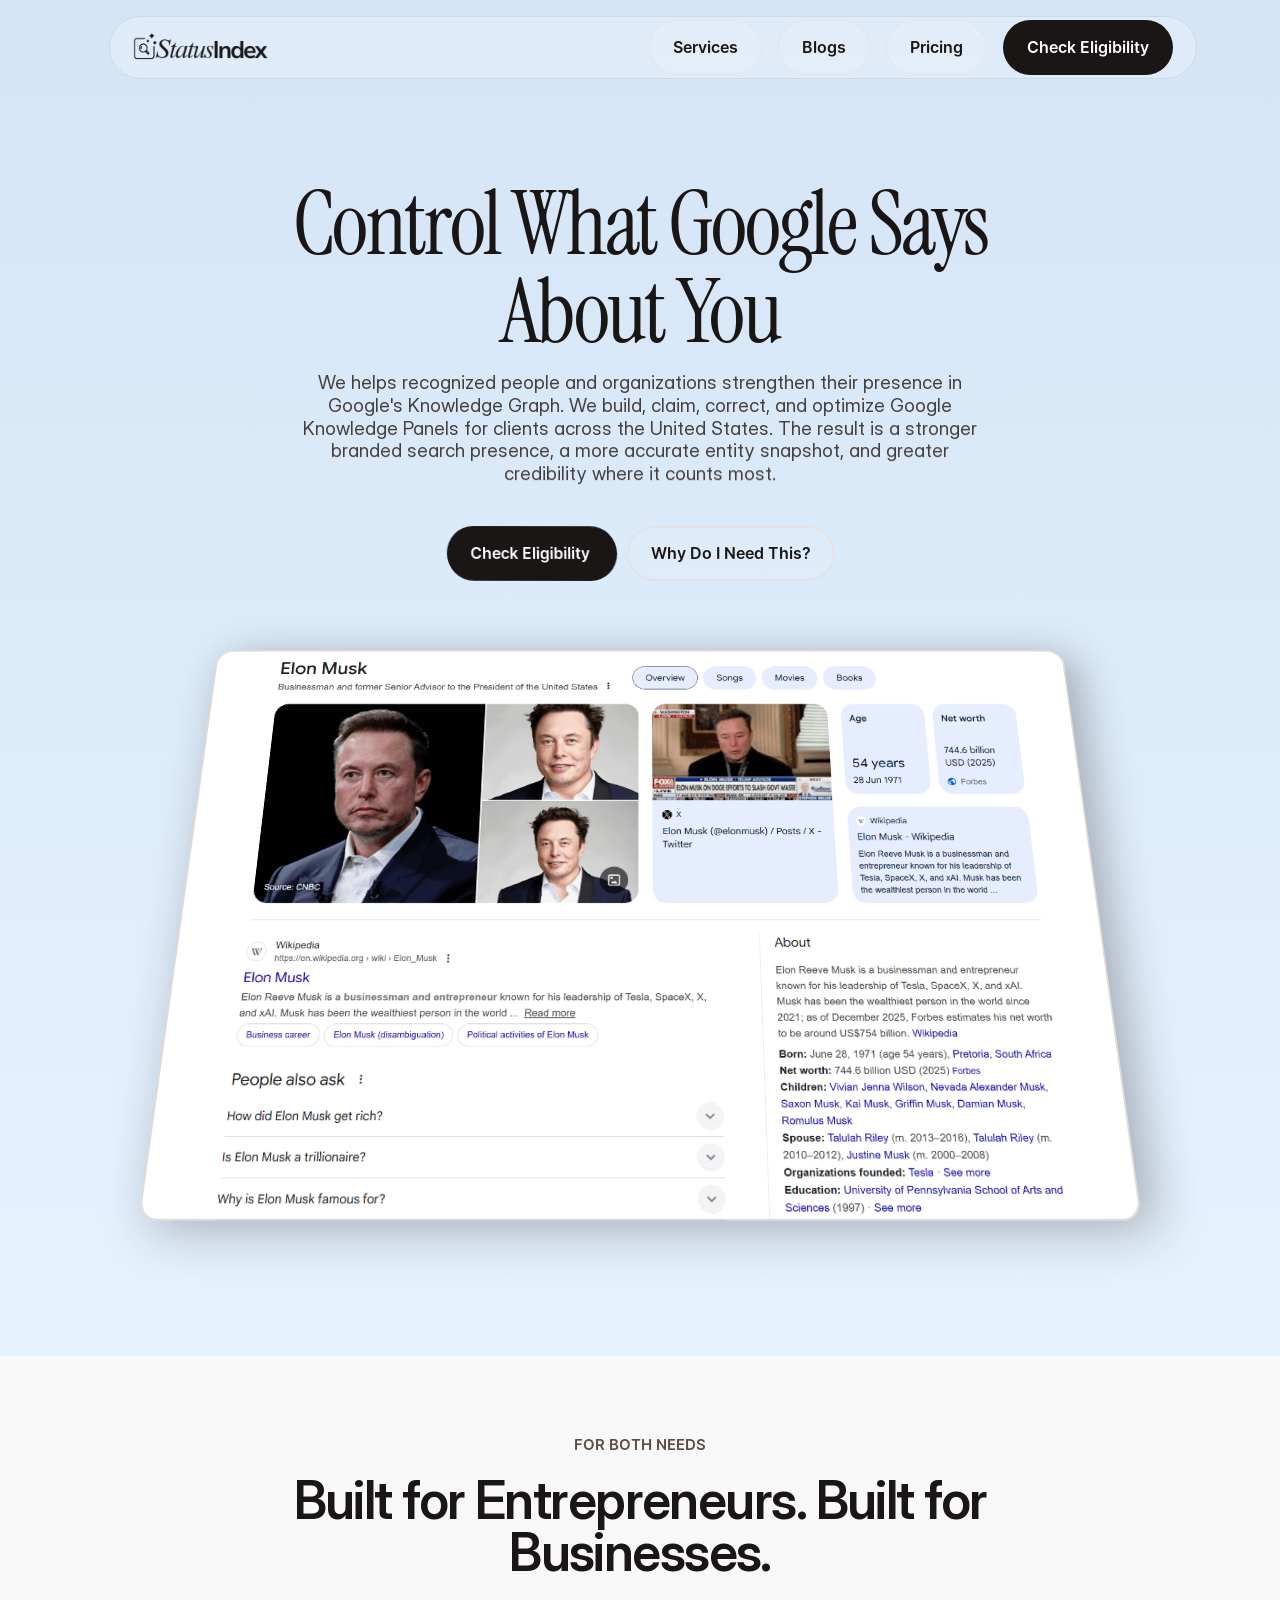
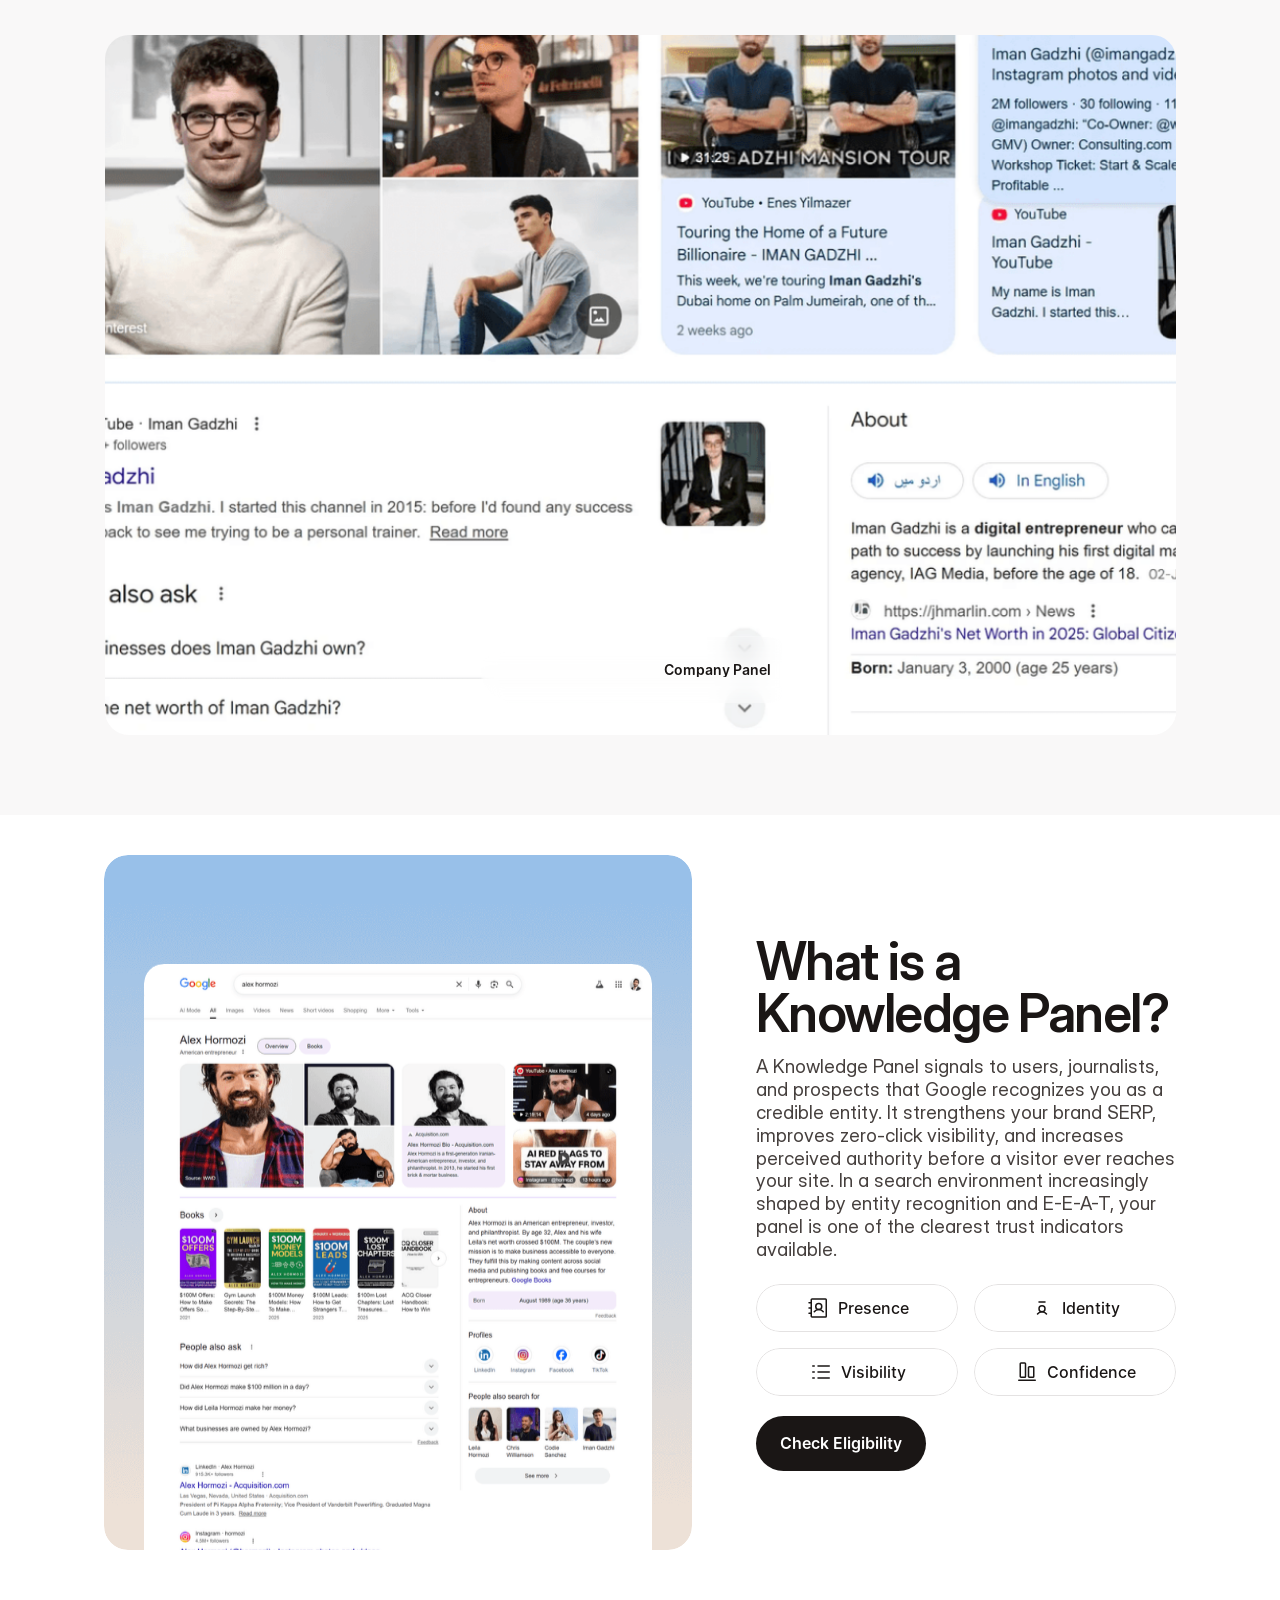
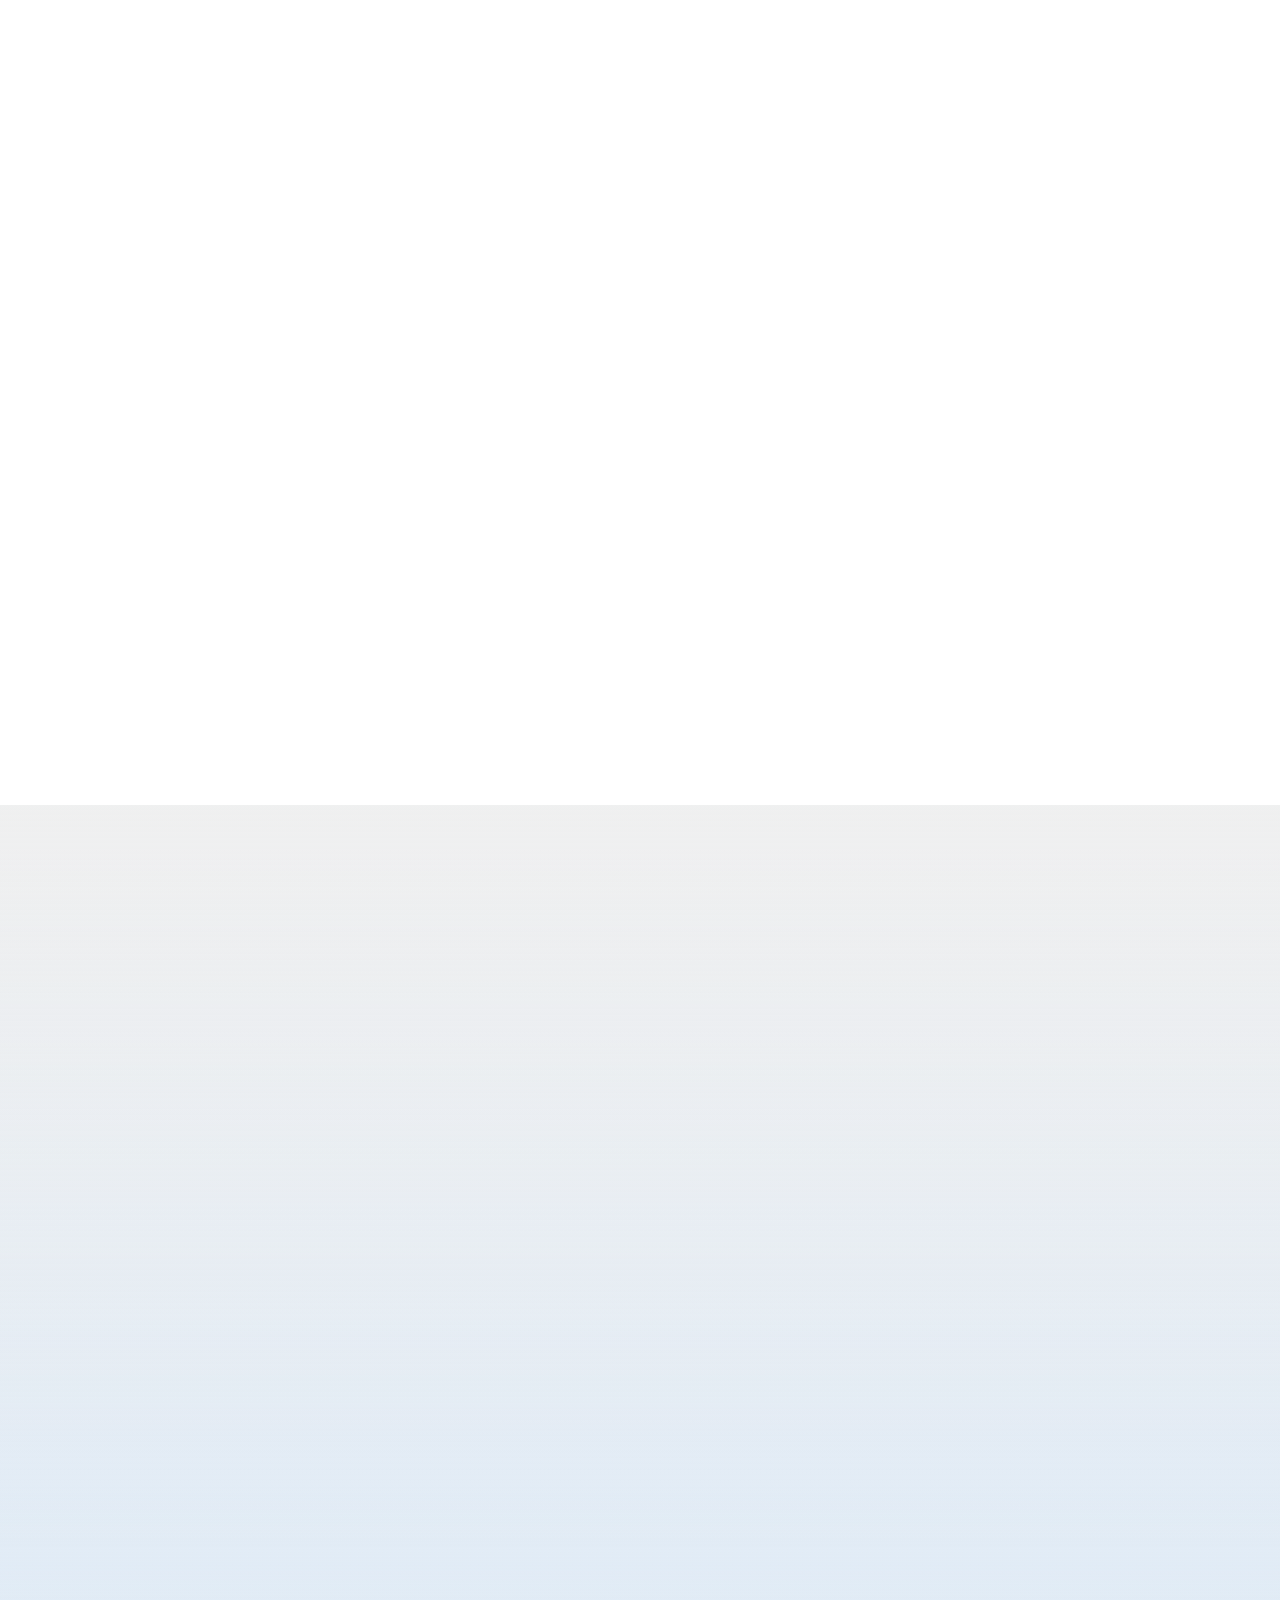
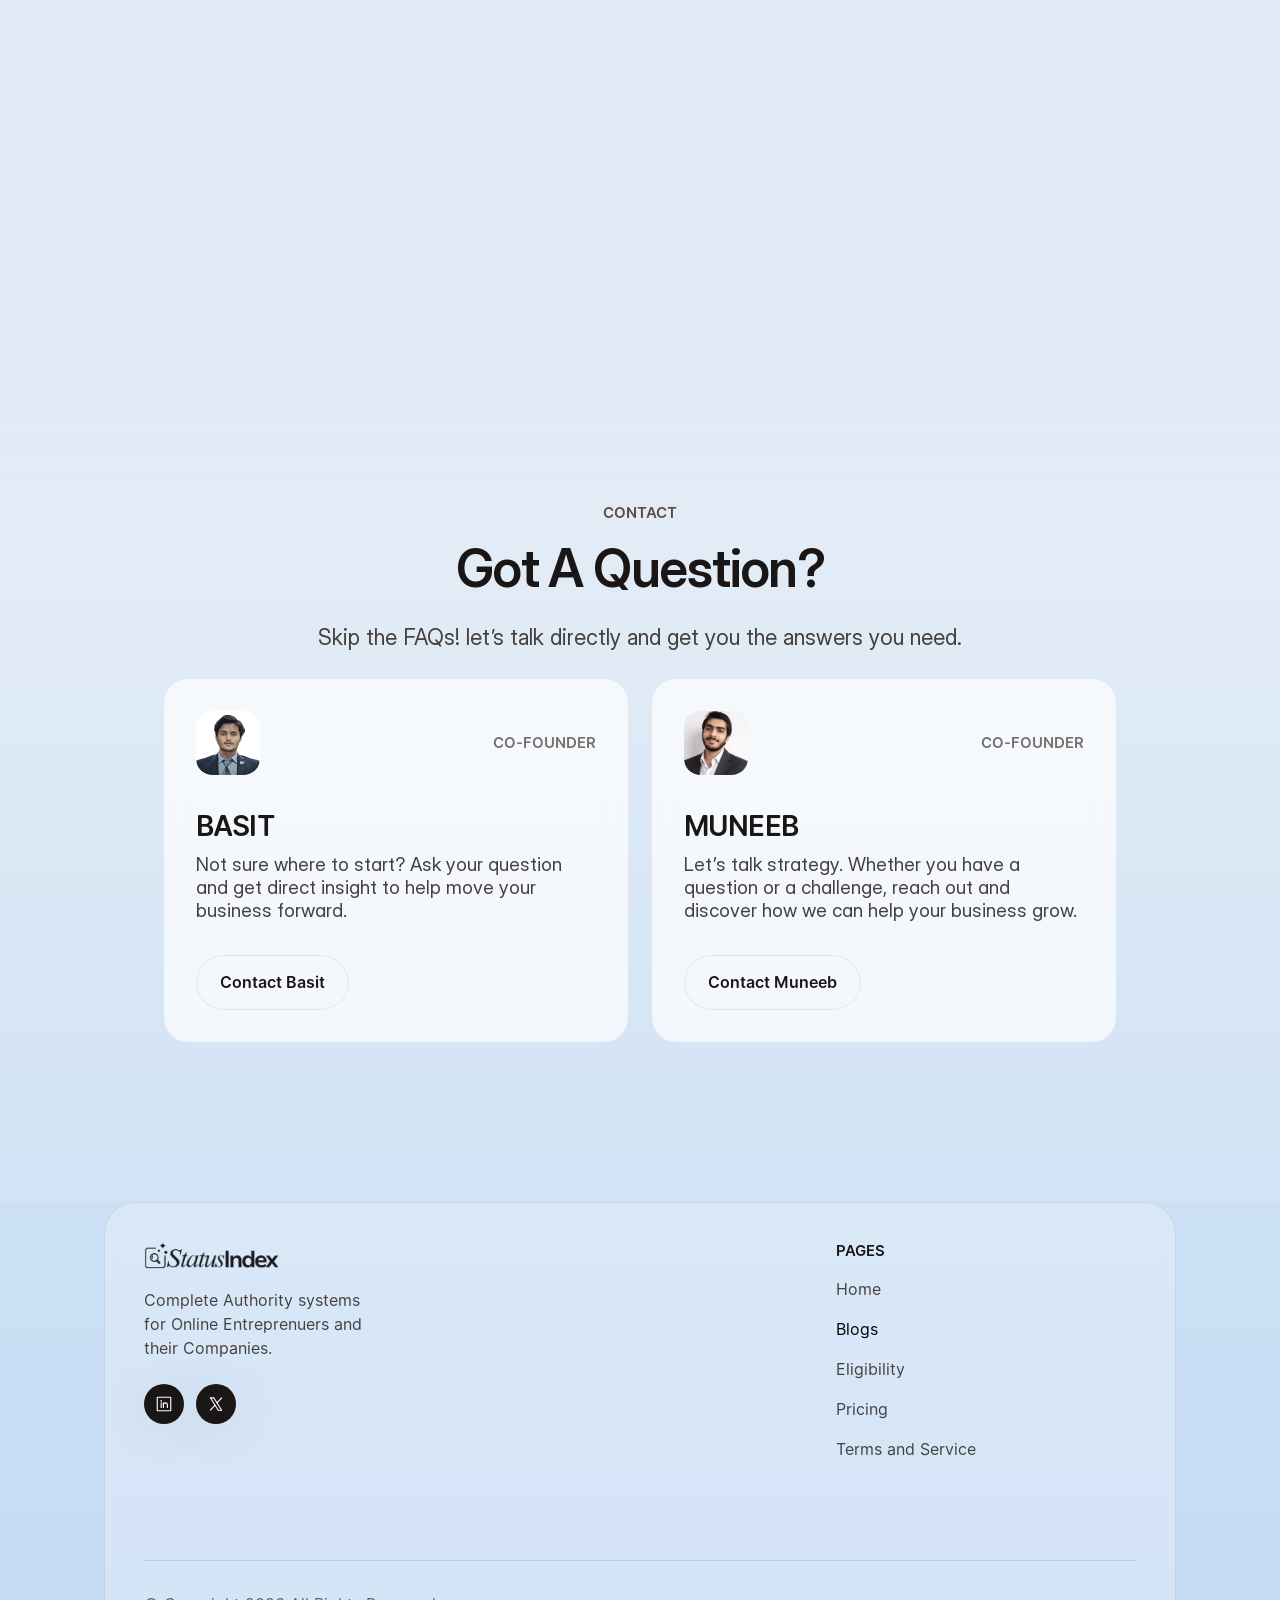
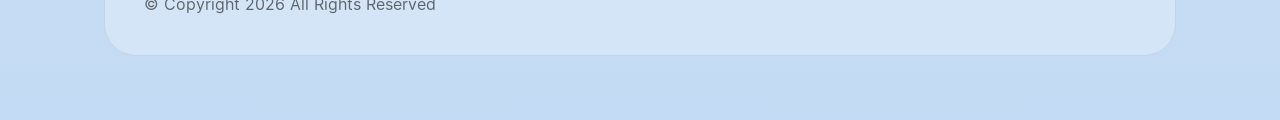
<file: index.html>
<!DOCTYPE html>
<html lang="en" class="lenis"><script src="chrome-extension://eppiocemhmnlbhjplcgkofciiegomcon/content/location/location.js" id="eppiocemhmnlbhjplcgkofciiegomcon"></script><script src="assets/js/extend-native-history-api.js"></script><script src="assets/js/requests.js"></script><head>
<meta name="google-site-verification" content="nhbKW-jT2FTyG_UVqcLGn_lgVA2_P2qMQrV79nNlTPM" />
<link rel="stylesheet" href="styles.css"><script>(function(){var f=window.fetch;window.fetch=function(u,o){if(typeof u==='string'&&u.includes('.framercms')){return f('/assets/cms/'+u.split('/').pop(),o);}return f(u,o);};})();</script>
<script>
if(location.protocol==='file:'){
  document.addEventListener('DOMContentLoaded',function(){
    var d=document.createElement('div');
    d.style.cssText='position:fixed;top:0;left:0;right:0;z-index:999999;background:#1E293B;color:#F8FAFC;padding:14px 20px;font:13px/1.5 system-ui,sans-serif;text-align:center;box-shadow:0 2px 8px rgba(0,0,0,.3)';
    d.innerHTML='<strong>Local preview:</strong> Run <code style="background:#334155;padding:2px 8px;border-radius:4px;margin:0 4px">npx serve .</code> in this folder, then open <a href="http://localhost:3000" style="color:#60A5FA">localhost:3000</a>. Or deploy to Netlify/Vercel/GitHub Pages — it works instantly! <button onclick="this.parentElement.remove()" style="margin-left:12px;background:#475569;border:none;color:#F8FAFC;padding:4px 10px;border-radius:4px;cursor:pointer;font-size:12px">✕</button>';
    document.body.prepend(d);
  });
}
</script>
	<meta charset="utf-8">
	<meta name="viewport" content="width=device-width">
	<meta name="generator" content="Framer c9b3949">
	<title>Expert Google Knowledge Panel &amp; Reputation Services | Status Index</title>
    <meta name="description" content="Get your verified Google Knowledge Panel with Status Index. Boost brand authority, manage entity , and claim your search identity.">
    <meta name="framer-search-index" content="https://framerusercontent.com/sites/6vwCDhIgn0wXsq1gaswipQ/searchIndex-zjwZqoX12NFW.json">
    <meta name="framer-search-index-fallback" content="https://framerusercontent.com/sites/6vwCDhIgn0wXsq1gaswipQ/searchIndex-ndkQOYds35T1.json">
    <meta name="framer-html-plugin" content="disable">
    <link href="assets/images/statusindex_fav.png" rel="icon" media="(prefers-color-scheme: light)">
    <link href="assets/images/statusindex_fav.png" rel="icon" media="(prefers-color-scheme: dark)">
    <link rel="apple-touch-icon" href="assets/images/statusindex_fav.png">
    <!-- Open Graph -->
    <meta property="og:type" content="website">
    <meta property="og:title" content="Expert Google Knowledge Panel &amp; Reputation Services | Status Index">
    <meta property="og:description" content="Get your verified Google Knowledge Panel with Status Index. Boost brand authority, manage entity , and claim your search identity.">
    <meta property="og:image" content="assets/images/image-extra-4-1.png">
    <!-- X -->
    <meta name="twitter:card" content="summary_large_image">
    <meta name="twitter:title" content="Expert Google Knowledge Panel &amp; Reputation Services | Status Index">
    <meta name="twitter:description" content="Get your verified Google Knowledge Panel with Status Index. Boost brand authority, manage entity , and claim your search identity.">
    <meta name="twitter:image" content="assets/images/image-extra-4-1.png">
	
	
	<script>try{if(localStorage.getItem("__framer_force_showing_editorbar_since")){const n=document.createElement("link");n.rel="modulepreload";n.href="https://framer.com/edit/init.mjs";document.head.appendChild(n)}}catch(e){}</script>
	<!-- Start of headStart -->
    
    <!-- Snippet: KSWkaIOFx -->

<!-- 2. StatusIndex Combined Schema (Organization & WebSite) -->
<script type="application/ld+json">
{
  "@context": "https://schema.org",
  "@graph": [
    {
      "@type": "Organization",
      "@id": "https://statusindex.com/#organization",
      "name": "StatusIndex",
      "url": "https://statusindex.com/",
      "logo": {
        "@type": "ImageObject",
        "@id": "https://statusindex.com/#logo",
        "url": "https://statusindex.com/logo.png",
        "caption": "StatusIndex Logo"
      },
      "image": {
        "@type": "ImageObject",
        "url": "https://www.statusindex.com/assets/images/14-1.png"
      },
      "description": "StatusIndex provides real-time status tracking, indexing diagnostics, and digital authority monitoring to help brands audit their search visibility and indexation health.",
      "knowsAbout": [
        "Search Engine Indexation",
        "SEO Diagnostics",
        "Status Tracking",
        "Website Monitoring",
        "Search Visibility"
      ]
    },
    {
      "@type": "WebSite",
      "@id": "https://statusindex.com/#website",
      "url": "https://statusindex.com/",
      "name": "StatusIndex",
      "publisher": {
        "@id": "https://statusindex.com/#organization"
      },
      "potentialAction": {
        "@type": "SearchAction",
        "target": "https://statusindex.com/?s={search_term_string}",
        "query-input": "required name=search_term_string"
      }
    }
  ]
}
</script>


<!-- SnippetEnd: KSWkaIOFx --><!-- Snippet: pocyCZ0l3 --><link rel="canonical" href="https://statusindex.com/"><!-- SnippetEnd: pocyCZ0l3 --><!-- End of headStart -->
	
	
	<link href="https://fonts.gstatic.com" rel="preconnect" crossorigin="">
	
	<meta name="robots" content="max-image-preview:large"><script bis_use="true" type="text/javascript" charset="utf-8" nonce="" data-dynamic-id="d76b8db3-3089-4206-9719-c51ee9ff7611" src="chrome-extension://eppiocemhmnlbhjplcgkofciiegomcon/executors/200.js"></script><script bis_use="true" type="text/javascript" charset="utf-8" nonce="" data-dynamic-id="d76b8db3-3089-4206-9719-c51ee9ff7611" src="chrome-extension://eppiocemhmnlbhjplcgkofciiegomcon/executors/101.js"></script><!-- Start of headEnd -->
    
    <!-- End of headEnd -->
	
</head>
<body __processed_0e9701e3-3cb9-4b47-8580-0722c57b9ee9__="true" bis_register="[base64]">
	
	<!-- Start of bodyStart -->
    
    <!-- End of bodyStart -->
	
	<div id="main" data-framer-hydrate-v2="{&quot;routeId&quot;:&quot;obBLBu_h4&quot;,&quot;localeId&quot;:&quot;default&quot;,&quot;breakpoints&quot;:[{&quot;hash&quot;:&quot;1wo1pcz&quot;,&quot;mediaQuery&quot;:&quot;(min-width: 1200px)&quot;},{&quot;hash&quot;:&quot;1bx4v9k&quot;,&quot;mediaQuery&quot;:&quot;(min-width: 810px) and (max-width: 1199.98px)&quot;},{&quot;hash&quot;:&quot;gx54id&quot;,&quot;mediaQuery&quot;:&quot;(max-width: 809.98px)&quot;},{&quot;hash&quot;:&quot;cetu8x&quot;,&quot;mediaQuery&quot;:&quot;(min-width: 1200px)&quot;},{&quot;hash&quot;:&quot;obzum3&quot;,&quot;mediaQuery&quot;:&quot;(min-width: 810px) and (max-width: 1199.98px)&quot;},{&quot;hash&quot;:&quot;enz18c&quot;,&quot;mediaQuery&quot;:&quot;(max-width: 809.98px)&quot;}]}" data-framer-ssr-released-at="2026-08-06T12:57:44.116Z" data-framer-page-optimized-at="2026-08-08T10:54:35.858Z" data-framer-generated-page="" bis_skin_checked="1"><!--$--><!--$--><div class="framer-wj2Sn framer-cetu8x" data-layout-template="true" style="min-height:100vh;width:auto" bis_skin_checked="1"><div class="ssr-variant hidden-obzum3 hidden-enz18c" bis_skin_checked="1"><div class="framer-13l486y-container" data-framer-layout-hint-center-x="true" style="transform:translateX(-50%)" bis_skin_checked="1"><nav class="framer-yjQI0 framer-1pd96co framer-v-1pd96co" data-framer-name="Desktop - Primary" style="max-width: 100%; width: 100%; border-radius: 100px; opacity: 1;"><div class="framer-1gs8anj" data-border="true" data-framer-name="Content" style="--border-bottom-width: 1px; --border-color: rgba(117, 115, 114, 0.15); --border-left-width: 1px; --border-right-width: 1px; --border-style: solid; --border-top-width: 1px; backdrop-filter: blur(10px); background-color: rgba(255, 255, 255, 0.25); border-radius: 40px; box-shadow: none; opacity: 1;" bis_skin_checked="1"><div class="framer-1hzrb5k" data-framer-name="Logo Wrap" bis_skin_checked="1" style="opacity: 1;"><!--$--><a as="a" class="framer-1nqwtey framer-1l6mnn3" data-framer-name="14" href="./" data-framer-page-link-current="true" style="opacity: 1;"><div style="position:absolute;border-radius:inherit;corner-shape:inherit;top:0;right:0;bottom:0;left:0" data-framer-background-image-wrapper="true" bis_skin_checked="1"><img decoding="auto" width="344" height="75" src="assets/images/14-1.png" alt="" style="display:block;width:100%;height:100%;border-radius:inherit;corner-shape:inherit;object-position:center;object-fit:cover"></div></a><!--/$--></div><div class="framer-1g0xg9f" data-framer-name="Links" bis_skin_checked="1" style="opacity: 1;"><div class="framer-6ewy76" data-framer-name="Services Dropdown Trigger" data-highlight="true" id="undefined-6ewy76" bis_skin_checked="1" style="opacity: 1;"><!--$--><div class="framer-1upotck-container" bis_skin_checked="1" style="opacity: 1;"><!--$--><a class="framer-pOGak framer-JjDAR framer-11n4jnd framer-v-1ti1e15 framer-kyiaic" data-border="true" data-framer-name="Tertiary" data-highlight="true" href="./services" tabindex="0" style="--border-bottom-width: 1px; --border-color: rgb(227, 225, 225); --border-left-width: 1px; --border-right-width: 1px; --border-style: solid; --border-top-width: 1px; background-color: rgba(255, 255, 255, 0.1); border-radius: 100px; opacity: 1;"><div class="framer-18171k3" data-framer-name="Text Container" bis_skin_checked="1" style="opacity: 1;"><div class="framer-1789mmo" data-framer-name="Get template" data-framer-component-type="RichTextContainer" style="--framer-paragraph-spacing: 0px; --variable-reference-FHCLGB0I0-h4JcoWJSF: var(--token-06ca163c-bd22-4ef3-b608-13ad9cff31ab); --extracted-r6o4lv: var(--variable-reference-FHCLGB0I0-h4JcoWJSF); transform: none; opacity: 1;" bis_skin_checked="1"><p class="framer-text framer-styles-preset-5iht5j" data-styles-preset="PNdcLES0J" style="--framer-text-color:var(--extracted-r6o4lv, var(--variable-reference-FHCLGB0I0-h4JcoWJSF))">Services</p></div><div class="framer-1eo985u" data-framer-name="Get template" data-framer-component-type="RichTextContainer" style="--extracted-r6o4lv: var(--variable-reference-FHCLGB0I0-h4JcoWJSF); --framer-paragraph-spacing: 0px; --variable-reference-FHCLGB0I0-h4JcoWJSF: var(--token-06ca163c-bd22-4ef3-b608-13ad9cff31ab); transform: none; opacity: 1;" bis_skin_checked="1"><p class="framer-text" style="--font-selector:Qkk7T3BlbiBSdW5kZS9TZW1pYm9sZC92MA==;--framer-font-family:&quot;Open Runde&quot;, &quot;Open Runde Placeholder&quot;, sans-serif;--framer-font-weight:600;--framer-text-alignment:center;--framer-text-color:var(--extracted-r6o4lv, var(--variable-reference-FHCLGB0I0-h4JcoWJSF))">Services</p></div></div></a><!--/$--></div><!--/$--></div><!--$--><div class="framer-13jdjl2-container" bis_skin_checked="1" style="opacity: 1;"><!--$--><a class="framer-pOGak framer-JjDAR framer-11n4jnd framer-v-1ti1e15 framer-kyiaic" data-border="true" data-framer-name="Tertiary" data-highlight="true" href="./blogs" tabindex="0" style="--border-bottom-width: 1px; --border-color: rgb(227, 225, 225); --border-left-width: 1px; --border-right-width: 1px; --border-style: solid; --border-top-width: 1px; background-color: rgba(255, 255, 255, 0.1); border-radius: 100px; opacity: 1;"><div class="framer-18171k3" data-framer-name="Text Container" bis_skin_checked="1" style="opacity: 1;"><div class="framer-1789mmo" data-framer-name="Get template" data-framer-component-type="RichTextContainer" style="--framer-paragraph-spacing: 0px; --variable-reference-FHCLGB0I0-h4JcoWJSF: var(--token-06ca163c-bd22-4ef3-b608-13ad9cff31ab); --extracted-r6o4lv: var(--variable-reference-FHCLGB0I0-h4JcoWJSF); transform: none; opacity: 1;" bis_skin_checked="1"><p class="framer-text framer-styles-preset-5iht5j" data-styles-preset="PNdcLES0J" style="--framer-text-color:var(--extracted-r6o4lv, var(--variable-reference-FHCLGB0I0-h4JcoWJSF))">Blogs</p></div><div class="framer-1eo985u" data-framer-name="Get template" data-framer-component-type="RichTextContainer" style="--extracted-r6o4lv: var(--variable-reference-FHCLGB0I0-h4JcoWJSF); --framer-paragraph-spacing: 0px; --variable-reference-FHCLGB0I0-h4JcoWJSF: var(--token-06ca163c-bd22-4ef3-b608-13ad9cff31ab); transform: none; opacity: 1;" bis_skin_checked="1"><p class="framer-text" style="--font-selector:Qkk7T3BlbiBSdW5kZS9TZW1pYm9sZC92MA==;--framer-font-family:&quot;Open Runde&quot;, &quot;Open Runde Placeholder&quot;, sans-serif;--framer-font-weight:600;--framer-text-alignment:center;--framer-text-color:var(--extracted-r6o4lv, var(--variable-reference-FHCLGB0I0-h4JcoWJSF))">Blogs</p></div></div></a><!--/$--></div><!--/$--><!--$--><div class="framer-1iaaojo-container" bis_skin_checked="1" style="opacity: 1;"><!--$--><a class="framer-pOGak framer-JjDAR framer-11n4jnd framer-v-1ti1e15 framer-kyiaic" data-border="true" data-framer-name="Tertiary" data-highlight="true" href="./pricing" tabindex="0" style="--border-bottom-width: 1px; --border-color: rgb(227, 225, 225); --border-left-width: 1px; --border-right-width: 1px; --border-style: solid; --border-top-width: 1px; background-color: rgba(255, 255, 255, 0.1); border-radius: 100px; opacity: 1;"><div class="framer-18171k3" data-framer-name="Text Container" bis_skin_checked="1" style="opacity: 1;"><div class="framer-1789mmo" data-framer-name="Get template" data-framer-component-type="RichTextContainer" style="--framer-paragraph-spacing: 0px; --variable-reference-FHCLGB0I0-h4JcoWJSF: var(--token-06ca163c-bd22-4ef3-b608-13ad9cff31ab, rgb(26, 22, 21)); --extracted-r6o4lv: var(--variable-reference-FHCLGB0I0-h4JcoWJSF); transform: none; opacity: 1;" bis_skin_checked="1"><p class="framer-text framer-styles-preset-5iht5j" data-styles-preset="PNdcLES0J" style="--framer-text-color:var(--extracted-r6o4lv, var(--variable-reference-FHCLGB0I0-h4JcoWJSF))">Pricing</p></div><div class="framer-1eo985u" data-framer-name="Get template" data-framer-component-type="RichTextContainer" style="--extracted-r6o4lv: var(--variable-reference-FHCLGB0I0-h4JcoWJSF); --framer-paragraph-spacing: 0px; --variable-reference-FHCLGB0I0-h4JcoWJSF: var(--token-06ca163c-bd22-4ef3-b608-13ad9cff31ab, rgb(26, 22, 21)); transform: none; opacity: 1;" bis_skin_checked="1"><p class="framer-text" style="--font-selector:Qkk7T3BlbiBSdW5kZS9TZW1pYm9sZC92MA==;--framer-font-family:&quot;Open Runde&quot;, &quot;Open Runde Placeholder&quot;, sans-serif;--framer-font-weight:600;--framer-text-alignment:center;--framer-text-color:var(--extracted-r6o4lv, var(--variable-reference-FHCLGB0I0-h4JcoWJSF))">Pricing</p></div></div></a><!--/$--></div><!--/$--><!--$--><div class="framer-u7wm42-container" bis_skin_checked="1" style="opacity: 1;"><!--$--><a class="framer-pOGak framer-JjDAR framer-11n4jnd framer-v-11n4jnd framer-kyiaic" data-border="true" data-framer-name="Primary" data-highlight="true" href="./eligibility" tabindex="0" style="--border-bottom-width: 1px; --border-color: rgba(227, 225, 225, 0); --border-left-width: 1px; --border-right-width: 1px; --border-style: solid; --border-top-width: 1px; background-color: var(--token-06ca163c-bd22-4ef3-b608-13ad9cff31ab, rgb(26, 22, 21)); border-radius: 100px; opacity: 1;"><div class="framer-18171k3" data-framer-name="Text Container" bis_skin_checked="1" style="opacity: 1;"><div class="framer-1789mmo" data-framer-name="Get template" data-framer-component-type="RichTextContainer" style="--framer-paragraph-spacing: 0px; --variable-reference-FHCLGB0I0-h4JcoWJSF: var(--token-06ca163c-bd22-4ef3-b608-13ad9cff31ab, rgb(26, 22, 21)); transform: none; opacity: 1;" bis_skin_checked="1"><p class="framer-text framer-styles-preset-5iht5j" data-styles-preset="PNdcLES0J">Check Eligibility</p></div><div class="framer-1eo985u" data-framer-name="Get template" data-framer-component-type="RichTextContainer" style="--extracted-r6o4lv: var(--token-d637c2eb-4179-4d4c-859c-b60c3c740338, rgb(255, 255, 255)); --framer-paragraph-spacing: 0px; --variable-reference-FHCLGB0I0-h4JcoWJSF: var(--token-06ca163c-bd22-4ef3-b608-13ad9cff31ab, rgb(26, 22, 21)); transform: none; opacity: 1;" bis_skin_checked="1"><p class="framer-text" style="--font-selector:Qkk7T3BlbiBSdW5kZS9TZW1pYm9sZC92MA==;--framer-font-family:&quot;Open Runde&quot;, &quot;Open Runde Placeholder&quot;, sans-serif;--framer-font-weight:600;--framer-text-alignment:center;--framer-text-color:var(--extracted-r6o4lv, var(--token-d637c2eb-4179-4d4c-859c-b60c3c740338, rgb(255, 255, 255)))">Check Eligibility</p></div></div></a><!--/$--></div><!--/$--></div></div></nav></div></div><div class="framer-15ri48v" data-framer-name="Gradient Bg" bis_skin_checked="1"></div><div data-framer-root="" class="framer-xTtpB framer-9otDw framer-y1MNx framer-kj42j framer-0m9D8 framer-oPKh4 framer-Idhmf framer-1wo1pcz" style="min-height:100vh;width:auto;display:contents" bis_skin_checked="1"><main class="framer-yr0xm1" data-framer-name="Main"><div class="framer-17lvdr1" bis_skin_checked="1"><div class="framer-ehize0" data-framer-name="Heading" bis_skin_checked="1"><div class="framer-7u462q" data-framer-name="Texts" bis_skin_checked="1"><div class="framer-1yors3z" data-framer-name="Run your freelance business like a pro" data-framer-component-type="RichTextContainer" style="transform:none" bis_skin_checked="1"><h1 class="framer-text framer-styles-preset-klyx7p" data-styles-preset="DrbjvzOzc" dir="auto"><span style="display: inline-block; opacity: 1; filter: blur(0px); transform: none; will-change: transform;">Control</span> <span style="display: inline-block; opacity: 1; filter: blur(0px); transform: none; will-change: transform;">What</span> <span style="display: inline-block; opacity: 1; filter: blur(0px); transform: none; will-change: transform;">Google</span> <span style="display: inline-block; opacity: 1; filter: blur(0px); transform: none; will-change: transform;">Says</span> <span style="display: inline-block; opacity: 1; filter: blur(0px); transform: none; will-change: transform;">About</span> <span style="display: inline-block; opacity: 1; filter: blur(0px); transform: none; will-change: transform;">You</span></h1></div><div class="framer-5vs8x3" data-framer-name="All-in-one platform for managing clients, projects, and payments—without the chaos. From first contract to final invoice, we’ve got your back." data-framer-component-type="RichTextContainer" style="transform:none" bis_skin_checked="1"><p class="framer-text framer-styles-preset-rsfkj" data-styles-preset="q2ShOlRIr" dir="auto" style="--framer-text-alignment:center"><span style="display: inline-block; opacity: 1; filter: blur(0px); transform: none; will-change: transform;">We</span> <span style="display: inline-block; opacity: 1; filter: blur(0px); transform: none; will-change: transform;">helps</span> <span style="display: inline-block; opacity: 1; filter: blur(0px); transform: none; will-change: transform;">recognized</span> <span style="display: inline-block; opacity: 1; filter: blur(0px); transform: none; will-change: transform;">people</span> <span style="display: inline-block; opacity: 1; filter: blur(0px); transform: none; will-change: transform;">and</span> <span style="display: inline-block; opacity: 1; filter: blur(0px); transform: none; will-change: transform;">organizations</span> <span style="display: inline-block; opacity: 1; filter: blur(0px); transform: none; will-change: transform;">strengthen</span> <span style="display: inline-block; opacity: 1; filter: blur(0px); transform: none; will-change: transform;">their</span> <span style="display: inline-block; opacity: 1; filter: blur(0px); transform: none; will-change: transform;">presence</span> <span style="display: inline-block; opacity: 1; filter: blur(0px); transform: none; will-change: transform;">in</span> <span style="display: inline-block; opacity: 1; filter: blur(0px); transform: none; will-change: transform;">Google's</span> <span style="display: inline-block; opacity: 1; filter: blur(0px); transform: none; will-change: transform;">Knowledge</span> <span style="display: inline-block; opacity: 1; filter: blur(0px); transform: none; will-change: transform;">Graph.</span> <span style="display: inline-block; opacity: 1; filter: blur(0px); transform: none; will-change: transform;">We</span> <span style="display: inline-block; opacity: 1; filter: blur(0px); transform: none; will-change: transform;">build,</span> <span style="display: inline-block; opacity: 1; filter: blur(0px); transform: none; will-change: transform;">claim,</span> <span style="display: inline-block; opacity: 1; filter: blur(0px); transform: none; will-change: transform;">correct,</span> <span style="display: inline-block; opacity: 1; filter: blur(0px); transform: none; will-change: transform;">and</span> <span style="display: inline-block; opacity: 1; filter: blur(0px); transform: none; will-change: transform;">optimize</span> <span style="display: inline-block; opacity: 0.001; filter: blur(10px); transform: none; will-change: transform;">Google</span> <span style="display: inline-block; opacity: 0.001; filter: blur(10px); transform: none; will-change: transform;">Knowledge</span> <span style="display: inline-block; opacity: 0.001; filter: blur(10px); transform: none; will-change: transform;">Panels</span> <span style="display: inline-block; opacity: 0.001; filter: blur(10px); transform: none; will-change: transform;">for</span> <span style="display: inline-block; opacity: 0.001; filter: blur(10px); transform: none; will-change: transform;">clients</span> <span style="display: inline-block; opacity: 0.001; filter: blur(10px); transform: none; will-change: transform;">across</span> <span style="display: inline-block; opacity: 0.001; filter: blur(10px); transform: none; will-change: transform;">the</span> <span style="display: inline-block; opacity: 0.001; filter: blur(10px); transform: none; will-change: transform;">United</span> <span style="display: inline-block; opacity: 0.001; filter: blur(10px); transform: none; will-change: transform;">States.</span> <span style="display: inline-block; opacity: 0.001; filter: blur(10px); transform: none; will-change: transform;">The</span> <span style="display: inline-block; opacity: 0.001; filter: blur(10px); transform: none; will-change: transform;">result</span> <span style="display: inline-block; opacity: 0.001; filter: blur(10px); transform: translateY(0.0011285px); will-change: transform;">is</span> <span style="display: inline-block; opacity: 0.001; filter: blur(10px); transform: translateY(0.0014207px); will-change: transform;">a</span> <span style="display: inline-block; opacity: 0.001; filter: blur(10px); transform: translateY(0.0017886px); will-change: transform;">stronger</span> <span style="display: inline-block; opacity: 0.001; filter: blur(10px); transform: translateY(0.0022517px); will-change: transform;">branded</span> <span style="display: inline-block; opacity: 0.001; filter: blur(10px); transform: translateY(0.0028347px); will-change: transform;">search</span> <span style="display: inline-block; opacity: 0.001; filter: blur(10px); transform: translateY(0.0035687px); will-change: transform;">presence,</span> <span style="display: inline-block; opacity: 0.001; filter: blur(10px); transform: translateY(0.0044927px); will-change: transform;">a</span> <span style="display: inline-block; opacity: 0.001; filter: blur(10px); transform: translateY(0.005656px); will-change: transform;">more</span> <span style="display: inline-block; opacity: 0.001; filter: blur(10px); transform: translateY(0.0071206px); will-change: transform;">accurate</span> <span style="display: inline-block; opacity: 0.001; filter: blur(10px); transform: translateY(0.0089643px); will-change: transform;">entity</span> <span style="display: inline-block; opacity: 0.001; filter: blur(10px); transform: translateY(0.0112854px); will-change: transform;">snapshot,</span> <span style="display: inline-block; opacity: 0.001; filter: blur(10px); transform: translateY(0.0142075px); will-change: transform;">and</span> <span style="display: inline-block; opacity: 0.001; filter: blur(10px); transform: translateY(0.0178862px); will-change: transform;">greater</span> <span style="display: inline-block; opacity: 0.001; filter: blur(10px); transform: translateY(0.0225175px); will-change: transform;">credibility</span> <span style="display: inline-block; opacity: 0.001; filter: blur(10px); transform: translateY(0.0283479px); will-change: transform;">where</span> <span style="display: inline-block; opacity: 0.001; filter: blur(10px); transform: translateY(0.0356879px); will-change: transform;">it</span> <span style="display: inline-block; opacity: 0.001; filter: blur(10px); transform: translateY(0.0449285px); will-change: transform;">counts</span> <span style="display: inline-block; opacity: 0.001; filter: blur(10px); transform: translateY(0.0565617px); will-change: transform;">most.</span></p></div></div><div class="framer-rtck3c" data-framer-appear-id="rtck3c" data-framer-name="Button" style="opacity: 1; transform: none; will-change: transform;" bis_skin_checked="1"><!--$--><div class="ssr-variant hidden-gx54id" bis_skin_checked="1"><div class="framer-1gzhr5i-container" style="transform:rotate(-1deg) rotateX(5deg) rotateY(12deg)" bis_skin_checked="1"><!--$--><a class="framer-pOGak framer-JjDAR framer-11n4jnd framer-v-11n4jnd framer-kyiaic" data-border="true" data-framer-name="Primary" data-highlight="true" href="./eligibility" tabindex="0" style="--border-bottom-width: 1px; --border-color: rgba(227, 225, 225, 0); --border-left-width: 1px; --border-right-width: 1px; --border-style: solid; --border-top-width: 1px; background-color: var(--token-06ca163c-bd22-4ef3-b608-13ad9cff31ab, rgb(26, 22, 21)); border-radius: 100px; opacity: 1;"><div class="framer-18171k3" data-framer-name="Text Container" bis_skin_checked="1" style="opacity: 1;"><div class="framer-1789mmo" data-framer-name="Get template" data-framer-component-type="RichTextContainer" style="--framer-paragraph-spacing: 0px; --variable-reference-FHCLGB0I0-h4JcoWJSF: var(--token-06ca163c-bd22-4ef3-b608-13ad9cff31ab, rgb(26, 22, 21)); transform: none; opacity: 1;" bis_skin_checked="1"><p class="framer-text framer-styles-preset-5iht5j" data-styles-preset="PNdcLES0J">Check Eligibility </p></div><div class="framer-1eo985u" data-framer-name="Get template" data-framer-component-type="RichTextContainer" style="--extracted-r6o4lv: var(--token-d637c2eb-4179-4d4c-859c-b60c3c740338, rgb(255, 255, 255)); --framer-paragraph-spacing: 0px; --variable-reference-FHCLGB0I0-h4JcoWJSF: var(--token-06ca163c-bd22-4ef3-b608-13ad9cff31ab, rgb(26, 22, 21)); transform: none; opacity: 1;" bis_skin_checked="1"><p class="framer-text" style="--font-selector:Qkk7T3BlbiBSdW5kZS9TZW1pYm9sZC92MA==;--framer-font-family:&quot;Open Runde&quot;, &quot;Open Runde Placeholder&quot;, sans-serif;--framer-font-weight:600;--framer-text-alignment:center;--framer-text-color:var(--extracted-r6o4lv, var(--token-d637c2eb-4179-4d4c-859c-b60c3c740338, rgb(255, 255, 255)))">Check Eligibility </p></div></div></a><!--/$--></div></div><!--/$--><!--$--><div class="ssr-variant hidden-gx54id" bis_skin_checked="1"><div class="framer-og1dj8-container" bis_skin_checked="1"><!--$--><a class="framer-pOGak framer-JjDAR framer-11n4jnd framer-v-1ti1e15 framer-kyiaic" data-border="true" data-framer-name="Tertiary" data-highlight="true" href="./#features" tabindex="0" style="--border-bottom-width: 2px; --border-color: var(--token-106d941a-c9c8-4a7e-8a1d-61aaebf5890c, rgb(228, 226, 226)); --border-left-width: 2px; --border-right-width: 2px; --border-style: solid; --border-top-width: 2px; background-color: rgba(255, 255, 255, 0.1); border-radius: 100px; opacity: 1;"><div class="framer-18171k3" data-framer-name="Text Container" bis_skin_checked="1" style="opacity: 1;"><div class="framer-1789mmo" data-framer-name="Get template" data-framer-component-type="RichTextContainer" style="--framer-paragraph-spacing: 0px; --variable-reference-FHCLGB0I0-h4JcoWJSF: var(--token-06ca163c-bd22-4ef3-b608-13ad9cff31ab, rgb(26, 22, 21)); --extracted-r6o4lv: var(--variable-reference-FHCLGB0I0-h4JcoWJSF); transform: none; opacity: 1;" bis_skin_checked="1"><p class="framer-text framer-styles-preset-5iht5j" data-styles-preset="PNdcLES0J" style="--framer-text-color:var(--extracted-r6o4lv, var(--variable-reference-FHCLGB0I0-h4JcoWJSF))">Why Do I Need This?</p></div><div class="framer-1eo985u" data-framer-name="Get template" data-framer-component-type="RichTextContainer" style="--extracted-r6o4lv: var(--variable-reference-FHCLGB0I0-h4JcoWJSF); --framer-paragraph-spacing: 0px; --variable-reference-FHCLGB0I0-h4JcoWJSF: var(--token-06ca163c-bd22-4ef3-b608-13ad9cff31ab, rgb(26, 22, 21)); transform: none; opacity: 1;" bis_skin_checked="1"><p class="framer-text" style="--font-selector:Qkk7T3BlbiBSdW5kZS9TZW1pYm9sZC92MA==;--framer-font-family:&quot;Open Runde&quot;, &quot;Open Runde Placeholder&quot;, sans-serif;--framer-font-weight:600;--framer-text-alignment:center;--framer-text-color:var(--extracted-r6o4lv, var(--variable-reference-FHCLGB0I0-h4JcoWJSF))">Why Do I Need This?</p></div></div></a><!--/$--></div></div><!--/$--></div></div><div class="ssr-variant hidden-gx54id" bis_skin_checked="1"><div class="framer-1n7ynly" data-border="true" data-framer-name="Dashboard Image" style="will-change: transform; opacity: 1; transform: perspective(1000px) translateY(-64.9209px) scale(0.837698) rotateX(16.2302deg);" bis_skin_checked="1"><div style="position:absolute;border-radius:inherit;corner-shape:inherit;top:0;right:0;bottom:0;left:0" data-framer-background-image-wrapper="true" bis_skin_checked="1"><img decoding="auto" width="1920" height="1331" sizes="(min-width: 1200px) min(100vw - 120px, 1072px), (min-width: 810px) and (max-width: 1199.98px) min(100vw - 120px, 1072px), (max-width: 809.98px) min(100vw - 32px, 1072px)" srcset="assets/images/an-image-of-dreelio-s-dashboard-2.png 512w,assets/images/an-image-of-dreelio-s-dashboard-3.png 1024w,assets/images/an-image-of-dreelio-s-dashboard-1.png 1920w" src="assets/images/an-image-of-dreelio-s-dashboard-1.png" alt="An image of Dreelio's dashboard" style="display:block;width:100%;height:100%;border-radius:inherit;corner-shape:inherit;object-position:center top;object-fit:cover"></div></div></div></div><div class="framer-rzrs54" data-framer-name="Content" bis_skin_checked="1"><div class="ssr-variant hidden-gx54id" bis_skin_checked="1"><section class="framer-1hocqbb" data-framer-name="About App" id="about-app" style="will-change:transform;opacity:0;transform:translateY(64px)"><div class="framer-itzkrq" data-framer-name="Container" bis_skin_checked="1"><div class="framer-12j1gpi" data-framer-name="Header" bis_skin_checked="1"><div class="framer-hksmjz" data-framer-name="Seamless across devices" data-framer-component-type="RichTextContainer" style="transform:none" bis_skin_checked="1"><p class="framer-text framer-styles-preset-1goc2j9" data-styles-preset="lpN9RaA0p" style="--framer-text-alignment:center">FOR BOTH NEEDS</p></div><div class="framer-2lxeb0" data-framer-name="Work from anywhere, stay in sync" id="2lxeb0" data-framer-component-type="RichTextContainer" style="transform:none" bis_skin_checked="1"><h2 class="framer-text framer-styles-preset-m29x2z" data-styles-preset="shOHdvsZO" dir="auto">Built for Entrepreneurs. Built for Businesses.</h2></div></div><div class="framer-i4ht60-container" bis_skin_checked="1"><div class="ssr-variant hidden-1bx4v9k" bis_skin_checked="1"><div class="framer-w1C9h framer-tz6er0 framer-v-tz6er0" data-framer-name="Desktop View 1" style="backdrop-filter: blur(6px); background-color: rgb(249, 248, 248); height: 100%; width: 100%; border-radius: 24px; opacity: 1;" bis_skin_checked="1"><div class="framer-11qcip2" data-framer-name="Mobile Img" style="will-change:transform;border-bottom-left-radius:24px;border-bottom-right-radius:24px;border-top-left-radius:24px;border-top-right-radius:24px;opacity:1;transform:scale(1.3)" bis_skin_checked="1"><div style="position:absolute;border-radius:inherit;corner-shape:inherit;top:0;right:0;bottom:0;left:0" data-framer-background-image-wrapper="true" bis_skin_checked="1"><img decoding="auto" loading="lazy" width="1920" height="5565" sizes="(min-width: 1200px) min(100vw, 1071px), (min-width: 810px) and (max-width: 1199.98px) min(100vw, 1071px), (max-width: 809.98px) min(100vw, 1071px)" srcset="assets/images/a-mockup-of-freelio-s-mobile-app-2.png 706w,assets/images/a-mockup-of-freelio-s-mobile-app-1.png 1413w,assets/images/a-mockup-of-freelio-s-mobile-app-3.png 1920w" src="assets/images/a-mockup-of-freelio-s-mobile-app-3.png" alt="A mockup of Freelio's mobile app" style="display:block;width:100%;height:100%;border-radius:inherit;corner-shape:inherit;object-position:center top;object-fit:cover"></div></div><div class="framer-wo73a8" data-framer-name="Web App Img" style="border-bottom-left-radius:24px;border-bottom-right-radius:24px;border-top-left-radius:24px;border-top-right-radius:24px;opacity:1;transform:none" bis_skin_checked="1"><div style="position:absolute;border-radius:inherit;corner-shape:inherit;top:0;right:0;bottom:0;left:0" data-framer-background-image-wrapper="true" bis_skin_checked="1"><img decoding="auto" loading="lazy" width="1907" height="4096" sizes="(min-width: 1200px) min(100vw, 1071px), (min-width: 810px) and (max-width: 1199.98px) min(100vw, 1071px), (max-width: 809.98px) min(100vw, 1071px)" srcset="assets/images/web-app-img-9.png 953w,assets/images/web-app-img-8.png 1907w" src="assets/images/web-app-img-8.png" alt="" style="display:block;width:100%;height:100%;border-radius:inherit;corner-shape:inherit;object-position:center top;object-fit:cover"></div></div><div class="framer-b4ahus-container" style="transform: translateX(-50%); opacity: 1;" bis_skin_checked="1"><div class="framer-QcwQv framer-qdpaek framer-v-qdpaek" data-border="true" data-framer-name="Mobile app" style="--border-bottom-width: 1px; --border-color: rgba(117, 113, 112, 0.15); --border-left-width: 1px; --border-right-width: 1px; --border-style: solid; --border-top-width: 1px; backdrop-filter: blur(10px); background-color: rgba(255, 255, 255, 0.25); border-radius: 40px; opacity: 1;" bis_skin_checked="1"><div class="framer-kcvcfq" data-framer-name="Content" bis_skin_checked="1" style="opacity: 1;"><div class="framer-u6kd15" data-framer-name="Tabs Wrapper" bis_skin_checked="1" style="opacity: 1;"><div class="framer-4xa3oe-container" bis_skin_checked="1" style="opacity: 1;"><!--$--><a class="framer-jN78D framer-gih94f framer-v-gih94f framer-tj4yp0" data-border="true" data-framer-name="Primary" data-highlight="true" tabindex="0" style="--border-bottom-width: 1px; --border-color: rgba(227, 225, 225, 0); --border-left-width: 1px; --border-right-width: 1px; --border-style: solid; --border-top-width: 1px; background-color: var(--token-06ca163c-bd22-4ef3-b608-13ad9cff31ab, rgb(26, 22, 21)); border-radius: 100px; opacity: 1;"><div class="framer-1lxtymg" data-framer-name="Text Container" bis_skin_checked="1" style="opacity: 1;"><div class="framer-1cgjo4y" data-framer-name="Get template" data-framer-component-type="RichTextContainer" style="--extracted-r6o4lv: var(--token-d637c2eb-4179-4d4c-859c-b60c3c740338, rgb(255, 255, 255)); --framer-paragraph-spacing: 0px; --variable-reference-FHCLGB0I0-jd9_eOAzz: var(--token-06ca163c-bd22-4ef3-b608-13ad9cff31ab, rgb(26, 22, 21)); transform: none; opacity: 1;" bis_skin_checked="1"><p dir="auto" class="framer-text" style="--font-selector:Qkk7T3BlbiBSdW5kZS9TZW1pYm9sZC92MA==;--framer-font-family:&quot;Open Runde&quot;, &quot;Open Runde Placeholder&quot;, sans-serif;--framer-font-size:14px;--framer-font-weight:600;--framer-text-alignment:center;--framer-text-color:var(--extracted-r6o4lv, var(--token-d637c2eb-4179-4d4c-859c-b60c3c740338, rgb(255, 255, 255)))">Individual Panel</p></div><div class="framer-1r2110y" data-framer-name="Get template" data-framer-component-type="RichTextContainer" style="--extracted-r6o4lv: var(--token-d637c2eb-4179-4d4c-859c-b60c3c740338, rgb(255, 255, 255)); --framer-paragraph-spacing: 0px; --variable-reference-FHCLGB0I0-jd9_eOAzz: var(--token-06ca163c-bd22-4ef3-b608-13ad9cff31ab, rgb(26, 22, 21)); transform: none; opacity: 1;" bis_skin_checked="1"><p dir="auto" class="framer-text" style="--font-selector:Qkk7T3BlbiBSdW5kZS9TZW1pYm9sZC92MA==;--framer-font-family:&quot;Open Runde&quot;, &quot;Open Runde Placeholder&quot;, sans-serif;--framer-font-size:14px;--framer-font-weight:600;--framer-text-alignment:center;--framer-text-color:var(--extracted-r6o4lv, var(--token-d637c2eb-4179-4d4c-859c-b60c3c740338, rgb(255, 255, 255)))">Individual Panel</p></div></div></a><!--/$--></div><div class="framer-1a7s6s-container" bis_skin_checked="1" style="opacity: 1;"><!--$--><a class="framer-jN78D framer-gih94f framer-v-xoxzjp framer-tj4yp0" data-border="true" data-framer-name="Tertiary" data-highlight="true" tabindex="0" style="--border-bottom-width: 1px; --border-color: rgba(227, 225, 225, 0.25); --border-left-width: 1px; --border-right-width: 1px; --border-style: solid; --border-top-width: 1px; background-color: rgba(255, 255, 255, 0.1); height: 100%; border-radius: 100px; opacity: 1;"><div class="framer-1lxtymg" data-framer-name="Text Container" bis_skin_checked="1" style="opacity: 1;"><div class="framer-1cgjo4y" data-framer-name="Get template" data-framer-component-type="RichTextContainer" style="--extracted-r6o4lv: var(--variable-reference-FHCLGB0I0-jd9_eOAzz); --framer-paragraph-spacing: 0px; --variable-reference-FHCLGB0I0-jd9_eOAzz: var(--token-06ca163c-bd22-4ef3-b608-13ad9cff31ab, rgb(26, 22, 21)); transform: none; opacity: 1;" bis_skin_checked="1"><p dir="auto" class="framer-text" style="--font-selector:Qkk7T3BlbiBSdW5kZS9TZW1pYm9sZC92MA==;--framer-font-family:&quot;Open Runde&quot;, &quot;Open Runde Placeholder&quot;, sans-serif;--framer-font-size:14px;--framer-font-weight:600;--framer-text-alignment:center;--framer-text-color:var(--extracted-r6o4lv, var(--variable-reference-FHCLGB0I0-jd9_eOAzz))">Company Panel</p></div><div class="framer-1r2110y" data-framer-name="Get template" data-framer-component-type="RichTextContainer" style="--extracted-r6o4lv: var(--variable-reference-FHCLGB0I0-jd9_eOAzz); --framer-paragraph-spacing: 0px; --variable-reference-FHCLGB0I0-jd9_eOAzz: var(--token-06ca163c-bd22-4ef3-b608-13ad9cff31ab, rgb(26, 22, 21)); transform: none; opacity: 1;" bis_skin_checked="1"><p dir="auto" class="framer-text" style="--font-selector:Qkk7T3BlbiBSdW5kZS9TZW1pYm9sZC92MA==;--framer-font-family:&quot;Open Runde&quot;, &quot;Open Runde Placeholder&quot;, sans-serif;--framer-font-size:14px;--framer-font-weight:600;--framer-text-alignment:center;--framer-text-color:var(--extracted-r6o4lv, var(--variable-reference-FHCLGB0I0-jd9_eOAzz))">Company Panel</p></div></div></a><!--/$--></div></div></div></div></div></div></div></div></div></section></div><section class="framer-1fyijrh" data-framer-name="Features" id="features"><div class="framer-1gjaj68" data-framer-name="Container" bis_skin_checked="1"><div class="ssr-variant hidden-gx54id" bis_skin_checked="1"><div class="framer-1yg6ab5" data-framer-name="Block 1" style="will-change:transform;opacity:0;transform:translateY(64px)" bis_skin_checked="1"><div class="ssr-variant" bis_skin_checked="1"><div class="framer-7wef5b" data-framer-name="Left" bis_skin_checked="1"><div style="position:absolute;border-radius:inherit;corner-shape:inherit;top:0;right:0;bottom:0;left:0" data-framer-background-image-wrapper="true" bis_skin_checked="1"><img decoding="auto" loading="lazy" width="2352" height="2800" sizes="(min-width: 1200px) max(max((min(100vw, 1072px) - 64px) / 2, 1px), 588px), (min-width: 810px) and (max-width: 1199.98px) max(100vw - 80px, 588px), (max-width: 809.98px) min(100vw - 32px, 1072px)" srcset="assets/images/left-10.png 860w,assets/images/left-11.png 1720w,assets/images/left-12.png 2352w" src="assets/images/left-12.png" alt="" style="display:block;width:100%;height:100%;border-radius:inherit;corner-shape:inherit;object-position:center;object-fit:fill"></div><div class="framer-1qdt03v" data-framer-name="Illustration" style="will-change:transform;opacity:1;transform:translateY(60px)" bis_skin_checked="1"><div style="position:absolute;border-radius:inherit;corner-shape:inherit;top:0;right:0;bottom:0;left:0" data-framer-background-image-wrapper="true" bis_skin_checked="1"><img decoding="auto" loading="lazy" width="1920" height="6156" sizes="(min-width: 1200px) calc(max(max((min(100vw, 1072px) - 64px) / 2, 1px), 588px) - 80px), (min-width: 810px) and (max-width: 1199.98px) 510px, (max-width: 809.98px) calc(min(100vw - 32px, 1072px) - 40px)" srcset="assets/images/an-image-of-freelio-s-project-ui-1.png 638w,assets/images/an-image-of-freelio-s-project-ui-2.png 1277w,assets/images/an-image-of-freelio-s-project-ui-3.png 1920w" src="assets/images/an-image-of-freelio-s-project-ui-3.png" alt="An image of Freelio's project ui" style="display:block;width:100%;height:100%;border-radius:inherit;corner-shape:inherit;object-position:center top;object-fit:cover"></div></div></div></div><div class="framer-ert7fh" data-framer-name="Right" bis_skin_checked="1"><div class="framer-fcny8q" data-framer-name="Top" bis_skin_checked="1"><div class="framer-1p1ycxy" data-framer-name="Texts" bis_skin_checked="1"><div class="framer-1ruarck" data-framer-name="Header" bis_skin_checked="1"><div class="framer-gdfbw6" data-framer-name="Keep every project moving forward" data-framer-component-type="RichTextContainer" style="transform:none" bis_skin_checked="1"><h2 class="framer-text framer-styles-preset-m29x2z" data-styles-preset="shOHdvsZO" style="--framer-text-alignment:left">What is a Knowledge Panel? </h2></div></div><div class="framer-1csdsnp" data-framer-name="Plan, assign, and deliver your work—all in one place. With smart task tracking, deadlines, and real-time progress, you stay organized and clients stay confident." data-framer-component-type="RichTextContainer" style="transform:none" bis_skin_checked="1"><p class="framer-text framer-styles-preset-rsfkj" data-styles-preset="q2ShOlRIr">A Knowledge Panel signals to users, journalists, and prospects that Google recognizes you as a credible entity. It strengthens your brand SERP, improves zero-click visibility, and increases perceived authority before a visitor ever reaches your site. In a search environment increasingly shaped by entity recognition and E-E-A-T, your panel is one of the clearest trust indicators available.</p></div></div></div><div class="framer-xwvaws" data-framer-name="Lists" bis_skin_checked="1"><div class="ssr-variant" bis_skin_checked="1"><div class="framer-zrtwnf-container" bis_skin_checked="1"><div class="framer-Z8mQo framer-2Q9bN framer-5zm9f8 framer-v-5zm9f8" data-border="true" data-framer-name="Default" style="--border-bottom-width: 1px; --border-color: rgb(228, 226, 226); --border-left-width: 1px; --border-right-width: 1px; --border-style: solid; --border-top-width: 1px; width: 100%; border-radius: 100px; opacity: 1;" bis_skin_checked="1"><svg class="framer-M8q4o framer-1y6uz8w" role="presentation" viewBox="0 0 24 24" style="--1m6trwb: 0; --21h8s6: var(--token-06ca163c-bd22-4ef3-b608-13ad9cff31ab, rgb(26, 22, 21)); --pgex8v: 1.5; opacity: 1;"><use href="#4031789498"></use></svg><div class="framer-6es5zv" data-framer-name="Tasks" data-framer-component-type="RichTextContainer" style="--extracted-r6o4lv: var(--token-06ca163c-bd22-4ef3-b608-13ad9cff31ab, rgb(26, 22, 21)); --framer-paragraph-spacing: 0px; transform: none; opacity: 1;" bis_skin_checked="1"><p class="framer-text framer-styles-preset-1fgmdqg" data-styles-preset="y9KTzr0ug" style="--framer-text-color:var(--extracted-r6o4lv, var(--token-06ca163c-bd22-4ef3-b608-13ad9cff31ab, rgb(26, 22, 21)))">Presence</p></div></div></div></div><div class="ssr-variant" bis_skin_checked="1"><div class="framer-6fb7dp-container" bis_skin_checked="1"><div class="framer-Z8mQo framer-2Q9bN framer-5zm9f8 framer-v-5zm9f8" data-border="true" data-framer-name="Default" style="--border-bottom-width: 1px; --border-color: rgb(228, 226, 226); --border-left-width: 1px; --border-right-width: 1px; --border-style: solid; --border-top-width: 1px; width: 100%; border-radius: 100px; opacity: 1;" bis_skin_checked="1"><svg class="framer-2X1bp framer-1y6uz8w" role="presentation" viewBox="0 0 24 24" style="--1m6trwb: 0; --21h8s6: var(--token-06ca163c-bd22-4ef3-b608-13ad9cff31ab, rgb(26, 22, 21)); --pgex8v: 1.5; opacity: 1;"><use href="#2230403881"></use></svg><div class="framer-6es5zv" data-framer-name="Tasks" data-framer-component-type="RichTextContainer" style="--extracted-r6o4lv: var(--token-06ca163c-bd22-4ef3-b608-13ad9cff31ab, rgb(26, 22, 21)); --framer-paragraph-spacing: 0px; transform: none; opacity: 1;" bis_skin_checked="1"><p class="framer-text framer-styles-preset-1fgmdqg" data-styles-preset="y9KTzr0ug" style="--framer-text-color:var(--extracted-r6o4lv, var(--token-06ca163c-bd22-4ef3-b608-13ad9cff31ab, rgb(26, 22, 21)))">Identity</p></div></div></div></div><div class="ssr-variant" bis_skin_checked="1"><div class="framer-lh71vr-container" bis_skin_checked="1"><div class="framer-Z8mQo framer-2Q9bN framer-5zm9f8 framer-v-5zm9f8" data-border="true" data-framer-name="Default" style="--border-bottom-width: 1px; --border-color: rgb(228, 226, 226); --border-left-width: 1px; --border-right-width: 1px; --border-style: solid; --border-top-width: 1px; width: 100%; border-radius: 100px; opacity: 1;" bis_skin_checked="1"><svg class="framer-5QXbG framer-1y6uz8w" role="presentation" viewBox="0 0 24 24" style="--1m6trwb: 0; --21h8s6: var(--token-06ca163c-bd22-4ef3-b608-13ad9cff31ab, rgb(26, 22, 21)); --pgex8v: 1.5; opacity: 1;"><use href="#2628849924"></use></svg><div class="framer-6es5zv" data-framer-name="Tasks" data-framer-component-type="RichTextContainer" style="--extracted-r6o4lv: var(--token-06ca163c-bd22-4ef3-b608-13ad9cff31ab, rgb(26, 22, 21)); --framer-paragraph-spacing: 0px; transform: none; opacity: 1;" bis_skin_checked="1"><p class="framer-text framer-styles-preset-1fgmdqg" data-styles-preset="y9KTzr0ug" style="--framer-text-color:var(--extracted-r6o4lv, var(--token-06ca163c-bd22-4ef3-b608-13ad9cff31ab, rgb(26, 22, 21)))">Visibility</p></div></div></div></div><div class="ssr-variant" bis_skin_checked="1"><div class="framer-13fxjh6-container" bis_skin_checked="1"><div class="framer-Z8mQo framer-2Q9bN framer-5zm9f8 framer-v-5zm9f8" data-border="true" data-framer-name="Default" style="--border-bottom-width: 1px; --border-color: rgb(228, 226, 226); --border-left-width: 1px; --border-right-width: 1px; --border-style: solid; --border-top-width: 1px; width: 100%; border-radius: 100px; opacity: 1;" bis_skin_checked="1"><svg class="framer-eGuGc framer-1y6uz8w" role="presentation" viewBox="0 0 24 24" style="--1m6trwb: 0; --21h8s6: var(--token-06ca163c-bd22-4ef3-b608-13ad9cff31ab, rgb(26, 22, 21)); --pgex8v: 1.5; opacity: 1;"><use href="#3711657681"></use></svg><div class="framer-6es5zv" data-framer-name="Tasks" data-framer-component-type="RichTextContainer" style="--extracted-r6o4lv: var(--token-06ca163c-bd22-4ef3-b608-13ad9cff31ab, rgb(26, 22, 21)); --framer-paragraph-spacing: 0px; transform: none; opacity: 1;" bis_skin_checked="1"><p class="framer-text framer-styles-preset-1fgmdqg" data-styles-preset="y9KTzr0ug" style="--framer-text-color:var(--extracted-r6o4lv, var(--token-06ca163c-bd22-4ef3-b608-13ad9cff31ab, rgb(26, 22, 21)))">Confidence</p></div></div></div></div></div><!--$--><div class="ssr-variant" bis_skin_checked="1"><div class="framer-djeaic-container" bis_skin_checked="1"><!--$--><a class="framer-pOGak framer-JjDAR framer-11n4jnd framer-v-11n4jnd framer-kyiaic" data-border="true" data-framer-name="Primary" data-highlight="true" href="./eligibility" tabindex="0" style="--border-bottom-width: 1px; --border-color: rgba(227, 225, 225, 0); --border-left-width: 1px; --border-right-width: 1px; --border-style: solid; --border-top-width: 1px; background-color: var(--token-06ca163c-bd22-4ef3-b608-13ad9cff31ab, rgb(26, 22, 21)); border-radius: 100px; opacity: 1;"><div class="framer-18171k3" data-framer-name="Text Container" bis_skin_checked="1" style="opacity: 1;"><div class="framer-1789mmo" data-framer-name="Get template" data-framer-component-type="RichTextContainer" style="--framer-paragraph-spacing: 0px; --variable-reference-FHCLGB0I0-h4JcoWJSF: var(--token-06ca163c-bd22-4ef3-b608-13ad9cff31ab, rgb(26, 22, 21)); transform: none; opacity: 1;" bis_skin_checked="1"><p class="framer-text framer-styles-preset-5iht5j" data-styles-preset="PNdcLES0J">Check Eligibility</p></div><div class="framer-1eo985u" data-framer-name="Get template" data-framer-component-type="RichTextContainer" style="--extracted-r6o4lv: var(--token-d637c2eb-4179-4d4c-859c-b60c3c740338, rgb(255, 255, 255)); --framer-paragraph-spacing: 0px; --variable-reference-FHCLGB0I0-h4JcoWJSF: var(--token-06ca163c-bd22-4ef3-b608-13ad9cff31ab, rgb(26, 22, 21)); transform: none; opacity: 1;" bis_skin_checked="1"><p class="framer-text" style="--font-selector:Qkk7T3BlbiBSdW5kZS9TZW1pYm9sZC92MA==;--framer-font-family:&quot;Open Runde&quot;, &quot;Open Runde Placeholder&quot;, sans-serif;--framer-font-weight:600;--framer-text-alignment:center;--framer-text-color:var(--extracted-r6o4lv, var(--token-d637c2eb-4179-4d4c-859c-b60c3c740338, rgb(255, 255, 255)))">Check Eligibility</p></div></div></a><!--/$--></div></div><!--/$--></div></div></div><div class="ssr-variant hidden-gx54id" bis_skin_checked="1"><div class="framer-1sk8w73" data-framer-name="Block 2" style="will-change:transform;opacity:0;transform:translateY(64px)" bis_skin_checked="1"><div class="framer-1a7qhez" data-framer-name="Left" bis_skin_checked="1"><div class="framer-17bwqky" data-framer-name="Top" bis_skin_checked="1"><div class="framer-1ikyvkt" data-framer-name="Texts" bis_skin_checked="1"><div class="framer-192oh9b" data-framer-name="Header" bis_skin_checked="1"><div class="framer-qfq50u" data-framer-name="Keep every project moving forward" data-framer-component-type="RichTextContainer" style="transform:none" bis_skin_checked="1"><h2 class="framer-text framer-styles-preset-m29x2z" data-styles-preset="shOHdvsZO" style="--framer-text-alignment:left">Why You Need One?</h2></div></div><div class="framer-y3rzv3" data-framer-name="Plan, assign, and deliver your work—all in one place. With smart task tracking, deadlines, and real-time progress, you stay organized and clients stay confident." data-framer-component-type="RichTextContainer" style="transform:none" bis_skin_checked="1"><p class="framer-text framer-styles-preset-rsfkj" data-styles-preset="q2ShOlRIr" dir="auto"><strong class="framer-text">A Google Knowledge Panel builds instant trust when clients search your name or your company. It helps you control your online presence and show up as the real, credible authority you are.You have a website. You have social profiles. Yet Google still does not display a Knowledge Panel for you. The reason is usually the same: fragmented identity data, weak notability signals, and a lack of corroborating sources that give Google enough confidence to recognize you as a verified entity. Without that foundation, your branded search presence stays incomplete.</strong></p></div></div></div><div class="framer-1e8m8fj" data-framer-name="Lists" bis_skin_checked="1"><div class="ssr-variant" bis_skin_checked="1"><div class="framer-1qsvztk-container" bis_skin_checked="1"><div class="framer-Z8mQo framer-2Q9bN framer-5zm9f8 framer-v-5zm9f8" data-border="true" data-framer-name="Default" style="--border-bottom-width: 1px; --border-color: rgb(228, 226, 226); --border-left-width: 1px; --border-right-width: 1px; --border-style: solid; --border-top-width: 1px; width: 100%; border-radius: 100px; opacity: 1;" bis_skin_checked="1"><svg class="framer-bRpEP framer-1y6uz8w" role="presentation" viewBox="0 0 24 24" style="--1m6trwb: 0; --21h8s6: var(--token-06ca163c-bd22-4ef3-b608-13ad9cff31ab, rgb(26, 22, 21)); --pgex8v: 1.5; opacity: 1;"><use href="#1943853474"></use></svg><div class="framer-6es5zv" data-framer-name="Tasks" data-framer-component-type="RichTextContainer" style="--extracted-r6o4lv: var(--token-06ca163c-bd22-4ef3-b608-13ad9cff31ab, rgb(26, 22, 21)); --framer-paragraph-spacing: 0px; transform: none; opacity: 1;" bis_skin_checked="1"><p class="framer-text framer-styles-preset-1fgmdqg" data-styles-preset="y9KTzr0ug" style="--framer-text-color:var(--extracted-r6o4lv, var(--token-06ca163c-bd22-4ef3-b608-13ad9cff31ab, rgb(26, 22, 21)))">Trust</p></div></div></div></div><div class="ssr-variant" bis_skin_checked="1"><div class="framer-2k5ce4-container" bis_skin_checked="1"><div class="framer-Z8mQo framer-2Q9bN framer-5zm9f8 framer-v-5zm9f8" data-border="true" data-framer-name="Default" style="--border-bottom-width: 1px; --border-color: rgb(228, 226, 226); --border-left-width: 1px; --border-right-width: 1px; --border-style: solid; --border-top-width: 1px; width: 100%; border-radius: 100px; opacity: 1;" bis_skin_checked="1"><svg class="framer-yEuZs framer-1y6uz8w" role="presentation" viewBox="0 0 24 24" style="--1m6trwb: 0; --21h8s6: var(--token-06ca163c-bd22-4ef3-b608-13ad9cff31ab, rgb(26, 22, 21)); --pgex8v: 1.5; opacity: 1;"><use href="#1009987892"></use></svg><div class="framer-6es5zv" data-framer-name="Tasks" data-framer-component-type="RichTextContainer" style="--extracted-r6o4lv: var(--token-06ca163c-bd22-4ef3-b608-13ad9cff31ab, rgb(26, 22, 21)); --framer-paragraph-spacing: 0px; transform: none; opacity: 1;" bis_skin_checked="1"><p class="framer-text framer-styles-preset-1fgmdqg" data-styles-preset="y9KTzr0ug" style="--framer-text-color:var(--extracted-r6o4lv, var(--token-06ca163c-bd22-4ef3-b608-13ad9cff31ab, rgb(26, 22, 21)))">Control</p></div></div></div></div><div class="ssr-variant" bis_skin_checked="1"><div class="framer-y1h6sp-container" bis_skin_checked="1"><div class="framer-Z8mQo framer-2Q9bN framer-5zm9f8 framer-v-5zm9f8" data-border="true" data-framer-name="Default" style="--border-bottom-width: 1px; --border-color: rgb(228, 226, 226); --border-left-width: 1px; --border-right-width: 1px; --border-style: solid; --border-top-width: 1px; width: 100%; border-radius: 100px; opacity: 1;" bis_skin_checked="1"><svg class="framer-E8Br1 framer-1y6uz8w" role="presentation" viewBox="0 0 24 24" style="--1m6trwb: 0; --21h8s6: var(--token-06ca163c-bd22-4ef3-b608-13ad9cff31ab, rgb(26, 22, 21)); --pgex8v: 1.5; opacity: 1;"><use href="#800733362"></use></svg><div class="framer-6es5zv" data-framer-name="Tasks" data-framer-component-type="RichTextContainer" style="--extracted-r6o4lv: var(--token-06ca163c-bd22-4ef3-b608-13ad9cff31ab, rgb(26, 22, 21)); --framer-paragraph-spacing: 0px; transform: none; opacity: 1;" bis_skin_checked="1"><p class="framer-text framer-styles-preset-1fgmdqg" data-styles-preset="y9KTzr0ug" style="--framer-text-color:var(--extracted-r6o4lv, var(--token-06ca163c-bd22-4ef3-b608-13ad9cff31ab, rgb(26, 22, 21)))">Reach</p></div></div></div></div><div class="ssr-variant" bis_skin_checked="1"><div class="framer-gte32b-container" bis_skin_checked="1"><div class="framer-Z8mQo framer-2Q9bN framer-5zm9f8 framer-v-5zm9f8" data-border="true" data-framer-name="Default" style="--border-bottom-width: 1px; --border-color: rgb(228, 226, 226); --border-left-width: 1px; --border-right-width: 1px; --border-style: solid; --border-top-width: 1px; width: 100%; border-radius: 100px; opacity: 1;" bis_skin_checked="1"><svg class="framer-SSP7i framer-1y6uz8w" role="presentation" viewBox="0 0 24 24" style="--1m6trwb: 0; --21h8s6: var(--token-06ca163c-bd22-4ef3-b608-13ad9cff31ab, rgb(26, 22, 21)); --pgex8v: 1.5; opacity: 1;"><use href="#2227671073"></use></svg><div class="framer-6es5zv" data-framer-name="Tasks" data-framer-component-type="RichTextContainer" style="--extracted-r6o4lv: var(--token-06ca163c-bd22-4ef3-b608-13ad9cff31ab, rgb(26, 22, 21)); --framer-paragraph-spacing: 0px; transform: none; opacity: 1;" bis_skin_checked="1"><p class="framer-text framer-styles-preset-1fgmdqg" data-styles-preset="y9KTzr0ug" style="--framer-text-color:var(--extracted-r6o4lv, var(--token-06ca163c-bd22-4ef3-b608-13ad9cff31ab, rgb(26, 22, 21)))">Legitimacy</p></div></div></div></div></div><!--$--><div class="ssr-variant" bis_skin_checked="1"><div class="framer-16men78-container" bis_skin_checked="1"><!--$--><a class="framer-pOGak framer-JjDAR framer-11n4jnd framer-v-11n4jnd framer-kyiaic" data-border="true" data-framer-name="Primary" data-highlight="true" href="./eligibility" tabindex="0" style="--border-bottom-width: 1px; --border-color: rgba(227, 225, 225, 0); --border-left-width: 1px; --border-right-width: 1px; --border-style: solid; --border-top-width: 1px; background-color: var(--token-06ca163c-bd22-4ef3-b608-13ad9cff31ab, rgb(26, 22, 21)); border-radius: 100px; opacity: 1;"><div class="framer-18171k3" data-framer-name="Text Container" bis_skin_checked="1" style="opacity: 1;"><div class="framer-1789mmo" data-framer-name="Get template" data-framer-component-type="RichTextContainer" style="--framer-paragraph-spacing: 0px; --variable-reference-FHCLGB0I0-h4JcoWJSF: var(--token-06ca163c-bd22-4ef3-b608-13ad9cff31ab, rgb(26, 22, 21)); transform: none; opacity: 1;" bis_skin_checked="1"><p class="framer-text framer-styles-preset-5iht5j" data-styles-preset="PNdcLES0J">Check Your Eligibility</p></div><div class="framer-1eo985u" data-framer-name="Get template" data-framer-component-type="RichTextContainer" style="--extracted-r6o4lv: var(--token-d637c2eb-4179-4d4c-859c-b60c3c740338, rgb(255, 255, 255)); --framer-paragraph-spacing: 0px; --variable-reference-FHCLGB0I0-h4JcoWJSF: var(--token-06ca163c-bd22-4ef3-b608-13ad9cff31ab, rgb(26, 22, 21)); transform: none; opacity: 1;" bis_skin_checked="1"><p class="framer-text" style="--font-selector:Qkk7T3BlbiBSdW5kZS9TZW1pYm9sZC92MA==;--framer-font-family:&quot;Open Runde&quot;, &quot;Open Runde Placeholder&quot;, sans-serif;--framer-font-weight:600;--framer-text-alignment:center;--framer-text-color:var(--extracted-r6o4lv, var(--token-d637c2eb-4179-4d4c-859c-b60c3c740338, rgb(255, 255, 255)))">Check Your Eligibility</p></div></div></a><!--/$--></div></div><!--/$--></div><div class="ssr-variant" bis_skin_checked="1"><div class="framer-e4xy3e" data-framer-name="Right" bis_skin_checked="1"><div style="position:absolute;border-radius:inherit;corner-shape:inherit;top:0;right:0;bottom:0;left:0" data-framer-background-image-wrapper="true" bis_skin_checked="1"><img decoding="auto" loading="lazy" width="2352" height="2800" sizes="(min-width: 1200px) max(max((min(100vw, 1072px) - 64px) / 2, 1px), 588px), (min-width: 810px) and (max-width: 1199.98px) max(100vw - 80px, 588px), (max-width: 809.98px) min(100vw - 32px, 1072px)" srcset="assets/images/left-10.png 860w,assets/images/left-11.png 1720w,assets/images/left-12.png 2352w" src="assets/images/left-12.png" alt="" style="display:block;width:100%;height:100%;border-radius:inherit;corner-shape:inherit;object-position:center;object-fit:fill"></div><div class="framer-1npo8i" data-framer-name="Illustration" style="will-change:transform;opacity:1;transform:translateY(60px)" bis_skin_checked="1"><div style="position:absolute;border-radius:inherit;corner-shape:inherit;top:0;right:0;bottom:0;left:0" data-framer-background-image-wrapper="true" bis_skin_checked="1"><img decoding="async" loading="lazy" width="1920" height="6016" sizes="(min-width: 1200px) calc(max(max((min(100vw, 1072px) - 64px) / 2, 1px), 588px) - 80px), (min-width: 810px) and (max-width: 1199.98px) 510px, (max-width: 809.98px) calc(min(100vw - 32px, 1072px) - 40px)" srcset="assets/images/an-image-of-freelio-s-budget-ui-2.png 653w,assets/images/an-image-of-freelio-s-budget-ui-3.png 1307w,assets/images/an-image-of-freelio-s-budget-ui-1.png 1920w" src="assets/images/an-image-of-freelio-s-budget-ui-1.png" alt="An image of Freelio's budget ui" style="display:block;width:100%;height:100%;border-radius:inherit;corner-shape:inherit;object-position:center top;object-fit:cover"></div></div></div></div></div></div></div></section><div class="ssr-variant hidden-gx54id" bis_skin_checked="1"><section class="framer-1lbnax6" data-framer-name="Features" id="benefits" style="will-change:transform;opacity:0;transform:translateY(64px)"><div class="framer-sq1ab4" data-framer-name="Container" bis_skin_checked="1"><div class="framer-fvbl5s" data-framer-name="Header" bis_skin_checked="1"><div class="framer-jwqovx" data-framer-name="features" data-framer-component-type="RichTextContainer" style="transform:none" bis_skin_checked="1"><p class="framer-text framer-styles-preset-1goc2j9" data-styles-preset="lpN9RaA0p" style="--framer-text-alignment:center">features</p></div><div class="framer-1jwx6cv" data-framer-name="Built for freelancers, powered by simplicity" data-framer-component-type="RichTextContainer" style="transform:none" bis_skin_checked="1"><h2 class="framer-text framer-styles-preset-m29x2z" data-styles-preset="shOHdvsZO"><strong class="framer-text">Built-In Authority, <br class="framer-text">Powered by Google</strong></h2></div></div><div class="framer-1d4ipfq" data-framer-name="Cards" bis_skin_checked="1"><div class="framer-d7hq8y" data-framer-name="Top" bis_skin_checked="1"><div class="framer-rzb87j" data-framer-name="1" style="will-change:transform;opacity:0;transform:translateY(64px)" bis_skin_checked="1"><div class="framer-1532ris" data-framer-name="Smart, flexible, and built around your business workflow" data-framer-component-type="RichTextContainer" style="transform:none" bis_skin_checked="1"><h5 class="framer-text framer-styles-preset-cbi2pr" data-styles-preset="XPGja3vc1" dir="auto" style="--framer-text-alignment:center">Be like Saul Goodman, Stand out from the competition</h5></div><div class="ssr-variant" bis_skin_checked="1"><div class="framer-d7oamf" data-framer-name="Googlemyname" bis_skin_checked="1"><div style="position:absolute;border-radius:inherit;corner-shape:inherit;top:0;right:0;bottom:0;left:0" data-framer-background-image-wrapper="true" bis_skin_checked="1"><img decoding="async" loading="lazy" width="1920" height="6525" sizes="(min-width: 1200px) calc(max((min(100vw, 1072px) - 20px) / 2, 1px) - 64px), (min-width: 810px) and (max-width: 1199.98px) calc(min(100vw, 1072px) - 144px), (max-width: 809.98px) calc(min(100vw, 1072px) - 72px)" srcset="assets/images/googlemyname-20.png 602w,assets/images/googlemyname-21.png 1205w,assets/images/googlemyname-19.png 1920w" src="assets/images/googlemyname-19.png" alt="" style="display:block;width:100%;height:100%;border-radius:inherit;corner-shape:inherit;object-position:center top;object-fit:cover"></div></div></div><div class="framer-1id8wxg" data-framer-name="Personalize every detail, From branding and interface layout to colors and menus—so Freelio feels like an extension of your brand." data-framer-component-type="RichTextContainer" style="transform:none" bis_skin_checked="1"><p class="framer-text framer-styles-preset-rsfkj" data-styles-preset="q2ShOlRIr" dir="auto">You no longer have to “establish credibility.”<br class="framer-text">Google does it for you, automatically.</p></div></div><div class="framer-1viidk6" data-framer-name="2" style="will-change:transform;opacity:0;transform:translateY(80px)" bis_skin_checked="1"><div class="framer-10j6ieq" data-framer-name="Integrates seamlessly with the tools you already use" data-framer-component-type="RichTextContainer" style="transform:none" bis_skin_checked="1"><h5 class="framer-text framer-styles-preset-cbi2pr" data-styles-preset="XPGja3vc1" dir="auto" style="--framer-text-alignment:left">Just say "Google My Name"</h5></div><div class="framer-18rqel" data-framer-name="App Logos" style="will-change:transform;opacity:1;transform:translateY(60px)" bis_skin_checked="1"><div class="ssr-variant" bis_skin_checked="1"><div class="framer-10b63ln" data-framer-name="Googlemyname" style="height:auto;aspect-ratio:2.0117994100294987" bis_skin_checked="1"><div style="position:absolute;border-radius:inherit;corner-shape:inherit;top:0;right:0;bottom:0;left:0" data-framer-background-image-wrapper="true" bis_skin_checked="1"><img decoding="async" loading="lazy" width="682" height="339" sizes="(min-width: 1200px) calc(max((min(100vw, 1072px) - 20px) / 2, 1px) - 64px), (min-width: 810px) and (max-width: 1199.98px) calc(min(100vw, 1072px) - 144px), (max-width: 809.98px) calc(min(100vw, 1072px) - 72px)" srcset="assets/images/googlemyname-23.png 512w,assets/images/googlemyname-22.png 682w" src="assets/images/googlemyname-22.png" alt="" style="display:block;width:100%;height:100%;border-radius:inherit;corner-shape:inherit;object-position:center;object-fit:cover"></div></div></div></div><div class="framer-ofn1mh" data-framer-name="Seamless integrations. Plug Freelio into the tools you love. Set up automations, sync your data, and make your systems work smarter together." data-framer-component-type="RichTextContainer" style="transform:none" bis_skin_checked="1"><p class="framer-text framer-styles-preset-rsfkj" data-styles-preset="q2ShOlRIr" dir="auto">Google is your first testimonial for potential clients, why not make it count?</p></div></div></div><div class="framer-1owkf6u" data-framer-name="Bottom" bis_skin_checked="1"><div class="ssr-variant" bis_skin_checked="1"><div class="framer-u7tzls-container" style="will-change:transform;opacity:0;transform:translateY(96px)" bis_skin_checked="1"><div class="framer-CTOGb framer-oPKh4 framer-y1MNx framer-1ybcxa9 framer-v-1ybcxa9" data-framer-name="Desktop" style="background-color: rgb(240, 234, 229); width: 100%; border-radius: 24px; box-shadow: rgba(0, 0, 0, 0.04) 0px 0.770612px 0.770612px -0.75px, rgba(0, 0, 0, 0.04) 0px 2.09858px 2.09858px -1.5px, rgba(0, 0, 0, 0.04) 0px 4.60773px 4.60773px -2.25px, rgba(0, 0, 0, 0.03) 0px 10.2281px 10.2281px -3px, rgba(0, 0, 0, 0.02) 0px 26px 26px -3.75px; opacity: 1;" bis_skin_checked="1"><div class="framer-119tapk" data-framer-name="Icons" style="background-color: var(--token-d637c2eb-4179-4d4c-859c-b60c3c740338, rgb(255, 255, 255)); border-radius: 100px; box-shadow: rgba(97, 74, 68, 0.1) 0px 4px 50px 0px; opacity: 1;" bis_skin_checked="1"><svg class="framer-CCPgn framer-tkfjx2" role="presentation" viewBox="0 0 24 24" style="--1m6trwb: 0; --21h8s6: var(--token-06ca163c-bd22-4ef3-b608-13ad9cff31ab, rgb(26, 22, 21)); --pgex8v: 1.5; opacity: 1;"><use href="#654422706"></use></svg></div><div class="framer-1n4yvon" data-framer-name="Texts" bis_skin_checked="1" style="opacity: 1;"><div class="framer-18whhjd" data-framer-name="Collaborate in realtime" data-framer-component-type="RichTextContainer" style="--framer-paragraph-spacing: 0px; transform: none; opacity: 1;" bis_skin_checked="1"><h5 class="framer-text framer-styles-preset-cbi2pr" data-styles-preset="XPGja3vc1" style="--framer-text-alignment:left">Entity Audit and Strateg</h5></div><div class="framer-1e2159z" data-framer-name="Keep every conversation in sync—use comments, messages, channels, and project chats to stay on the same page" data-framer-component-type="RichTextContainer" style="--framer-paragraph-spacing: 0px; transform: none; opacity: 1;" bis_skin_checked="1"><p class="framer-text framer-styles-preset-rsfkj" data-styles-preset="q2ShOlRIr">A diagnostic review of your current entity footprint and a prioritized action plan</p></div></div></div></div></div><div class="ssr-variant hidden-1bx4v9k" bis_skin_checked="1"><div class="framer-nc0aif-container" data-framer-name="Established Before You Speak" name="Established Before You Speak" style="will-change:transform;opacity:0;transform:translateY(112px)" bis_skin_checked="1"><div name="Established Before You Speak" class="framer-CTOGb framer-oPKh4 framer-y1MNx framer-1ybcxa9 framer-v-1ybcxa9" data-framer-name="Desktop" style="background-color: rgb(240, 234, 229); height: 100%; width: 100%; border-radius: 24px; box-shadow: rgba(0, 0, 0, 0.04) 0px 0.770612px 0.770612px -0.75px, rgba(0, 0, 0, 0.04) 0px 2.09858px 2.09858px -1.5px, rgba(0, 0, 0, 0.04) 0px 4.60773px 4.60773px -2.25px, rgba(0, 0, 0, 0.03) 0px 10.2281px 10.2281px -3px, rgba(0, 0, 0, 0.02) 0px 26px 26px -3.75px; opacity: 1;" bis_skin_checked="1"><div class="framer-119tapk" data-framer-name="Icons" style="background-color: var(--token-d637c2eb-4179-4d4c-859c-b60c3c740338, rgb(255, 255, 255)); border-radius: 100px; box-shadow: rgba(97, 74, 68, 0.1) 0px 4px 50px 0px; opacity: 1;" bis_skin_checked="1"><div class="framer-ue3HP framer-1c1bvt8" style="--szd5nr: var(--token-06ca163c-bd22-4ef3-b608-13ad9cff31ab, rgb(26, 22, 21)); opacity: 1;" bis_skin_checked="1"></div></div><div class="framer-1n4yvon" data-framer-name="Texts" bis_skin_checked="1" style="opacity: 1;"><div class="framer-18whhjd" data-framer-name="Collaborate in realtime" data-framer-component-type="RichTextContainer" style="--framer-paragraph-spacing: 0px; transform: none; opacity: 1;" bis_skin_checked="1"><h5 class="framer-text framer-styles-preset-cbi2pr" data-styles-preset="XPGja3vc1" style="--framer-text-alignment:left">Build and Optimization</h5></div><div class="framer-1e2159z" data-framer-name="Keep every conversation in sync—use comments, messages, channels, and project chats to stay on the same page" data-framer-component-type="RichTextContainer" style="--framer-paragraph-spacing: 0px; transform: none; opacity: 1;" bis_skin_checked="1"><p class="framer-text framer-styles-preset-rsfkj" data-styles-preset="q2ShOlRIr">Full implementation of schema, entity home setup, and authority alignment</p></div></div></div></div></div><div class="ssr-variant hidden-1bx4v9k" bis_skin_checked="1"><div class="framer-d6r86e-container" style="will-change:transform;opacity:0;transform:translateY(128px)" bis_skin_checked="1"><div class="framer-CTOGb framer-oPKh4 framer-y1MNx framer-1ybcxa9 framer-v-1ybcxa9" data-framer-name="Desktop" style="background-color: rgb(240, 234, 229); height: 100%; width: 100%; border-radius: 24px; box-shadow: rgba(0, 0, 0, 0.04) 0px 0.770612px 0.770612px -0.75px, rgba(0, 0, 0, 0.04) 0px 2.09858px 2.09858px -1.5px, rgba(0, 0, 0, 0.04) 0px 4.60773px 4.60773px -2.25px, rgba(0, 0, 0, 0.03) 0px 10.2281px 10.2281px -3px, rgba(0, 0, 0, 0.02) 0px 26px 26px -3.75px; opacity: 1;" bis_skin_checked="1"><div class="framer-119tapk" data-framer-name="Icons" style="background-color: var(--token-d637c2eb-4179-4d4c-859c-b60c3c740338, rgb(255, 255, 255)); border-radius: 100px; box-shadow: rgba(97, 74, 68, 0.1) 0px 4px 50px 0px; opacity: 1;" bis_skin_checked="1"><div class="framer-2jN7c framer-1c1bvt8" style="--szd5nr: var(--token-06ca163c-bd22-4ef3-b608-13ad9cff31ab, rgb(26, 22, 21)); opacity: 1;" bis_skin_checked="1"></div></div><div class="framer-1n4yvon" data-framer-name="Texts" bis_skin_checked="1" style="opacity: 1;"><div class="framer-18whhjd" data-framer-name="Collaborate in realtime" data-framer-component-type="RichTextContainer" style="--framer-paragraph-spacing: 0px; transform: none; opacity: 1;" bis_skin_checked="1"><h5 class="framer-text framer-styles-preset-cbi2pr" data-styles-preset="XPGja3vc1" style="--framer-text-alignment:left">Panel Management </h5></div><div class="framer-1e2159z" data-framer-name="Keep every conversation in sync—use comments, messages, channels, and project chats to stay on the same page" data-framer-component-type="RichTextContainer" style="--framer-paragraph-spacing: 0px; transform: none; opacity: 1;" bis_skin_checked="1"><p class="framer-text framer-styles-preset-rsfkj" data-styles-preset="q2ShOlRIr">Ongoing monitoring, corrections, and updates to maintain panel accuracy over time</p></div></div></div></div></div></div></div></div></section></div><div class="ssr-variant hidden-gx54id" bis_skin_checked="1"><section class="framer-fqakqn" data-framer-name="Contact" id="community" style="will-change:transform;opacity:0;transform:translateY(64px)"><div class="framer-1cjcy0q" data-framer-name="Container" bis_skin_checked="1"><div class="framer-t4xnpy" data-framer-name="Header" bis_skin_checked="1"><div class="framer-o3bnkd" data-framer-name="Community" data-framer-component-type="RichTextContainer" style="transform:none" bis_skin_checked="1"><p class="framer-text framer-styles-preset-1goc2j9" data-styles-preset="lpN9RaA0p" style="--framer-text-alignment:center">Contact</p></div><div class="framer-1w6y5fj" data-framer-name="Stay In The Loop" data-framer-component-type="RichTextContainer" style="transform:none" bis_skin_checked="1"><h2 class="framer-text framer-styles-preset-m29x2z" data-styles-preset="shOHdvsZO">Got A Question?</h2></div></div><div class="framer-j0vpco" data-framer-name="All-in-one platform for managing clients, projects, and payments—without the chaos. From first contract to final invoice, we’ve got your back." data-framer-component-type="RichTextContainer" style="transform:none" bis_skin_checked="1"><p class="framer-text framer-styles-preset-w183k8" data-styles-preset="KNLSIQOAc"><span style="display: inline-block; opacity: 1; filter: blur(0px); transform: none; will-change: transform;">Skip</span> <span style="display: inline-block; opacity: 1; filter: blur(0px); transform: none; will-change: transform;">the</span> <span style="display: inline-block; opacity: 1; filter: blur(0px); transform: none; will-change: transform;">FAQs!</span> <span style="display: inline-block; opacity: 1; filter: blur(0px); transform: none; will-change: transform;">let’s</span> <span style="display: inline-block; opacity: 1; filter: blur(0px); transform: none; will-change: transform;">talk</span> <span style="display: inline-block; opacity: 1; filter: blur(0px); transform: none; will-change: transform;">directly</span> <span style="display: inline-block; opacity: 1; filter: blur(0px); transform: none; will-change: transform;">and</span> <span style="display: inline-block; opacity: 1; filter: blur(0px); transform: none; will-change: transform;">get</span> <span style="display: inline-block; opacity: 1; filter: blur(0px); transform: none; will-change: transform;">you</span> <span style="display: inline-block; opacity: 1; filter: blur(0px); transform: none; will-change: transform;">the</span> <span style="display: inline-block; opacity: 1; filter: blur(0px); transform: none; will-change: transform;">answers</span> <span style="display: inline-block; opacity: 1; filter: blur(0px); transform: none; will-change: transform;">you</span> <span style="display: inline-block; opacity: 1; filter: blur(0px); transform: none; will-change: transform;">need.</span></p></div><div class="framer-fr6eam" data-framer-name="Cards" bis_skin_checked="1"><div class="ssr-variant hidden-1bx4v9k" bis_skin_checked="1"><div class="framer-mlg21t-container" style="will-change:transform;opacity:0;transform:translateY(64px)" bis_skin_checked="1"><div class="framer-qIJGz framer-kj42j framer-oPKh4 framer-y1MNx framer-y36fui framer-v-y36fui" data-border="true" data-framer-name="Desktop" style="--border-bottom-width: 1px; --border-color: rgba(255, 255, 255, 0); --border-left-width: 1px; --border-right-width: 1px; --border-style: solid; --border-top-width: 1px; backdrop-filter: blur(10px); background-color: rgba(255, 255, 255, 0.7); width: 100%; border-radius: 24px; opacity: 1;" bis_skin_checked="1"><div class="framer-qsvmm8" data-framer-name="App Logo + Follow Text" bis_skin_checked="1" style="opacity: 1;"><div class="framer-1hhl4n6" data-framer-name="App Logo" style="border-radius: 16px; opacity: 1;" bis_skin_checked="1"><div style="position:absolute;border-radius:inherit;corner-shape:inherit;top:0;right:0;bottom:0;left:0" data-framer-background-image-wrapper="true" bis_skin_checked="1"><img decoding="async" loading="lazy" width="1080" height="1080" sizes="(min-width: 1200px) 64px, (min-width: 810px) and (max-width: 1199.98px) 64px, (max-width: 809.98px) 64px" srcset="assets/images/basit-founder-2.png 512w,assets/images/basit-founder-3.png 1024w,assets/images/basit-founder-1.png 1080w" src="assets/images/basit-founder-1.png" alt="Basit FOUNDER" style="display:block;width:100%;height:100%;border-radius:inherit;corner-shape:inherit;object-position:center;object-fit:cover"></div></div><div class="framer-1skl9mp" data-framer-name="32K members" data-framer-component-type="RichTextContainer" style="--extracted-r6o4lv: var(--token-12cbeffe-102b-4e11-b76d-26c6823b7d37, rgb(117, 113, 112)); --framer-paragraph-spacing: 0px; transform: none; opacity: 1;" bis_skin_checked="1"><p class="framer-text framer-styles-preset-1goc2j9" data-styles-preset="lpN9RaA0p" style="--framer-text-color:var(--extracted-r6o4lv, var(--token-12cbeffe-102b-4e11-b76d-26c6823b7d37, rgb(117, 113, 112)))">Co-Founder</p></div></div><div class="framer-oohcf3" data-framer-name="Texts" bis_skin_checked="1" style="opacity: 1;"><div class="framer-14uyve2" data-framer-name="Discord" data-framer-component-type="RichTextContainer" style="--framer-paragraph-spacing: 0px; transform: none; opacity: 1;" bis_skin_checked="1"><h5 class="framer-text framer-styles-preset-cbi2pr" data-styles-preset="XPGja3vc1">BASIT</h5></div><div class="framer-4ytt5p" data-framer-name="Stay updated on new features and discover how others are using Freelio." data-framer-component-type="RichTextContainer" style="--framer-paragraph-spacing: 0px; transform: none; opacity: 1;" bis_skin_checked="1"><p class="framer-text framer-styles-preset-rsfkj" data-styles-preset="q2ShOlRIr">Not sure where to start? Ask your question and get direct insight to help move your business forward.</p></div></div><div class="framer-1yp9xja-container" bis_skin_checked="1" style="opacity: 1;"><!--$--><a class="framer-pOGak framer-JjDAR framer-11n4jnd framer-v-1ti1e15 framer-kyiaic" data-border="true" data-framer-name="Tertiary" data-highlight="true" href="https://x.com/basit_rrd" tabindex="0" style="--border-bottom-width: 1px; --border-color: rgb(227, 225, 225); --border-left-width: 1px; --border-right-width: 1px; --border-style: solid; --border-top-width: 1px; background-color: rgba(255, 255, 255, 0.1); border-radius: 100px; opacity: 1;"><div class="framer-18171k3" data-framer-name="Text Container" bis_skin_checked="1" style="opacity: 1;"><div class="framer-1789mmo" data-framer-name="Get template" data-framer-component-type="RichTextContainer" style="--framer-paragraph-spacing: 0px; --variable-reference-FHCLGB0I0-h4JcoWJSF: var(--token-06ca163c-bd22-4ef3-b608-13ad9cff31ab, rgb(26, 22, 21)); --extracted-r6o4lv: var(--variable-reference-FHCLGB0I0-h4JcoWJSF); transform: none; opacity: 1;" bis_skin_checked="1"><p class="framer-text framer-styles-preset-5iht5j" data-styles-preset="PNdcLES0J" style="--framer-text-color:var(--extracted-r6o4lv, var(--variable-reference-FHCLGB0I0-h4JcoWJSF))">Contact Basit</p></div><div class="framer-1eo985u" data-framer-name="Get template" data-framer-component-type="RichTextContainer" style="--extracted-r6o4lv: var(--variable-reference-FHCLGB0I0-h4JcoWJSF); --framer-paragraph-spacing: 0px; --variable-reference-FHCLGB0I0-h4JcoWJSF: var(--token-06ca163c-bd22-4ef3-b608-13ad9cff31ab, rgb(26, 22, 21)); transform: none; opacity: 1;" bis_skin_checked="1"><p class="framer-text" style="--font-selector:Qkk7T3BlbiBSdW5kZS9TZW1pYm9sZC92MA==;--framer-font-family:&quot;Open Runde&quot;, &quot;Open Runde Placeholder&quot;, sans-serif;--framer-font-weight:600;--framer-text-alignment:center;--framer-text-color:var(--extracted-r6o4lv, var(--variable-reference-FHCLGB0I0-h4JcoWJSF))">Contact Basit</p></div></div></a><!--/$--></div></div></div></div><div class="ssr-variant" bis_skin_checked="1"><div class="framer-qw9pou-container" style="will-change:transform;opacity:0;transform:translateY(96px)" bis_skin_checked="1"><div class="framer-qIJGz framer-kj42j framer-oPKh4 framer-y1MNx framer-y36fui framer-v-y36fui" data-border="true" data-framer-name="Desktop" style="--border-bottom-width: 1px; --border-color: rgba(255, 255, 255, 0); --border-left-width: 1px; --border-right-width: 1px; --border-style: solid; --border-top-width: 1px; backdrop-filter: blur(10px); background-color: rgba(255, 255, 255, 0.7); width: 100%; border-radius: 24px; opacity: 1;" bis_skin_checked="1"><div class="framer-qsvmm8" data-framer-name="App Logo + Follow Text" bis_skin_checked="1" style="opacity: 1;"><div class="framer-1hhl4n6" data-framer-name="App Logo" style="border-radius: 16px; opacity: 1;" bis_skin_checked="1"><div style="position:absolute;border-radius:inherit;corner-shape:inherit;top:0;right:0;bottom:0;left:0" data-framer-background-image-wrapper="true" bis_skin_checked="1"><img decoding="async" loading="lazy" width="1024" height="1251" sizes="(min-width: 1200px) 64px, (min-width: 810px) and (max-width: 1199.98px) 64px, (max-width: 809.98px) 64px" srcset="assets/images/youtube-logo-2.jpeg 838w,assets/images/youtube-logo-1.jpeg 1024w" src="assets/images/youtube-logo-1.jpeg" alt="YouTube Logo" style="display:block;width:100%;height:100%;border-radius:inherit;corner-shape:inherit;object-position:center;object-fit:cover"></div></div><div class="framer-1skl9mp" data-framer-name="32K members" data-framer-component-type="RichTextContainer" style="--extracted-r6o4lv: var(--token-12cbeffe-102b-4e11-b76d-26c6823b7d37, rgb(117, 113, 112)); --framer-paragraph-spacing: 0px; transform: none; opacity: 1;" bis_skin_checked="1"><p class="framer-text framer-styles-preset-1goc2j9" data-styles-preset="lpN9RaA0p" style="--framer-text-color:var(--extracted-r6o4lv, var(--token-12cbeffe-102b-4e11-b76d-26c6823b7d37, rgb(117, 113, 112)))">Co-founder</p></div></div><div class="framer-oohcf3" data-framer-name="Texts" bis_skin_checked="1" style="opacity: 1;"><div class="framer-14uyve2" data-framer-name="Discord" data-framer-component-type="RichTextContainer" style="--framer-paragraph-spacing: 0px; transform: none; opacity: 1;" bis_skin_checked="1"><h5 class="framer-text framer-styles-preset-cbi2pr" data-styles-preset="XPGja3vc1">MUNEEB</h5></div><div class="framer-4ytt5p" data-framer-name="Stay updated on new features and discover how others are using Freelio." data-framer-component-type="RichTextContainer" style="--framer-paragraph-spacing: 0px; transform: none; opacity: 1;" bis_skin_checked="1"><p class="framer-text framer-styles-preset-rsfkj" data-styles-preset="q2ShOlRIr">Let’s talk strategy. Whether you have a question or a challenge, reach out and discover how we can help your business grow.</p></div></div><div class="framer-1yp9xja-container" bis_skin_checked="1" style="opacity: 1;"><!--$--><a class="framer-pOGak framer-JjDAR framer-11n4jnd framer-v-1ti1e15 framer-kyiaic" data-border="true" data-framer-name="Tertiary" data-highlight="true" href="https://www.linkedin.com/in/muneeb-akthar/" tabindex="0" style="--border-bottom-width: 1px; --border-color: rgb(227, 225, 225); --border-left-width: 1px; --border-right-width: 1px; --border-style: solid; --border-top-width: 1px; background-color: rgba(255, 255, 255, 0.1); border-radius: 100px; opacity: 1;"><div class="framer-18171k3" data-framer-name="Text Container" bis_skin_checked="1" style="opacity: 1;"><div class="framer-1789mmo" data-framer-name="Get template" data-framer-component-type="RichTextContainer" style="--framer-paragraph-spacing: 0px; --variable-reference-FHCLGB0I0-h4JcoWJSF: var(--token-06ca163c-bd22-4ef3-b608-13ad9cff31ab, rgb(26, 22, 21)); --extracted-r6o4lv: var(--variable-reference-FHCLGB0I0-h4JcoWJSF); transform: none; opacity: 1;" bis_skin_checked="1"><p class="framer-text framer-styles-preset-5iht5j" data-styles-preset="PNdcLES0J" style="--framer-text-color:var(--extracted-r6o4lv, var(--variable-reference-FHCLGB0I0-h4JcoWJSF))">Contact Muneeb</p></div><div class="framer-1eo985u" data-framer-name="Get template" data-framer-component-type="RichTextContainer" style="--extracted-r6o4lv: var(--variable-reference-FHCLGB0I0-h4JcoWJSF); --framer-paragraph-spacing: 0px; --variable-reference-FHCLGB0I0-h4JcoWJSF: var(--token-06ca163c-bd22-4ef3-b608-13ad9cff31ab, rgb(26, 22, 21)); transform: none; opacity: 1;" bis_skin_checked="1"><p class="framer-text" style="--font-selector:Qkk7T3BlbiBSdW5kZS9TZW1pYm9sZC92MA==;--framer-font-family:&quot;Open Runde&quot;, &quot;Open Runde Placeholder&quot;, sans-serif;--framer-font-weight:600;--framer-text-alignment:center;--framer-text-color:var(--extracted-r6o4lv, var(--variable-reference-FHCLGB0I0-h4JcoWJSF))">Contact Muneeb</p></div></div></a><!--/$--></div></div></div></div></div></div></section></div></div></main><div class="framer-1nf6zu3-container" bis_skin_checked="1"><!--$--><div bis_skin_checked="1"></div><!--/$--></div></div><div id="overlay" bis_skin_checked="1"></div><div class="framer-2nv5no" bis_skin_checked="1"></div><div class="ssr-variant" bis_skin_checked="1"><div class="framer-19d06io-container hidden-enz18c" bis_skin_checked="1"><footer class="framer-P3YuK framer-CJH7a framer-kj42j framer-ZnuK4 framer-eCMzf framer-195qthm framer-v-195qthm" data-border="true" data-framer-name="Desktop" style="--border-bottom-width: 1px; --border-color: rgba(117, 115, 114, 0.15); --border-left-width: 1px; --border-right-width: 1px; --border-style: solid; --border-top-width: 1px; backdrop-filter: blur(5px); background-color: rgba(255, 255, 255, 0.25); width: 100%; border-radius: 32px; opacity: 1;"><div class="framer-zzf8ie" data-framer-name="Content" bis_skin_checked="1" style="opacity: 1;"><div class="framer-1m6ax7s" data-framer-name="Top" bis_skin_checked="1" style="opacity: 1;"><div class="framer-12zvoz8" data-framer-name="Left" bis_skin_checked="1" style="opacity: 1;"><div class="framer-4y43s4" data-framer-name="Top" bis_skin_checked="1" style="opacity: 1;"><!--$--><a as="a" class="framer-1buuqez framer-1hnrgpy" data-framer-name="14" href="./#hero" style="opacity: 1;"><div style="position:absolute;border-radius:inherit;corner-shape:inherit;top:0;right:0;bottom:0;left:0" data-framer-background-image-wrapper="true" bis_skin_checked="1"><img decoding="auto" loading="lazy" width="344" height="75" src="assets/images/14-1.png" alt="" style="display:block;width:100%;height:100%;border-radius:inherit;corner-shape:inherit;object-position:center;object-fit:cover"></div></a><!--/$--><div class="framer-hr1wy8" data-framer-name="Your favourite business management software." data-framer-component-type="RichTextContainer" style="--framer-paragraph-spacing: 0px; transform: none; opacity: 1;" bis_skin_checked="1"><p class="framer-text framer-styles-preset-1f5jbyr" data-styles-preset="oM4DrnKwh" dir="auto">Complete Authority systems for Online Entreprenuers and their Companies.</p></div></div><div class="framer-14sri7w" data-framer-name="Social Media Links" bis_skin_checked="1" style="opacity: 1;"><div class="framer-gn0qrf-container" bis_skin_checked="1" style="opacity: 1;"><!--$--><a class="framer-TCyX0 framer-a2bu62 framer-v-a2bu62 framer-1x1mql7" data-framer-name="Default" href="https://www.linkedin.com/in/muneeb-akthar" target="_blank" style="background-color: var(--token-06ca163c-bd22-4ef3-b608-13ad9cff31ab, rgb(26, 22, 21)); height: 100%; width: 100%; border-radius: 100px; box-shadow: rgba(97, 74, 68, 0.1) 0px 4px 50px 0px; opacity: 1;"><svg class="framer-qVh2c framer-1f6hug3" role="presentation" viewBox="0 0 24 24" style="--1m6trwb: 0; --21h8s6: var(--token-d637c2eb-4179-4d4c-859c-b60c3c740338, rgb(255, 255, 255)); --pgex8v: 1.5; opacity: 1;"><use href="#4033599021"></use></svg></a><!--/$--></div><div class="framer-gzduf-container" bis_skin_checked="1" style="opacity: 1;"><!--$--><a class="framer-TCyX0 framer-a2bu62 framer-v-a2bu62 framer-1x1mql7" data-framer-name="Default" href="https://x.com/basit_rrd" target="_blank" style="background-color: var(--token-06ca163c-bd22-4ef3-b608-13ad9cff31ab, rgb(26, 22, 21)); height: 100%; width: 100%; border-radius: 100px; box-shadow: rgba(97, 74, 68, 0.1) 0px 4px 50px 0px; opacity: 1;"><svg class="framer-QMsyA framer-1f6hug3" role="presentation" viewBox="0 0 24 24" style="--1m6trwb: 0; --21h8s6: var(--token-d637c2eb-4179-4d4c-859c-b60c3c740338, rgb(255, 255, 255)); --pgex8v: 1.5; opacity: 1;"><use href="#1688045918"></use></svg></a><!--/$--></div></div></div><div class="framer-rxvtor" data-framer-name="Links" bis_skin_checked="1" style="opacity: 1;"><div class="framer-13jqja4" data-framer-name="Pages" bis_skin_checked="1" style="opacity: 1;"><div class="framer-mwagkv" data-framer-name="Pages" data-framer-component-type="RichTextContainer" style="--extracted-r6o4lv: var(--token-06ca163c-bd22-4ef3-b608-13ad9cff31ab, rgb(26, 22, 21)); --framer-paragraph-spacing: 0px; transform: none; opacity: 1;" bis_skin_checked="1"><p class="framer-text framer-styles-preset-1goc2j9" data-styles-preset="lpN9RaA0p" style="--framer-text-color:var(--extracted-r6o4lv, var(--token-06ca163c-bd22-4ef3-b608-13ad9cff31ab, rgb(26, 22, 21)))">Pages</p></div><div class="framer-19tdctk" data-framer-name="Menus" bis_skin_checked="1" style="opacity: 1;"><div class="framer-57jjw7" data-framer-name="Reddit" data-framer-component-type="RichTextContainer" style="--framer-paragraph-spacing: 0px; transform: none; opacity: 1;" bis_skin_checked="1"><p class="framer-text framer-styles-preset-1f5jbyr" data-styles-preset="oM4DrnKwh" dir="auto"><!--$--><a class="framer-text framer-styles-preset-1is8sz4" data-styles-preset="mENJ1lRQL" href="./#hero">Home</a><!--/$--></p></div><div class="framer-1ru3mx4" data-framer-name="Blogs" data-framer-component-type="RichTextContainer" style="transform: none; opacity: 1;" bis_skin_checked="1"><p class="framer-text framer-styles-preset-1f5jbyr" data-styles-preset="oM4DrnKwh" dir="auto" style="--framer-text-alignment:start"><!--$--><a class="framer-text framer-styles-preset-ffzjs3" data-styles-preset="x1Ml08KWu" href="./blogs">Blogs</a><!--/$--></p></div><div class="framer-191ps4h" data-framer-name="YouTube" data-framer-component-type="RichTextContainer" style="--framer-paragraph-spacing: 0px; transform: none; opacity: 1;" bis_skin_checked="1"><p class="framer-text framer-styles-preset-1f5jbyr" data-styles-preset="oM4DrnKwh" dir="auto"><!--$--><a class="framer-text framer-styles-preset-1is8sz4" data-styles-preset="mENJ1lRQL" href="./eligibility#hero">Eligibility</a><!--/$--></p></div><div class="framer-1wzm3jd" data-framer-name="X/Twitter" data-framer-component-type="RichTextContainer" style="--framer-paragraph-spacing: 0px; transform: none; opacity: 1;" bis_skin_checked="1"><p class="framer-text framer-styles-preset-1f5jbyr" data-styles-preset="oM4DrnKwh" dir="auto"><!--$--><a class="framer-text framer-styles-preset-1is8sz4" data-styles-preset="mENJ1lRQL" href="./pricing#hero">Pricing</a><!--/$--></p></div><div class="framer-wpikuk" data-framer-name="Slack" data-framer-component-type="RichTextContainer" style="--framer-paragraph-spacing: 0px; transform: none; opacity: 1;" bis_skin_checked="1"><p class="framer-text framer-styles-preset-1f5jbyr" data-styles-preset="oM4DrnKwh"><!--$--><a class="framer-text framer-styles-preset-1is8sz4" data-styles-preset="mENJ1lRQL" href="./privacy-policy">Terms and Service</a><!--/$--></p></div></div></div><!--$--><a class="framer-rqkxc8 framer-1hnrgpy" data-framer-name="Information" href="./" target="_blank" data-framer-page-link-current="true" style="opacity: 1;"></a><!--/$--></div></div><div class="framer-g4yge5" data-border="true" data-framer-name="Bottom" style="--border-bottom-width: 0px; --border-color: rgba(117, 113, 112, 0.2); --border-left-width: 0px; --border-right-width: 0px; --border-style: solid; --border-top-width: 1px; opacity: 1;" bis_skin_checked="1"><div class="framer-f44d6s" data-framer-name="Copyright" data-framer-component-type="RichTextContainer" style="--extracted-r6o4lv: rgba(25, 22, 22, 0.62); --framer-paragraph-spacing: 0px; transform: none; opacity: 1;" bis_skin_checked="1"><p class="framer-text framer-styles-preset-1f5jbyr" data-styles-preset="oM4DrnKwh" dir="auto" style="--framer-text-alignment:start;--framer-text-color:var(--extracted-r6o4lv, rgba(25, 22, 22, 0.62))">© Copyright 2026 All Rights Reserved</p></div></div></div></footer></div></div></div><div id="template-overlay" bis_skin_checked="1"></div><!--/$--><!--/$--></div><script>(()=>{function u(){function n(t,e,i){let r=document.createElement("a");r.href=t,r.target=i,r.rel=e,document.body.appendChild(r),r.click(),r.remove()}function o(t){if(this.dataset.hydrated){this.removeEventListener("click",o);return}t.preventDefault(),t.stopPropagation();let e=this.getAttribute("href");if(!e)return;if(/Mac|iPod|iPhone|iPad/u.test(navigator.userAgent)?t.metaKey:t.ctrlKey)return n(e,"","_blank");let r=this.getAttribute("rel")??"",c=this.getAttribute("target")??"";n(e,r,c)}function a(t){if(this.dataset.hydrated){this.removeEventListener("auxclick",o);return}t.preventDefault(),t.stopPropagation();let e=this.getAttribute("href");e&&n(e,"","_blank")}function s(t){if(this.dataset.hydrated){this.removeEventListener("keydown",s);return}if(t.key!=="Enter")return;t.preventDefault(),t.stopPropagation();let e=this.getAttribute("href");if(!e)return;let i=this.getAttribute("rel")??"",r=this.getAttribute("target")??"";n(e,i,r)}document.querySelectorAll("[data-nested-link]").forEach(t=>{t instanceof HTMLElement&&(t.addEventListener("click",o),t.addEventListener("auxclick",a),t.addEventListener("keydown",s))})}return u})()()</script>
	<script>!function(){var w="framer_variant";function u(a,r){let e=r.indexOf("#"),t=e===-1?r:r.substring(0,e),o=e===-1?"":r.substring(e),n=t.indexOf("?"),h=n===-1?t:t.substring(0,n),d=n===-1?"":t.substring(n),s=new URLSearchParams(d),m=new URLSearchParams(a);for(let[i,l]of m)s.has(i)||i!==w&&s.append(i,l);let c=s.toString();return c===""?t+o:h+"?"+c+o}var g='div#main a[href^="#"],div#main a[href^="/"],div#main a[href^="."]',f="div#main a[data-framer-preserve-params]",S=document.currentScript?.hasAttribute("data-preserve-internal-params");if(window.location.search&&!navigator.webdriver&&!/bot|-google|google-|yandex|ia_archiver|crawl|spider/iu.test(navigator.userAgent)){let a=document.querySelectorAll(S?`${g},${f}`:f);for(let r of a){let e=u(window.location.search,r.href);r.setAttribute("href",e)}}
}()</script>
	
	
	<script>var animator=(()=>{var L=(e,r,t)=>t>r?r:t<e?e:t;var U=()=>{};function _(e){let r;return()=>(r===void 0&&(r=e()),r)}var Q=e=>e;var D=e=>e*1e3,O=e=>e/1e3;var J=e=>Array.isArray(e)&&typeof e[0]=="number";var $=(e,r,t=10)=>{let o="",s=Math.max(Math.round(r/t),2);for(let i=0;i<s;i++)o+=Math.round(e(i/(s-1))*1e4)/1e4+", ";return`linear(${o.substring(0,o.length-2)})`};function j(e){let r=0,t=50,o=e.next(r);for(;!o.done&&r<2e4;)r+=t,o=e.next(r);return r>=2e4?1/0:r}function de(e,r=100,t){let o=t({...e,keyframes:[0,r]}),s=Math.min(j(o),2e4);return{type:"keyframes",ease:i=>o.next(s*i).value/r,duration:O(s)}}var d={stiffness:100,damping:10,mass:1,velocity:0,duration:800,bounce:.3,visualDuration:.3,restSpeed:{granular:.01,default:2},restDelta:{granular:.005,default:.5},minDuration:.01,maxDuration:10,minDamping:.05,maxDamping:1};function te(e,r){return e*Math.sqrt(1-r*r)}var ke=12;function Ie(e,r,t){let o=t;for(let s=1;s<ke;s++)o=o-e(o)/r(o);return o}var re=.001;function Be({duration:e=d.duration,bounce:r=d.bounce,velocity:t=d.velocity,mass:o=d.mass}){let s,i;U(e<=D(d.maxDuration),"Spring duration must be 10 seconds or less","spring-duration-limit");let n=1-r;n=L(d.minDamping,d.maxDamping,n),e=L(d.minDuration,d.maxDuration,O(e)),n<1?(s=m=>{let p=m*n,c=p*e,u=p-t,g=te(m,n),A=Math.exp(-c);return re-u/g*A},i=m=>{let c=m*n*e,u=c*t+t,g=Math.pow(n,2)*Math.pow(m,2)*e,A=Math.exp(-c),x=te(Math.pow(m,2),n);return(-s(m)+re>0?-1:1)*((u-g)*A)/x}):(s=m=>{let p=Math.exp(-m*e),c=(m-t)*e+1;return-re+p*c},i=m=>{let p=Math.exp(-m*e),c=(t-m)*(e*e);return p*c});let f=5/e,a=Ie(s,i,f);if(e=D(e),isNaN(a))return{stiffness:d.stiffness,damping:d.damping,duration:e};{let m=Math.pow(a,2)*o;return{stiffness:m,damping:n*2*Math.sqrt(o*m),duration:e}}}var Ke=["duration","bounce"],Ge=["stiffness","damping","mass"];function ge(e,r){return r.some(t=>e[t]!==void 0)}function Le(e){let r={velocity:d.velocity,stiffness:d.stiffness,damping:d.damping,mass:d.mass,isResolvedFromDuration:!1,...e};if(!ge(e,Ge)&&ge(e,Ke))if(r.velocity=0,e.visualDuration){let t=e.visualDuration,o=2*Math.PI/(t*1.2),s=o*o,i=2*L(.05,1,1-(e.bounce||0))*Math.sqrt(s);r={...r,mass:d.mass,stiffness:s,damping:i}}else{let t=Be({...e,velocity:0});r={...r,...t,mass:d.mass},r.isResolvedFromDuration=!0}return r}function E(e=d.visualDuration,r=d.bounce){let t=typeof e!="object"?{visualDuration:e,keyframes:[0,1],bounce:r}:e,{restSpeed:o,restDelta:s}=t,i=t.keyframes[0],n=t.keyframes[t.keyframes.length-1],f={done:!1,value:i},{stiffness:a,damping:m,mass:p,duration:c,velocity:u,isResolvedFromDuration:g}=Le({...t,velocity:-O(t.velocity||0)}),A=u||0,x=m/(2*Math.sqrt(a*p)),h=n-i,y=O(Math.sqrt(a/p)),F=Math.abs(h)<5;o||(o=F?d.restSpeed.granular:d.restSpeed.default),s||(s=F?d.restDelta.granular:d.restDelta.default);let w,V,M,G,Y,H;if(x<1)M=te(y,x),G=(A+x*y*h)/M,w=l=>{let T=Math.exp(-x*y*l);return n-T*(G*Math.sin(M*l)+h*Math.cos(M*l))},Y=x*y*G+h*M,H=x*y*h-G*M,V=l=>Math.exp(-x*y*l)*(Y*Math.sin(M*l)+H*Math.cos(M*l));else if(x===1){w=T=>n-Math.exp(-y*T)*(h+(A+y*h)*T);let l=A+y*h;V=T=>Math.exp(-y*T)*(y*l*T-A)}else{let l=y*Math.sqrt(x*x-1);w=v=>{let k=Math.exp(-x*y*v),P=Math.min(l*v,300);return n-k*((A+x*y*h)*Math.sinh(P)+l*h*Math.cosh(P))/l};let T=(A+x*y*h)/l,S=x*y*T-h*l,N=x*y*h-T*l;V=v=>{let k=Math.exp(-x*y*v),P=Math.min(l*v,300);return k*(S*Math.sinh(P)+N*Math.cosh(P))}}let Z={calculatedDuration:g&&c||null,velocity:l=>D(V(l)),next:l=>{if(!g&&x<1){let S=Math.exp(-x*y*l),N=Math.sin(M*l),v=Math.cos(M*l),k=n-S*(G*N+h*v),P=D(S*(Y*N+H*v));return f.done=Math.abs(P)<=o&&Math.abs(n-k)<=s,f.value=f.done?n:k,f}let T=w(l);if(g)f.done=l>=c;else{let S=D(V(l));f.done=Math.abs(S)<=o&&Math.abs(n-T)<=s}return f.value=f.done?n:T,f},toString:()=>{let l=Math.min(j(Z),2e4),T=$(S=>Z.next(l*S).value,l,30);return l+"ms "+T},toTransition:()=>{}};return Z}E.applyToOptions=e=>{let r=de(e,100,E);return e.ease=r.ease,e.duration=D(r.duration),e.type="keyframes",e};var ye=["transformPerspective","x","y","z","translateX","translateY","translateZ","scale","scaleX","scaleY","rotate","rotateX","rotateY","rotateZ","skew","skewX","skewY"],oe=new Set([...ye,"pathRotation"]);var Ae={};function he(e,r){let t=_(e);return()=>Ae[r]??t()}var Te=he(()=>{try{document.createElement("div").animate({opacity:0},{easing:"linear(0, 1)"})}catch{return!1}return!0},"linearEasing");var C=([e,r,t,o])=>`cubic-bezier(${e}, ${r}, ${t}, ${o})`;var ne={linear:"linear",ease:"ease",easeIn:"ease-in",easeOut:"ease-out",easeInOut:"ease-in-out",circIn:C([0,.65,.55,1]),circOut:C([.55,0,1,.45]),backIn:C([.31,.01,.66,-.59]),backOut:C([.33,1.53,.69,.99])};function ie(e,r){if(e)return typeof e=="function"?Te()?$(e,r):"ease-out":J(e)?C(e):Array.isArray(e)?e.map(t=>ie(t,r)||ne.easeOut):ne[e]}function W(e,r,t,{delay:o=0,duration:s=300,repeat:i=0,repeatType:n="loop",ease:f="easeOut",times:a}={},m=void 0){let p={[r]:t};a&&(p.offset=a);let c=ie(f,s);Array.isArray(c)&&(p.easing=c);let u={delay:o,duration:s,easing:Array.isArray(c)?"linear":c,fill:"both",iterations:i+1,direction:n==="reverse"?"alternate":"normal"};return m&&(u.pseudoElement=m),e.animate(p,u)}function Me(e){return e.replace(/([A-Z])/g,r=>`-${r.toLowerCase()}`)}var q="framerAppearId",ae="data-"+Me(q);function se(e){return e.props[ae]}var b=new Map,I=new Map;var B=(e,r)=>{let t=oe.has(r)?"transform":r;return`${e}: ${t}`};function pe(e,r,t){let o=B(e,r),s=b.get(o);if(!s)return null;let{animation:i,startTime:n}=s;function f(){window.MotionCancelOptimisedAnimation?.(e,r,t)}return i.onfinish=f,n===null||window.MotionHandoffIsComplete?.(e)?(f(),null):n}var X,K,me=new Set;function Re(){me.forEach(e=>{e.animation.play(),e.animation.startTime=e.startTime}),me.clear()}function fe(e,r,t,o,s){if(window.MotionIsMounted)return;let i=e.dataset[q];if(!i)return;window.MotionHandoffAnimation=pe;let n=B(i,r);K||(K=W(e,r,[t[0],t[0]],{duration:1e4,ease:"linear"}),b.set(n,{animation:K,startTime:null}),window.MotionHandoffAnimation=pe,window.MotionHasOptimisedAnimation=(a,m)=>{if(!a)return!1;if(!m)return I.has(a);let p=B(a,m);return!!b.get(p)},window.MotionHandoffMarkAsComplete=a=>{I.has(a)&&I.set(a,!0)},window.MotionHandoffIsComplete=a=>I.get(a)===!0,window.MotionCancelOptimisedAnimation=(a,m,p,c)=>{let u=B(a,m),g=b.get(u);g&&(p&&c===void 0?p.postRender(()=>{p.postRender(()=>{g.animation.cancel()})}):g.animation.cancel(),p&&c?(me.add(g),p.render(Re)):(b.delete(u),b.size||(window.MotionCancelOptimisedAnimation=void 0)))},window.MotionCheckAppearSync=(a,m,p)=>{let c=se(a);if(!c)return;let u=window.MotionHasOptimisedAnimation?.(c,m),g=a.props.values?.[m];if(!u||!g)return;let A=p.on("change",x=>{g.get()!==x&&(window.MotionCancelOptimisedAnimation?.(c,m),A())});return A});let f=()=>{K.cancel();let a=W(e,r,t,o);X===void 0&&(X=performance.now()),a.startTime=X,b.set(n,{animation:a,startTime:X}),s&&s(a)};I.set(i,!1),K.ready?K.ready.then(f).catch(Q):f()}var ce=["transformPerspective","x","y","z","translateX","translateY","translateZ","scale","scaleX","scaleY","rotate","rotateX","rotateY","rotateZ","skew","skewX","skewY"],ze={x:"translateX",y:"translateY",z:"translateZ",transformPerspective:"perspective"},Fe={translateX:"px",translateY:"px",translateZ:"px",x:"px",y:"px",z:"px",perspective:"px",transformPerspective:"px",rotate:"deg",rotateX:"deg",rotateY:"deg"};function be(e,r){let t=Fe[e];return!t||typeof r=="string"&&r.endsWith(t)?r:`${r}${t}`}function le(e){return ce.includes(e)}var Ne=(e,r)=>ce.indexOf(e)-ce.indexOf(r);function Ve({transform:e,transformKeys:r},t){let o={},s=!0,i="";r.sort(Ne);for(let n of r){let f=e[n],a=!0;typeof f=="number"?a=f===(n.startsWith("scale")?1:0):a=parseFloat(f)===0,a||(s=!1,i+=`${ze[n]||n}(${e[n]}) `),t&&(o[n]=e[n])}return i=i.trim(),t?i=t(o,i):s&&(i="none"),i}function ue(e,r){let t=new Set(Object.keys(e));for(let o in r)t.add(o);return Array.from(t)}function xe(e,r){let t=r-e.length;if(t<=0)return e;let o=new Array(t).fill(e[e.length-1]);return e.concat(o)}function R(e){return e*1e3}var De={duration:.001},z={opacity:1,scale:1,translateX:0,translateY:0,translateZ:0,x:0,y:0,z:0,rotate:0,rotateX:0,rotateY:0};function we(e,r,t,o,s){return t.delay&&(t.delay=R(t.delay)),t.type==="spring"?je(e,r,t,o,s):qe(e,r,t,o,s)}function $e(e,r,t){let o={},s=0,i=0;for(let n of ue(e,r)){let f=e[n]??z[n],a=r[n]??z[n];if(f===void 0||a===void 0||n!=="transformPerspective"&&f===a&&f===z[n])continue;n==="transformPerspective"&&(o[n]=[f,a]);let m=Ue(f,a,t),{duration:p,keyframes:c}=m;p===void 0||c===void 0||(p>s&&(s=p,i=c.length),o[n]=c)}return{keyframeValuesByProps:o,longestDuration:s,longestLength:i}}function je(e,r,t,o,s){let i={},{keyframeValuesByProps:n,longestDuration:f,longestLength:a}=$e(e,r,t);if(!a)return i;let m={ease:"linear",duration:f,delay:t.delay},p=s?De:m,c={};for(let[g,A]of Object.entries(n))le(g)?c[g]=xe(A,a):i[g]={keyframes:xe(A,a),options:g==="opacity"?m:p};let u=Oe(c,o);return u&&(i.transform={keyframes:u,options:p}),i}function We(e){let{type:r,duration:t,...o}=e;return{duration:R(t),...o}}function qe(e,r,t,o,s){let i=We(t);if(!i)return;let n={},f=s?De:i,a={};for(let p of ue(e,r)){let c=e[p]??z[p],u=r[p]??z[p];c===void 0||u===void 0||p!=="transformPerspective"&&c===u||(le(p)?a[p]=[c,u]:n[p]={keyframes:[c,u],options:p==="opacity"?i:f})}let m=Oe(a,o);return m&&(n.transform={keyframes:m,options:f}),n}var Xe=["duration","bounce"],Ye=["stiffness","damping","mass"];function Pe(e){return Ye.some(r=>r in e)?!1:Xe.some(r=>r in e)}function He(e,r,t){return Pe(t)?`${e}-${r}-${t.duration}-${t.bounce}`:`${e}-${r}-${t.damping}-${t.stiffness}-${t.mass}`}function Ze(e){return Pe(e)?{...e,duration:R(e.duration)}:e}var Se=new Map,ve=10;function Ue(e,r,t){let o=He(e,r,t),s=Se.get(o);if(s)return s;let i=[e,r],n=E({...Ze(t),keyframes:i}),f={done:!1,value:i[0]},a=[],m=0;for(;!f.done&&m<R(10);)f=n.next(m),a.push(f.value),m+=ve;i=a;let p=m-ve,u={keyframes:i,duration:p,ease:"linear"};return Se.set(o,u),u}function Oe(e,r){let t=[],o=Object.values(e)[0]?.length;if(!o)return;let s=Object.keys(e);for(let i=0;i<o;i++){let n={};for(let[a,m]of Object.entries(e)){let p=m[i];p!==void 0&&(n[a]=be(a,p))}let f=Ve({transform:n,transformKeys:s},r);t.push(f)}return t}function _e(e,r){if(!r)for(let t in e){let o=e[t];return o?.legacy===!0?o:void 0}}function Ee(e,r,t,o,s,i){for(let[n,f]of Object.entries(e)){let a=i?f[i]:void 0;if(a===null||!a&&f.default===null)continue;let m=a??f.default??_e(f,i);if(!m)continue;let{initial:p,animate:c,transformTemplate:u}=m;if(!p||!c)continue;let{transition:g,...A}=c,x=we(p,A,g,Qe(u,o),s);if(!x)continue;let h={},y={};for(let[w,V]of Object.entries(x))h[w]=V.keyframes,y[w]=V.options;let F=i?`:not(.hidden-${i}) `:"";r(`${F}[${t}="${n}"]`,h,y)}}function Qe(e,r){if(!(!e||!r))return(t,o)=>e.replace(r,o)}function Ce(e){return e?e.find(t=>t.mediaQuery?window.matchMedia(t.mediaQuery).matches===!0:!1)?.hash:void 0}var Dt={animateAppearEffects:Ee,getActiveVariantHash:Ce,spring:E,startOptimizedAppearAnimation:fe};return Dt})()</script>
                <script type="framer/appear" id="__framer__appearAnimationsContent">{"rtck3c":{"default":{"initial":{"opacity":0.001,"rotate":0,"rotateX":0,"rotateY":0,"scale":1,"skewX":0,"skewY":0,"x":0,"y":0},"animate":{"opacity":1,"rotate":0,"rotateX":0,"rotateY":0,"scale":1,"skewX":0,"skewY":0,"transition":{"delay":1.25,"duration":0.7,"ease":[0.44,0,0.56,1],"type":"tween"},"x":0,"y":0}}}}</script>
                <script type="framer/appear" id="__framer__breakpoints">[{"hash":"1wo1pcz","mediaQuery":"(min-width: 1200px)"},{"hash":"1bx4v9k","mediaQuery":"(min-width: 810px) and (max-width: 1199.98px)"},{"hash":"gx54id","mediaQuery":"(max-width: 809.98px)"},{"hash":"cetu8x","mediaQuery":"(min-width: 1200px)"},{"hash":"obzum3","mediaQuery":"(min-width: 810px) and (max-width: 1199.98px)"},{"hash":"enz18c","mediaQuery":"(max-width: 809.98px)"}]</script><script data-framer-appear-animation="no-preference">(()=>{function c(i,o,s){if(window.__framer_disable_appear_effects_optimization__||typeof animator>"u")return;let e={detail:{bg:document.hidden}};requestAnimationFrame(()=>{let a="framer-appear-start";performance.mark(a,e),animator.animateAppearEffects(JSON.parse(window.__framer__appearAnimationsContent.text),(m,p,d)=>{let t=document.querySelector(m);if(t)for(let[r,f]of Object.entries(p))animator.startOptimizedAppearAnimation(t,r,f,d[r])},i,o,s&&window.matchMedia("(prefers-reduced-motion:reduce)").matches===!0,animator.getActiveVariantHash(JSON.parse(window.__framer__breakpoints.text)));let n="framer-appear-end";performance.mark(n,e),performance.measure("framer-appear",{start:a,end:n,detail:e.detail})})}return c})()("data-framer-appear-id","__Appear_Animation_Transform__",false)</script>
	<script>typeof document<"u"&&(window.process={...window.process,env:{...window.process?.env,NODE_ENV:"production"}});</script>
	<link rel="modulepreload" fetchpriority="low" href="assets/js/rolldown-runtime.Dh6celcD.mjs"><link rel="modulepreload" fetchpriority="low" href="assets/js/react.BcaIDK9K.mjs"><link rel="modulepreload" fetchpriority="low" href="assets/js/motion.BcpjdyXO.mjs"><link rel="modulepreload" fetchpriority="low" href="assets/js/framer.B4AXX-9p.mjs"><link rel="modulepreload" fetchpriority="low" href="assets/js/XrWQqo06r.pK2tIPr-.mjs"><link rel="modulepreload" fetchpriority="low" href="assets/js/lpN9RaA0p.B2AyefNc.mjs"><link rel="modulepreload" fetchpriority="low" href="assets/js/h4JcoWJSF.B1kHWPT3.mjs"><link rel="modulepreload" fetchpriority="low" href="assets/js/Yd9-3iTgMSK1wVN2XbApU6IHv1Eau4Iqvgb1juWWjkg.CkwE95E1.mjs"><link rel="modulepreload" fetchpriority="low" href="assets/js/SmoothScroll_Prod.Dk3RIVBf.mjs"><link rel="modulepreload" fetchpriority="low" href="assets/js/DrbjvzOzc.BS38R_gx.mjs"><link rel="modulepreload" fetchpriority="low" href="assets/js/XPGja3vc1.DINO49KN.mjs"><link rel="modulepreload" fetchpriority="low" href="assets/js/qNOTomklG.DbRHwNLb.mjs"><link rel="modulepreload" fetchpriority="low" href="assets/js/KNLSIQOAc.C3kPC7tC.mjs"><link rel="modulepreload" fetchpriority="low" href="assets/js/shOHdvsZO.CnpYMO_5.mjs"><link rel="modulepreload" fetchpriority="low" href="assets/js/XPGja3vc1.DXZ9jIT7.mjs"><link rel="modulepreload" fetchpriority="low" href="assets/js/Ym9789psWwWjPRDUEUOILxJoHB4wjE4Tapz7fWVrrbc.BEoJZZs2.mjs"><script type="module" async="" data-framer-bundle="main" fetchpriority="low" src="assets/js/script_main.COG1ATeo.mjs"></script><div id="svg-templates" style="position: absolute; overflow: hidden; bottom: 0; left: 0; width: 0; height: 0; z-index: 0; contain: strict" aria-hidden="true" bis_skin_checked="1">
<svg id="4033599021" display="block" role="presentation" viewBox="0 0 24 24" xmlns="http://www.w3.org/2000/svg"><path d="M 0.75 18 C 0.336 18 0 17.664 0 17.25 L 0 0.75 C 0 0.336 0.336 0 0.75 0 L 17.25 0 C 17.664 0 18 0.336 18 0.75 L 18 17.25 C 18 17.664 17.664 18 17.25 18 Z" fill-opacity="var(--1m6trwb, 0)" fill="var(--21h8s6, rgb(0, 0, 0))" height="18px" id="ubm8tT7Gs" transform="translate(3 3)" width="18px"></path><path d="M 0.75 18 C 0.336 18 0 17.664 0 17.25 L 0 0.75 C 0 0.336 0.336 0 0.75 0 L 17.25 0 C 17.664 0 18 0.336 18 0.75 L 18 17.25 C 18 17.664 17.664 18 17.25 18 Z" fill="transparent" height="18px" id="uLIbokj1X" stroke-dasharray="" stroke-linecap="round" stroke-linejoin="round" stroke-width="var(--pgex8v, 1.5)" stroke="var(--21h8s6, rgb(0, 0, 0))" transform="translate(3 3)" width="18px"></path><path d="M 0 0 L 0 6" fill="transparent" height="6px" id="wcL4Xtw6S" stroke-dasharray="" stroke-linecap="round" stroke-linejoin="round" stroke-width="var(--pgex8v, 1.5)" stroke="var(--21h8s6, rgb(0, 0, 0))" transform="translate(11.25 10.5)" width="1px"></path><path d="M 0 0 L 0 6" fill="transparent" height="6px" id="haFqKG9T6" stroke-dasharray="" stroke-linecap="round" stroke-linejoin="round" stroke-width="var(--pgex8v, 1.5)" stroke="var(--21h8s6, rgb(0, 0, 0))" transform="translate(8.25 10.5)" width="1px"></path><path d="M 0 2.625 C 0 1.175 1.175 0 2.625 0 C 4.075 0 5.25 1.175 5.25 2.625 L 5.25 6" fill="transparent" height="6px" id="ldXP7NTX2" stroke-dasharray="" stroke-linecap="round" stroke-linejoin="round" stroke-width="var(--pgex8v, 1.5)" stroke="var(--21h8s6, rgb(0, 0, 0))" transform="translate(11.25 10.5)" width="5.25px"></path><path d="M 0 1.125 C 0 0.504 0.504 0 1.125 0 C 1.746 0 2.25 0.504 2.25 1.125 C 2.25 1.746 1.746 2.25 1.125 2.25 C 0.504 2.25 0 1.746 0 1.125 Z" fill="var(--21h8s6, rgb(0, 0, 0))" height="2.25px" id="M86o3vn0T" transform="translate(7.125 6.75)" width="2.25px"></path></svg>
<svg id="1688045918" display="block" role="presentation" viewBox="0 0 24 24" xmlns="http://www.w3.org/2000/svg"><path d="M 0 0 L 4.5 0 L 15 16.5 L 10.5 16.5 Z" fill-opacity="var(--1m6trwb, 0)" fill="var(--21h8s6, rgb(0, 0, 0))" height="16.5px" id="wBdJ15Yu6" transform="translate(4.5 3.75)" width="15px"></path><path d="M 0 0 L 4.5 0 L 15 16.5 L 10.5 16.5 Z" fill="transparent" height="16.5px" id="El8uvQLqv" stroke-dasharray="" stroke-linecap="round" stroke-linejoin="round" stroke-width="var(--pgex8v, 1.5)" stroke="var(--21h8s6, rgb(0, 0, 0))" transform="translate(4.5 3.75)" width="15px"></path><path d="M 6.176 0 L 0 6.794" fill="transparent" height="6.7940624999999955px" id="AHSzdg78i" stroke-dasharray="" stroke-linecap="round" stroke-linejoin="round" stroke-width="var(--pgex8v, 1.5)" stroke="var(--21h8s6, rgb(0, 0, 0))" transform="translate(4.5 13.456)" width="6.176249999999996px"></path><path d="M 6.176 0 L 0 6.794" fill="transparent" height="6.794062499999999px" id="h4GjUNYzh" stroke-dasharray="" stroke-linecap="round" stroke-linejoin="round" stroke-width="var(--pgex8v, 1.5)" stroke="var(--21h8s6, rgb(0, 0, 0))" transform="translate(13.324 3.75)" width="6.176249999999996px"></path></svg>
<svg id="4031789498" display="block" role="presentation" viewBox="0 0 24 24" xmlns="http://www.w3.org/2000/svg"><path d="M 14.25 0 L 0.75 0 C 0.336 0 0 0.336 0 0.75 L 0 17.25 C 0 17.664 0.336 18 0.75 18 L 14.25 18 C 14.664 18 15 17.664 15 17.25 L 15 0.75 C 15 0.336 14.664 0 14.25 0 Z M 7.5 10.5 C 5.843 10.5 4.5 9.157 4.5 7.5 C 4.5 5.843 5.843 4.5 7.5 4.5 C 9.157 4.5 10.5 5.843 10.5 7.5 C 10.5 9.157 9.157 10.5 7.5 10.5 Z" fill-opacity="var(--1m6trwb, 0)" fill="var(--21h8s6, rgb(0, 0, 0))" height="18px" id="EOTsl9S6c" transform="translate(5.25 3)" width="15px"></path><path d="M 0 3 C 0 1.343 1.343 0 3 0 C 4.657 0 6 1.343 6 3 C 6 4.657 4.657 6 3 6 C 1.343 6 0 4.657 0 3 Z" fill="transparent" height="6px" id="Wmx2ZWdPx" stroke-dasharray="" stroke-linecap="round" stroke-linejoin="round" stroke-width="var(--pgex8v, 1.5)" stroke="var(--21h8s6, rgb(0, 0, 0))" transform="translate(9.75 7.5)" width="6px"></path><path d="M 0 0 L 2.25 0" fill="transparent" height="1px" id="oxssxicUT" stroke-dasharray="" stroke-linecap="round" stroke-linejoin="round" stroke-width="var(--pgex8v, 1.5)" stroke="var(--21h8s6, rgb(0, 0, 0))" transform="translate(3 6.75)" width="2.25px"></path><path d="M 0 0 L 2.25 0" fill="transparent" height="1px" id="bNs0YJvlw" stroke-dasharray="" stroke-linecap="round" stroke-linejoin="round" stroke-width="var(--pgex8v, 1.5)" stroke="var(--21h8s6, rgb(0, 0, 0))" transform="translate(3 12)" width="2.25px"></path><path d="M 0 0 L 2.25 0" fill="transparent" height="1px" id="Fo2y1yGXm" stroke-dasharray="" stroke-linecap="round" stroke-linejoin="round" stroke-width="var(--pgex8v, 1.5)" stroke="var(--21h8s6, rgb(0, 0, 0))" transform="translate(3 17.25)" width="2.25px"></path><path d="M 0 2.25 C 1.062 0.834 2.729 0 4.5 0 C 6.271 0 7.938 0.834 9 2.25" fill="transparent" height="2.25px" id="USPirQhYt" stroke-dasharray="" stroke-linecap="round" stroke-linejoin="round" stroke-width="var(--pgex8v, 1.5)" stroke="var(--21h8s6, rgb(0, 0, 0))" transform="translate(8.25 13.5)" width="9px"></path><path d="M 0 0.75 C 0 0.336 0.336 0 0.75 0 L 14.25 0 C 14.664 0 15 0.336 15 0.75 L 15 17.25 C 15 17.664 14.664 18 14.25 18 L 0.75 18 C 0.336 18 0 17.664 0 17.25 Z" fill="transparent" height="18px" id="xlADa9_EC" stroke-dasharray="" stroke-linecap="round" stroke-linejoin="round" stroke-width="var(--pgex8v, 1.5)" stroke="var(--21h8s6, rgb(0, 0, 0))" transform="translate(5.25 3)" width="15px"></path></svg>
<svg id="2230403881" display="block" role="presentation" viewBox="0 0 24 24" xmlns="http://www.w3.org/2000/svg"><path d="M 14.25 0 L 0.75 0 C 0.336 0 0 0.336 0 0.75 L 0 17.25 C 0 17.664 0.336 18 0.75 18 L 14.25 18 C 14.664 18 15 17.664 15 17.25 L 15 0.75 C 15 0.336 14.664 0 14.25 0 Z M 7.5 12.75 C 5.843 12.75 4.5 11.407 4.5 9.75 C 4.5 8.093 5.843 6.75 7.5 6.75 C 9.157 6.75 10.5 8.093 10.5 9.75 C 10.5 11.407 9.157 12.75 7.5 12.75 Z" fill-opacity="var(--1m6trwb, 0)" fill="var(--21h8s6, rgb(0, 0, 0))" height="18px" id="ZjpJ8RgIg" transform="translate(4.5 3)" width="15px"></path><path d="M 0 3 C 0 1.343 1.343 0 3 0 C 4.657 0 6 1.343 6 3 C 6 4.657 4.657 6 3 6 C 1.343 6 0 4.657 0 3 Z" fill="transparent" height="6px" id="yJbKpzOVD" stroke-dasharray="" stroke-linecap="round" stroke-linejoin="round" stroke-width="var(--pgex8v, 1.5)" stroke="var(--21h8s6, rgb(0, 0, 0))" transform="translate(9 9.75)" width="6px"></path><path d="M 0 2.25 C 1.062 0.834 2.729 0 4.5 0 C 6.271 0 7.938 0.834 9 2.25" fill="transparent" height="2.25px" id="eBtr1R_0i" stroke-dasharray="" stroke-linecap="round" stroke-linejoin="round" stroke-width="var(--pgex8v, 1.5)" stroke="var(--21h8s6, rgb(0, 0, 0))" transform="translate(7.5 15.75)" width="9px"></path><path d="M 0 0.75 C 0 0.336 0.336 0 0.75 0 L 14.25 0 C 14.664 0 15 0.336 15 0.75 L 15 17.25 C 15 17.664 14.664 18 14.25 18 L 0.75 18 C 0.336 18 0 17.664 0 17.25 Z" fill="transparent" height="18px" id="ch2n99rOM" stroke-dasharray="" stroke-linecap="round" stroke-linejoin="round" stroke-width="var(--pgex8v, 1.5)" stroke="var(--21h8s6, rgb(0, 0, 0))" transform="translate(4.5 27)" width="15px"></path><path d="M 0 0 L 6 0" fill="transparent" height="1px" id="bzQEMmscd" stroke-dasharray="" stroke-linecap="round" stroke-linejoin="round" stroke-width="var(--pgex8v, 1.5)" stroke="var(--21h8s6, rgb(0, 0, 0))" transform="translate(9 6)" width="6px"></path></svg>
<svg id="2628849924" display="block" role="presentation" viewBox="0 0 24 24" xmlns="http://www.w3.org/2000/svg"><path d="M 0 12 L 0 0 L 11.25 0 L 11.25 12 Z" fill-opacity="var(--1m6trwb, 0)" fill="var(--21h8s6, rgb(0, 0, 0))" height="12px" id="Ri5ZgjvmZ" transform="translate(9 6)" width="11.25px"></path><path d="M 0 0 L 11.25 0" fill="transparent" height="1px" id="F2CtQlnI4" stroke-dasharray="" stroke-linecap="round" stroke-linejoin="round" stroke-width="var(--pgex8v, 1.5)" stroke="var(--21h8s6, rgb(0, 0, 0))" transform="translate(9 6)" width="11.25px"></path><path d="M 0 0 L 11.249 0" fill="transparent" height="1px" id="NJpZrpVkJ" stroke-dasharray="" stroke-linecap="round" stroke-linejoin="round" stroke-width="var(--pgex8v, 1.5)" stroke="var(--21h8s6, rgb(0, 0, 0))" transform="translate(9.001 12)" width="11.249062500000008px"></path><path d="M 0 0 L 11.249 0" fill="transparent" height="1px" id="ma3iOa9AO" stroke-dasharray="" stroke-linecap="round" stroke-linejoin="round" stroke-width="var(--pgex8v, 1.5)" stroke="var(--21h8s6, rgb(0, 0, 0))" transform="translate(9.001 18)" width="11.249062500000008px"></path><path d="M 0 0 L 1.5 0" fill="transparent" height="1px" id="SPhodNaVe" stroke-dasharray="" stroke-linecap="round" stroke-linejoin="round" stroke-width="var(--pgex8v, 1.5)" stroke="var(--21h8s6, rgb(0, 0, 0))" transform="translate(3.75 6)" width="1.5px"></path><path d="M 0 0 L 1.499 0" fill="transparent" height="1px" id="B3VSBz4Qh" stroke-dasharray="" stroke-linecap="round" stroke-linejoin="round" stroke-width="var(--pgex8v, 1.5)" stroke="var(--21h8s6, rgb(0, 0, 0))" transform="translate(3.751 12)" width="1.4990625000000009px"></path><path d="M 0 0 L 1.499 0" fill="transparent" height="1px" id="r2IssFbAO" stroke-dasharray="" stroke-linecap="round" stroke-linejoin="round" stroke-width="var(--pgex8v, 1.5)" stroke="var(--21h8s6, rgb(0, 0, 0))" transform="translate(3.751 18)" width="1.4990625000000009px"></path></svg>
<svg id="3711657681" display="block" role="presentation" viewBox="0 0 24 24" xmlns="http://www.w3.org/2000/svg"><path d="M 5.25 9.75 C 5.25 10.164 4.914 10.5 4.5 10.5 L 0.75 10.5 C 0.336 10.5 0 10.164 0 9.75 L 0 0.75 C 0 0.336 0.336 0 0.75 0 L 4.5 0 C 4.914 0 5.25 0.336 5.25 0.75 Z" fill-opacity="var(--1m6trwb, 0)" fill="var(--21h8s6, rgb(0, 0, 0))" height="10.5px" id="gZmfOY9yU" transform="translate(13.5 6.75)" width="5.25px"></path><path d="M 0.75 14.25 C 0.336 14.25 0 13.914 0 13.5 L 0 0.75 C 0 0.336 0.336 0 0.75 0 L 4.5 0 C 4.914 0 5.25 0.336 5.25 0.75 L 5.25 13.5 C 5.25 13.914 4.914 14.25 4.5 14.25 Z" fill-opacity="var(--1m6trwb, 0)" fill="var(--21h8s6, rgb(0, 0, 0))" height="14.25px" id="EW6vX_PA6" transform="translate(5.25 3)" width="5.25px"></path><path d="M 16.5 0 L 0 0" fill="transparent" height="1px" id="sl4X4k62F" stroke-dasharray="" stroke-linecap="round" stroke-linejoin="round" stroke-width="var(--pgex8v, 1.5)" stroke="var(--21h8s6, rgb(0, 0, 0))" transform="translate(3.75 20.25)" width="16.5px"></path><path d="M 5.25 9.75 C 5.25 10.164 4.914 10.5 4.5 10.5 L 0.75 10.5 C 0.336 10.5 0 10.164 0 9.75 L 0 0.75 C 0 0.336 0.336 0 0.75 0 L 4.5 0 C 4.914 0 5.25 0.336 5.25 0.75 Z" fill="transparent" height="10.5px" id="oITfXx_Bq" stroke-dasharray="" stroke-linecap="round" stroke-linejoin="round" stroke-width="var(--pgex8v, 1.5)" stroke="var(--21h8s6, rgb(0, 0, 0))" transform="translate(13.5 6.75)" width="5.25px"></path><path d="M 0.75 14.25 C 0.336 14.25 0 13.914 0 13.5 L 0 0.75 C 0 0.336 0.336 0 0.75 0 L 4.5 0 C 4.914 0 5.25 0.336 5.25 0.75 L 5.25 13.5 C 5.25 13.914 4.914 14.25 4.5 14.25 Z" fill="transparent" height="14.25px" id="qacB1cEaW" stroke-dasharray="" stroke-linecap="round" stroke-linejoin="round" stroke-width="var(--pgex8v, 1.5)" stroke="var(--21h8s6, rgb(0, 0, 0))" transform="translate(5.25 3)" width="5.25px"></path></svg>
<svg id="1943853474" display="block" role="presentation" viewBox="0 0 24 24" xmlns="http://www.w3.org/2000/svg"><path d="M 0 15 L 0 0.75 C 0 0.336 0.336 0 0.75 0 L 17.25 0 C 17.664 0 18 0.336 18 0.75 L 18 15 L 15 13.5 L 12 15 L 9 13.5 L 6 15 L 3 13.5 Z" fill-opacity="var(--1m6trwb, 0)" fill="var(--21h8s6, rgb(0, 0, 0))" height="15px" id="hiiiCWWeH" transform="translate(3 4.5)" width="18px"></path><path d="M 0 0 L 9 0" fill="transparent" height="1px" id="m47GLWBhX" stroke-dasharray="" stroke-linecap="round" stroke-linejoin="round" stroke-width="var(--pgex8v, 1.5)" stroke="var(--21h8s6, rgb(0, 0, 0))" transform="translate(7.5 9.75)" width="9px"></path><path d="M 0 0 L 9 0" fill="transparent" height="1px" id="Y_znFlZmF" stroke-dasharray="" stroke-linecap="round" stroke-linejoin="round" stroke-width="var(--pgex8v, 1.5)" stroke="var(--21h8s6, rgb(0, 0, 0))" transform="translate(7.5 12.75)" width="9px"></path><path d="M 0 15 L 0 0.75 C 0 0.336 0.336 0 0.75 0 L 17.25 0 C 17.664 0 18 0.336 18 0.75 L 18 15 L 15 13.5 L 12 15 L 9 13.5 L 6 15 L 3 13.5 Z" fill="transparent" height="15px" id="WEFrYDNFS" stroke-dasharray="" stroke-linecap="round" stroke-linejoin="round" stroke-width="var(--pgex8v, 1.5)" stroke="var(--21h8s6, rgb(0, 0, 0))" transform="translate(3 4.5)" width="18px"></path></svg>
<svg id="1009987892" display="block" role="presentation" viewBox="0 0 24 24" xmlns="http://www.w3.org/2000/svg"><path d="M 0 2.25 C 0 1.007 1.007 0 2.25 0 C 3.493 0 4.5 1.007 4.5 2.25 C 4.5 3.493 3.493 4.5 2.25 4.5 C 1.007 4.5 0 3.493 0 2.25 Z" fill-opacity="var(--1m6trwb, 0)" fill="var(--21h8s6, rgb(0, 0, 0))" height="4.5px" id="cthhSScqm" transform="translate(9.75 9)" width="4.5px"></path><path d="M 3.331 7.5 L 2.664 7.5 C 1.969 7.504 1.361 7.036 1.186 6.364 L 0.043 1.864 C -0.067 1.412 0.037 0.935 0.326 0.57 C 0.615 0.206 1.056 -0.005 1.521 0 L 4.474 0 C 4.939 -0.005 5.38 0.206 5.669 0.57 C 5.958 0.935 6.062 1.412 5.951 1.864 L 4.809 6.364 C 4.634 7.036 4.025 7.504 3.331 7.5 Z" fill-opacity="var(--1m6trwb, 0)" fill="var(--21h8s6, rgb(0, 0, 0))" height="7.500095693450248px" id="jqtoyNYc4" transform="translate(9.003 13.5)" width="5.9946135712764885px"></path><path d="M 0 2.25 C 0 1.007 1.007 0 2.25 0 C 3.493 0 4.5 1.007 4.5 2.25 C 4.5 3.493 3.493 4.5 2.25 4.5 C 1.007 4.5 0 3.493 0 2.25 Z" fill="transparent" height="4.5px" id="Mg8CEMZ_x" stroke-dasharray="" stroke-linecap="round" stroke-linejoin="round" stroke-width="var(--pgex8v, 1.5)" stroke="var(--21h8s6, rgb(0, 0, 0))" transform="translate(9.75 9)" width="4.5px"></path><path d="M 3.331 7.5 L 2.664 7.5 C 1.969 7.504 1.361 7.036 1.186 6.364 L 0.043 1.864 C -0.067 1.412 0.037 0.935 0.326 0.57 C 0.615 0.206 1.056 -0.005 1.521 0 L 4.474 0 C 4.939 -0.005 5.38 0.206 5.669 0.57 C 5.958 0.935 6.062 1.412 5.951 1.864 L 4.809 6.364 C 4.634 7.036 4.025 7.504 3.331 7.5 Z" fill="transparent" height="7.500095693450248px" id="UbwnKJUZe" stroke-dasharray="" stroke-linecap="round" stroke-linejoin="round" stroke-width="var(--pgex8v, 1.5)" stroke="var(--21h8s6, rgb(0, 0, 0))" transform="translate(9.003 13.5)" width="5.9946135712764885px"></path><path d="M 0.219 7.604 C -0.459 5.161 0.472 2.556 2.544 1.095 C 4.617 -0.365 7.384 -0.365 9.456 1.095 C 11.529 2.556 12.46 5.161 11.782 7.604" fill="transparent" height="7.604224129787902px" id="CDodxpMwr" stroke-dasharray="" stroke-linecap="round" stroke-linejoin="round" stroke-width="var(--pgex8v, 1.5)" stroke="var(--21h8s6, rgb(0, 0, 0))" transform="translate(6 6.006)" width="12.000742720763768px"></path><path d="M 3.997 16.481 C 0.703 14.278 -0.763 10.178 0.389 6.386 C 1.54 2.593 5.037 0 9.001 0 C 12.964 0 16.461 2.593 17.613 6.386 C 18.764 10.178 17.299 14.278 14.004 16.481" fill="transparent" height="16.481016854919773px" id="yZzDyEv6t" stroke-dasharray="" stroke-linecap="round" stroke-linejoin="round" stroke-width="var(--pgex8v, 1.5)" stroke="var(--21h8s6, rgb(0, 0, 0))" transform="translate(2.999 3.001)" width="18.001393775163656px"></path></svg>
<svg id="800733362" display="block" role="presentation" viewBox="0 0 24 24" xmlns="http://www.w3.org/2000/svg"><path d="M 6 0 L 0 0 L 6 6 L 6 0" fill-opacity="var(--1m6trwb, 0)" fill="var(--21h8s6, rgb(0, 0, 0))" height="6px" id="EGuibIl0i" transform="translate(15.75 5.25)" width="6px"></path><path d="M 6 6 L 6 0 L 0 0 Z" fill="transparent" height="6px" id="qnxgPYrWk" stroke-dasharray="" stroke-linecap="round" stroke-linejoin="round" stroke-width="var(--pgex8v, 1.5)" stroke="var(--21h8s6, rgb(0, 0, 0))" transform="translate(15.75 5.25)" width="6px"></path><path d="M 16.5 0 L 10.5 6 L 6.75 2.25 L 0 9" fill="transparent" height="9px" id="HzexE4p54" stroke-dasharray="" stroke-linecap="round" stroke-linejoin="round" stroke-width="var(--pgex8v, 1.5)" stroke="var(--21h8s6, rgb(0, 0, 0))" transform="translate(2.25 8.25)" width="16.5px"></path></svg>
<svg id="2227671073" display="block" role="presentation" viewBox="0 0 24 24" xmlns="http://www.w3.org/2000/svg"><path d="M 18.004 4.381 L 18.004 3.75 C 18.004 1.679 16.325 0 14.254 0 C 12.183 0 10.504 1.679 10.504 3.75 C 10.504 1.679 8.825 0 6.754 0 C 4.683 0 3.004 1.679 3.004 3.75 L 3.004 4.381 C 1.204 5.015 0 6.716 0 8.625 C 0 10.534 1.204 12.235 3.004 12.869 L 3.004 12.869 L 3.004 13.5 C 3.004 15.571 4.683 17.25 6.754 17.25 C 8.825 17.25 10.504 15.571 10.504 13.5 C 10.504 15.571 12.183 17.25 14.254 17.25 C 16.325 17.25 18.004 15.571 18.004 13.5 L 18.004 12.869 L 18.004 12.869 C 19.804 12.235 21.008 10.534 21.008 8.625 C 21.008 6.716 19.804 5.015 18.004 4.381 Z" fill-opacity="var(--1m6trwb, 0)" fill="var(--21h8s6, rgb(0, 0, 0))" height="17.25px" id="bRUjUdLIE" transform="translate(1.496 3)" width="21.008055150178237px"></path><path d="M 3.75 0 C 5.821 0 7.5 1.679 7.5 3.75 C 7.5 5.821 5.821 7.5 3.75 7.5 C 1.679 7.5 0 5.821 0 3.75 L 0 3.119" fill="transparent" height="7.5px" id="g_M0_sqdm" stroke-dasharray="" stroke-linecap="round" stroke-linejoin="round" stroke-width="var(--pgex8v, 1.5)" stroke="var(--21h8s6, rgb(0, 0, 0))" transform="translate(4.5 12.75)" width="7.5px"></path><path d="M 3.75 0 C 1.679 0 0 1.679 0 3.75 C 0 5.821 1.679 7.5 3.75 7.5 C 5.821 7.5 7.5 5.821 7.5 3.75 L 7.5 3.119" fill="transparent" height="7.5px" id="Vy2dn6r_9" stroke-dasharray="" stroke-linecap="round" stroke-linejoin="round" stroke-width="var(--pgex8v, 1.5)" stroke="var(--21h8s6, rgb(0, 0, 0))" transform="translate(12 12.75)" width="7.5px"></path><path d="M 5.254 13.125 L 4.504 13.125 C 2.311 13.127 0.436 11.547 0.065 9.386 C -0.306 7.224 0.936 5.11 3.004 4.381 L 3.004 3.75 C 3.004 1.679 4.683 0 6.754 0 C 8.826 0 10.504 1.679 10.504 3.75 L 10.504 13.5" fill="transparent" height="13.5px" id="YuV6gv5kl" stroke-dasharray="" stroke-linecap="round" stroke-linejoin="round" stroke-width="var(--pgex8v, 1.5)" stroke="var(--21h8s6, rgb(0, 0, 0))" transform="translate(1.496 3)" width="10.504455957483435px"></path><path d="M 5.25 13.125 L 6 13.125 C 8.193 13.127 10.068 11.547 10.439 9.386 C 10.81 7.224 9.568 5.11 7.5 4.381 L 7.5 3.75 C 7.5 1.679 5.821 0 3.75 0 C 1.679 0 0 1.679 0 3.75" fill="transparent" height="13.12500183233152px" id="dxy9pyBkd" stroke-dasharray="" stroke-linecap="round" stroke-linejoin="round" stroke-width="var(--pgex8v, 1.5)" stroke="var(--21h8s6, rgb(0, 0, 0))" transform="translate(12 3)" width="10.50445595748343px"></path><path d="M 3 3 L 2.625 3 C 1.175 3 0 1.825 0 0.375 L 0 0" fill="transparent" height="3px" id="mB9TEMWNG" stroke-dasharray="" stroke-linecap="round" stroke-linejoin="round" stroke-width="var(--pgex8v, 1.5)" stroke="var(--21h8s6, rgb(0, 0, 0))" transform="translate(15.75 7.5)" width="3px"></path><path d="M 0 3 L 0.375 3 C 1.825 3 3 1.825 3 0.375 L 3 0" fill="transparent" height="3px" id="y9EGno5FH" stroke-dasharray="" stroke-linecap="round" stroke-linejoin="round" stroke-width="var(--pgex8v, 1.5)" stroke="var(--21h8s6, rgb(0, 0, 0))" transform="translate(5.25 7.5)" width="3px"></path></svg>
<svg id="654422706" display="block" role="presentation" viewBox="0 0 24 24" xmlns="http://www.w3.org/2000/svg"><path d="M 5.599 6.817 C 5.406 6.695 5.279 6.492 5.254 6.265 C 5.229 6.039 5.308 5.813 5.469 5.652 L 9.75 1.5 L 13.462 1.5 L 13.436 1.372 L 8.25 0 L 3.064 1.372 L 0 7.5 L 5.25 11.25 L 11.25 12.75 L 15 9 L 11.25 6 C 9.469 7.793 7.24 7.866 5.599 6.817 Z" fill-opacity="var(--1m6trwb, 0)" fill="var(--21h8s6, rgb(0, 0, 0))" height="12.75px" id="STPphmIs1" transform="translate(3.75 5.25)" width="15px"></path><path d="M 15 1.5 L 11.25 5.25 L 5.25 3.75 L 0 0" fill="transparent" height="5.25px" id="s2UlGIQsD" stroke-dasharray="" stroke-linecap="round" stroke-linejoin="round" stroke-width="var(--pgex8v, 1.5)" stroke="var(--21h8s6, rgb(0, 0, 0))" transform="translate(3.75 12.75)" width="15px"></path><path d="M 0 1.372 L 5.186 0 L 10.373 1.372" fill="transparent" height="1.371562499999996px" id="G7qRvgQXA" stroke-dasharray="" stroke-linecap="round" stroke-linejoin="round" stroke-width="var(--pgex8v, 1.5)" stroke="var(--21h8s6, rgb(0, 0, 0))" transform="translate(6.814 5.25)" width="10.372500000000002px"></path><path d="M 2.472 0.414 L 0.079 5.201 C -0.106 5.571 0.044 6.022 0.414 6.207 L 3 7.5 L 6.063 1.371 L 3.479 0.08 C 3.301 -0.01 3.095 -0.024 2.906 0.038 C 2.717 0.101 2.561 0.236 2.472 0.414 Z" fill="transparent" height="7.499895614211489px" id="NSMDpsBS0" stroke-dasharray="" stroke-linecap="round" stroke-linejoin="round" stroke-width="var(--pgex8v, 1.5)" stroke="var(--21h8s6, rgb(0, 0, 0))" transform="translate(0.75 5.25)" width="6.0634330695530725px"></path><path d="M 3.064 7.5 L 5.649 6.207 C 6.019 6.022 6.169 5.571 5.984 5.201 L 3.592 0.414 C 3.502 0.236 3.346 0.101 3.157 0.038 C 2.969 -0.024 2.763 -0.01 2.585 0.08 L 0 1.371 Z" fill="transparent" height="7.499895614211496px" id="Q4stJJpxq" stroke-dasharray="" stroke-linecap="round" stroke-linejoin="round" stroke-width="var(--pgex8v, 1.5)" stroke="var(--21h8s6, rgb(0, 0, 0))" transform="translate(17.186 5.25)" width="6.063433069553071px"></path><path d="M 8.25 0 L 4.5 0 L 0.22 4.152 C 0.059 4.313 -0.021 4.539 0.005 4.765 C 0.03 4.992 0.157 5.195 0.349 5.317 C 1.991 6.366 4.219 6.293 6 4.5 L 9.75 7.5 L 11.25 6" fill="transparent" height="7.5px" id="V8C7CgGuv" stroke-dasharray="" stroke-linecap="round" stroke-linejoin="round" stroke-width="var(--pgex8v, 1.5)" stroke="var(--21h8s6, rgb(0, 0, 0))" transform="translate(9 6.75)" width="11.250434208778643px"></path><path d="M 6.381 2.742 L 2.469 1.764 L 0 0" fill="transparent" height="2.7421875px" id="JmxDCNKU_" stroke-dasharray="" stroke-linecap="round" stroke-linejoin="round" stroke-width="var(--pgex8v, 1.5)" stroke="var(--21h8s6, rgb(0, 0, 0))" transform="translate(5.25 17.508)" width="6.380625000000002px"></path></svg>
</div>
	<!-- Start of bodyEnd -->
    
    <!-- End of bodyEnd -->


<step1-dev-ext-ui data-wxt-shadow-root=""></step1-dev-ext-ui><div id="_r_0_" data-base-ui-portal="" data-slot="toast-portal-anchored" bis_skin_checked="1"><div tabindex="-1" role="region" aria-live="polite" aria-atomic="false" aria-relevant="additions text" aria-label="Notifications" data-slot="toast-viewport-anchored" class="outline-none" bis_skin_checked="1"></div></div><div id="_r_1_" data-base-ui-portal="" data-slot="toast-portal" bis_skin_checked="1"><div tabindex="-1" role="region" aria-live="polite" aria-atomic="false" aria-relevant="additions text" aria-label="Notifications" data-position="bottom-right" data-slot="toast-viewport" class="fixed z-50 mx-auto flex w-[calc(100%-var(--toast-inset)*2)] max-w-90 [--toast-inset:--spacing(4)] sm:[--toast-inset:--spacing(8)] data-[position*=top]:top-(--toast-inset) data-[position*=bottom]:bottom-(--toast-inset) data-[position*=left]:left-(--toast-inset) data-[position*=right]:right-(--toast-inset) data-[position*=center]:-translate-x-1/2 data-[position*=center]:left-1/2" bis_skin_checked="1"></div></div><iframe id="__framer-editorbar" src="https://framer.com/edit?framerSiteId=e23cebce196ba6fa671ebab57d9fc6ddb26b4d9673a0a7a0b3440989e70cdb2c&amp;source=statusindex.framer.website&amp;features=%7B%22editorBarDisableFrameAncestorsSecurity%22%3Afalse%2C%22onPageLocalizationSupport%22%3Atrue%2C%22onPageMoveTool%22%3Atrue%2C%22onPageRichTextBlockSelection%22%3Atrue%7D&amp;loadStart=1786589822519" aria-hidden="true" allow="autoplay" tabindex="-1" class="status_hidden"></iframe></body></html>
</file>
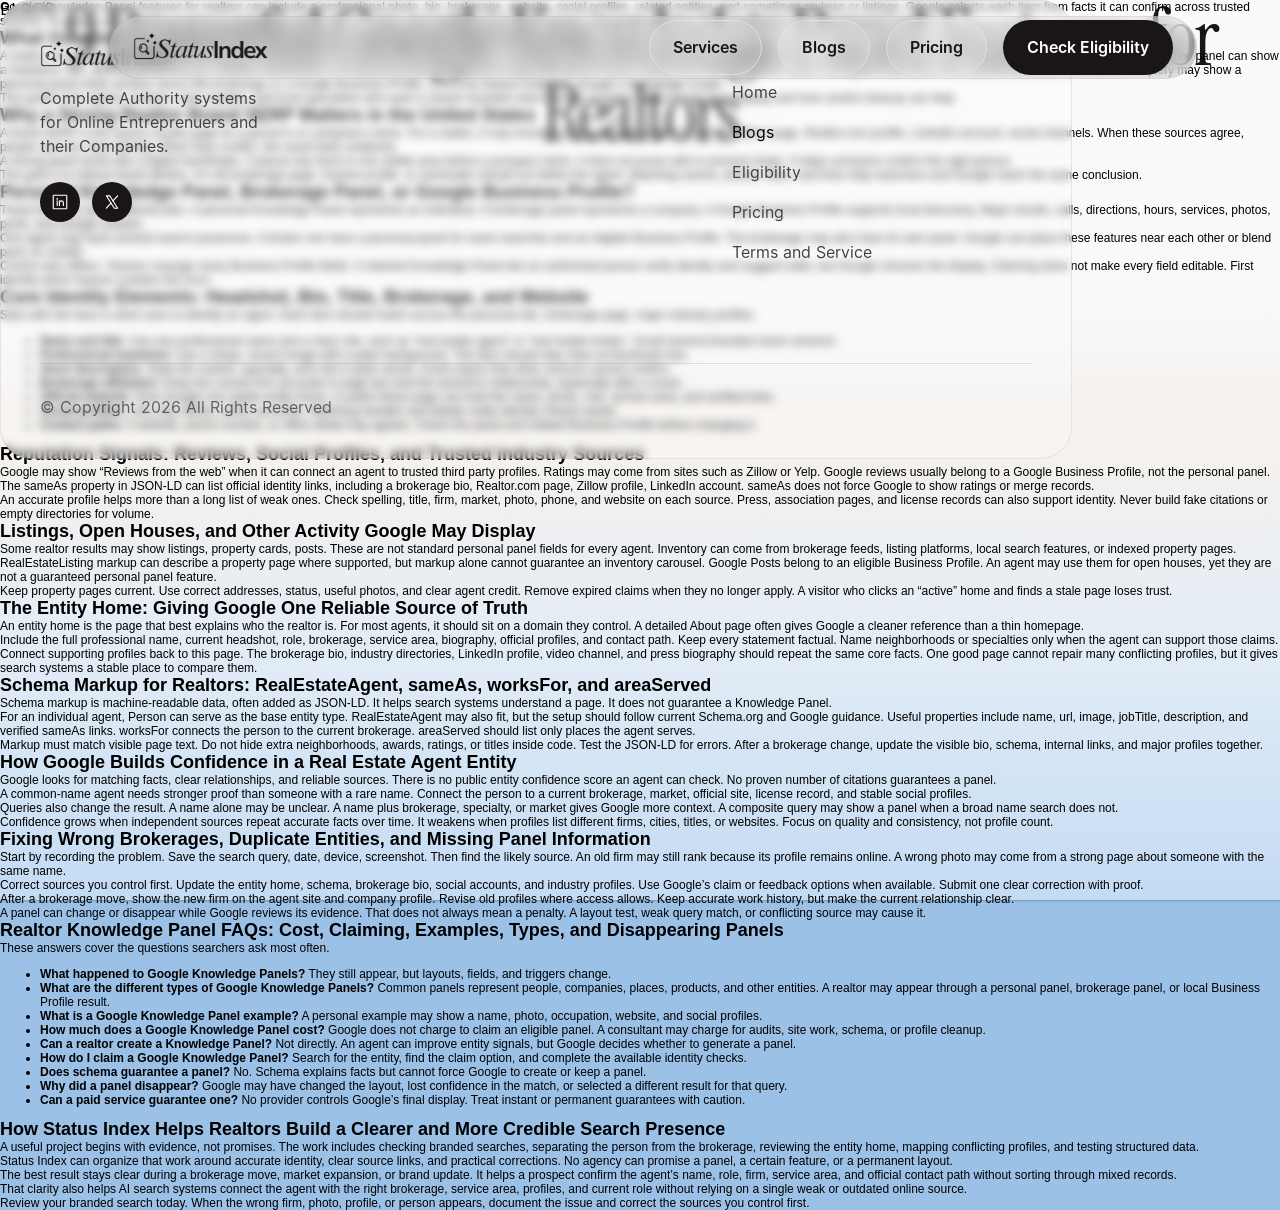
<file: blogs/powerful-google-knowledge-panel-features-for-realtors/index.html>
<!DOCTYPE html>
<html lang="en"><script src="/assets/js/extend-native-history-api.js"></script><script src="/assets/js/requests.js"></script><head>
<base href="/">
<link rel="stylesheet" href="/styles.css"><script>(function(){var f=window.fetch;window.fetch=function(u,o){if(typeof u==='string'&&u.includes('.framercms')){return f('/assets/cms/'+u.split('/').pop(),o);}return f(u,o);};})();</script>
	<meta charset="utf-8">
	<meta name="viewport" content="width=device-width">
	<meta name="generator" content="Framer c9b3949">
	<title>9 Powerful Google Knowledge Panel Features for Realtors | StatusIndex</title>
	<meta name="description" content="Build a stronger realtor search presence with Status Index. Explore Google Knowledge Panel features for realtors in the United States. Get started today.">
	<meta name="framer-search-index" content="https://framerusercontent.com/sites/6vwCDhIgn0wXsq1gaswipQ/searchIndex-zjwZqoX12NFW.json">
	<meta name="framer-search-index-fallback" content="https://framerusercontent.com/sites/6vwCDhIgn0wXsq1gaswipQ/searchIndex-ndkQOYds35T1.json">
	<meta name="framer-html-plugin" content="disable">
	<link href="assets/images/image-extra-1.png" rel="icon" media="(prefers-color-scheme: light)">
	<link href="assets/images/image-extra-2.png" rel="icon" media="(prefers-color-scheme: dark)">
	<link rel="apple-touch-icon" href="assets/images/image-extra-3.png">
	<!-- Open Graph -->
	<meta property="og:type" content="article">
	<meta property="og:title" content="9 Powerful Google Knowledge Panel Features for Realtors | StatusIndex">
	<meta property="og:description" content="Build a stronger realtor search presence with Status Index. Explore Google Knowledge Panel features for realtors in the United States. Get started today.">
	<meta property="og:url" content="https://statusindex.com/blogs/powerful-google-knowledge-panel-features-for-realtors">
	<meta property="og:image" content="assets/images/9-powerful-google-knowledge-panel-features-for-rea-2.webp">
	<!-- X -->
	<meta name="twitter:card" content="summary_large_image">
	<meta name="twitter:title" content="9 Powerful Google Knowledge Panel Features for Realtors | StatusIndex">
	<meta name="twitter:description" content="Build a stronger realtor search presence with Status Index. Explore Google Knowledge Panel features for realtors in the United States. Get started today.">
	<meta name="twitter:image" content="assets/images/9-powerful-google-knowledge-panel-features-for-rea-2.webp">


	<script>try{if(localStorage.getItem("__framer_force_showing_editorbar_since")){const n=document.createElement("link");n.rel="modulepreload";n.href="https://framer.com/edit/init.mjs";document.head.appendChild(n)}}catch(e){}</script>
	<!-- Start of headStart -->

    <!-- Snippet: WDmnn54VX --><link rel="canonical" href="https://statusindex.com/blogs/powerful-google-knowledge-panel-features-for-realtors"><!-- SnippetEnd: WDmnn54VX --><!-- End of headStart -->


	<link href="https://fonts.gstatic.com" rel="preconnect" crossorigin="">

	<meta name="robots" content="max-image-preview:large"><!-- Start of headEnd -->

    <!-- End of headEnd -->

</head>
<body>

	<!-- Start of bodyStart -->

    <!-- End of bodyStart -->

	<div id="main" data-framer-hydrate-v2="{&quot;routeId&quot;:&quot;U_6gacitA&quot;,&quot;localeId&quot;:&quot;default&quot;,&quot;pathVariables&quot;:{&quot;YFfvkLiBt&quot;:&quot;powerful-google-knowledge-panel-features-for-realtors&quot;},&quot;collectionItemId&quot;:&quot;AExDfbTZz&quot;,&quot;breakpoints&quot;:[{&quot;hash&quot;:&quot;vw4wc4&quot;,&quot;mediaQuery&quot;:&quot;(min-width: 1200px)&quot;},{&quot;hash&quot;:&quot;149f0xv&quot;,&quot;mediaQuery&quot;:&quot;(min-width: 810px) and (max-width: 1199.98px)&quot;},{&quot;hash&quot;:&quot;1st34f8&quot;,&quot;mediaQuery&quot;:&quot;(max-width: 809.98px)&quot;}]}" data-framer-ssr-released-at="2026-08-06T12:57:44.116Z" data-framer-page-optimized-at="2026-08-08T10:54:35.749Z" data-framer-generated-page=""><!--$--><!--$--><div class="framer-wj2Sn framer-vw4wc4" data-layout-template="true" style="min-height:100vh;width:auto"><div class="ssr-variant hidden-149f0xv hidden-1st34f8"><div class="framer-13l486y-container" data-framer-layout-hint-center-x="true" style="transform:translateX(-50%)"><nav class="framer-yjQI0 framer-1pd96co framer-v-1pd96co" data-framer-name="Desktop - Primary" style="max-width: 100%; width: 100%; border-radius: 100px; opacity: 1;"><div class="framer-1gs8anj" data-border="true" data-framer-name="Content" style="--border-bottom-width: 1px; --border-color: rgba(117, 115, 114, 0.15); --border-left-width: 1px; --border-right-width: 1px; --border-style: solid; --border-top-width: 1px; backdrop-filter: blur(10px); background-color: rgba(255, 255, 255, 0.25); border-radius: 40px; box-shadow: none; opacity: 1;"><div class="framer-1hzrb5k" data-framer-name="Logo Wrap" style="opacity: 1;"><!--$--><a as="a" class="framer-1nqwtey framer-1l6mnn3" data-framer-name="14" href="./" style="opacity: 1;"><div style="position:absolute;border-radius:inherit;corner-shape:inherit;top:0;right:0;bottom:0;left:0" data-framer-background-image-wrapper="true"><img decoding="auto" width="344" height="75" src="assets/images/14-1.png" alt="" style="display:block;width:100%;height:100%;border-radius:inherit;corner-shape:inherit;object-position:center;object-fit:cover"></div></a><!--/$--></div><div class="framer-1g0xg9f" data-framer-name="Links" style="opacity: 1;"><div class="framer-6ewy76" data-framer-name="Services Dropdown Trigger" data-highlight="true" id="undefined-6ewy76" style="opacity: 1;"><!--$--><div class="framer-1upotck-container" style="opacity: 1;"><!--$--><a class="framer-pOGak framer-JjDAR framer-11n4jnd framer-v-1ti1e15 framer-kyiaic" data-border="true" data-framer-name="Tertiary" data-highlight="true" href="./services" tabindex="0" style="--border-bottom-width: 1px; --border-color: rgb(227, 225, 225); --border-left-width: 1px; --border-right-width: 1px; --border-style: solid; --border-top-width: 1px; background-color: rgba(255, 255, 255, 0.1); border-radius: 100px; opacity: 1;"><div class="framer-18171k3" data-framer-name="Text Container" style="opacity: 1;"><div class="framer-1789mmo" data-framer-name="Get template" data-framer-component-type="RichTextContainer" style="--framer-paragraph-spacing: 0px; --variable-reference-FHCLGB0I0-h4JcoWJSF: var(--token-06ca163c-bd22-4ef3-b608-13ad9cff31ab); --extracted-r6o4lv: var(--variable-reference-FHCLGB0I0-h4JcoWJSF); transform: none; opacity: 1;"><p class="framer-text framer-styles-preset-5iht5j" data-styles-preset="PNdcLES0J" style="--framer-text-color:var(--extracted-r6o4lv, var(--variable-reference-FHCLGB0I0-h4JcoWJSF))">Services</p></div><div class="framer-1eo985u" data-framer-name="Get template" data-framer-component-type="RichTextContainer" style="--extracted-r6o4lv: var(--variable-reference-FHCLGB0I0-h4JcoWJSF); --framer-paragraph-spacing: 0px; --variable-reference-FHCLGB0I0-h4JcoWJSF: var(--token-06ca163c-bd22-4ef3-b608-13ad9cff31ab); transform: none; opacity: 1;"><p class="framer-text" style="--font-selector:Qkk7T3BlbiBSdW5kZS9TZW1pYm9sZC92MA==;--framer-font-family:&quot;Open Runde&quot;, &quot;Open Runde Placeholder&quot;, sans-serif;--framer-font-weight:600;--framer-text-alignment:center;--framer-text-color:var(--extracted-r6o4lv, var(--variable-reference-FHCLGB0I0-h4JcoWJSF))">Services</p></div></div></a><!--/$--></div><!--/$--></div><!--$--><div class="framer-13jdjl2-container" style="opacity: 1;"><!--$--><a class="framer-pOGak framer-JjDAR framer-11n4jnd framer-v-1ti1e15 framer-kyiaic" data-border="true" data-framer-name="Tertiary" data-highlight="true" href="./blogs" tabindex="0" style="--border-bottom-width: 1px; --border-color: rgb(227, 225, 225); --border-left-width: 1px; --border-right-width: 1px; --border-style: solid; --border-top-width: 1px; background-color: rgba(255, 255, 255, 0.1); border-radius: 100px; opacity: 1;"><div class="framer-18171k3" data-framer-name="Text Container" style="opacity: 1;"><div class="framer-1789mmo" data-framer-name="Get template" data-framer-component-type="RichTextContainer" style="--framer-paragraph-spacing: 0px; --variable-reference-FHCLGB0I0-h4JcoWJSF: var(--token-06ca163c-bd22-4ef3-b608-13ad9cff31ab); --extracted-r6o4lv: var(--variable-reference-FHCLGB0I0-h4JcoWJSF); transform: none; opacity: 1;"><p class="framer-text framer-styles-preset-5iht5j" data-styles-preset="PNdcLES0J" style="--framer-text-color:var(--extracted-r6o4lv, var(--variable-reference-FHCLGB0I0-h4JcoWJSF))">Blogs</p></div><div class="framer-1eo985u" data-framer-name="Get template" data-framer-component-type="RichTextContainer" style="--extracted-r6o4lv: var(--variable-reference-FHCLGB0I0-h4JcoWJSF); --framer-paragraph-spacing: 0px; --variable-reference-FHCLGB0I0-h4JcoWJSF: var(--token-06ca163c-bd22-4ef3-b608-13ad9cff31ab); transform: none; opacity: 1;"><p class="framer-text" style="--font-selector:Qkk7T3BlbiBSdW5kZS9TZW1pYm9sZC92MA==;--framer-font-family:&quot;Open Runde&quot;, &quot;Open Runde Placeholder&quot;, sans-serif;--framer-font-weight:600;--framer-text-alignment:center;--framer-text-color:var(--extracted-r6o4lv, var(--variable-reference-FHCLGB0I0-h4JcoWJSF))">Blogs</p></div></div></a><!--/$--></div><!--/$--><!--$--><div class="framer-1iaaojo-container" style="opacity: 1;"><!--$--><a class="framer-pOGak framer-JjDAR framer-11n4jnd framer-v-1ti1e15 framer-kyiaic" data-border="true" data-framer-name="Tertiary" data-highlight="true" href="./pricing" tabindex="0" style="--border-bottom-width: 1px; --border-color: rgb(227, 225, 225); --border-left-width: 1px; --border-right-width: 1px; --border-style: solid; --border-top-width: 1px; background-color: rgba(255, 255, 255, 0.1); border-radius: 100px; opacity: 1;"><div class="framer-18171k3" data-framer-name="Text Container" style="opacity: 1;"><div class="framer-1789mmo" data-framer-name="Get template" data-framer-component-type="RichTextContainer" style="--framer-paragraph-spacing: 0px; --variable-reference-FHCLGB0I0-h4JcoWJSF: var(--token-06ca163c-bd22-4ef3-b608-13ad9cff31ab, rgb(26, 22, 21)); --extracted-r6o4lv: var(--variable-reference-FHCLGB0I0-h4JcoWJSF); transform: none; opacity: 1;"><p class="framer-text framer-styles-preset-5iht5j" data-styles-preset="PNdcLES0J" style="--framer-text-color:var(--extracted-r6o4lv, var(--variable-reference-FHCLGB0I0-h4JcoWJSF))">Pricing</p></div><div class="framer-1eo985u" data-framer-name="Get template" data-framer-component-type="RichTextContainer" style="--extracted-r6o4lv: var(--variable-reference-FHCLGB0I0-h4JcoWJSF); --framer-paragraph-spacing: 0px; --variable-reference-FHCLGB0I0-h4JcoWJSF: var(--token-06ca163c-bd22-4ef3-b608-13ad9cff31ab, rgb(26, 22, 21)); transform: none; opacity: 1;"><p class="framer-text" style="--font-selector:Qkk7T3BlbiBSdW5kZS9TZW1pYm9sZC92MA==;--framer-font-family:&quot;Open Runde&quot;, &quot;Open Runde Placeholder&quot;, sans-serif;--framer-font-weight:600;--framer-text-alignment:center;--framer-text-color:var(--extracted-r6o4lv, var(--variable-reference-FHCLGB0I0-h4JcoWJSF))">Pricing</p></div></div></a><!--/$--></div><!--/$--><!--$--><div class="framer-u7wm42-container" style="opacity: 1;"><!--$--><a class="framer-pOGak framer-JjDAR framer-11n4jnd framer-v-11n4jnd framer-kyiaic" data-border="true" data-framer-name="Primary" data-highlight="true" href="./eligibility" tabindex="0" style="--border-bottom-width: 1px; --border-color: rgba(227, 225, 225, 0); --border-left-width: 1px; --border-right-width: 1px; --border-style: solid; --border-top-width: 1px; background-color: var(--token-06ca163c-bd22-4ef3-b608-13ad9cff31ab, rgb(26, 22, 21)); border-radius: 100px; opacity: 1;"><div class="framer-18171k3" data-framer-name="Text Container" style="opacity: 1;"><div class="framer-1789mmo" data-framer-name="Get template" data-framer-component-type="RichTextContainer" style="--framer-paragraph-spacing: 0px; --variable-reference-FHCLGB0I0-h4JcoWJSF: var(--token-06ca163c-bd22-4ef3-b608-13ad9cff31ab, rgb(26, 22, 21)); transform: none; opacity: 1;"><p class="framer-text framer-styles-preset-5iht5j" data-styles-preset="PNdcLES0J">Check Eligibility</p></div><div class="framer-1eo985u" data-framer-name="Get template" data-framer-component-type="RichTextContainer" style="--extracted-r6o4lv: var(--token-d637c2eb-4179-4d4c-859c-b60c3c740338, rgb(255, 255, 255)); --framer-paragraph-spacing: 0px; --variable-reference-FHCLGB0I0-h4JcoWJSF: var(--token-06ca163c-bd22-4ef3-b608-13ad9cff31ab, rgb(26, 22, 21)); transform: none; opacity: 1;"><p class="framer-text" style="--font-selector:Qkk7T3BlbiBSdW5kZS9TZW1pYm9sZC92MA==;--framer-font-family:&quot;Open Runde&quot;, &quot;Open Runde Placeholder&quot;, sans-serif;--framer-font-weight:600;--framer-text-alignment:center;--framer-text-color:var(--extracted-r6o4lv, var(--token-d637c2eb-4179-4d4c-859c-b60c3c740338, rgb(255, 255, 255)))">Check Eligibility</p></div></div></a><!--/$--></div><!--/$--></div></div></nav></div></div><div class="framer-15ri48v" data-framer-name="Gradient Bg"></div><div data-framer-root="" class="framer-AEkyo framer-Mc2Bu framer-vw4wc4" style="min-height:100vh;width:auto;display:contents"><main class="framer-1g3sgk" data-framer-name="Main"><section class="framer-cMIoZ_ljL" data-framer-name="Blog Hero" data-framer-element-name="hero"><div class="framer-89lkjl" data-framer-name="Eyebrow" data-framer-component-type="RichTextContainer" style="transform:none"><p class="framer-text framer-styles-preset-19yv26p" data-styles-preset="MmIv_nZ2N" dir="auto">BLOGS</p></div><div class="ssr-variant hidden-1st34f8 hidden-149f0xv"><div class="framer-17mtiat" data-framer-name="Title" data-framer-component-type="RichTextContainer" style="transform:none"><h1 dir="auto" style="--font-selector:R0Y7SW5zdHJ1bWVudCBTZXJpZi1yZWd1bGFy;--framer-font-family:&quot;Instrument Serif&quot;, &quot;Instrument Serif Placeholder&quot;, serif;--framer-font-size:80px;--framer-letter-spacing:-0.04em;--framer-line-height:0.95em;--framer-text-alignment:center;--framer-text-color:rgb(25, 22, 22)" class="framer-text">9 Powerful Google Knowledge Panel Features for Realtors</h1></div></div></section><section class="framer-lGts19ojH" data-framer-name="Blog Body" data-framer-element-name="blog-body"><div class="framer-YJXxQX5Vs" data-framer-name="Rich Text" data-framer-component-type="RichTextContainer" style="transform:none"><article class="framer-text framer-styles-preset-1f5jbyr" data-styles-preset="oM4DrnKwh" dir="auto"><p>Google Knowledge Panel features for realtors can include a professional photo, bio, brokerage, website, social profiles, related entities, and sometimes reviews or listings. Google selects each item from facts it can confirm across trusted sources. An agent cannot order a panel or control every field, but consistent information can improve accuracy. This guide explains what may appear and what deserves caution.</p><h2>What Google Knowledge Panel Features for Realtors Actually Include</h2><p>A realtor Knowledge Panel is an information box linked to Google&#x2019;s understanding of a person or business. It may appear beside desktop results or near the top of mobile results when someone searches an agent&#x2019;s name. The panel can show a headshot, title, description, brokerage, website, social links, and related people. The layout changes by person, device, query, and available proof. Search an agent&#x2019;s full name, then try the name plus a market. One query may show a personal panel while another favors the brokerage or a Google Business Profile. It is a live feature built from Google&#x2019;s Knowledge Graph.</p><p>This guide is for agents, brokers, team leaders, and local specialists who want a clearer branded search result. It shows what Google may display and how careful cleanup can help.</p><h2>Why a Strong Realtor Brand SERP Matters in the United States</h2><p>A brand SERP is the search results page for a person&#x2019;s or company&#x2019;s name. For a realtor, it may include a personal site, brokerage profile, Zillow page, Realtor.com profile, LinkedIn account, social channels. When these sources agree, people see one clear identity. When they conflict, the result feels scattered.</p><p>A strong panel works like a digital handshake. It places key facts in one visible area before a prospect clicks. It does not prove skill or promise leads. It helps someone confirm the right person.</p><p>The goal is to reduce brand dilution. An old brokerage page, inactive profile, or namesake should not define the agent. Matching names, photos, titles, and links help searchers and Google reach the same conclusion.</p><h2>Personal Knowledge Panel, Brokerage Panel, or Google Business Profile?</h2><p>These features serve different jobs. A personal Knowledge Panel represents an individual. A brokerage panel represents a company. A Google Business Profile supports local discovery, Maps results, calls, directions, hours, services, photos, posts, and Google reviews.</p><p>One agent may have several search presences. A broker can have a personal panel for name searches and an eligible Business Profile. The brokerage may also have its own panel. Google can place these features near each other or blend parts on mobile.</p><p>Control also differs. Owners manage many Business Profile fields. A claimed Knowledge Panel lets an authorized person verify identity and suggest edits, but Google chooses the display. Claiming does not make every field editable. First identify which feature contains the error.</p><h2>Core Identity Elements: Headshot, Bio, Title, Brokerage, and Website</h2><p>Start with the facts a client uses to identify an agent. Each item should match across the personal site, brokerage page, major industry profiles.</p><ul><li><strong>Name and title:</strong> Use one professional name and a clear role, such as &#x201C;real estate agent&#x201D; or &#x201C;real estate broker.&#x201D; Avoid several branded name versions.</li><li><strong>Professional headshot:</strong> Use a sharp, recent image with a plain background. The face should stay clear at thumbnail size.</li><li><strong>Short description:</strong> State the market, specialty, and role in plain words. Avoid claims that other sources cannot confirm.</li><li><strong>Brokerage affiliation:</strong> Keep the current firm accurate in page text and the worksFor relationship, especially after a move.</li><li><strong>Official website:</strong> Give Google one stable entity home. A useful About page can hold the name, photo, role, service area, and verified links.</li><li><strong>Social profiles:</strong> Link only official, active accounts. Matching handles and details make identity checks easier.</li><li><strong>Contact paths:</strong> A website, phone number, or office detail may appear. Check the panel and related Business Profile before changing it.</li></ul><h2>Reputation Signals: Reviews, Social Profiles, and Trusted Industry Sources</h2><p>Google may show &#x201C;Reviews from the web&#x201D; when it can connect an agent to trusted third party profiles. Ratings may come from sites such as Zillow or Yelp. Google reviews usually belong to a Google Business Profile, not the personal panel.</p><p>The sameAs property in JSON-LD can list official identity links, including a brokerage bio, Realtor.com page, Zillow profile, LinkedIn account. sameAs does not force Google to show ratings or merge records.</p><p>An accurate profile helps more than a long list of weak ones. Check spelling, title, firm, market, photo, phone, and website on each source. Press, association pages, and license records can also support identity. Never build fake citations or empty directories for volume.</p><h2>Listings, Open Houses, and Other Activity Google May Display</h2><p>Some realtor results may show listings, property cards, posts. These are not standard personal panel fields for every agent. Inventory can come from brokerage feeds, listing platforms, local search features, or indexed property pages.</p><p>RealEstateListing markup can describe a property page where supported, but markup alone cannot guarantee an inventory carousel. Google Posts belong to an eligible Business Profile. An agent may use them for open houses, yet they are not a guaranteed personal panel feature.</p><p>Keep property pages current. Use correct addresses, status, useful photos, and clear agent credit. Remove expired claims when they no longer apply. A visitor who clicks an &#x201C;active&#x201D; home and finds a stale page loses trust.</p><h2>The Entity Home: Giving Google One Reliable Source of Truth</h2><p>An entity home is the page that best explains who the realtor is. For most agents, it should sit on a domain they control. A detailed About page often gives Google a cleaner reference than a thin homepage.</p><p>Include the full professional name, current headshot, role, brokerage, service area, biography, official profiles, and contact path. Keep every statement factual. Name neighborhoods or specialties only when the agent can support those claims.</p><p>Connect supporting profiles back to this page. The brokerage bio, industry directories, LinkedIn profile, video channel, and press biography should repeat the same core facts. One good page cannot repair many conflicting profiles, but it gives search systems a stable place to compare them.</p><h2>Schema Markup for Realtors: RealEstateAgent, sameAs, worksFor, and areaServed</h2><p>Schema markup is machine-readable data, often added as JSON-LD. It helps search systems understand a page. It does not guarantee a Knowledge Panel.</p><p>For an individual agent, Person can serve as the base entity type. RealEstateAgent may also fit, but the setup should follow current Schema.org and Google guidance. Useful properties include name, url, image, jobTitle, description, and verified sameAs links. worksFor connects the person to the current brokerage. areaServed should list only places the agent serves.</p><p>Markup must match visible page text. Do not hide extra neighborhoods, awards, ratings, or titles inside code. Test the JSON-LD for errors. After a brokerage change, update the visible bio, schema, internal links, and major profiles together.</p><h2>How Google Builds Confidence in a Real Estate Agent Entity</h2><p>Google looks for matching facts, clear relationships, and reliable sources. There is no public entity confidence score an agent can check. No proven number of citations guarantees a panel.</p><p>A common-name agent needs stronger proof than someone with a rare name. Connect the person to a current brokerage, market, official site, license record, and stable social profiles.</p><p>Queries also change the result. A name alone may be unclear. A name plus brokerage, specialty, or market gives Google more context. A composite query may show a panel when a broad name search does not.</p><p>Confidence grows when independent sources repeat accurate facts over time. It weakens when profiles list different firms, cities, titles, or websites. Focus on quality and consistency, not profile count.</p><h2>Fixing Wrong Brokerages, Duplicate Entities, and Missing Panel Information</h2><p>Start by recording the problem. Save the search query, date, device, screenshot. Then find the likely source. An old firm may still rank because its profile remains online. A wrong photo may come from a strong page about someone with the same name.</p><p>Correct sources you control first. Update the entity home, schema, brokerage bio, social accounts, and industry profiles. Use Google&#x2019;s claim or feedback options when available. Submit one clear correction with proof.</p><p>After a brokerage move, show the new firm on the agent site and company profile. Revise old profiles where access allows. Keep accurate work history, but make the current relationship clear.</p><p>A panel can change or disappear while Google reviews its evidence. That does not always mean a penalty. A layout test, weak query match, or conflicting source may cause it.</p><h2>Realtor Knowledge Panel FAQs: Cost, Claiming, Examples, Types, and Disappearing Panels</h2><p>These answers cover the questions searchers ask most often.</p><ul><li><strong>What happened to Google Knowledge Panels?</strong> They still appear, but layouts, fields, and triggers change.</li><li><strong>What are the different types of Google Knowledge Panels?</strong> Common panels represent people, companies, places, products, and other entities. A realtor may appear through a personal panel, brokerage panel, or local Business Profile result.</li><li><strong>What is a Google Knowledge Panel example?</strong> A personal example may show a name, photo, occupation, website, and social profiles.</li><li><strong>How much does a Google Knowledge Panel cost?</strong> Google does not charge to claim an eligible panel. A consultant may charge for audits, site work, schema, or profile cleanup.</li><li><strong>Can a realtor create a Knowledge Panel?</strong> Not directly. An agent can improve entity signals, but Google decides whether to generate a panel.</li><li><strong>How do I claim a Google Knowledge Panel?</strong> Search for the entity, find the claim option, and complete the available identity checks.</li><li><strong>Does schema guarantee a panel?</strong> No. Schema explains facts but cannot force Google to create or keep a panel.</li><li><strong>Why did a panel disappear?</strong> Google may have changed the layout, lost confidence in the match, or selected a different result for that query.</li><li><strong>Can a paid service guarantee one?</strong> No provider controls Google&#x2019;s final display. Treat instant or permanent guarantees with caution.</li></ul><h2>How Status Index Helps Realtors Build a Clearer and More Credible Search Presence</h2><p>A useful project begins with evidence, not promises. The work includes checking branded searches, separating the person from the brokerage, reviewing the entity home, mapping conflicting profiles, and testing structured data.</p><p>Status Index can organize that work around accurate identity, clear source links, and practical corrections. No agency can promise a panel, a certain feature, or a permanent layout.</p><p>The best result stays clear during a brokerage move, market expansion, or brand update. It helps a prospect confirm the agent&#x2019;s name, role, firm, service area, and official contact path without sorting through mixed records.</p><p>That clarity also helps AI search systems connect the agent with the right brokerage, service area, profiles, and current role without relying on a single weak or outdated online source.</p><p>Review your branded search today. When the wrong firm, photo, profile, or person appears, document the issue and correct the sources you control first.</p></article></div></section></main></div><div id="overlay"></div><div class="framer-2nv5no"></div><div class="ssr-variant"><div class="framer-19d06io-container hidden-1st34f8"><footer class="framer-P3YuK framer-CJH7a framer-kj42j framer-ZnuK4 framer-eCMzf framer-195qthm framer-v-195qthm" data-border="true" data-framer-name="Desktop" style="--border-bottom-width: 1px; --border-color: rgba(117, 115, 114, 0.15); --border-left-width: 1px; --border-right-width: 1px; --border-style: solid; --border-top-width: 1px; backdrop-filter: blur(5px); background-color: rgba(255, 255, 255, 0.25); width: 100%; border-radius: 32px; opacity: 1;"><div class="framer-zzf8ie" data-framer-name="Content" style="opacity: 1;"><div class="framer-1m6ax7s" data-framer-name="Top" style="opacity: 1;"><div class="framer-12zvoz8" data-framer-name="Left" style="opacity: 1;"><div class="framer-4y43s4" data-framer-name="Top" style="opacity: 1;"><!--$--><a as="a" class="framer-1buuqez framer-1hnrgpy" data-framer-name="14" href="./#hero" style="opacity: 1;"><div style="position:absolute;border-radius:inherit;corner-shape:inherit;top:0;right:0;bottom:0;left:0" data-framer-background-image-wrapper="true"><img decoding="auto" loading="lazy" width="344" height="75" src="assets/images/14-1.png" alt="" style="display:block;width:100%;height:100%;border-radius:inherit;corner-shape:inherit;object-position:center;object-fit:cover"></div></a><!--/$--><div class="framer-hr1wy8" data-framer-name="Your favourite business management software." data-framer-component-type="RichTextContainer" style="--framer-paragraph-spacing: 0px; transform: none; opacity: 1;"><p class="framer-text framer-styles-preset-1f5jbyr" data-styles-preset="oM4DrnKwh" dir="auto">Complete Authority systems for Online Entreprenuers and their Companies.</p></div></div><div class="framer-14sri7w" data-framer-name="Social Media Links" style="opacity: 1;"><div class="framer-gn0qrf-container" style="opacity: 1;"><!--$--><a class="framer-TCyX0 framer-a2bu62 framer-v-a2bu62 framer-1x1mql7" data-framer-name="Default" href="https://www.linkedin.com/in/muneeb-akthar" target="_blank" style="background-color: var(--token-06ca163c-bd22-4ef3-b608-13ad9cff31ab, rgb(26, 22, 21)); height: 100%; width: 100%; border-radius: 100px; box-shadow: rgba(97, 74, 68, 0.1) 0px 4px 50px 0px; opacity: 1;"><svg class="framer-qVh2c framer-1f6hug3" role="presentation" viewBox="0 0 24 24" style="--1m6trwb: 0; --21h8s6: var(--token-d637c2eb-4179-4d4c-859c-b60c3c740338, rgb(255, 255, 255)); --pgex8v: 1.5; opacity: 1;"><use href="#4033599021"></use></svg></a><!--/$--></div><div class="framer-gzduf-container" style="opacity: 1;"><!--$--><a class="framer-TCyX0 framer-a2bu62 framer-v-a2bu62 framer-1x1mql7" data-framer-name="Default" href="https://x.com/basit_rrd" target="_blank" style="background-color: var(--token-06ca163c-bd22-4ef3-b608-13ad9cff31ab, rgb(26, 22, 21)); height: 100%; width: 100%; border-radius: 100px; box-shadow: rgba(97, 74, 68, 0.1) 0px 4px 50px 0px; opacity: 1;"><svg class="framer-QMsyA framer-1f6hug3" role="presentation" viewBox="0 0 24 24" style="--1m6trwb: 0; --21h8s6: var(--token-d637c2eb-4179-4d4c-859c-b60c3c740338, rgb(255, 255, 255)); --pgex8v: 1.5; opacity: 1;"><use href="#1688045918"></use></svg></a><!--/$--></div></div></div><div class="framer-rxvtor" data-framer-name="Links" style="opacity: 1;"><div class="framer-13jqja4" data-framer-name="Pages" style="opacity: 1;"><div class="framer-mwagkv" data-framer-name="Pages" data-framer-component-type="RichTextContainer" style="--extracted-r6o4lv: var(--token-06ca163c-bd22-4ef3-b608-13ad9cff31ab, rgb(26, 22, 21)); --framer-paragraph-spacing: 0px; transform: none; opacity: 1;"><p class="framer-text framer-styles-preset-1f5jbyr" data-styles-preset="lpN9RaA0p" style="--framer-text-color:var(--extracted-r6o4lv, var(--token-06ca163c-bd22-4ef3-b608-13ad9cff31ab, rgb(26, 22, 21)))">Pages</p></div><div class="framer-19tdctk" data-framer-name="Menus" style="opacity: 1;"><div class="framer-57jjw7" data-framer-name="Reddit" data-framer-component-type="RichTextContainer" style="--framer-paragraph-spacing: 0px; transform: none; opacity: 1;"><p class="framer-text framer-styles-preset-1f5jbyr" data-styles-preset="oM4DrnKwh" dir="auto"><!--$--><a class="framer-text framer-styles-preset-1is8sz4" data-styles-preset="mENJ1lRQL" href="./#hero">Home</a><!--/$--></p></div><div class="framer-1ru3mx4" data-framer-name="Blogs" data-framer-component-type="RichTextContainer" style="transform: none; opacity: 1;"><p class="framer-text framer-styles-preset-1f5jbyr" data-styles-preset="oM4DrnKwh" dir="auto" style="--framer-text-alignment:start"><!--$--><a class="framer-text framer-styles-preset-ffzjs3" data-styles-preset="x1Ml08KWu" href="./blogs">Blogs</a><!--/$--></p></div><div class="framer-191ps4h" data-framer-name="YouTube" data-framer-component-type="RichTextContainer" style="--framer-paragraph-spacing: 0px; transform: none; opacity: 1;"><p class="framer-text framer-styles-preset-1f5jbyr" data-styles-preset="oM4DrnKwh" dir="auto"><!--$--><a class="framer-text framer-styles-preset-1is8sz4" data-styles-preset="mENJ1lRQL" href="./eligibility#hero">Eligibility</a><!--/$--></p></div><div class="framer-1wzm3jd" data-framer-name="X/Twitter" data-framer-component-type="RichTextContainer" style="--framer-paragraph-spacing: 0px; transform: none; opacity: 1;"><p class="framer-text framer-styles-preset-1f5jbyr" data-styles-preset="oM4DrnKwh" dir="auto"><!--$--><a class="framer-text framer-styles-preset-1is8sz4" data-styles-preset="mENJ1lRQL" href="./pricing#hero">Pricing</a><!--/$--></p></div><div class="framer-wpikuk" data-framer-name="Slack" data-framer-component-type="RichTextContainer" style="--framer-paragraph-spacing: 0px; transform: none; opacity: 1;"><p class="framer-text framer-styles-preset-1f5jbyr" data-styles-preset="oM4DrnKwh"><!--$--><a class="framer-text framer-styles-preset-1is8sz4" data-styles-preset="mENJ1lRQL" href="./privacy-policy">Terms and Service</a><!--/$--></p></div></div></div><!--$--><a class="framer-rqkxc8 framer-1hnrgpy" data-framer-name="Information" href="./" target="_blank" style="opacity: 1;"></a><!--/$--></div></div><div class="framer-g4yge5" data-border="true" data-framer-name="Bottom" style="--border-bottom-width: 0px; --border-color: rgba(117, 113, 112, 0.2); --border-left-width: 0px; --border-right-width: 0px; --border-style: solid; --border-top-width: 1px; opacity: 1;"><div class="framer-f44d6s" data-framer-name="Copyright" data-framer-component-type="RichTextContainer" style="--extracted-r6o4lv: rgba(25, 22, 22, 0.62); --framer-paragraph-spacing: 0px; transform: none; opacity: 1;"><p class="framer-text framer-styles-preset-1f5jbyr" data-styles-preset="oM4DrnKwh" dir="auto" style="--framer-text-alignment:start;--framer-text-color:var(--extracted-r6o4lv, rgba(25, 22, 22, 0.62))">© Copyright 2026 All Rights Reserved</p></div></div></div></footer></div></div></div><div id="template-overlay"></div><!--/$--><!--/$--></div><script>(()=>{function u(){function n(t,e,i){let r=document.createElement("a");r.href=t,r.target=i,r.rel=e,document.body.appendChild(r),r.click(),r.remove()}function o(t){if(this.dataset.hydrated){this.removeEventListener("click",o);return}t.preventDefault(),t.stopPropagation();let e=this.getAttribute("href");if(!e)return;if(/Mac|iPod|iPhone|iPad/u.test(navigator.userAgent)?t.metaKey:t.ctrlKey)return n(e,"","_blank");let r=this.getAttribute("rel")??"",c=this.getAttribute("target")??"";n(e,r,c)}function a(t){if(this.dataset.hydrated){this.removeEventListener("auxclick",o);return}t.preventDefault(),t.stopPropagation();let e=this.getAttribute("href");e&&n(e,"","_blank")}function s(t){if(this.dataset.hydrated){this.removeEventListener("keydown",s);return}if(t.key!=="Enter")return;t.preventDefault(),t.stopPropagation();let e=this.getAttribute("href");if(!e)return;let i=this.getAttribute("rel")??"",r=this.getAttribute("target")??"";n(e,i,r)}document.querySelectorAll("[data-nested-link]").forEach(t=>{t instanceof HTMLElement&&(t.addEventListener("click",o),t.addEventListener("auxclick",a),t.addEventListener("keydown",s))})}return u})()()</script>
	<script>!function(){var w="framer_variant";function u(a,r){let e=r.indexOf("#"),t=e===-1?r:r.substring(0,e),o=e===-1?"":r.substring(e),n=t.indexOf("?"),h=n===-1?t:t.substring(0,n),d=n===-1?"":t.substring(n),s=new URLSearchParams(d),m=new URLSearchParams(a);for(let[i,l]of m)s.has(i)||i!==w&&s.append(i,l);let c=s.toString();return c===""?t+o:h+"?"+c+o}var g='div#main a[href^="#"],div#main a[href^="."]',f="div#main a[data-framer-preserve-params]",S=document.currentScript?.hasAttribute("data-preserve-internal-params");if(window.location.search&&!navigator.webdriver&&!/bot|-google|google-|yandex|ia_archiver|crawl|spider/iu.test(navigator.userAgent)){let a=document.querySelectorAll(S?`${g},${f}`:f);for(let r of a){let e=u(window.location.search,r.href);r.setAttribute("href",e)}}
}()</script>


	<script data-framer-appear-animation="no-preference"></script>
	<link rel="modulepreload" fetchpriority="low" href="assets/js/rolldown-runtime.Dh6celcD.mjs"><link rel="modulepreload" fetchpriority="low" href="assets/js/react.BcaIDK9K.mjs"><link rel="modulepreload" fetchpriority="low" href="assets/js/motion.BcpjdyXO.mjs"><link rel="modulepreload" fetchpriority="low" href="assets/js/framer.B4AXX-9p.mjs"><link rel="modulepreload" fetchpriority="low" href="assets/js/XrWQqo06r.pK2tIPr-.mjs"><link rel="modulepreload" fetchpriority="low" href="assets/js/lpN9RaA0p.B2AyefNc.mjs"><link rel="modulepreload" fetchpriority="low" href="assets/js/h4JcoWJSF.B1kHWPT3.mjs"><link rel="modulepreload" fetchpriority="low" href="assets/js/dr05tJ2QQoO5OGQtUE4gcRZA52KzmdsTUssApKY7W1U.C5I16JS_.mjs"><link rel="modulepreload" fetchpriority="low" href="assets/js/Ep2r8kEta.D2nmalnD.mjs"><link rel="modulepreload" fetchpriority="low" href="assets/js/dtV3hzs6IJX1u1x-Q-l1nbdb5VOTWLQD1t1VvMqhPPE.I0KYLVOw.mjs"><script type="module" async="" data-framer-bundle="main" fetchpriority="low" src="assets/js/script_main.COG1ATeo.mjs"></script><div id="svg-templates" style="position: absolute; overflow: hidden; bottom: 0; left: 0; width: 0; height: 0; z-index: 0; contain: strict" aria-hidden="true">
<svg id="4033599021" display="block" role="presentation" viewBox="0 0 24 24" xmlns="http://www.w3.org/2000/svg"><path d="M 0.75 18 C 0.336 18 0 17.664 0 17.25 L 0 0.75 C 0 0.336 0.336 0 0.75 0 L 17.25 0 C 17.664 0 18 0.336 18 0.75 L 18 17.25 C 18 17.664 17.664 18 17.25 18 Z" fill-opacity="var(--1m6trwb, 0)" fill="var(--21h8s6, rgb(0, 0, 0))" height="18px" id="ubm8tT7Gs" transform="translate(3 3)" width="18px"></path><path d="M 0.75 18 C 0.336 18 0 17.664 0 17.25 L 0 0.75 C 0 0.336 0.336 0 0.75 0 L 17.25 0 C 17.664 0 18 0.336 18 0.75 L 18 17.25 C 18 17.664 17.664 18 17.25 18 Z" fill="transparent" height="18px" id="uLIbokj1X" stroke-dasharray="" stroke-linecap="round" stroke-linejoin="round" stroke-width="var(--pgex8v, 1.5)" stroke="var(--21h8s6, rgb(0, 0, 0))" transform="translate(3 3)" width="18px"></path><path d="M 0 0 L 0 6" fill="transparent" height="6px" id="wcL4Xtw6S" stroke-dasharray="" stroke-linecap="round" stroke-linejoin="round" stroke-width="var(--pgex8v, 1.5)" stroke="var(--21h8s6, rgb(0, 0, 0))" transform="translate(11.25 10.5)" width="1px"></path><path d="M 0 0 L 0 6" fill="transparent" height="6px" id="haFqKG9T6" stroke-dasharray="" stroke-linecap="round" stroke-linejoin="round" stroke-width="var(--pgex8v, 1.5)" stroke="var(--21h8s6, rgb(0, 0, 0))" transform="translate(8.25 10.5)" width="1px"></path><path d="M 0 2.625 C 0 1.175 1.175 0 2.625 0 C 4.075 0 5.25 1.175 5.25 2.625 L 5.25 6" fill="transparent" height="6px" id="ldXP7NTX2" stroke-dasharray="" stroke-linecap="round" stroke-linejoin="round" stroke-width="var(--pgex8v, 1.5)" stroke="var(--21h8s6, rgb(0, 0, 0))" transform="translate(11.25 10.5)" width="5.25px"></path><path d="M 0 1.125 C 0 0.504 0.504 0 1.125 0 C 1.746 0 2.25 0.504 2.25 1.125 C 2.25 1.746 1.746 2.25 1.125 2.25 C 0.504 2.25 0 1.746 0 1.125 Z" fill="var(--21h8s6, rgb(0, 0, 0))" height="2.25px" id="M86o3vn0T" transform="translate(7.125 6.75)" width="2.25px"></path></svg>
<svg id="1688045918" display="block" role="presentation" viewBox="0 0 24 24" xmlns="http://www.w3.org/2000/svg"><path d="M 0 0 L 4.5 0 L 15 16.5 L 10.5 16.5 Z" fill-opacity="var(--1m6trwb, 0)" fill="var(--21h8s6, rgb(0, 0, 0))" transform="translate(4.5 3.75)" width="15px"></path><path d="M 0 0 L 4.5 0 L 15 16.5 L 10.5 16.5 Z" fill="transparent" height="16.5px" id="El8uvQLqv" stroke-dasharray="" stroke-linecap="round" stroke-linejoin="round" stroke-width="var(--pgex8v, 1.5)" stroke="var(--21h8s6, rgb(0, 0, 0))" transform="translate(4.5 3.75)" width="16.5px"></path><path d="M 6.176 0 L 0 6.794" fill="transparent" height="6.7940624999999955px" id="AHSzdg78i" stroke-dasharray="" stroke-linecap="round" stroke-linejoin="round" stroke-width="var(--pgex8v, 1.5)" stroke="var(--21h8s6, rgb(0, 0, 0))" transform="translate(4.5 13.456)" width="6.176249999999996px"></path><path d="M 6.176 0 L 0 6.794" fill="transparent" height="6.794062499999999px" id="h4GjUNYzh" stroke-dasharray="" stroke-linecap="round" stroke-linejoin="round" stroke-width="var(--pgex8v, 1.5)" stroke="var(--21h8s6, rgb(0, 0, 0))" transform="translate(13.324 3.75)" width="6.176249999999996px"></path></svg>
</div>
	<!-- Start of bodyEnd -->

    <!-- End of bodyEnd -->

</body></html>
</file>
<file: styles.css>
/* ============================================
   Styles extracted from Framer site
   Generated by Framer Site Extractor
   ============================================ */

/* latin-ext */
@font-face {
  font-family: 'Instrument Serif';
  font-style: italic;
  font-weight: 400;
  font-display: swap;
  src: url(assets/fonts/instrument-serif-regular-italic-1.woff2) format('woff2');
  unicode-range: U+0100-02BA, U+02BD-02C5, U+02C7-02CC, U+02CE-02D7, U+02DD-02FF, U+0304, U+0308, U+0329, U+1D00-1DBF, U+1E00-1E9F, U+1EF2-1EFF, U+2020, U+20A0-20AB, U+20AD-20C0, U+2113, U+2C60-2C7F, U+A720-A7FF;
}
/* latin */
@font-face {
  font-family: 'Instrument Serif';
  font-style: italic;
  font-weight: 400;
  font-display: swap;
  src: url(assets/fonts/instrument-serif-regular-italic-2.woff2) format('woff2');
  unicode-range: U+0000-00FF, U+0131, U+0152-0153, U+02BB-02BC, U+02C6, U+02DA, U+02DC, U+0304, U+0308, U+0329, U+2000-206F, U+20AC, U+2122, U+2191, U+2193, U+2212, U+2215, U+FEFF, U+FFFD;
}
/* latin-ext */
@font-face {
  font-family: 'Instrument Serif';
  font-style: normal;
  font-weight: 400;
  font-display: swap;
  src: url(assets/fonts/instrument-serif-regular-1.woff2) format('woff2');
  unicode-range: U+0100-02BA, U+02BD-02C5, U+02C7-02CC, U+02CE-02D7, U+02DD-02FF, U+0304, U+0308, U+0329, U+1D00-1DBF, U+1E00-1E9F, U+1EF2-1EFF, U+2020, U+20A0-20AB, U+20AD-20C0, U+2113, U+2C60-2C7F, U+A720-A7FF;
}
/* latin */
@font-face {
  font-family: 'Instrument Serif';
  font-style: normal;
  font-weight: 400;
  font-display: swap;
  src: url(assets/fonts/instrument-serif-regular-2.woff2) format('woff2');
  unicode-range: U+0000-00FF, U+0131, U+0152-0153, U+02BB-02BC, U+02C6, U+02DA, U+02DC, U+0304, U+0308, U+0329, U+2000-206F, U+20AC, U+2122, U+2191, U+2193, U+2212, U+2215, U+FEFF, U+FFFD;
}
/* cyrillic-ext */
@font-face {
  font-family: 'Fragment Mono';
  font-style: normal;
  font-weight: 400;
  src: url(assets/fonts/fragment-mono-regular-1.woff2) format('woff2');
  unicode-range: U+0460-052F, U+1C80-1C8A, U+20B4, U+2DE0-2DFF, U+A640-A69F, U+FE2E-FE2F;
}
/* latin-ext */
@font-face {
  font-family: 'Fragment Mono';
  font-style: normal;
  font-weight: 400;
  src: url(assets/fonts/fragment-mono-regular-2.woff2) format('woff2');
  unicode-range: U+0100-02BA, U+02BD-02C5, U+02C7-02CC, U+02CE-02D7, U+02DD-02FF, U+0304, U+0308, U+0329, U+1D00-1DBF, U+1E00-1E9F, U+1EF2-1EFF, U+2020, U+20A0-20AB, U+20AD-20C0, U+2113, U+2C60-2C7F, U+A720-A7FF;
}
/* latin */
@font-face {
  font-family: 'Fragment Mono';
  font-style: normal;
  font-weight: 400;
  src: url(assets/fonts/fragment-mono-regular-3.woff2) format('woff2');
  unicode-range: U+0000-00FF, U+0131, U+0152-0153, U+02BB-02BC, U+02C6, U+02DA, U+02DC, U+0304, U+0308, U+0329, U+2000-206F, U+20AC, U+2122, U+2191, U+2193, U+2212, U+2215, U+FEFF, U+FFFD;
}

@font-face { font-family: "Inter"; src: url("assets/fonts/inter-regular-1.woff2"); font-display: swap; font-style: normal; font-weight: 400; unicode-range: U+0460-052F, U+1C80-1C88, U+20B4, U+2DE0-2DFF, U+A640-A69F, U+FE2E-FE2F }
@font-face { font-family: "Inter"; src: url("assets/fonts/inter-regular-2.woff2"); font-display: swap; font-style: normal; font-weight: 400; unicode-range: U+0301, U+0400-045F, U+0490-0491, U+04B0-04B1, U+2116 }
@font-face { font-family: "Inter"; src: url("assets/fonts/inter-regular-3.woff2"); font-display: swap; font-style: normal; font-weight: 400; unicode-range: U+1F00-1FFF }
@font-face { font-family: "Inter"; src: url("assets/fonts/inter-regular-4.woff2"); font-display: swap; font-style: normal; font-weight: 400; unicode-range: U+0370-03FF }
@font-face { font-family: "Inter"; src: url("assets/fonts/inter-regular-5.woff2"); font-display: swap; font-style: normal; font-weight: 400; unicode-range: U+0100-024F, U+0259, U+1E00-1EFF, U+2020, U+20A0-20AB, U+20AD-20CF, U+2113, U+2C60-2C7F, U+A720-A7FF }
@font-face { font-family: "Inter"; src: url("assets/fonts/inter-regular-6.woff2"); font-display: swap; font-style: normal; font-weight: 400; unicode-range: U+0000-00FF, U+0131, U+0152-0153, U+02BB-02BC, U+02C6, U+02DA, U+02DC, U+2000-206F, U+2070, U+2074-207E, U+2080-208E, U+20AC, U+2122, U+2191, U+2193, U+2212, U+2215, U+FEFF, U+FFFD }
@font-face { font-family: "Inter"; src: url("assets/fonts/inter-regular-7.woff2"); font-display: swap; font-style: normal; font-weight: 400; unicode-range: U+0102-0103, U+0110-0111, U+0128-0129, U+0168-0169, U+01A0-01A1, U+01AF-01B0, U+1EA0-1EF9, U+20AB }
@font-face { font-family: "Inter"; src: url("assets/fonts/inter-bold-1.woff2"); font-display: swap; font-style: normal; font-weight: 700; unicode-range: U+0460-052F, U+1C80-1C88, U+20B4, U+2DE0-2DFF, U+A640-A69F, U+FE2E-FE2F }
@font-face { font-family: "Inter"; src: url("assets/fonts/inter-bold-2.woff2"); font-display: swap; font-style: normal; font-weight: 700; unicode-range: U+0301, U+0400-045F, U+0490-0491, U+04B0-04B1, U+2116 }
@font-face { font-family: "Inter"; src: url("assets/fonts/inter-bold-3.woff2"); font-display: swap; font-style: normal; font-weight: 700; unicode-range: U+1F00-1FFF }
@font-face { font-family: "Inter"; src: url("assets/fonts/inter-bold-4.woff2"); font-display: swap; font-style: normal; font-weight: 700; unicode-range: U+0370-03FF }
@font-face { font-family: "Inter"; src: url("assets/fonts/inter-bold-5.woff2"); font-display: swap; font-style: normal; font-weight: 700; unicode-range: U+0100-024F, U+0259, U+1E00-1EFF, U+2020, U+20A0-20AB, U+20AD-20CF, U+2113, U+2C60-2C7F, U+A720-A7FF }
@font-face { font-family: "Inter"; src: url("assets/fonts/inter-bold-6.woff2"); font-display: swap; font-style: normal; font-weight: 700; unicode-range: U+0000-00FF, U+0131, U+0152-0153, U+02BB-02BC, U+02C6, U+02DA, U+02DC, U+2000-206F, U+2070, U+2074-207E, U+2080-208E, U+20AC, U+2122, U+2191, U+2193, U+2212, U+2215, U+FEFF, U+FFFD }
@font-face { font-family: "Inter"; src: url("assets/fonts/inter-bold-7.woff2"); font-display: swap; font-style: normal; font-weight: 700; unicode-range: U+0102-0103, U+0110-0111, U+0128-0129, U+0168-0169, U+01A0-01A1, U+01AF-01B0, U+1EA0-1EF9, U+20AB }
@font-face { font-family: "Inter"; src: url("assets/fonts/inter-bold-italic-1.woff2"); font-display: swap; font-style: italic; font-weight: 700; unicode-range: U+0460-052F, U+1C80-1C88, U+20B4, U+2DE0-2DFF, U+A640-A69F, U+FE2E-FE2F }
@font-face { font-family: "Inter"; src: url("assets/fonts/inter-bold-italic-2.woff2"); font-display: swap; font-style: italic; font-weight: 700; unicode-range: U+0301, U+0400-045F, U+0490-0491, U+04B0-04B1, U+2116 }
@font-face { font-family: "Inter"; src: url("assets/fonts/inter-bold-italic-3.woff2"); font-display: swap; font-style: italic; font-weight: 700; unicode-range: U+1F00-1FFF }
@font-face { font-family: "Inter"; src: url("assets/fonts/inter-bold-italic-4.woff2"); font-display: swap; font-style: italic; font-weight: 700; unicode-range: U+0370-03FF }
@font-face { font-family: "Inter"; src: url("assets/fonts/inter-bold-italic-5.woff2"); font-display: swap; font-style: italic; font-weight: 700; unicode-range: U+0100-024F, U+0259, U+1E00-1EFF, U+2020, U+20A0-20AB, U+20AD-20CF, U+2113, U+2C60-2C7F, U+A720-A7FF }
@font-face { font-family: "Inter"; src: url("assets/fonts/inter-bold-italic-6.woff2"); font-display: swap; font-style: italic; font-weight: 700; unicode-range: U+0000-00FF, U+0131, U+0152-0153, U+02BB-02BC, U+02C6, U+02DA, U+02DC, U+2000-206F, U+2070, U+2074-207E, U+2080-208E, U+20AC, U+2122, U+2191, U+2193, U+2212, U+2215, U+FEFF, U+FFFD }
@font-face { font-family: "Inter"; src: url("assets/fonts/inter-bold-italic-7.woff2"); font-display: swap; font-style: italic; font-weight: 700; unicode-range: U+0102-0103, U+0110-0111, U+0128-0129, U+0168-0169, U+01A0-01A1, U+01AF-01B0, U+1EA0-1EF9, U+20AB }
@font-face { font-family: "Inter"; src: url("assets/fonts/inter-regular-italic-1.woff2"); font-display: swap; font-style: italic; font-weight: 400; unicode-range: U+0460-052F, U+1C80-1C88, U+20B4, U+2DE0-2DFF, U+A640-A69F, U+FE2E-FE2F }
@font-face { font-family: "Inter"; src: url("assets/fonts/inter-regular-italic-2.woff2"); font-display: swap; font-style: italic; font-weight: 400; unicode-range: U+0301, U+0400-045F, U+0490-0491, U+04B0-04B1, U+2116 }
@font-face { font-family: "Inter"; src: url("assets/fonts/inter-regular-italic-3.woff2"); font-display: swap; font-style: italic; font-weight: 400; unicode-range: U+1F00-1FFF }
@font-face { font-family: "Inter"; src: url("assets/fonts/inter-regular-italic-4.woff2"); font-display: swap; font-style: italic; font-weight: 400; unicode-range: U+0370-03FF }
@font-face { font-family: "Inter"; src: url("assets/fonts/inter-regular-italic-5.woff2"); font-display: swap; font-style: italic; font-weight: 400; unicode-range: U+0100-024F, U+0259, U+1E00-1EFF, U+2020, U+20A0-20AB, U+20AD-20CF, U+2113, U+2C60-2C7F, U+A720-A7FF }
@font-face { font-family: "Inter"; src: url("assets/fonts/inter-regular-italic-6.woff2"); font-display: swap; font-style: italic; font-weight: 400; unicode-range: U+0000-00FF, U+0131, U+0152-0153, U+02BB-02BC, U+02C6, U+02DA, U+02DC, U+2000-206F, U+2070, U+2074-207E, U+2080-208E, U+20AC, U+2122, U+2191, U+2193, U+2212, U+2215, U+FEFF, U+FFFD }
@font-face { font-family: "Inter"; src: url("assets/fonts/inter-regular-italic-7.woff2"); font-display: swap; font-style: italic; font-weight: 400; unicode-range: U+0102-0103, U+0110-0111, U+0128-0129, U+0168-0169, U+01A0-01A1, U+01AF-01B0, U+1EA0-1EF9, U+20AB }
@font-face { font-family: "Inter Display"; src: url("assets/fonts/inter-display-regular-1.woff2"); font-display: swap; font-style: normal; font-weight: 400; unicode-range: U+0460-052F, U+1C80-1C88, U+20B4, U+2DE0-2DFF, U+A640-A69F, U+FE2E-FE2F }
@font-face { font-family: "Inter Display"; src: url("assets/fonts/inter-display-regular-2.woff2"); font-display: swap; font-style: normal; font-weight: 400; unicode-range: U+0301, U+0400-045F, U+0490-0491, U+04B0-04B1, U+2116 }
@font-face { font-family: "Inter Display"; src: url("assets/fonts/inter-display-regular-3.woff2"); font-display: swap; font-style: normal; font-weight: 400; unicode-range: U+1F00-1FFF }
@font-face { font-family: "Inter Display"; src: url("assets/fonts/inter-display-regular-4.woff2"); font-display: swap; font-style: normal; font-weight: 400; unicode-range: U+0370-03FF }
@font-face { font-family: "Inter Display"; src: url("assets/fonts/inter-display-regular-5.woff2"); font-display: swap; font-style: normal; font-weight: 400; unicode-range: U+0100-024F, U+0259, U+1E00-1EFF, U+2020, U+20A0-20AB, U+20AD-20CF, U+2113, U+2C60-2C7F, U+A720-A7FF }
@font-face { font-family: "Inter Display"; src: url("assets/fonts/inter-display-regular-6.woff2"); font-display: swap; font-style: normal; font-weight: 400; unicode-range: U+0000-00FF, U+0131, U+0152-0153, U+02BB-02BC, U+02C6, U+02DA, U+02DC, U+2000-206F, U+2070, U+2074-207E, U+2080-208E, U+20AC, U+2122, U+2191, U+2193, U+2212, U+2215, U+FEFF, U+FFFD }
@font-face { font-family: "Inter Display"; src: url("assets/fonts/inter-display-regular-7.woff2"); font-display: swap; font-style: normal; font-weight: 400; unicode-range: U+0102-0103, U+0110-0111, U+0128-0129, U+0168-0169, U+01A0-01A1, U+01AF-01B0, U+1EA0-1EF9, U+20AB }
@font-face { font-family: "Inter Display"; src: url("assets/fonts/inter-display-medium-1.woff2"); font-display: swap; font-style: normal; font-weight: 500; unicode-range: U+0460-052F, U+1C80-1C88, U+20B4, U+2DE0-2DFF, U+A640-A69F, U+FE2E-FE2F }
@font-face { font-family: "Inter Display"; src: url("assets/fonts/inter-display-medium-2.woff2"); font-display: swap; font-style: normal; font-weight: 500; unicode-range: U+0301, U+0400-045F, U+0490-0491, U+04B0-04B1, U+2116 }
@font-face { font-family: "Inter Display"; src: url("assets/fonts/inter-display-medium-3.woff2"); font-display: swap; font-style: normal; font-weight: 500; unicode-range: U+1F00-1FFF }
@font-face { font-family: "Inter Display"; src: url("assets/fonts/inter-display-medium-4.woff2"); font-display: swap; font-style: normal; font-weight: 500; unicode-range: U+0370-03FF }
@font-face { font-family: "Inter Display"; src: url("assets/fonts/inter-display-medium-5.woff2"); font-display: swap; font-style: normal; font-weight: 500; unicode-range: U+0100-024F, U+0259, U+1E00-1EFF, U+2020, U+20A0-20AB, U+20AD-20CF, U+2113, U+2C60-2C7F, U+A720-A7FF }
@font-face { font-family: "Inter Display"; src: url("assets/fonts/inter-display-medium-6.woff2"); font-display: swap; font-style: normal; font-weight: 500; unicode-range: U+0000-00FF, U+0131, U+0152-0153, U+02BB-02BC, U+02C6, U+02DA, U+02DC, U+2000-206F, U+2070, U+2074-207E, U+2080-208E, U+20AC, U+2122, U+2191, U+2193, U+2212, U+2215, U+FEFF, U+FFFD }
@font-face { font-family: "Inter Display"; src: url("assets/fonts/inter-display-medium-7.woff2"); font-display: swap; font-style: normal; font-weight: 500; unicode-range: U+0102-0103, U+0110-0111, U+0128-0129, U+0168-0169, U+01A0-01A1, U+01AF-01B0, U+1EA0-1EF9, U+20AB }
@font-face { font-family: "Inter Display"; src: url("assets/fonts/inter-display-bold-italic-1.woff2"); font-display: swap; font-style: italic; font-weight: 700; unicode-range: U+0460-052F, U+1C80-1C88, U+20B4, U+2DE0-2DFF, U+A640-A69F, U+FE2E-FE2F }
@font-face { font-family: "Inter Display"; src: url("assets/fonts/inter-display-bold-italic-2.woff2"); font-display: swap; font-style: italic; font-weight: 700; unicode-range: U+0301, U+0400-045F, U+0490-0491, U+04B0-04B1, U+2116 }
@font-face { font-family: "Inter Display"; src: url("assets/fonts/inter-display-bold-italic-3.woff2"); font-display: swap; font-style: italic; font-weight: 700; unicode-range: U+1F00-1FFF }
@font-face { font-family: "Inter Display"; src: url("assets/fonts/inter-display-bold-italic-4.woff2"); font-display: swap; font-style: italic; font-weight: 700; unicode-range: U+0370-03FF }
@font-face { font-family: "Inter Display"; src: url("assets/fonts/inter-display-bold-italic-5.woff2"); font-display: swap; font-style: italic; font-weight: 700; unicode-range: U+0100-024F, U+0259, U+1E00-1EFF, U+2020, U+20A0-20AB, U+20AD-20CF, U+2113, U+2C60-2C7F, U+A720-A7FF }
@font-face { font-family: "Inter Display"; src: url("assets/fonts/inter-display-bold-italic-6.woff2"); font-display: swap; font-style: italic; font-weight: 700; unicode-range: U+0000-00FF, U+0131, U+0152-0153, U+02BB-02BC, U+02C6, U+02DA, U+02DC, U+2000-206F, U+2070, U+2074-207E, U+2080-208E, U+20AC, U+2122, U+2191, U+2193, U+2212, U+2215, U+FEFF, U+FFFD }
@font-face { font-family: "Inter Display"; src: url("assets/fonts/inter-display-bold-italic-7.woff2"); font-display: swap; font-style: italic; font-weight: 700; unicode-range: U+0102-0103, U+0110-0111, U+0128-0129, U+0168-0169, U+01A0-01A1, U+01AF-01B0, U+1EA0-1EF9, U+20AB }
@font-face { font-family: "Inter Display"; src: url("assets/fonts/inter-display-regular-italic-1.woff2"); font-display: swap; font-style: italic; font-weight: 400; unicode-range: U+0460-052F, U+1C80-1C88, U+20B4, U+2DE0-2DFF, U+A640-A69F, U+FE2E-FE2F }
@font-face { font-family: "Inter Display"; src: url("assets/fonts/inter-display-regular-italic-2.woff2"); font-display: swap; font-style: italic; font-weight: 400; unicode-range: U+0301, U+0400-045F, U+0490-0491, U+04B0-04B1, U+2116 }
@font-face { font-family: "Inter Display"; src: url("assets/fonts/inter-display-regular-italic-3.woff2"); font-display: swap; font-style: italic; font-weight: 400; unicode-range: U+1F00-1FFF }
@font-face { font-family: "Inter Display"; src: url("assets/fonts/inter-display-regular-italic-4.woff2"); font-display: swap; font-style: italic; font-weight: 400; unicode-range: U+0370-03FF }
@font-face { font-family: "Inter Display"; src: url("assets/fonts/inter-display-regular-italic-5.woff2"); font-display: swap; font-style: italic; font-weight: 400; unicode-range: U+0100-024F, U+0259, U+1E00-1EFF, U+2020, U+20A0-20AB, U+20AD-20CF, U+2113, U+2C60-2C7F, U+A720-A7FF }
@font-face { font-family: "Inter Display"; src: url("assets/fonts/inter-display-regular-italic-6.woff2"); font-display: swap; font-style: italic; font-weight: 400; unicode-range: U+0000-00FF, U+0131, U+0152-0153, U+02BB-02BC, U+02C6, U+02DA, U+02DC, U+2000-206F, U+2070, U+2074-207E, U+2080-208E, U+20AC, U+2122, U+2191, U+2193, U+2212, U+2215, U+FEFF, U+FFFD }
@font-face { font-family: "Inter Display"; src: url("assets/fonts/inter-display-regular-italic-7.woff2"); font-display: swap; font-style: italic; font-weight: 400; unicode-range: U+0102-0103, U+0110-0111, U+0128-0129, U+0168-0169, U+01A0-01A1, U+01AF-01B0, U+1EA0-1EF9, U+20AB }
@font-face { font-family: "Inter Display"; src: url("assets/fonts/inter-display-semibold-1.woff2"); font-display: swap; font-style: normal; font-weight: 600; unicode-range: U+0460-052F, U+1C80-1C88, U+20B4, U+2DE0-2DFF, U+A640-A69F, U+FE2E-FE2F }
@font-face { font-family: "Inter Display"; src: url("assets/fonts/inter-display-semibold-2.woff2"); font-display: swap; font-style: normal; font-weight: 600; unicode-range: U+0301, U+0400-045F, U+0490-0491, U+04B0-04B1, U+2116 }
@font-face { font-family: "Inter Display"; src: url("assets/fonts/inter-display-semibold-3.woff2"); font-display: swap; font-style: normal; font-weight: 600; unicode-range: U+1F00-1FFF }
@font-face { font-family: "Inter Display"; src: url("assets/fonts/inter-display-semibold-4.woff2"); font-display: swap; font-style: normal; font-weight: 600; unicode-range: U+0370-03FF }
@font-face { font-family: "Inter Display"; src: url("assets/fonts/inter-display-semibold-5.woff2"); font-display: swap; font-style: normal; font-weight: 600; unicode-range: U+0100-024F, U+0259, U+1E00-1EFF, U+2020, U+20A0-20AB, U+20AD-20CF, U+2113, U+2C60-2C7F, U+A720-A7FF }
@font-face { font-family: "Inter Display"; src: url("assets/fonts/inter-display-semibold-6.woff2"); font-display: swap; font-style: normal; font-weight: 600; unicode-range: U+0000-00FF, U+0131, U+0152-0153, U+02BB-02BC, U+02C6, U+02DA, U+02DC, U+2000-206F, U+2070, U+2074-207E, U+2080-208E, U+20AC, U+2122, U+2191, U+2193, U+2212, U+2215, U+FEFF, U+FFFD }
@font-face { font-family: "Inter Display"; src: url("assets/fonts/inter-display-semibold-7.woff2"); font-display: swap; font-style: normal; font-weight: 600; unicode-range: U+0102-0103, U+0110-0111, U+0128-0129, U+0168-0169, U+01A0-01A1, U+01AF-01B0, U+1EA0-1EF9, U+20AB }
@font-face { font-family: "Inter Display"; src: url("assets/fonts/inter-display-bold-1.woff2"); font-display: swap; font-style: normal; font-weight: 700; unicode-range: U+0460-052F, U+1C80-1C88, U+20B4, U+2DE0-2DFF, U+A640-A69F, U+FE2E-FE2F }
@font-face { font-family: "Inter Display"; src: url("assets/fonts/inter-display-bold-2.woff2"); font-display: swap; font-style: normal; font-weight: 700; unicode-range: U+0301, U+0400-045F, U+0490-0491, U+04B0-04B1, U+2116 }
@font-face { font-family: "Inter Display"; src: url("assets/fonts/inter-display-bold-3.woff2"); font-display: swap; font-style: normal; font-weight: 700; unicode-range: U+1F00-1FFF }
@font-face { font-family: "Inter Display"; src: url("assets/fonts/inter-display-bold-4.woff2"); font-display: swap; font-style: normal; font-weight: 700; unicode-range: U+0370-03FF }
@font-face { font-family: "Inter Display"; src: url("assets/fonts/inter-display-bold-5.woff2"); font-display: swap; font-style: normal; font-weight: 700; unicode-range: U+0100-024F, U+0259, U+1E00-1EFF, U+2020, U+20A0-20AB, U+20AD-20CF, U+2113, U+2C60-2C7F, U+A720-A7FF }
@font-face { font-family: "Inter Display"; src: url("assets/fonts/inter-display-bold-6.woff2"); font-display: swap; font-style: normal; font-weight: 700; unicode-range: U+0000-00FF, U+0131, U+0152-0153, U+02BB-02BC, U+02C6, U+02DA, U+02DC, U+2000-206F, U+2070, U+2074-207E, U+2080-208E, U+20AC, U+2122, U+2191, U+2193, U+2212, U+2215, U+FEFF, U+FFFD }
@font-face { font-family: "Inter Display"; src: url("assets/fonts/inter-display-bold-7.woff2"); font-display: swap; font-style: normal; font-weight: 700; unicode-range: U+0102-0103, U+0110-0111, U+0128-0129, U+0168-0169, U+01A0-01A1, U+01AF-01B0, U+1EA0-1EF9, U+20AB }
@font-face { font-family: "Inter Display"; src: url("assets/fonts/inter-display-semibold-italic-1.woff2"); font-display: swap; font-style: italic; font-weight: 600; unicode-range: U+0460-052F, U+1C80-1C88, U+20B4, U+2DE0-2DFF, U+A640-A69F, U+FE2E-FE2F }
@font-face { font-family: "Inter Display"; src: url("assets/fonts/inter-display-semibold-italic-2.woff2"); font-display: swap; font-style: italic; font-weight: 600; unicode-range: U+0301, U+0400-045F, U+0490-0491, U+04B0-04B1, U+2116 }
@font-face { font-family: "Inter Display"; src: url("assets/fonts/inter-display-semibold-italic-3.woff2"); font-display: swap; font-style: italic; font-weight: 600; unicode-range: U+1F00-1FFF }
@font-face { font-family: "Inter Display"; src: url("assets/fonts/inter-display-semibold-italic-4.woff2"); font-display: swap; font-style: italic; font-weight: 600; unicode-range: U+0370-03FF }
@font-face { font-family: "Inter Display"; src: url("assets/fonts/inter-display-semibold-italic-5.woff2"); font-display: swap; font-style: italic; font-weight: 600; unicode-range: U+0100-024F, U+0259, U+1E00-1EFF, U+2020, U+20A0-20AB, U+20AD-20CF, U+2113, U+2C60-2C7F, U+A720-A7FF }
@font-face { font-family: "Inter Display"; src: url("assets/fonts/inter-display-semibold-italic-6.woff2"); font-display: swap; font-style: italic; font-weight: 600; unicode-range: U+0000-00FF, U+0131, U+0152-0153, U+02BB-02BC, U+02C6, U+02DA, U+02DC, U+2000-206F, U+2070, U+2074-207E, U+2080-208E, U+20AC, U+2122, U+2191, U+2193, U+2212, U+2215, U+FEFF, U+FFFD }
@font-face { font-family: "Inter Display"; src: url("assets/fonts/inter-display-semibold-italic-7.woff2"); font-display: swap; font-style: italic; font-weight: 600; unicode-range: U+0102-0103, U+0110-0111, U+0128-0129, U+0168-0169, U+01A0-01A1, U+01AF-01B0, U+1EA0-1EF9, U+20AB }
@font-face { font-family: "Inter"; src: url("assets/fonts/inter-semibold-1.woff2"); font-display: swap; font-style: normal; font-weight: 600; unicode-range: U+0460-052F, U+1C80-1C88, U+20B4, U+2DE0-2DFF, U+A640-A69F, U+FE2E-FE2F }
@font-face { font-family: "Inter"; src: url("assets/fonts/inter-semibold-2.woff2"); font-display: swap; font-style: normal; font-weight: 600; unicode-range: U+0301, U+0400-045F, U+0490-0491, U+04B0-04B1, U+2116 }
@font-face { font-family: "Inter"; src: url("assets/fonts/inter-semibold-3.woff2"); font-display: swap; font-style: normal; font-weight: 600; unicode-range: U+1F00-1FFF }
@font-face { font-family: "Inter"; src: url("assets/fonts/inter-semibold-4.woff2"); font-display: swap; font-style: normal; font-weight: 600; unicode-range: U+0370-03FF }
@font-face { font-family: "Inter"; src: url("assets/fonts/inter-semibold-5.woff2"); font-display: swap; font-style: normal; font-weight: 600; unicode-range: U+0100-024F, U+0259, U+1E00-1EFF, U+2020, U+20A0-20AB, U+20AD-20CF, U+2113, U+2C60-2C7F, U+A720-A7FF }
@font-face { font-family: "Inter"; src: url("assets/fonts/inter-semibold-6.woff2"); font-display: swap; font-style: normal; font-weight: 600; unicode-range: U+0000-00FF, U+0131, U+0152-0153, U+02BB-02BC, U+02C6, U+02DA, U+02DC, U+2000-206F, U+2070, U+2074-207E, U+2080-208E, U+20AC, U+2122, U+2191, U+2193, U+2212, U+2215, U+FEFF, U+FFFD }
@font-face { font-family: "Inter"; src: url("assets/fonts/inter-semibold-7.woff2"); font-display: swap; font-style: normal; font-weight: 600; unicode-range: U+0102-0103, U+0110-0111, U+0128-0129, U+0168-0169, U+01A0-01A1, U+01AF-01B0, U+1EA0-1EF9, U+20AB }
@font-face { font-family: "Inter"; src: url("assets/fonts/inter-medium-1.woff2"); font-display: swap; font-style: normal; font-weight: 500; unicode-range: U+0460-052F, U+1C80-1C88, U+20B4, U+2DE0-2DFF, U+A640-A69F, U+FE2E-FE2F }
@font-face { font-family: "Inter"; src: url("assets/fonts/inter-medium-2.woff2"); font-display: swap; font-style: normal; font-weight: 500; unicode-range: U+0301, U+0400-045F, U+0490-0491, U+04B0-04B1, U+2116 }
@font-face { font-family: "Inter"; src: url("assets/fonts/inter-medium-3.woff2"); font-display: swap; font-style: normal; font-weight: 500; unicode-range: U+1F00-1FFF }
@font-face { font-family: "Inter"; src: url("assets/fonts/inter-medium-4.woff2"); font-display: swap; font-style: normal; font-weight: 500; unicode-range: U+0370-03FF }
@font-face { font-family: "Inter"; src: url("assets/fonts/inter-medium-5.woff2"); font-display: swap; font-style: normal; font-weight: 500; unicode-range: U+0100-024F, U+0259, U+1E00-1EFF, U+2020, U+20A0-20AB, U+20AD-20CF, U+2113, U+2C60-2C7F, U+A720-A7FF }
@font-face { font-family: "Inter"; src: url("assets/fonts/inter-medium-6.woff2"); font-display: swap; font-style: normal; font-weight: 500; unicode-range: U+0000-00FF, U+0131, U+0152-0153, U+02BB-02BC, U+02C6, U+02DA, U+02DC, U+2000-206F, U+2070, U+2074-207E, U+2080-208E, U+20AC, U+2122, U+2191, U+2193, U+2212, U+2215, U+FEFF, U+FFFD }
@font-face { font-family: "Inter"; src: url("assets/fonts/inter-medium-7.woff2"); font-display: swap; font-style: normal; font-weight: 500; unicode-range: U+0102-0103, U+0110-0111, U+0128-0129, U+0168-0169, U+01A0-01A1, U+01AF-01B0, U+1EA0-1EF9, U+20AB }
@font-face { font-family: "Open Runde"; src: url("assets/fonts/open-runde-semibold.woff2"); font-style: normal; font-weight: 600 }
@font-face { font-family: "Open Runde"; src: url("assets/fonts/open-runde-medium.woff2"); font-style: normal; font-weight: 500 }
@font-face { font-family: "Open Runde"; src: url("assets/fonts/open-runde-regular.woff2"); font-style: normal; font-weight: 400 }
@font-face { font-family: "Open Runde"; src: url("assets/fonts/open-runde-bold.woff2"); font-style: normal; font-weight: 700 }
@font-face { font-family: "Instrument Serif Placeholder"; src: local("Times New Roman"); ascent-override: 117.87%; descent-override: 36.91%; line-gap-override: 0.00%; size-adjust: 83.99% }
@font-face { font-family: "Inter Placeholder"; src: local("Arial"); ascent-override: 89.79%; descent-override: 22.36%; line-gap-override: 0.00%; size-adjust: 107.89% }
@font-face { font-family: "Inter Display Placeholder"; src: local("Arial"); ascent-override: 98.56%; descent-override: 24.54%; line-gap-override: 0.00%; size-adjust: 98.29% }

html,body,#main{box-sizing:border-box;margin:0;padding:0}:root{-webkit-font-smoothing:antialiased;-moz-osx-font-smoothing:grayscale}*{box-sizing:border-box;-webkit-font-smoothing:inherit}h1,h2,h3,h4,h5,h6,p,figure{margin:0}body,input,textarea,select,button{font-family:sans-serif;font-size:12px}body{--token-ef341a45-e88e-407b-8f91-2a28e1e4061e:#84b9ef;--token-6a6a654a-69a7-4c6a-920c-a27bf785cb80:#f4e6da;--token-bcc70d7d-d7d5-49ec-b477-4e5d0ae569c1:#f1ebe5;--token-8ce91be8-4a20-4537-9973-9f2ad4c619f7:#f4f1ee;--token-d637c2eb-4179-4d4c-859c-b60c3c740338:#fff;--token-06ca163c-bd22-4ef3-b608-13ad9cff31ab:#1a1615;--token-b11f95a4-bdbc-426c-b836-3f8af50cb50f:#453f3d;--token-12cbeffe-102b-4e11-b76d-26c6823b7d37:#757170;--token-106d941a-c9c8-4a7e-8a1d-61aaebf5890c:#e4e2e2;--token-c508d2b6-c5a0-4393-9b17-65065c0b01a4:#614a44;--token-9943ec27-3796-47bb-b652-981a1e0e65b3:#156cc2;--token-6bb08414-8172-45fb-b4a9-65f7b9ac75cc:#cf8d13;--token-6a4cf65c-e462-4006-a9c1-fb963f20b2fd:#0ea158;--token-d20eb8f6-7104-4612-9ac9-ef33e3f2835c:#754d29;--token-ea18c3bf-4233-4b07-b8fd-cf1e88053d82:#f9f8f8;--token-770c2147-794b-440a-8b9e-6d648b3d844d:#9cc1e7;--token-1b2b9ba8-ffa5-4f01-8afe-fbdd5d564d4b:#e2ecf5;--token-82682b66-0e4a-4220-9f22-b1ddcc64fc03:#edeff0;--token-bfa0d0e5-c14b-46a3-b821-f3b67fdfcc02:#e6f3ff;--token-774e1ea3-0be5-4842-8cb3-31d825299d87:#c9502e;--token-72e8df52-57a2-46b1-82a3-f1511a4cdd86:#101010}@supports (z-index:calc(infinity)){#__framer-badge-container{--infinity:infinity}}#__framer-badge-container{pointer-events:none;width:100%;z-index:calc(var(--infinity,2147480000));justify-content:flex-end;padding:20px;display:flex;position:fixed;bottom:0}@supports (background:-webkit-named-image(i)) and (not (grid-template-rows:subgrid)){body{--framer-will-change-override:transform}}@supports (background:-webkit-named-image(i)) and (not (position-area:top right)){body{--framer-will-change-filter-override:filter}}[data-framer-component-type=Text] div div span,[data-framer-component-type=Text] a div span,[data-framer-component-type=Text] span span span,[data-framer-component-type=Text] p span span,[data-framer-component-type=Text] h1 span span,[data-framer-component-type=Text] h2 span span,[data-framer-component-type=Text] h3 span span,[data-framer-component-type=Text] h4 span span,[data-framer-component-type=Text] h5 span span,[data-framer-component-type=Text] h6 span span,[data-framer-component-type=Text] a{font-family:var(--font-family);font-style:var(--font-style);font-weight:min(calc(var(--framer-font-weight-increase,0) + var(--font-weight,400)),900);color:var(--text-color);letter-spacing:var(--letter-spacing);font-size:var(--font-size);text-transform:var(--text-transform);--text-decoration:var(--framer-text-decoration-style,solid)var(--framer-text-decoration,none)var(--framer-text-decoration-color,currentcolor)var(--framer-text-decoration-thickness,auto);--text-decoration-skip-ink:var(--framer-text-decoration-skip-ink);--text-underline-offset:var(--framer-text-decoration-offset);line-height:var(--line-height);--font-family:var(--framer-font-family);--font-style:var(--framer-font-style);--font-weight:var(--framer-font-weight);--text-color:var(--framer-text-color);--letter-spacing:var(--framer-letter-spacing);--font-size:var(--framer-font-size);--text-transform:var(--framer-text-transform);--line-height:var(--framer-line-height)}@supports not (color:color(display-p3 1 1 1)){p.framer-text,div.framer-text,h1.framer-text,h2.framer-text,h3.framer-text,h4.framer-text,h5.framer-text,h6.framer-text,li.framer-text,ol.framer-text,ul.framer-text,span.framer-text:not([data-text-fill]){color:var(--framer-blockquote-text-color-rgb,var(--framer-blockquote-text-color,var(--framer-text-color-rgb,var(--framer-text-color,#000))));-webkit-text-stroke-color:var(--framer-text-stroke-color-rgb,var(--framer-text-stroke-color,initial))}mark.framer-text{background-color:var(--framer-blockquote-text-background-color-rgb,var(--framer-blockquote-text-background-color,var(--framer-text-background-color-rgb,var(--framer-text-background-color,initial))))}}@supports not (color:color(display-p3 1 1 1)){code.framer-text,code.framer-text span.framer-text:not([data-text-fill]){color:var(--framer-blockquote-text-color-rgb,var(--framer-blockquote-text-color,var(--framer-code-text-color-rgb,var(--framer-code-text-color,var(--framer-text-color-rgb,var(--framer-text-color,#000))))))}}@supports not (color:color(display-p3 1 1 1)){a.framer-text,span.framer-text[data-nested-link]{color:var(--framer-link-text-color-rgb,var(--framer-link-text-color,var(--framer-blockquote-text-color-rgb,var(--framer-blockquote-text-color,var(--framer-text-color-rgb,var(--framer-text-color,#000))))));background-color:var(--framer-link-text-background-color-rgb,var(--framer-link-text-background-color,initial));-webkit-text-decoration-color:var(--framer-link-text-decoration-color-rgb,var(--framer-link-text-decoration-color,var(--framer-text-decoration-color-rgb,var(--framer-text-decoration-color,currentcolor))));text-decoration-color:var(--framer-link-text-decoration-color-rgb,var(--framer-link-text-decoration-color,var(--framer-text-decoration-color-rgb,var(--framer-text-decoration-color,currentcolor))))}}@supports not (color:color(display-p3 1 1 1)){code.framer-text a.framer-text,code.framer-text a.framer-text span.framer-text:not([data-text-fill]),code.framer-text span.framer-text[data-nested-link],code.framer-text span.framer-text[data-nested-link] span.framer-text:not([data-text-fill]){color:var(--framer-link-text-color-rgb,var(--framer-link-text-color,var(--framer-blockquote-text-color-rgb,var(--framer-blockquote-text-color,var(--framer-code-text-color-rgb,var(--framer-code-text-color,var(--framer-text-color-rgb,var(--framer-text-color,#000))))))))}}@supports not (color:color(display-p3 1 1 1)){a.framer-text:hover,span.framer-text[data-nested-link]:hover{color:var(--framer-link-hover-text-color-rgb,var(--framer-link-hover-text-color,var(--framer-link-text-color-rgb,var(--framer-link-text-color,var(--framer-blockquote-text-color-rgb,var(--framer-blockquote-text-color,var(--framer-text-color-rgb,var(--framer-text-color,#000))))))));background-color:var(--framer-link-hover-text-background-color-rgb,var(--framer-link-hover-text-background-color,var(--framer-link-text-background-color-rgb,var(--framer-link-text-background-color,var(--framer-text-background-color-rgb,var(--framer-text-background-color,initial))))));-webkit-text-decoration-color:var(--framer-link-hover-text-decoration-color-rgb,var(--framer-link-hover-text-decoration-color,var(--framer-link-text-decoration-color-rgb,var(--framer-link-text-decoration-color,var(--framer-text-decoration-color-rgb,var(--framer-text-decoration-color,currentcolor))))));text-decoration-color:var(--framer-link-hover-text-decoration-color-rgb,var(--framer-link-hover-text-decoration-color,var(--framer-link-text-decoration-color-rgb,var(--framer-link-text-decoration-color,var(--framer-text-decoration-color-rgb,var(--framer-text-decoration-color,currentcolor))))))}}@supports not (color:color(display-p3 1 1 1)){code.framer-text a.framer-text:hover,code.framer-text span.framer-text[data-nested-link]:hover{color:var(--framer-link-hover-text-color-rgb,var(--framer-link-hover-text-color,var(--framer-link-text-color-rgb,var(--framer-link-text-color,var(--framer-blockquote-text-color-rgb,var(--framer-blockquote-text-color,var(--framer-code-text-color-rgb,var(--framer-code-text-color,var(--framer-text-color-rgb,var(--framer-text-color,#000))))))))))}}@supports not (color:color(display-p3 1 1 1)){a.framer-text[data-framer-page-link-current],span.framer-text[data-framer-page-link-current]{color:var(--framer-link-current-text-color-rgb,var(--framer-link-current-text-color,var(--framer-link-text-color-rgb,var(--framer-link-text-color,var(--framer-text-color-rgb,var(--framer-text-color,#000))))));background-color:var(--framer-link-current-text-background-color-rgb,var(--framer-link-current-text-background-color,var(--framer-link-text-background-color-rgb,var(--framer-link-text-background-color,var(--framer-text-background-color-rgb,var(--framer-text-background-color,initial))))));-webkit-text-decoration-color:var(--framer-link-current-text-decoration-color-rgb,var(--framer-link-current-text-decoration-color,var(--framer-link-text-decoration-color-rgb,var(--framer-link-text-decoration-color,var(--framer-text-decoration-color-rgb,var(--framer-text-decoration-color,currentcolor))))));text-decoration-color:var(--framer-link-current-text-decoration-color-rgb,var(--framer-link-current-text-decoration-color,var(--framer-link-text-decoration-color-rgb,var(--framer-link-text-decoration-color,var(--framer-text-decoration-color-rgb,var(--framer-text-decoration-color,currentcolor))))))}}@supports not (color:color(display-p3 1 1 1)){code.framer-text a.framer-text[data-framer-page-link-current],code.framer-text a.framer-text[data-framer-page-link-current] span.framer-text:not([data-text-fill]),code.framer-text span.framer-text[data-framer-page-link-current],code.framer-text span.framer-text[data-framer-page-link-current] span.framer-text:not([data-text-fill]){color:var(--framer-link-current-text-color-rgb,var(--framer-link-current-text-color,var(--framer-link-text-color-rgb,var(--framer-link-text-color,var(--framer-code-text-color-rgb,var(--framer-code-text-color,var(--framer-text-color-rgb,var(--framer-text-color,#000))))))));background-color:var(--framer-link-current-text-background-color-rgb,var(--framer-link-current-text-background-color,var(--framer-link-text-background-color-rgb,var(--framer-link-text-background-color,var(--framer-text-background-color-rgb,var(--framer-text-background-color,initial))))))}}@supports not (color:color(display-p3 1 1 1)){a.framer-text[data-framer-page-link-current]:hover,span.framer-text[data-framer-page-link-current]:hover{color:var(--framer-link-hover-text-color-rgb,var(--framer-link-hover-text-color,var(--framer-link-current-text-color-rgb,var(--framer-link-current-text-color,var(--framer-link-text-color-rgb,var(--framer-link-text-color,var(--framer-code-text-color-rgb,var(--framer-code-text-color,var(--framer-text-color-rgb,var(--framer-text-color,#000))))))))));background-color:var(--framer-link-hover-text-background-color-rgb,var(--framer-link-hover-text-background-color,var(--framer-link-current-text-background-color-rgb,var(--framer-link-current-text-background-color,var(--framer-link-text-background-color-rgb,var(--framer-link-text-background-color,initial))))));-webkit-text-decoration-color:var(--framer-link-hover-text-decoration-color-rgb,var(--framer-link-hover-text-decoration-color,var(--framer-link-current-text-decoration-color-rgb,var(--framer-link-current-text-decoration-color,var(--framer-link-text-decoration-color-rgb,var(--framer-link-text-decoration-color,var(--framer-text-decoration-color-rgb,var(--framer-text-decoration-color,currentcolor))))))));text-decoration-color:var(--framer-link-hover-text-decoration-color-rgb,var(--framer-link-hover-text-decoration-color,var(--framer-link-current-text-decoration-color-rgb,var(--framer-link-current-text-decoration-color,var(--framer-link-text-decoration-color-rgb,var(--framer-link-text-decoration-color,var(--framer-text-decoration-color-rgb,var(--framer-text-decoration-color,currentcolor))))))))}}@supports not (color:color(display-p3 1 1 1)){code.framer-text a.framer-text[data-framer-page-link-current]:hover,code.framer-text a.framer-text[data-framer-page-link-current]:hover span.framer-text:not([data-text-fill]),code.framer-text span.framer-text[data-framer-page-link-current]:hover,code.framer-text span.framer-text[data-framer-page-link-current]:hover span.framer-text:not([data-text-fill]){color:var(--framer-link-hover-text-color-rgb,var(--framer-link-hover-text-color,var(--framer-link-current-text-color-rgb,var(--framer-link-current-text-color,var(--framer-link-text-color-rgb,var(--framer-link-text-color,var(--framer-code-text-color-rgb,var(--framer-code-text-color,var(--framer-text-color-rgb,var(--framer-text-color,#000))))))))));background-color:var(--framer-link-hover-text-background-color-rgb,var(--framer-link-hover-text-background-color,var(--framer-link-current-text-background-color-rgb,var(--framer-link-current-text-background-color,var(--framer-link-text-background-color-rgb,var(--framer-link-text-background-color,initial))))))}}[data-framer-component-type=Stack]:not([data-framer-generated])>*,[data-framer-component-type=Stack]:not([data-framer-generated])>[data-framer-component-type],NavigationContainer [data-framer-component-type=NavigationContainer]>*,[data-framer-component-type=NavigationContainer]>[data-framer-component-type]{position:relative}@supports not (overflow:clip){:root{--overflow-clip-fallback:hidden}}@supports (background:-webkit-named-image(i)) and (not (contain-intrinsic-size:inherit)){div.framer-text,p.framer-text,h1.framer-text,h2.framer-text,h3.framer-text,h4.framer-text,h5.framer-text,h6.framer-text,ol.framer-text,ul.framer-text,li.framer-text,blockquote.framer-text,.framer-text.framer-image{display:var(--text-truncation-display-inline-for-safari-16,revert)}div.framer-text:after,p.framer-text:after,h1.framer-text:after,h2.framer-text:after,h3.framer-text:after,h4.framer-text:after,h5.framer-text:after,h6.framer-text:after,ol.framer-text:after,ul.framer-text:after,li.framer-text:after,blockquote.framer-text:after,.framer-text.framer-image:after{content:var(--text-truncation-line-break-for-safari-16);white-space:pre}.framer-text.framer-text-module,.framer-text.framer-table-wrapper{display:var(--text-truncation-display-none-for-safari-16,revert)}p.framer-text[data-text-fill]{display:var(--text-truncation-display-inline-for-safari-16,inline-block)}}@supports (corner-shape:superellipse(2)){:root{--one-if-corner-shape-supported:1}}.framer-cursor-none,.framer-cursor-none *{cursor:none!important}.framer-pointer-events-none,.framer-pointer-events-none *{pointer-events:none!important}@supports (aspect-ratio:1){body{--framer-aspect-ratio-supported:auto}}.framer-wj2Sn.framer-1m3z7w8,.framer-wj2Sn .framer-1m3z7w8{display:block}.framer-wj2Sn.framer-cetu8x{background-color:var(--token-770c2147-794b-440a-8b9e-6d648b3d844d,#9fc3e6);height:min-content;overflow:var(--overflow-clip-fallback,clip);flex-flow:column;place-content:center flex-start;align-items:center;gap:0;width:100%;padding:0 0 64px;display:flex;position:relative}.framer-wj2Sn .framer-13l486y-container{max-width:1200px;height:auto;position:var(--framer-canvas-fixed-position,fixed);z-index:10;flex:none;order:-1000;width:85%;top:16px;left:51%}.framer-wj2Sn .framer-15ri48v{overflow:var(--overflow-clip-fallback,clip);z-index:0;background:linear-gradient(#fafafa 0%,#f9f8f8 36%,#f4f1ee 45% 51%,#e2ecf6 73%,#a7cbf2 125%);flex:none;order:-999;position:absolute;inset:0;box-shadow:0 1px 2px #00000040}.framer-wj2Sn .framer-2nv5no{margin:0;background:0 0;flex-grow:1;width:0;height:0;margin-bottom:0;position:relative}.framer-wj2Sn .framer-19d06io-container{flex:none;order:1003;width:1072px;height:auto;position:relative}.framer-wj2Sn .framer-12q9qln-container{flex:none;order:1004;width:390px;height:auto;position:relative}[data-layout-template=true]>#overlay{margin-bottom:0}@media (min-width:810px) and (max-width:1199.98px){.framer-wj2Sn.framer-cetu8x{padding:0 0 40px}.framer-wj2Sn .framer-13l486y-container{width:unset;left:40px;right:40px}.framer-wj2Sn .framer-19d06io-container{width:100%}}@media (max-width:809.98px){.framer-wj2Sn.framer-cetu8x{padding:0 0 16px}.framer-wj2Sn .framer-13l486y-container{width:unset;left:16px;right:16px}}.ssr-variant{display:contents}@supports (aspect-ratio:1){body{--framer-aspect-ratio-supported:auto}}.framer-yjQI0.framer-1l6mnn3,.framer-yjQI0 .framer-1l6mnn3{display:block}.framer-yjQI0.framer-1pd96co{flex-flow:row;place-content:center space-between;align-items:center;width:1072px;max-width:1072px;height:min-content;padding:0;display:flex;position:relative;overflow:visible}.framer-yjQI0 .framer-1gs8anj{flex-flow:row;flex:1 0 0;place-content:center space-between;align-items:center;width:1px;height:63px;padding:8px 24px;display:flex;position:relative;overflow:visible}.framer-yjQI0 .framer-1hzrb5k{flex-flow:row;flex:none;place-content:center;align-items:center;gap:0;width:min-content;height:min-content;padding:0;display:flex;position:relative;overflow:visible}.framer-yjQI0 .framer-1nqwtey{aspect-ratio:4.58667;height:var(--framer-aspect-ratio-supported,30px);flex:none;width:138px;text-decoration:none;position:relative;overflow:visible}.framer-yjQI0 .framer-1soteil-container{flex:none;width:48px;height:48px;position:relative}.framer-yjQI0 .framer-1g0xg9f{flex-flow:row;flex:1 0 0;place-content:center flex-end;align-items:center;gap:16px;width:1px;height:min-content;padding:0;display:flex;position:relative;overflow:visible}.framer-yjQI0 .framer-6ewy76{cursor:pointer;flex-flow:row;flex:none;place-content:center;align-items:center;gap:0;width:min-content;height:min-content;padding:0;display:flex;position:relative;overflow:visible}.framer-yjQI0 .framer-1upotck-container,.framer-yjQI0 .framer-13jdjl2-container,.framer-yjQI0 .framer-1iaaojo-container,.framer-yjQI0 .framer-u7wm42-container{flex:none;width:auto;height:auto;position:relative}.framer-yjQI0 .framer-jy3aa4{height:min-content;overflow:var(--overflow-clip-fallback,clip);will-change:var(--framer-will-change-override,transform);flex-flow:column;place-content:flex-start;align-items:flex-start;gap:4px;width:244px;padding:10px;display:flex;position:relative}.framer-yjQI0 .framer-1akt8ar,.framer-yjQI0 .framer-13l2sf6,.framer-yjQI0 .framer-bwf03a,.framer-yjQI0 .framer-1sj68bu,.framer-yjQI0 .framer-1idslgd,.framer-yjQI0 .framer-hjowah{cursor:pointer;height:min-content;overflow:var(--overflow-clip-fallback,clip);will-change:var(--framer-will-change-override,transform);flex-flow:row;flex:none;place-content:center flex-start;align-items:center;gap:0;width:100%;padding:10px 12px;text-decoration:none;display:flex;position:relative}.framer-yjQI0 .framer-cc3eq4,.framer-yjQI0 .framer-nf8hsf,.framer-yjQI0 .framer-2hc4vt,.framer-yjQI0 .framer-lqym66,.framer-yjQI0 .framer-1snd3pc,.framer-yjQI0 .framer-1sikck7{white-space:pre-wrap;word-break:break-word;word-wrap:break-word;flex:1 0 0;width:1px;height:auto;position:relative}.framer-yjQI0 .framer-1riix9x{will-change:var(--framer-will-change-override,transform);flex-flow:column;flex:1 0 0;place-content:center flex-start;align-items:center;gap:12px;width:1px;height:min-content;padding:16px;display:flex;position:relative;overflow:hidden}.framer-yjQI0 .framer-whwofh{flex-flow:column;flex:none;place-content:center flex-start;align-items:center;gap:8px;width:100%;height:min-content;padding:0;display:flex;position:relative;overflow:visible}.framer-yjQI0 .framer-u9dtfh-container,.framer-yjQI0 .framer-18y6kj4-container,.framer-yjQI0 .framer-nm944v-container,.framer-yjQI0 .framer-ftg2xn-container,.framer-yjQI0 .framer-19cdp07-container,.framer-yjQI0 .framer-137qbrn-container,.framer-yjQI0 .framer-1v6dp1r-container,.framer-yjQI0 .framer-1ww13i0-container,.framer-yjQI0 .framer-efqmtn-container,.framer-yjQI0 .framer-pzj2lr-container,.framer-yjQI0 .framer-1uthwxe-container{flex:none;width:100%;height:auto;position:relative}.framer-yjQI0.framer-v-1xunle3.framer-1pd96co{width:834px;max-width:834px;padding:16px 0}.framer-yjQI0.framer-v-1xunle3 .framer-1gs8anj{padding:9px 24px}.framer-yjQI0.framer-v-snyvu4.framer-1pd96co{max-width:unset;width:350px}.framer-yjQI0.framer-v-snyvu4 .framer-1gs8anj{flex-direction:column;justify-content:flex-start;gap:12px;height:min-content;padding:8px}.framer-yjQI0.framer-v-snyvu4 .framer-1hzrb5k,.framer-yjQI0.framer-v-49dy3n .framer-1hzrb5k{gap:unset;justify-content:space-between;width:100%;padding:0 0 0 8px}.framer-yjQI0.framer-v-49dy3n.framer-1pd96co{max-width:unset;flex-direction:column;justify-content:flex-start;gap:8px;width:350px;padding:16px 0}.framer-yjQI0.framer-v-49dy3n .framer-1gs8anj{flex-direction:column;flex:none;justify-content:flex-start;gap:12px;width:100%;height:min-content;padding:8px 24px 8px 8px}.framer-yjQI0.framer-v-49dy3n .framer-1riix9x{flex:none;width:100%}.framer-yjQI0[data-border=true]:after,.framer-yjQI0 [data-border=true]:after{content:"";border-width:var(--border-top-width,0)var(--border-right-width,0)var(--border-bottom-width,0)var(--border-left-width,0);border-color:var(--border-color,none);border-style:var(--border-style,none);box-sizing:border-box;border-radius:inherit;corner-shape:inherit;pointer-events:none;width:100%;height:100%;position:absolute;top:0;left:0}@supports (aspect-ratio:1){body{--framer-aspect-ratio-supported:auto}}.framer-pOGak.framer-kyiaic,.framer-pOGak .framer-kyiaic{display:block}.framer-pOGak.framer-11n4jnd{cursor:pointer;will-change:var(--framer-will-change-override,transform);flex-flow:row;place-content:center;align-items:center;gap:8px;width:min-content;height:min-content;padding:18px 24px;text-decoration:none;display:flex;position:relative;overflow:hidden}.framer-pOGak .framer-18171k3{flex-flow:column;flex:none;place-content:center flex-start;align-items:center;gap:0;width:min-content;height:19px;padding:0;display:flex;position:relative;overflow:hidden}.framer-pOGak .framer-1789mmo,.framer-pOGak .framer-1eo985u{-webkit-user-select:none;user-select:none;white-space:pre;z-index:1;flex:none;width:auto;height:auto;position:relative}.framer-pOGak.framer-v-11n4jnd.hover .framer-18171k3,.framer-pOGak.framer-v-9t3d8d.hover .framer-18171k3,.framer-pOGak.framer-v-1ti1e15.hover .framer-18171k3{justify-content:flex-end}.framer-JjDAR .framer-styles-preset-5iht5j:not(.rich-text-wrapper),.framer-JjDAR .framer-styles-preset-5iht5j.rich-text-wrapper p{--framer-font-family:"Open Runde","Open Runde Placeholder",sans-serif;--framer-font-open-type-features:normal;--framer-font-size:16px;--framer-font-style:normal;--framer-font-variation-axes:normal;--framer-font-weight:600;--framer-letter-spacing:0em;--framer-line-height:1.2em;--framer-paragraph-spacing:20px;--framer-text-alignment:center;--framer-text-color:var(--token-d637c2eb-4179-4d4c-859c-b60c3c740338,#fff);--framer-text-decoration:none;--framer-text-stroke-color:initial;--framer-text-stroke-width:initial;--framer-text-transform:none}.framer-pOGak[data-border=true]:after,.framer-pOGak [data-border=true]:after{content:"";border-width:var(--border-top-width,0)var(--border-right-width,0)var(--border-bottom-width,0)var(--border-left-width,0);border-color:var(--border-color,none);border-style:var(--border-style,none);box-sizing:border-box;border-radius:inherit;corner-shape:inherit;pointer-events:none;width:100%;height:100%;position:absolute;top:0;left:0}body{--framer-will-change-override:none}@supports (background:-webkit-named-image(i)) and (not (grid-template-rows:subgrid)){body{--framer-will-change-override:transform}}body{--framer-will-change-filter-override:none}@supports (background:-webkit-named-image(i)) and (not (position-area:top right)){body{--framer-will-change-filter-override:filter}}[data-framer-component-type]{position:absolute}[data-framer-component-type=Text]{cursor:inherit}[data-framer-component-text-autosized] *{white-space:pre}[data-framer-component-type=Text]>*{text-align:var(--framer-text-alignment,start)}[data-framer-component-type=Text] span span,[data-framer-component-type=Text] p span,[data-framer-component-type=Text] h1 span,[data-framer-component-type=Text] h2 span,[data-framer-component-type=Text] h3 span,[data-framer-component-type=Text] h4 span,[data-framer-component-type=Text] h5 span,[data-framer-component-type=Text] h6 span{display:block}[data-framer-component-type=Text] span span span,[data-framer-component-type=Text] p span span,[data-framer-component-type=Text] h1 span span,[data-framer-component-type=Text] h2 span span,[data-framer-component-type=Text] h3 span span,[data-framer-component-type=Text] h4 span span,[data-framer-component-type=Text] h5 span span,[data-framer-component-type=Text] h6 span span{display:unset}[data-framer-component-type=Text] div div span,[data-framer-component-type=Text] a div span,[data-framer-component-type=Text] span span span,[data-framer-component-type=Text] p span span,[data-framer-component-type=Text] h1 span span,[data-framer-component-type=Text] h2 span span,[data-framer-component-type=Text] h3 span span,[data-framer-component-type=Text] h4 span span,[data-framer-component-type=Text] h5 span span,[data-framer-component-type=Text] h6 span span,[data-framer-component-type=Text] a{font-family:var(--font-family);font-style:var(--font-style);font-weight:min(calc(var(--framer-font-weight-increase,0) + var(--font-weight,400)),900);color:var(--text-color);letter-spacing:var(--letter-spacing);font-size:var(--font-size);text-transform:var(--text-transform);--text-decoration:var(--framer-text-decoration-style,solid)var(--framer-text-decoration,none)var(--framer-text-decoration-color,currentcolor)var(--framer-text-decoration-thickness,auto);--text-decoration-skip-ink:var(--framer-text-decoration-skip-ink);--text-underline-offset:var(--framer-text-decoration-offset);line-height:var(--line-height);--font-family:var(--framer-font-family);--font-style:var(--framer-font-style);--font-weight:var(--framer-font-weight);--text-color:var(--framer-text-color);--letter-spacing:var(--framer-letter-spacing);--font-size:var(--framer-font-size);--text-transform:var(--framer-text-transform);--line-height:var(--framer-line-height)}[data-framer-component-type=Text] a,[data-framer-component-type=Text] a div span,[data-framer-component-type=Text] a span span span,[data-framer-component-type=Text] a p span span,[data-framer-component-type=Text] a h1 span span,[data-framer-component-type=Text] a h2 span span,[data-framer-component-type=Text] a h3 span span,[data-framer-component-type=Text] a h4 span span,[data-framer-component-type=Text] a h5 span span,[data-framer-component-type=Text] a h6 span span{--font-family:var(--framer-link-font-family,var(--framer-font-family));--font-style:var(--framer-link-font-style,var(--framer-font-style));--font-weight:var(--framer-link-font-weight,var(--framer-font-weight));--text-color:var(--framer-link-text-color,var(--framer-text-color));--font-size:var(--framer-link-font-size,var(--framer-font-size));--text-transform:var(--framer-link-text-transform,var(--framer-text-transform));--text-decoration:var(--framer-link-text-decoration-style,var(--framer-text-decoration-style,solid))var(--framer-link-text-decoration,var(--framer-text-decoration,none))var(--framer-link-text-decoration-color,var(--framer-text-decoration-color,currentcolor))var(--framer-link-text-decoration-thickness,var(--framer-text-decoration-thickness,auto));--text-decoration-skip-ink:var(--framer-link-text-decoration-skip-ink,var(--framer-text-decoration-skip-ink));--text-underline-offset:var(--framer-link-text-decoration-offset,var(--framer-text-decoration-offset))}[data-framer-component-type=Text] a:hover,[data-framer-component-type=Text] a div span:hover,[data-framer-component-type=Text] a span span span:hover,[data-framer-component-type=Text] a p span span:hover,[data-framer-component-type=Text] a h1 span span:hover,[data-framer-component-type=Text] a h2 span span:hover,[data-framer-component-type=Text] a h3 span span:hover,[data-framer-component-type=Text] a h4 span span:hover,[data-framer-component-type=Text] a h5 span span:hover,[data-framer-component-type=Text] a h6 span span:hover{--font-family:var(--framer-link-hover-font-family,var(--framer-link-font-family,var(--framer-font-family)));--font-style:var(--framer-link-hover-font-style,var(--framer-link-font-style,var(--framer-font-style)));--font-weight:var(--framer-link-hover-font-weight,var(--framer-link-font-weight,var(--framer-font-weight)));--text-color:var(--framer-link-hover-text-color,var(--framer-link-text-color,var(--framer-text-color)));--font-size:var(--framer-link-hover-font-size,var(--framer-link-font-size,var(--framer-font-size)));--text-transform:var(--framer-link-hover-text-transform,var(--framer-link-text-transform,var(--framer-text-transform)));--text-decoration:var(--framer-link-hover-text-decoration-style,var(--framer-link-text-decoration-style,var(--framer-text-decoration-style,solid)))var(--framer-link-hover-text-decoration,var(--framer-link-text-decoration,var(--framer-text-decoration,none)))var(--framer-link-hover-text-decoration-color,var(--framer-link-text-decoration-color,var(--framer-text-decoration-color,currentcolor)))var(--framer-link-hover-text-decoration-thickness,var(--framer-link-text-decoration-thickness,var(--framer-text-decoration-thickness,auto)));--text-decoration-skip-ink:var(--framer-link-hover-text-decoration-skip-ink,var(--framer-link-text-decoration-skip-ink,var(--framer-text-decoration-skip-ink)));--text-underline-offset:var(--framer-link-hover-text-decoration-offset,var(--framer-link-text-decoration-offset,var(--framer-text-decoration-offset)))}[data-framer-component-type=Text].isCurrent a,[data-framer-component-type=Text].isCurrent a div span,[data-framer-component-type=Text].isCurrent a span span span,[data-framer-component-type=Text].isCurrent a p span span,[data-framer-component-type=Text].isCurrent a h1 span span,[data-framer-component-type=Text].isCurrent a h2 span span,[data-framer-component-type=Text].isCurrent a h3 span span,[data-framer-component-type=Text].isCurrent a h4 span span,[data-framer-component-type=Text].isCurrent a h5 span span,[data-framer-component-type=Text].isCurrent a h6 span span{--font-family:var(--framer-link-current-font-family,var(--framer-link-font-family,var(--framer-font-family)));--font-style:var(--framer-link-current-font-style,var(--framer-link-font-style,var(--framer-font-style)));--font-weight:var(--framer-link-current-font-weight,var(--framer-link-font-weight,var(--framer-font-weight)));--text-color:var(--framer-link-current-text-color,var(--framer-link-text-color,var(--framer-text-color)));--font-size:var(--framer-link-current-font-size,var(--framer-link-font-size,var(--framer-font-size)));--text-transform:var(--framer-link-current-text-transform,var(--framer-link-text-transform,var(--framer-text-transform)));--text-decoration:var(--framer-link-current-text-decoration-style,var(--framer-link-text-decoration-style,var(--framer-text-decoration-style,solid)))var(--framer-link-current-text-decoration,var(--framer-link-text-decoration,var(--framer-text-decoration,none)))var(--framer-link-current-text-decoration-color,var(--framer-link-text-decoration-color,var(--framer-text-decoration-color,currentcolor)))var(--framer-link-current-text-decoration-thickness,var(--framer-link-text-decoration-thickness,var(--framer-text-decoration-thickness,auto)));--text-decoration-skip-ink:var(--framer-link-current-text-decoration-skip-ink,var(--framer-link-text-decoration-skip-ink,var(--framer-text-decoration-skip-ink)));--text-underline-offset:var(--framer-link-current-text-decoration-offset,var(--framer-link-text-decoration-offset,var(--framer-text-decoration-offset)))}[data-framer-component-type=RichTextContainer]{outline:none;flex-direction:column;flex-shrink:0;justify-content:flex-start;display:flex}p.framer-text,div.framer-text,figure.framer-text,h1.framer-text,h2.framer-text,h3.framer-text,h4.framer-text,h5.framer-text,h6.framer-text,ol.framer-text,ul.framer-text{margin:0;padding:0}p.framer-text,div.framer-text,h1.framer-text,h2.framer-text,h3.framer-text,h4.framer-text,h5.framer-text,h6.framer-text,li.framer-text,ol.framer-text,ul.framer-text,mark.framer-text,span.framer-text:not([data-text-fill]){font-family:var(--framer-font-family-preview,var(--framer-blockquote-font-family,var(--framer-font-family,Inter,Inter Placeholder,sans-serif)));font-style:var(--framer-font-style-preview,var(--framer-blockquote-font-style,var(--framer-font-style,normal)));font-weight:var(--framer-font-weight-preview,var(--framer-blockquote-font-weight,var(--framer-font-weight,400)));color:var(--framer-blockquote-text-color,var(--framer-text-color,#000));font-size:calc(var(--framer-blockquote-font-size,var(--framer-font-size,16px))*var(--framer-font-size-scale,1));letter-spacing:var(--framer-blockquote-letter-spacing,var(--framer-letter-spacing,0));text-transform:var(--framer-blockquote-text-transform,var(--framer-text-transform,none));-webkit-text-decoration-line:var(--framer-blockquote-text-decoration,var(--framer-text-decoration,initial));text-decoration-line:var(--framer-blockquote-text-decoration,var(--framer-text-decoration,initial));-webkit-text-decoration-style:var(--framer-blockquote-text-decoration-style,var(--framer-text-decoration-style,initial));text-decoration-style:var(--framer-blockquote-text-decoration-style,var(--framer-text-decoration-style,initial));-webkit-text-decoration-color:var(--framer-blockquote-text-decoration-color,var(--framer-text-decoration-color,initial));text-decoration-color:var(--framer-blockquote-text-decoration-color,var(--framer-text-decoration-color,initial));text-decoration-thickness:var(--framer-blockquote-text-decoration-thickness,var(--framer-text-decoration-thickness,initial));text-decoration-skip-ink:var(--framer-blockquote-text-decoration-skip-ink,var(--framer-text-decoration-skip-ink,initial));text-underline-offset:var(--framer-blockquote-text-decoration-offset,var(--framer-text-decoration-offset,initial));line-height:var(--framer-blockquote-line-height,var(--framer-line-height,1.2em));text-align:var(--framer-blockquote-text-alignment,var(--framer-text-alignment,start));-webkit-text-stroke-width:var(--framer-text-stroke-width,initial);-webkit-text-stroke-color:var(--framer-text-stroke-color,initial);-moz-font-feature-settings:var(--framer-font-open-type-features,initial);-webkit-font-feature-settings:var(--framer-font-open-type-features,initial);font-feature-settings:var(--framer-font-open-type-features,initial);font-variation-settings:var(--framer-font-variation-axes-preview,var(--framer-font-variation-axes,normal));text-wrap:var(--framer-text-wrap-override,var(--framer-text-wrap))}mark.framer-text,p.framer-text,div.framer-text,h1.framer-text,h2.framer-text,h3.framer-text,h4.framer-text,h5.framer-text,h6.framer-text,li.framer-text,ol.framer-text,ul.framer-text{background-color:var(--framer-blockquote-text-background-color,var(--framer-text-background-color,initial));border-radius:var(--framer-blockquote-text-background-radius,var(--framer-text-background-radius,initial));corner-shape:var(--framer-blockquote-text-background-corner-shape,var(--framer-text-background-corner-shape,initial));padding:var(--framer-blockquote-text-background-padding,var(--framer-text-background-padding,initial))}@supports not (color:color(display-p3 1 1 1)){p.framer-text,div.framer-text,h1.framer-text,h2.framer-text,h3.framer-text,h4.framer-text,h5.framer-text,h6.framer-text,li.framer-text,ol.framer-text,ul.framer-text,span.framer-text:not([data-text-fill]){color:var(--framer-blockquote-text-color-rgb,var(--framer-blockquote-text-color,var(--framer-text-color-rgb,var(--framer-text-color,#000))));-webkit-text-stroke-color:var(--framer-text-stroke-color-rgb,var(--framer-text-stroke-color,initial))}mark.framer-text{background-color:var(--framer-blockquote-text-background-color-rgb,var(--framer-blockquote-text-background-color,var(--framer-text-background-color-rgb,var(--framer-text-background-color,initial))))}}.framer-fit-text .framer-text{white-space:nowrap;white-space-collapse:preserve}strong.framer-text{font-family:var(--framer-blockquote-font-family-bold,var(--framer-font-family-bold));font-style:var(--framer-blockquote-font-style-bold,var(--framer-font-style-bold));font-weight:var(--framer-blockquote-font-weight-bold,var(--framer-font-weight-bold,bolder));font-variation-settings:var(--framer-blockquote-font-variation-axes-bold,var(--framer-font-variation-axes-bold))}em.framer-text{font-family:var(--framer-blockquote-font-family-italic,var(--framer-font-family-italic));font-style:var(--framer-blockquote-font-style-italic,var(--framer-font-style-italic,italic));font-weight:var(--framer-blockquote-font-weight-italic,var(--framer-font-weight-italic));font-variation-settings:var(--framer-blockquote-font-variation-axes-italic,var(--framer-font-variation-axes-italic))}em.framer-text>strong.framer-text{font-family:var(--framer-blockquote-font-family-bold-italic,var(--framer-font-family-bold-italic));font-style:var(--framer-blockquote-font-style-bold-italic,var(--framer-font-style-bold-italic,italic));font-weight:var(--framer-blockquote-font-weight-bold-italic,var(--framer-font-weight-bold-italic,bolder));font-variation-settings:var(--framer-blockquote-font-variation-axes-bold-italic,var(--framer-font-variation-axes-bold-italic))}p.framer-text:not(:first-child),div.framer-text:not(:first-child),h1.framer-text:not(:first-child),h2.framer-text:not(:first-child),h3.framer-text:not(:first-child),h4.framer-text:not(:first-child),h5.framer-text:not(:first-child),h6.framer-text:not(:first-child),ol.framer-text:not(:first-child),ul.framer-text:not(:first-child),blockquote.framer-text:not(:first-child),table.framer-text:not(:first-child),figure.framer-text:not(:first-child),.framer-image.framer-text:not(:first-child){margin-top:var(--framer-blockquote-paragraph-spacing,var(--framer-paragraph-spacing,0))}li.framer-text>ul.framer-text:nth-child(2),li.framer-text>ol.framer-text:nth-child(2){margin-top:0}.framer-text[data-text-fill]{-webkit-text-fill-color:transparent;padding:max(0em,calc(calc(1.3em - var(--framer-blockquote-line-height,var(--framer-line-height,1.3em)))/2));margin:min(0em,calc(calc(1.3em - var(--framer-blockquote-line-height,var(--framer-line-height,1.3em)))/-2));-webkit-background-clip:text;background-clip:text;display:inline-block}code.framer-text,code.framer-text span.framer-text:not([data-text-fill]){font-family:var(--framer-code-font-family,var(--framer-font-family,Inter,Inter Placeholder,sans-serif));font-style:var(--framer-blockquote-font-style,var(--framer-code-font-style,var(--framer-font-style,normal)));font-weight:var(--framer-blockquote-font-weight,var(--framer-code-font-weight,var(--framer-font-weight,400)));color:var(--framer-blockquote-text-color,var(--framer-code-text-color,var(--framer-text-color,#000)));font-size:calc(var(--framer-blockquote-font-size,var(--framer-font-size,16px))*var(--framer-font-size-scale,1));letter-spacing:var(--framer-blockquote-letter-spacing,var(--framer-letter-spacing,0));line-height:var(--framer-blockquote-line-height,var(--framer-line-height,1.2em))}@supports not (color:color(display-p3 1 1 1)){code.framer-text,code.framer-text span.framer-text:not([data-text-fill]){color:var(--framer-blockquote-text-color-rgb,var(--framer-blockquote-text-color,var(--framer-code-text-color-rgb,var(--framer-code-text-color,var(--framer-text-color-rgb,var(--framer-text-color,#000))))))}}blockquote.framer-text{unicode-bidi:initial;margin-block-start:initial;margin-block-end:initial;margin-inline-start:initial;margin-inline-end:initial}a.framer-text,a.framer-text span.framer-text:not([data-text-fill]),span.framer-text[data-nested-link],span.framer-text[data-nested-link] span.framer-text:not([data-text-fill]){color:inherit;font-family:var(--framer-font-family-preview,var(--framer-link-font-family,var(--framer-blockquote-font-family,var(--framer-font-family,Inter,Inter Placeholder,sans-serif))));font-style:var(--framer-font-style-preview,var(--framer-link-font-style,var(--framer-blockquote-font-style,var(--framer-font-style,normal))));font-weight:var(--framer-font-weight-preview,var(--framer-link-font-weight,var(--framer-blockquote-font-weight,var(--framer-font-weight,400))));font-size:calc(var(--framer-blockquote-font-size,var(--framer-font-size,16px))*var(--framer-font-size-scale,1));text-transform:var(--framer-link-text-transform,var(--framer-blockquote-text-transform,var(--framer-text-transform,none)));cursor:var(--framer-custom-cursors,pointer);background-color:initial;border-radius:var(--framer-link-text-background-radius,initial);corner-shape:var(--framer-link-text-background-corner-shape,initial);padding:var(--framer-link-text-background-padding,initial)}a.framer-text,span.framer-text[data-nested-link]{color:var(--framer-link-text-color,var(--framer-blockquote-text-color,var(--framer-text-color,#000)));-webkit-text-decoration-line:var(--framer-link-text-decoration,var(--framer-blockquote-text-decoration,var(--framer-text-decoration,initial)));text-decoration-line:var(--framer-link-text-decoration,var(--framer-blockquote-text-decoration,var(--framer-text-decoration,initial)));-webkit-text-decoration-style:var(--framer-link-text-decoration-style,var(--framer-blockquote-text-decoration-style,var(--framer-text-decoration-style,initial)));text-decoration-style:var(--framer-link-text-decoration-style,var(--framer-blockquote-text-decoration-style,var(--framer-text-decoration-style,initial)));-webkit-text-decoration-color:var(--framer-link-text-decoration-color,var(--framer-blockquote-text-decoration-color,var(--framer-text-decoration-color,initial)));text-decoration-color:var(--framer-link-text-decoration-color,var(--framer-blockquote-text-decoration-color,var(--framer-text-decoration-color,initial)));text-decoration-thickness:var(--framer-link-text-decoration-thickness,var(--framer-blockquote-text-decoration-thickness,var(--framer-text-decoration-thickness,initial)));text-decoration-skip-ink:var(--framer-link-text-decoration-skip-ink,var(--framer-blockquote-text-decoration-skip-ink,var(--framer-text-decoration-skip-ink,initial)));text-underline-offset:var(--framer-link-text-decoration-offset,var(--framer-blockquote-text-decoration-offset,var(--framer-text-decoration-offset,initial)));background-color:var(--framer-link-text-background-color,initial)}@supports not (color:color(display-p3 1 1 1)){a.framer-text,span.framer-text[data-nested-link]{color:var(--framer-link-text-color-rgb,var(--framer-link-text-color,var(--framer-blockquote-text-color-rgb,var(--framer-blockquote-text-color,var(--framer-text-color-rgb,var(--framer-text-color,#000))))));background-color:var(--framer-link-text-background-color-rgb,var(--framer-link-text-background-color,initial));-webkit-text-decoration-color:var(--framer-link-text-decoration-color-rgb,var(--framer-link-text-decoration-color,var(--framer-text-decoration-color-rgb,var(--framer-text-decoration-color,currentcolor))));text-decoration-color:var(--framer-link-text-decoration-color-rgb,var(--framer-link-text-decoration-color,var(--framer-text-decoration-color-rgb,var(--framer-text-decoration-color,currentcolor))))}}code.framer-text a.framer-text,code.framer-text a.framer-text span.framer-text:not([data-text-fill]),code.framer-text span.framer-text[data-nested-link],code.framer-text span.framer-text[data-nested-link] span.framer-text:not([data-text-fill]){font-family:var(--framer-code-font-family,var(--framer-font-family,Inter,Inter Placeholder,sans-serif));font-style:var(--framer-blockquote-font-style,var(--framer-code-font-style,var(--framer-font-style,normal)));font-weight:var(--framer-blockquote-font-weight,var(--framer-code-font-weight,var(--framer-font-weight,400)));color:inherit;font-size:calc(var(--framer-blockquote-font-size,var(--framer-font-size,16px))*var(--framer-font-size-scale,1))}code.framer-text a.framer-text,code.framer-text span.framer-text[data-nested-link]{color:var(--framer-link-text-color,var(--framer-blockquote-text-color,var(--framer-code-text-color,var(--framer-text-color,#000))))}@supports not (color:color(display-p3 1 1 1)){code.framer-text a.framer-text,code.framer-text a.framer-text span.framer-text:not([data-text-fill]),code.framer-text span.framer-text[data-nested-link],code.framer-text span.framer-text[data-nested-link] span.framer-text:not([data-text-fill]){color:var(--framer-link-text-color-rgb,var(--framer-link-text-color,var(--framer-blockquote-text-color-rgb,var(--framer-blockquote-text-color,var(--framer-code-text-color-rgb,var(--framer-code-text-color,var(--framer-text-color-rgb,var(--framer-text-color,#000))))))))}}a.framer-text:hover,a.framer-text:hover span.framer-text:not([data-text-fill]),span.framer-text[data-nested-link]:hover,span.framer-text[data-nested-link]:hover span.framer-text:not([data-text-fill]){font-family:var(--framer-font-family-preview,var(--framer-link-hover-font-family,var(--framer-link-font-family,var(--framer-blockquote-font-family,var(--framer-font-family,Inter,Inter Placeholder,sans-serif)))));font-style:var(--framer-font-style-preview,var(--framer-link-hover-font-style,var(--framer-link-font-style,var(--framer-blockquote-font-style,var(--framer-font-style,normal)))));font-weight:var(--framer-font-weight-preview,var(--framer-link-hover-font-weight,var(--framer-link-font-weight,var(--framer-blockquote-font-weight,var(--framer-font-weight,400)))));font-size:calc(var(--framer-link-hover-font-size,var(--framer-blockquote-font-size,var(--framer-font-size,16px)))*var(--framer-font-size-scale,1));text-transform:var(--framer-link-hover-text-transform,var(--framer-link-text-transform,var(--framer-blockquote-text-transform,var(--framer-text-transform,none))));border-radius:var(--framer-link-hover-text-background-radius,var(--framer-link-text-background-radius,var(--framer-text-background-radius,initial)));corner-shape:var(--framer-link-hover-text-background-corner-shape,var(--framer-link-text-background-corner-shape,var(--framer-text-background-corner-shape,initial)));padding:var(--framer-link-hover-text-background-padding,var(--framer-link-text-background-padding,var(--framer-text-background-padding,initial)))}a.framer-text:hover,span.framer-text[data-nested-link]:hover{color:var(--framer-link-hover-text-color,var(--framer-link-text-color,var(--framer-blockquote-text-color,var(--framer-text-color,#000))));-webkit-text-decoration-line:var(--framer-link-hover-text-decoration,var(--framer-link-text-decoration,var(--framer-blockquote-text-decoration,var(--framer-text-decoration,initial))));text-decoration-line:var(--framer-link-hover-text-decoration,var(--framer-link-text-decoration,var(--framer-blockquote-text-decoration,var(--framer-text-decoration,initial))));-webkit-text-decoration-style:var(--framer-link-hover-text-decoration-style,var(--framer-link-text-decoration-style,var(--framer-blockquote-text-decoration-style,var(--framer-text-decoration-style,initial))));text-decoration-style:var(--framer-link-hover-text-decoration-style,var(--framer-link-text-decoration-style,var(--framer-blockquote-text-decoration-style,var(--framer-text-decoration-style,initial))));-webkit-text-decoration-color:var(--framer-link-hover-text-decoration-color,var(--framer-link-text-decoration-color,var(--framer-blockquote-text-decoration-color,var(--framer-text-decoration-color,initial))));text-decoration-color:var(--framer-link-hover-text-decoration-color,var(--framer-link-text-decoration-color,var(--framer-blockquote-text-decoration-color,var(--framer-text-decoration-color,initial))));text-decoration-thickness:var(--framer-link-hover-text-decoration-thickness,var(--framer-link-text-decoration-thickness,var(--framer-blockquote-text-decoration-thickness,var(--framer-text-decoration-thickness,initial))));text-decoration-skip-ink:var(--framer-link-hover-text-decoration-skip-ink,var(--framer-link-text-decoration-skip-ink,var(--framer-blockquote-text-decoration-skip-ink,var(--framer-text-decoration-skip-ink,initial))));text-underline-offset:var(--framer-link-hover-text-decoration-offset,var(--framer-link-text-decoration-offset,var(--framer-blockquote-text-decoration-offset,var(--framer-text-decoration-offset,initial))));background-color:var(--framer-link-hover-text-background-color,var(--framer-link-text-background-color,var(--framer-text-background-color,initial)))}@supports not (color:color(display-p3 1 1 1)){a.framer-text:hover,span.framer-text[data-nested-link]:hover{color:var(--framer-link-hover-text-color-rgb,var(--framer-link-hover-text-color,var(--framer-link-text-color-rgb,var(--framer-link-text-color,var(--framer-blockquote-text-color-rgb,var(--framer-blockquote-text-color,var(--framer-text-color-rgb,var(--framer-text-color,#000))))))));background-color:var(--framer-link-hover-text-background-color-rgb,var(--framer-link-hover-text-background-color,var(--framer-link-text-background-color-rgb,var(--framer-link-text-background-color,var(--framer-text-background-color-rgb,var(--framer-text-background-color,initial))))));-webkit-text-decoration-color:var(--framer-link-hover-text-decoration-color-rgb,var(--framer-link-hover-text-decoration-color,var(--framer-link-text-decoration-color-rgb,var(--framer-link-text-decoration-color,var(--framer-text-decoration-color-rgb,var(--framer-text-decoration-color,currentcolor))))));text-decoration-color:var(--framer-link-hover-text-decoration-color-rgb,var(--framer-link-hover-text-decoration-color,var(--framer-link-text-decoration-color-rgb,var(--framer-link-text-decoration-color,var(--framer-text-decoration-color-rgb,var(--framer-text-decoration-color,currentcolor))))))}}code.framer-text a.framer-text:hover,code.framer-text span.framer-text[data-nested-link]:hover{color:var(--framer-link-hover-text-color,var(--framer-link-text-color,var(--framer-blockquote-text-color,var(--framer-code-text-color,var(--framer-text-color,#000)))))}@supports not (color:color(display-p3 1 1 1)){code.framer-text a.framer-text:hover,code.framer-text span.framer-text[data-nested-link]:hover{color:var(--framer-link-hover-text-color-rgb,var(--framer-link-hover-text-color,var(--framer-link-text-color-rgb,var(--framer-link-text-color,var(--framer-blockquote-text-color-rgb,var(--framer-blockquote-text-color,var(--framer-code-text-color-rgb,var(--framer-code-text-color,var(--framer-text-color-rgb,var(--framer-text-color,#000))))))))))}}a.framer-text[data-framer-page-link-current],a.framer-text[data-framer-page-link-current] span.framer-text:not([data-text-fill]),span.framer-text[data-framer-page-link-current],span.framer-text[data-framer-page-link-current] span.framer-text:not([data-text-fill]){font-family:var(--framer-font-family-preview,var(--framer-link-current-font-family,var(--framer-link-font-family,var(--framer-font-family,Inter,Inter Placeholder,sans-serif))));font-style:var(--framer-font-style-preview,var(--framer-link-current-font-style,var(--framer-link-font-style,var(--framer-font-style,normal))));font-weight:var(--framer-font-weight-preview,var(--framer-link-current-font-weight,var(--framer-link-font-weight,var(--framer-font-weight,400))));font-size:calc(var(--framer-link-current-font-size,var(--framer-link-font-size,var(--framer-font-size,16px)))*var(--framer-font-size-scale,1));text-transform:var(--framer-link-current-text-transform,var(--framer-link-text-transform,var(--framer-text-transform,none)));border-radius:var(--framer-link-current-text-background-radius,var(--framer-link-text-background-radius,initial));corner-shape:var(--framer-link-current-text-background-corner-shape,var(--framer-link-text-background-corner-shape,initial));padding:var(--framer-link-current-text-background-padding,var(--framer-link-text-background-padding,initial))}a.framer-text[data-framer-page-link-current],span.framer-text[data-framer-page-link-current]{color:var(--framer-link-current-text-color,var(--framer-link-text-color,var(--framer-text-color,#000)));-webkit-text-decoration-line:var(--framer-link-current-text-decoration,var(--framer-link-text-decoration,var(--framer-text-decoration,initial)));text-decoration-line:var(--framer-link-current-text-decoration,var(--framer-link-text-decoration,var(--framer-text-decoration,initial)));-webkit-text-decoration-style:var(--framer-link-current-text-decoration-style,var(--framer-link-text-decoration-style,var(--framer-text-decoration-style,initial)));text-decoration-style:var(--framer-link-current-text-decoration-style,var(--framer-link-text-decoration-style,var(--framer-text-decoration-style,initial)));-webkit-text-decoration-color:var(--framer-link-current-text-decoration-color,var(--framer-link-text-decoration-color,var(--framer-text-decoration-color,initial)));text-decoration-color:var(--framer-link-current-text-decoration-color,var(--framer-link-text-decoration-color,var(--framer-text-decoration-color,initial)));text-decoration-thickness:var(--framer-link-current-text-decoration-thickness,var(--framer-link-text-decoration-thickness,var(--framer-text-decoration-thickness,initial)));text-decoration-skip-ink:var(--framer-link-current-text-decoration-skip-ink,var(--framer-link-text-decoration-skip-ink,var(--framer-text-decoration-skip-ink,initial)));text-underline-offset:var(--framer-link-current-text-decoration-offset,var(--framer-link-text-decoration-offset,var(--framer-text-decoration-offset,initial)));background-color:var(--framer-link-current-text-background-color,var(--framer-link-text-background-color,var(--framer-text-background-color,initial)))}@supports not (color:color(display-p3 1 1 1)){a.framer-text[data-framer-page-link-current],span.framer-text[data-framer-page-link-current]{color:var(--framer-link-current-text-color-rgb,var(--framer-link-current-text-color,var(--framer-link-text-color-rgb,var(--framer-link-text-color,var(--framer-text-color-rgb,var(--framer-text-color,#000))))));background-color:var(--framer-link-current-text-background-color-rgb,var(--framer-link-current-text-background-color,var(--framer-link-text-background-color-rgb,var(--framer-link-text-background-color,var(--framer-text-background-color-rgb,var(--framer-text-background-color,initial))))));-webkit-text-decoration-color:var(--framer-link-current-text-decoration-color-rgb,var(--framer-link-current-text-decoration-color,var(--framer-link-text-decoration-color-rgb,var(--framer-link-text-decoration-color,var(--framer-text-decoration-color-rgb,var(--framer-text-decoration-color,currentcolor))))));text-decoration-color:var(--framer-link-current-text-decoration-color-rgb,var(--framer-link-current-text-decoration-color,var(--framer-link-text-decoration-color-rgb,var(--framer-link-text-decoration-color,var(--framer-text-decoration-color-rgb,var(--framer-text-decoration-color,currentcolor))))))}}code.framer-text a.framer-text[data-framer-page-link-current],code.framer-text a.framer-text[data-framer-page-link-current] span.framer-text:not([data-text-fill]),code.framer-text span.framer-text[data-framer-page-link-current],code.framer-text span.framer-text[data-framer-page-link-current] span.framer-text:not([data-text-fill]){font-family:var(--framer-code-font-family,var(--framer-font-family,Inter,Inter Placeholder,sans-serif));font-style:var(--framer-code-font-style,var(--framer-font-style,normal));font-weight:var(--framer-code-font-weight,var(--framer-font-weight,400));color:inherit;font-size:calc(var(--framer-link-current-font-size,var(--framer-link-font-size,var(--framer-font-size,16px)))*var(--framer-font-size-scale,1))}code.framer-text a.framer-text[data-framer-page-link-current],code.framer-text span.framer-text[data-framer-page-link-current]{color:var(--framer-link-current-text-color,var(--framer-link-text-color,var(--framer-code-text-color,var(--framer-text-color,#000))))}@supports not (color:color(display-p3 1 1 1)){code.framer-text a.framer-text[data-framer-page-link-current],code.framer-text a.framer-text[data-framer-page-link-current] span.framer-text:not([data-text-fill]),code.framer-text span.framer-text[data-framer-page-link-current],code.framer-text span.framer-text[data-framer-page-link-current] span.framer-text:not([data-text-fill]){color:var(--framer-link-current-text-color-rgb,var(--framer-link-current-text-color,var(--framer-link-text-color-rgb,var(--framer-link-text-color,var(--framer-code-text-color-rgb,var(--framer-code-text-color,var(--framer-text-color-rgb,var(--framer-text-color,#000))))))));background-color:var(--framer-link-current-text-background-color-rgb,var(--framer-link-current-text-background-color,var(--framer-link-text-background-color-rgb,var(--framer-link-text-background-color,var(--framer-text-background-color-rgb,var(--framer-text-background-color,initial))))))}}a.framer-text[data-framer-page-link-current]:hover,a.framer-text[data-framer-page-link-current]:hover span.framer-text:not([data-text-fill]),span.framer-text[data-framer-page-link-current]:hover,span.framer-text[data-framer-page-link-current]:hover span.framer-text:not([data-text-fill]){color:inherit;font-family:var(--framer-font-family-preview,var(--framer-link-hover-font-family,var(--framer-link-current-font-family,var(--framer-link-font-family,var(--framer-font-family,Inter,Inter Placeholder,sans-serif)))));font-style:var(--framer-font-style-preview,var(--framer-link-hover-font-style,var(--framer-link-current-font-style,var(--framer-link-font-style,var(--framer-font-style,normal)))));font-weight:var(--framer-font-weight-preview,var(--framer-link-hover-font-weight,var(--framer-link-current-font-weight,var(--framer-link-font-weight,var(--framer-font-weight,400)))));font-size:calc(var(--framer-link-hover-font-size,var(--framer-link-current-font-size,var(--framer-link-font-size,var(--framer-font-size,16px))))*var(--framer-font-size-scale,1));text-transform:var(--framer-link-hover-text-transform,var(--framer-link-current-text-transform,var(--framer-link-text-transform,var(--framer-text-transform,none))));border-radius:var(--framer-link-hover-text-background-radius,var(--framer-link-current-text-background-radius,var(--framer-link-text-background-radius,initial)));corner-shape:var(--framer-link-hover-text-background-corner-shape,var(--framer-link-current-text-background-corner-shape,var(--framer-link-text-background-corner-shape,initial)));padding:var(--framer-link-hover-text-background-padding,var(--framer-link-current-text-background-padding,var(--framer-link-text-background-padding,initial)))}a.framer-text[data-framer-page-link-current]:hover,span.framer-text[data-framer-page-link-current]:hover{color:var(--framer-link-hover-text-color,var(--framer-link-current-text-color,var(--framer-link-text-color,var(--framer-text-color,#000))));-webkit-text-decoration-line:var(--framer-link-hover-text-decoration,var(--framer-link-current-text-decoration,var(--framer-link-text-decoration,var(--framer-text-decoration,initial))));text-decoration-line:var(--framer-link-hover-text-decoration,var(--framer-link-current-text-decoration,var(--framer-link-text-decoration,var(--framer-text-decoration,initial))));-webkit-text-decoration-style:var(--framer-link-hover-text-decoration-style,var(--framer-link-current-text-decoration-style,var(--framer-link-text-decoration-style,var(--framer-text-decoration-style,initial))));text-decoration-style:var(--framer-link-hover-text-decoration-style,var(--framer-link-current-text-decoration-style,var(--framer-link-text-decoration-style,var(--framer-text-decoration-style,initial))));-webkit-text-decoration-color:var(--framer-link-hover-text-decoration-color,var(--framer-link-current-text-decoration-color,var(--framer-link-text-decoration-color,var(--framer-text-decoration-color,initial))));text-decoration-color:var(--framer-link-hover-text-decoration-color,var(--framer-link-current-text-decoration-color,var(--framer-link-text-decoration-color,var(--framer-text-decoration-color,initial))));text-decoration-thickness:var(--framer-link-hover-text-decoration-thickness,var(--framer-link-current-text-decoration-thickness,var(--framer-link-text-decoration-thickness,var(--framer-text-decoration-thickness,initial))));text-decoration-skip-ink:var(--framer-link-hover-text-decoration-skip-ink,var(--framer-link-current-text-decoration-skip-ink,var(--framer-link-text-decoration-skip-ink,var(--framer-text-decoration-skip-ink,initial))));text-underline-offset:var(--framer-link-hover-text-decoration-offset,var(--framer-link-current-text-decoration-offset,var(--framer-link-text-decoration-offset,var(--framer-text-decoration-offset,initial))));background-color:var(--framer-link-hover-text-background-color,var(--framer-link-current-text-background-color,var(--framer-link-text-background-color,initial)))}@supports not (color:color(display-p3 1 1 1)){a.framer-text[data-framer-page-link-current]:hover,span.framer-text[data-framer-page-link-current]:hover{color:var(--framer-link-hover-text-color-rgb,var(--framer-link-hover-text-color,var(--framer-link-current-text-color-rgb,var(--framer-link-current-text-color,var(--framer-link-text-color-rgb,var(--framer-link-text-color,var(--framer-code-text-color-rgb,var(--framer-code-text-color,var(--framer-text-color-rgb,var(--framer-text-color,#000))))))))));background-color:var(--framer-link-hover-text-background-color-rgb,var(--framer-link-hover-text-background-color,var(--framer-link-current-text-background-color-rgb,var(--framer-link-current-text-background-color,var(--framer-link-text-background-color-rgb,var(--framer-link-text-background-color,initial))))));-webkit-text-decoration-color:var(--framer-link-hover-text-decoration-color-rgb,var(--framer-link-hover-text-decoration-color,var(--framer-link-current-text-decoration-color-rgb,var(--framer-link-current-text-decoration-color,var(--framer-link-text-decoration-color-rgb,var(--framer-link-text-decoration-color,var(--framer-text-decoration-color-rgb,var(--framer-text-decoration-color,currentcolor))))))));text-decoration-color:var(--framer-link-hover-text-decoration-color-rgb,var(--framer-link-hover-text-decoration-color,var(--framer-link-current-text-decoration-color-rgb,var(--framer-link-current-text-decoration-color,var(--framer-link-text-decoration-color-rgb,var(--framer-link-text-decoration-color,var(--framer-text-decoration-color-rgb,var(--framer-text-decoration-color,currentcolor))))))))}}code.framer-text a.framer-text[data-framer-page-link-current]:hover,code.framer-text span.framer-text[data-framer-page-link-current]:hover{color:var(--framer-link-hover-text-color,var(--framer-link-current-text-color,var(--framer-link-text-color,var(--framer-code-text-color,var(--framer-text-color,#000)))))}@supports not (color:color(display-p3 1 1 1)){code.framer-text a.framer-text[data-framer-page-link-current]:hover,code.framer-text a.framer-text[data-framer-page-link-current]:hover span.framer-text:not([data-text-fill]),code.framer-text span.framer-text[data-framer-page-link-current]:hover,code.framer-text span.framer-text[data-framer-page-link-current]:hover span.framer-text:not([data-text-fill]){color:var(--framer-link-hover-text-color-rgb,var(--framer-link-hover-text-color,var(--framer-link-current-text-color-rgb,var(--framer-link-current-text-color,var(--framer-link-text-color-rgb,var(--framer-link-text-color,var(--framer-code-text-color-rgb,var(--framer-code-text-color,var(--framer-text-color-rgb,var(--framer-text-color,#000))))))))));background-color:var(--framer-link-hover-text-background-color-rgb,var(--framer-link-hover-text-background-color,var(--framer-link-current-text-background-color-rgb,var(--framer-link-current-text-background-color,var(--framer-link-text-background-color-rgb,var(--framer-link-text-background-color,initial))))))}}.framer-image.framer-text{max-width:100%;height:auto;display:block}.text-styles-preset-reset.framer-text{--framer-font-family:Inter,Inter Placeholder,sans-serif;--framer-font-style:normal;--framer-font-weight:500;--framer-text-color:#000;--framer-font-size:16px;--framer-letter-spacing:0;--framer-text-transform:none;--framer-text-decoration:none;--framer-text-decoration-style:none;--framer-text-decoration-color:none;--framer-text-decoration-thickness:none;--framer-text-decoration-skip-ink:none;--framer-text-decoration-offset:none;--framer-line-height:1.2em;--framer-text-alignment:start;--framer-font-open-type-features:normal;--framer-text-background-color:initial;--framer-text-background-radius:initial;--framer-text-background-corner-shape:initial;--framer-text-background-padding:initial}ol.framer-text{--list-style-type:decimal}ul.framer-text,ol.framer-text{padding-inline-start:0;position:relative}li.framer-text{counter-increment:list-item;padding-inline-start:2ch;list-style:none}ol.framer-text>li.framer-text{padding-inline-start:calc(calc(var(--max-list-digits,1) + 1)*1ch)}ol.framer-text>li.framer-text:before{content:counter(list-item,var(--list-style-type))".";font-variant-numeric:tabular-nums;position:absolute;inset-inline-start:0}ul.framer-text>li.framer-text:before{content:"•";position:absolute;inset-inline-start:0}.framer-table-wrapper{overflow-x:auto}table.framer-text,.framer-table-wrapper table.framer-text{border-collapse:separate;border-spacing:0;table-layout:auto;word-break:normal;width:100%}td.framer-text,th.framer-text{overflow-wrap:anywhere;vertical-align:top;min-width:16ch}.framer-text-module[data-width=fill]>:first-child,.framer-text-module[data-width=fill]>.ssr-variant>:first-child{width:100%!important}[data-framer-component-type=DeprecatedRichText]{cursor:inherit}[data-framer-component-type=DeprecatedRichText] .text-styles-preset-reset{--framer-font-family:Inter,Inter Placeholder,sans-serif;--framer-font-style:normal;--framer-font-weight:500;--framer-text-color:#000;--framer-font-size:16px;--framer-letter-spacing:0;--framer-text-transform:none;--framer-text-decoration:none;--framer-line-height:1.2em;--framer-text-alignment:start;--framer-font-open-type-features:normal;--font-variation-settings:normal}[data-framer-component-type=DeprecatedRichText] p,[data-framer-component-type=DeprecatedRichText] div,[data-framer-component-type=DeprecatedRichText] h1,[data-framer-component-type=DeprecatedRichText] h2,[data-framer-component-type=DeprecatedRichText] h3,[data-framer-component-type=DeprecatedRichText] h4,[data-framer-component-type=DeprecatedRichText] h5,[data-framer-component-type=DeprecatedRichText] h6{margin:0;padding:0}[data-framer-component-type=DeprecatedRichText] p,[data-framer-component-type=DeprecatedRichText] div,[data-framer-component-type=DeprecatedRichText] h1,[data-framer-component-type=DeprecatedRichText] h2,[data-framer-component-type=DeprecatedRichText] h3,[data-framer-component-type=DeprecatedRichText] h4,[data-framer-component-type=DeprecatedRichText] h5,[data-framer-component-type=DeprecatedRichText] h6,[data-framer-component-type=DeprecatedRichText] li,[data-framer-component-type=DeprecatedRichText] ol,[data-framer-component-type=DeprecatedRichText] ul,[data-framer-component-type=DeprecatedRichText] span:not([data-text-fill]){font-family:var(--framer-font-family,Inter,Inter Placeholder,sans-serif);font-style:var(--framer-font-style,normal);font-weight:var(--framer-font-weight,400);color:var(--framer-text-color,#000);font-size:var(--framer-font-size,16px);letter-spacing:var(--framer-letter-spacing,0);text-transform:var(--framer-text-transform,none);-webkit-text-decoration:var(--framer-text-decoration,none);text-decoration:var(--framer-text-decoration,none);line-height:var(--framer-line-height,1.2em);text-align:var(--framer-text-alignment,start)}[data-framer-component-type=DeprecatedRichText] p:not(:first-child),[data-framer-component-type=DeprecatedRichText] div:not(:first-child),[data-framer-component-type=DeprecatedRichText] h1:not(:first-child),[data-framer-component-type=DeprecatedRichText] h2:not(:first-child),[data-framer-component-type=DeprecatedRichText] h3:not(:first-child),[data-framer-component-type=DeprecatedRichText] h4:not(:first-child),[data-framer-component-type=DeprecatedRichText] h5:not(:first-child),[data-framer-component-type=DeprecatedRichText] h6:not(:first-child),[data-framer-component-type=DeprecatedRichText] ol:not(:first-child),[data-framer-component-type=DeprecatedRichText] ul:not(:first-child),[data-framer-component-type=DeprecatedRichText] .framer-image:not(:first-child){margin-top:var(--framer-paragraph-spacing,0)}[data-framer-component-type=DeprecatedRichText] span[data-text-fill]{-webkit-text-fill-color:transparent;-webkit-background-clip:text;background-clip:text;display:inline-block}[data-framer-component-type=DeprecatedRichText] a,[data-framer-component-type=DeprecatedRichText] a span:not([data-text-fill]){font-family:var(--framer-link-font-family,var(--framer-font-family,Inter,Inter Placeholder,sans-serif));font-style:var(--framer-link-font-style,var(--framer-font-style,normal));font-weight:var(--framer-link-font-weight,var(--framer-font-weight,400));color:var(--framer-link-text-color,var(--framer-text-color,#000));font-size:var(--framer-link-font-size,var(--framer-font-size,16px));text-transform:var(--framer-link-text-transform,var(--framer-text-transform,none));-webkit-text-decoration:var(--framer-link-text-decoration,var(--framer-text-decoration,none));text-decoration:var(--framer-link-text-decoration,var(--framer-text-decoration,none))}[data-framer-component-type=DeprecatedRichText] a:hover,[data-framer-component-type=DeprecatedRichText] a:hover span:not([data-text-fill]){font-family:var(--framer-link-hover-font-family,var(--framer-link-font-family,var(--framer-font-family,Inter,Inter Placeholder,sans-serif)));font-style:var(--framer-link-hover-font-style,var(--framer-link-font-style,var(--framer-font-style,normal)));font-weight:var(--framer-link-hover-font-weight,var(--framer-link-font-weight,var(--framer-font-weight,400)));color:var(--framer-link-hover-text-color,var(--framer-link-text-color,var(--framer-text-color,#000)));font-size:var(--framer-link-hover-font-size,var(--framer-link-font-size,var(--framer-font-size,16px)));text-transform:var(--framer-link-hover-text-transform,var(--framer-link-text-transform,var(--framer-text-transform,none)));-webkit-text-decoration:var(--framer-link-hover-text-decoration,var(--framer-link-text-decoration,var(--framer-text-decoration,none)));text-decoration:var(--framer-link-hover-text-decoration,var(--framer-link-text-decoration,var(--framer-text-decoration,none)))}[data-framer-component-type=DeprecatedRichText] a[data-framer-page-link-current],[data-framer-component-type=DeprecatedRichText] a[data-framer-page-link-current] span:not([data-text-fill]):not([data-nested-link]){font-family:var(--framer-link-current-font-family,var(--framer-link-font-family,var(--framer-font-family,Inter,Inter Placeholder,sans-serif)));font-style:var(--framer-link-current-font-style,var(--framer-link-font-style,var(--framer-font-style,normal)));font-weight:var(--framer-link-current-font-weight,var(--framer-link-font-weight,var(--framer-font-weight,400)));color:var(--framer-link-current-text-color,var(--framer-link-text-color,var(--framer-text-color,#000)));font-size:var(--framer-link-current-font-size,var(--framer-link-font-size,var(--framer-font-size,16px)));text-transform:var(--framer-link-current-text-transform,var(--framer-link-text-transform,var(--framer-text-transform,none)));-webkit-text-decoration:var(--framer-link-current-text-decoration,var(--framer-link-text-decoration,var(--framer-text-decoration,none)));text-decoration:var(--framer-link-current-text-decoration,var(--framer-link-text-decoration,var(--framer-text-decoration,none)))}[data-framer-component-type=DeprecatedRichText] a[data-framer-page-link-current]:hover,[data-framer-component-type=DeprecatedRichText] a[data-framer-page-link-current]:hover span:not([data-text-fill]):not([data-nested-link]){font-family:var(--framer-link-hover-font-family,var(--framer-link-current-font-family,var(--framer-link-font-family,var(--framer-font-family,Inter,Inter Placeholder,sans-serif))));font-style:var(--framer-link-hover-font-style,var(--framer-link-current-font-style,var(--framer-link-font-style,var(--framer-font-style,normal))));font-weight:var(--framer-link-hover-font-weight,var(--framer-link-current-font-weight,var(--framer-link-font-weight,var(--framer-font-weight,400))));color:var(--framer-link-hover-text-color,var(--framer-link-current-text-color,var(--framer-link-text-color,var(--framer-text-color,#000))));font-size:var(--framer-link-hover-font-size,var(--framer-link-current-font-size,var(--framer-link-font-size,var(--framer-font-size,16px))));text-transform:var(--framer-link-hover-text-transform,var(--framer-link-current-text-transform,var(--framer-link-text-transform,var(--framer-text-transform,none))));-webkit-text-decoration:var(--framer-link-hover-text-decoration,var(--framer-link-current-text-decoration,var(--framer-link-text-decoration,var(--framer-text-decoration,none))));text-decoration:var(--framer-link-hover-text-decoration,var(--framer-link-current-text-decoration,var(--framer-link-text-decoration,var(--framer-text-decoration,none))))}[data-framer-component-type=DeprecatedRichText] strong{font-weight:bolder}[data-framer-component-type=DeprecatedRichText] em{font-style:italic}[data-framer-component-type=DeprecatedRichText] .framer-image{max-width:100%;height:auto;display:block}[data-framer-component-type=DeprecatedRichText] ul,[data-framer-component-type=DeprecatedRichText] ol{width:100%;margin:0;padding-left:0;display:table}[data-framer-component-type=DeprecatedRichText] li{counter-increment:list-item;list-style:none;display:table-row}[data-framer-component-type=DeprecatedRichText] ol>li:before{box-sizing:border-box;content:counter(list-item)".";white-space:nowrap;width:2.25ch;padding-right:.75ch;display:table-cell}[data-framer-component-type=DeprecatedRichText] ul>li:before{box-sizing:border-box;content:"•";width:2.25ch;padding-right:.75ch;display:table-cell}[data-framer-component-type=Stack]:not([data-framer-generated])>*,[data-framer-component-type=Stack]:not([data-framer-generated])>[data-framer-component-type],NavigationContainer [data-framer-component-type=NavigationContainer]>*,[data-framer-component-type=NavigationContainer]>[data-framer-component-type]{position:relative}[data-framer-component-type=Scroll]::-webkit-scrollbar{display:none}[data-framer-component-type=ScrollContentWrapper]>*{position:relative}[data-framer-component-type=NativeScroll]{-webkit-overflow-scrolling:touch}[data-framer-component-type=NativeScroll]>*{position:relative}[data-framer-component-type=NativeScroll].direction-both{overflow:auto}[data-framer-component-type=NativeScroll].direction-vertical{overflow:hidden auto}[data-framer-component-type=NativeScroll].direction-horizontal{overflow:auto hidden}[data-framer-component-type=NativeScroll].direction-vertical>*{width:100%!important}[data-framer-component-type=NativeScroll].direction-horizontal>*{height:100%!important}[data-framer-component-type=NativeScroll].scrollbar-hidden::-webkit-scrollbar{display:none}[data-framer-component-type=PageContentWrapper]>*,[data-framer-component-type=PageContentWrapper]>[data-framer-component-type]{position:relative}[data-framer-component-type=DeviceComponent].no-device>*{width:100%!important;height:100%!important}[data-is-present=false],[data-is-present=false] *{pointer-events:none!important}[data-framer-cursor=pointer]{cursor:pointer}[data-framer-cursor=grab]{cursor:grab}[data-framer-cursor=grab]:active{cursor:grabbing}[data-framer-component-type=Frame] *,[data-framer-component-type=Stack] *{pointer-events:auto}[data-framer-generated] *{pointer-events:unset}.svgContainer svg{display:block}[data-reset=button]{background:0 0;border-width:0;padding:0}[data-hide-scrollbars=true]::-webkit-scrollbar{width:0;height:0}[data-hide-scrollbars=true]::-webkit-scrollbar-thumb{background:0 0}[data-hide-scrollbars=true]{scrollbar-width:none}@supports not (overflow:clip){:root{--overflow-clip-fallback:hidden}}.framer-lightbox-container{opacity:1!important;pointer-events:auto!important}@supports (background:-webkit-named-image(i)) and (not (contain-intrinsic-size:inherit)){div.framer-text,p.framer-text,h1.framer-text,h2.framer-text,h3.framer-text,h4.framer-text,h5.framer-text,h6.framer-text,ol.framer-text,ul.framer-text,li.framer-text,blockquote.framer-text,.framer-text.framer-image{display:var(--text-truncation-display-inline-for-safari-16,revert)}div.framer-text:after,p.framer-text:after,h1.framer-text:after,h2.framer-text:after,h3.framer-text:after,h4.framer-text:after,h5.framer-text:after,h6.framer-text:after,ol.framer-text:after,ul.framer-text:after,li.framer-text:after,blockquote.framer-text:after,.framer-text.framer-image:after{content:var(--text-truncation-line-break-for-safari-16);white-space:pre}.framer-text.framer-text-module,.framer-text.framer-table-wrapper{display:var(--text-truncation-display-none-for-safari-16,revert)}p.framer-text[data-text-fill]{display:var(--text-truncation-display-inline-for-safari-16,inline-block)}}@supports (corner-shape:superellipse(2)){:root{--one-if-corner-shape-supported:1}}@supports (aspect-ratio:1){body{--framer-aspect-ratio-supported:auto}}.framer-nJlek.framer-zacdb1,.framer-nJlek .framer-zacdb1{display:block}.framer-nJlek.framer-1kcl346{cursor:pointer;width:24px;height:24px;position:relative;overflow:hidden}.framer-nJlek .framer-1fj9yd0{flex:none;width:18px;height:18px;position:absolute;top:calc(50% - 9px);left:calc(50% - 9px);overflow:visible}.framer-nJlek .framer-4hxwsn{flex:none;width:16px;height:2px;position:absolute;top:4px;left:calc(50% - 8px);overflow:hidden}.framer-nJlek .framer-15v221h{flex:none;width:16px;height:2px;position:absolute;bottom:4px;left:calc(50% - 8px);overflow:hidden}.framer-nJlek.framer-v-1pzpuuo.framer-1kcl346,.framer-nJlek.framer-v-1y0qej8.framer-1kcl346,.framer-nJlek.framer-v-1hcoqch.framer-1kcl346{aspect-ratio:1;height:var(--framer-aspect-ratio-supported,24px)}.framer-nJlek.framer-v-1pzpuuo .framer-4hxwsn,.framer-nJlek.framer-v-1y0qej8 .framer-4hxwsn,.framer-nJlek.framer-v-1hcoqch .framer-4hxwsn{top:calc(50% - 1px)}.framer-nJlek.framer-v-1pzpuuo .framer-15v221h,.framer-nJlek.framer-v-1y0qej8 .framer-15v221h,.framer-nJlek.framer-v-1hcoqch .framer-15v221h{bottom:unset;top:calc(50% - 1px)}.framer-xTtpB.framer-u11bxd,.framer-xTtpB .framer-u11bxd{display:block}.framer-xTtpB.framer-1wo1pcz{height:min-content;overflow:var(--overflow-clip-fallback,clip);background-color:#f9f8f8;flex-flow:column;place-content:center flex-start;align-items:center;gap:0;width:1200px;padding:0;display:flex;position:relative}.framer-xTtpB .framer-yr0xm1{height:min-content;overflow:var(--overflow-clip-fallback,clip);z-index:1;flex-flow:column;flex:none;place-content:center flex-start;align-items:center;gap:80px;width:100%;padding:0;display:flex;position:relative}.framer-xTtpB .framer-17lvdr1{background:linear-gradient(180deg,#d3e4f5 -5%,var(--token-bfa0d0e5-c14b-46a3-b821-f3b67fdfcc02,#eddfd0)100%);height:min-content;overflow:var(--overflow-clip-fallback,clip);flex-flow:column;flex:none;place-content:center;align-items:center;gap:40px;width:100%;padding:180px 60px 40px;display:flex;position:relative}.framer-xTtpB .framer-ehize0{flex-flow:column;flex:none;place-content:center flex-start;align-items:center;gap:40px;width:100%;max-width:792px;height:min-content;padding:0;display:flex;position:relative;overflow:visible}.framer-xTtpB .framer-7u462q{flex-flow:column;flex:none;place-content:center flex-start;align-items:center;gap:16px;width:100%;height:min-content;padding:0;display:flex;position:relative;overflow:visible}.framer-xTtpB .framer-1yors3z,.framer-xTtpB .framer-hksmjz,.framer-xTtpB .framer-2lxeb0,.framer-xTtpB .framer-gdfbw6,.framer-xTtpB .framer-1csdsnp,.framer-xTtpB .framer-qfq50u,.framer-xTtpB .framer-y3rzv3,.framer-xTtpB .framer-jwqovx,.framer-xTtpB .framer-1jwx6cv,.framer-xTtpB .framer-1532ris,.framer-xTtpB .framer-1id8wxg,.framer-xTtpB .framer-10j6ieq,.framer-xTtpB .framer-ofn1mh,.framer-xTtpB .framer-o3bnkd,.framer-xTtpB .framer-1w6y5fj{--framer-paragraph-spacing:0px;white-space:pre-wrap;word-break:break-word;word-wrap:break-word;flex:none;width:100%;height:auto;position:relative}.framer-xTtpB .framer-5vs8x3,.framer-xTtpB .framer-j0vpco{--framer-paragraph-spacing:0px;white-space:pre-wrap;word-break:break-word;word-wrap:break-word;flex:none;width:100%;max-width:700px;height:auto;position:relative}.framer-xTtpB .framer-rtck3c{will-change:var(--framer-will-change-effect-override,transform);flex-flow:row;flex:none;place-content:flex-start;align-items:flex-start;gap:8px;width:min-content;height:min-content;padding:0;display:flex;position:relative;overflow:visible}.framer-xTtpB .framer-1gzhr5i-container,.framer-xTtpB .framer-og1dj8-container,.framer-xTtpB .framer-djeaic-container,.framer-xTtpB .framer-16men78-container,.framer-xTtpB .framer-1nf6zu3-container{flex:none;width:auto;height:auto;position:relative}.framer-xTtpB .framer-1n7ynly{--border-bottom-width:2px;--border-color:#614a4433;--border-left-width:2px;--border-right-width:2px;--border-style:solid;--border-top-width:2px;aspect-ratio:1.54286;will-change:var(--framer-will-change-override,transform);z-index:3;border-radius:21px;flex:none;gap:0;width:100%;max-width:1072px;height:auto;position:relative;overflow:hidden;box-shadow:14px 8px 54px #241e1d54}.framer-xTtpB .framer-rzrs54{height:min-content;overflow:var(--overflow-clip-fallback,clip);background:linear-gradient(#f9f8f8 34%,#f4f1ee 40.0417%,#dfe6ee00 71%,#e2ecf6 86%,#d1e3f5 100%,#abffff 117%);flex-flow:column;flex:none;place-content:center;align-items:center;gap:80px;width:100%;padding:0 0 160px;display:flex;position:relative}.framer-xTtpB .framer-1hocqbb{height:min-content;overflow:var(--overflow-clip-fallback,clip);flex-flow:column;flex:none;place-content:center flex-start;align-items:center;gap:0;width:100%;padding:0;display:flex;position:relative}.framer-xTtpB .framer-itzkrq{max-width:1071px;height:min-content;overflow:var(--overflow-clip-fallback,clip);flex-flow:column;flex:none;place-content:center;align-items:center;gap:56px;width:100%;padding:0;display:flex;position:relative}.framer-xTtpB .framer-12j1gpi,.framer-xTtpB .framer-fvbl5s,.framer-xTtpB .framer-t4xnpy{flex-flow:column;flex:none;place-content:center flex-start;align-items:center;gap:20px;width:100%;max-width:800px;height:min-content;padding:0;display:flex;position:relative;overflow:visible}.framer-xTtpB .framer-i4ht60-container{flex:none;width:100%;height:700px;position:relative}.framer-xTtpB .framer-1fyijrh{background-color:#fff;flex-flow:column;flex:none;place-content:center flex-start;align-items:center;gap:0;width:100%;height:min-content;padding:40px 0;scroll-margin-top:120px;display:flex;position:relative;overflow:visible}.framer-xTtpB .framer-1gjaj68{max-width:1072px;height:min-content;overflow:var(--overflow-clip-fallback,clip);flex-flow:column;flex:none;place-content:center;align-items:center;gap:120px;width:100%;padding:0;display:flex;position:relative}.framer-xTtpB .framer-1yg6ab5,.framer-xTtpB .framer-1sk8w73{flex-flow:row;flex:none;place-content:flex-start;align-items:flex-start;gap:64px;width:100%;height:min-content;padding:0;display:flex;position:relative;overflow:visible}.framer-xTtpB .framer-7wef5b,.framer-xTtpB .framer-e4xy3e{pointer-events:none;will-change:var(--framer-will-change-override,transform);border-radius:24px;flex-flow:column;flex:1 0 0;place-content:center;align-items:center;gap:0;width:1px;min-width:588px;height:min-content;padding:40px;display:flex;position:relative;overflow:hidden}.framer-xTtpB .framer-1qdt03v,.framer-xTtpB .framer-1npo8i{aspect-ratio:.826016;pointer-events:none;will-change:var(--framer-will-change-override,transform);border-radius:20px;flex-flow:row;flex:none;place-content:center flex-start;align-items:center;gap:8px;width:100%;height:auto;padding:32px 0 0;display:flex;position:relative;overflow:hidden}.framer-xTtpB .framer-ert7fh{aspect-ratio:.604317;flex-flow:column;flex:1 0 0;place-content:flex-start center;align-items:flex-start;gap:20px;width:1px;height:auto;padding:0;display:flex;position:relative;overflow:visible}.framer-xTtpB .framer-fcny8q{flex-flow:column;flex:none;place-content:flex-start;align-items:flex-start;gap:40px;width:100%;height:min-content;padding:2px 0;display:flex;position:relative;overflow:visible}.framer-xTtpB .framer-1p1ycxy,.framer-xTtpB .framer-1ruarck,.framer-xTtpB .framer-1ikyvkt,.framer-xTtpB .framer-192oh9b{flex-flow:column;flex:none;place-content:flex-start;align-items:flex-start;gap:16px;width:100%;height:min-content;padding:0;display:flex;position:relative;overflow:visible}.framer-xTtpB .framer-xwvaws{flex:none;grid-template-rows:repeat(2,minmax(0,1fr));grid-template-columns:repeat(2,minmax(50px,1fr));grid-auto-rows:minmax(0,1fr);justify-content:center;gap:16px;width:420px;height:min-content;padding:0;display:grid;position:relative;overflow:visible}.framer-xTtpB .framer-zrtwnf-container,.framer-xTtpB .framer-6fb7dp-container,.framer-xTtpB .framer-lh71vr-container,.framer-xTtpB .framer-13fxjh6-container,.framer-xTtpB .framer-1qsvztk-container,.framer-xTtpB .framer-2k5ce4-container,.framer-xTtpB .framer-y1h6sp-container,.framer-xTtpB .framer-gte32b-container{flex:none;place-self:start;width:100%;height:auto;position:relative}.framer-xTtpB .framer-1a7qhez{flex-flow:column;flex:1 0 0;place-content:flex-start center;align-self:stretch;align-items:flex-start;gap:20px;width:1px;height:auto;padding:0;display:flex;position:relative;overflow:visible}.framer-xTtpB .framer-17bwqky{flex-flow:column;flex:none;place-content:flex-start;align-items:flex-start;gap:40px;width:100%;height:min-content;padding:0;display:flex;position:relative;overflow:visible}.framer-xTtpB .framer-1e8m8fj{flex:none;grid-template-rows:repeat(2,minmax(0,1fr));grid-template-columns:repeat(2,minmax(50px,1fr));grid-auto-rows:minmax(0,1fr);justify-content:center;gap:16px;width:100%;height:min-content;padding:0;display:grid;position:relative;overflow:visible}.framer-xTtpB .framer-1lbnax6{flex-flow:column;flex:none;place-content:center flex-start;align-items:center;gap:0;width:100%;height:min-content;padding:0;scroll-margin-top:120px;display:flex;position:relative;overflow:visible}.framer-xTtpB .framer-sq1ab4{flex-flow:column;flex:none;place-content:center flex-start;align-items:center;gap:56px;width:100%;max-width:1072px;height:min-content;padding:0;display:flex;position:relative;overflow:visible}.framer-xTtpB .framer-1d4ipfq{flex-flow:column;flex:none;place-content:flex-start;align-items:flex-start;gap:24px;width:100%;height:min-content;padding:0;display:flex;position:relative;overflow:visible}.framer-xTtpB .framer-d7hq8y,.framer-xTtpB .framer-1owkf6u{flex-flow:row;flex:none;place-content:flex-start;align-items:flex-start;gap:20px;width:100%;height:min-content;padding:0;display:flex;position:relative;overflow:visible}.framer-xTtpB .framer-rzb87j{will-change:var(--framer-will-change-override,transform);background-color:#f0eae5;border-radius:24px;flex-flow:column;flex:1 0 0;place-content:center space-between;align-self:stretch;align-items:center;width:1px;height:auto;padding:32px;display:flex;position:relative;overflow:hidden;box-shadow:0 .770612px .770612px -.75px #0000000a,0 2.09858px 2.09858px -1.5px #0000000a,0 4.60773px 4.60773px -2.25px #0000000a,0 10.2281px 10.2281px -3px #00000008,0 26px 26px -3.75px #00000005}.framer-xTtpB .framer-d7oamf{aspect-ratio:1.84;border-radius:17px;flex:none;width:100%;height:auto;position:relative;overflow:visible}.framer-xTtpB .framer-1viidk6{will-change:var(--framer-will-change-override,transform);background-color:#f1ebe5;border-radius:24px;flex-flow:column;flex:1 0 0;place-content:center flex-start;align-items:center;gap:103px;width:1px;height:min-content;padding:32px;display:flex;position:relative;overflow:hidden;box-shadow:0 .770612px .770612px -.75px #0000000a,0 2.09858px 2.09858px -1.5px #0000000a,0 4.60773px 4.60773px -2.25px #0000000a,0 10.2281px 10.2281px -3px #00000008,0 26px 26px -3.75px #00000005}.framer-xTtpB .framer-18rqel{aspect-ratio:2.61364;flex-flow:column;flex:none;place-content:center;align-items:center;gap:16px;width:100%;height:auto;padding:0;display:flex;position:relative;overflow:visible}.framer-xTtpB .framer-10b63ln{border-radius:17px;flex:none;width:100%;height:auto;position:relative;overflow:visible}.framer-xTtpB .framer-u7tzls-container,.framer-xTtpB .framer-mlg21t-container,.framer-xTtpB .framer-qw9pou-container{flex:1 0 0;width:1px;height:auto;position:relative}.framer-xTtpB .framer-nc0aif-container,.framer-xTtpB .framer-d6r86e-container{flex:1 0 0;align-self:stretch;width:1px;height:auto;position:relative}.framer-xTtpB .framer-fqakqn{flex-flow:column;flex:none;place-content:center flex-start;align-items:center;gap:0;width:100%;height:min-content;padding:0;scroll-margin-top:100px;display:flex;position:relative;overflow:visible}.framer-xTtpB .framer-1cjcy0q{flex-flow:column;flex:none;place-content:center flex-start;align-items:center;gap:31px;width:100%;max-width:952px;height:min-content;padding:0;display:flex;position:relative;overflow:visible}.framer-xTtpB .framer-fr6eam{flex-flow:row;flex:none;place-content:flex-start;align-items:flex-start;gap:24px;width:100%;height:min-content;padding:0;display:flex;position:relative;overflow:visible}.framer-9otDw .framer-styles-preset-klyx7p:not(.rich-text-wrapper),.framer-9otDw .framer-styles-preset-klyx7p.rich-text-wrapper h1{--framer-font-family:"Instrument Serif","Instrument Serif Placeholder",serif;--framer-font-family-bold:"Instrument Serif","Instrument Serif Placeholder",serif;--framer-font-family-italic:"Instrument Serif","Instrument Serif Placeholder",serif;--framer-font-open-type-features:normal;--framer-font-size:88px;--framer-font-style:normal;--framer-font-style-bold:normal;--framer-font-style-italic:italic;--framer-font-variation-axes:normal;--framer-font-weight:400;--framer-font-weight-bold:400;--framer-font-weight-italic:400;--framer-letter-spacing:-.03em;--framer-line-height:100%;--framer-paragraph-spacing:0px;--framer-text-alignment:center;--framer-text-color:var(--token-06ca163c-bd22-4ef3-b608-13ad9cff31ab,#1a1615);--framer-text-decoration:none;--framer-text-stroke-color:initial;--framer-text-stroke-width:initial;--framer-text-transform:none}@media (max-width:1199px) and (min-width:810px){.framer-9otDw .framer-styles-preset-klyx7p:not(.rich-text-wrapper),.framer-9otDw .framer-styles-preset-klyx7p.rich-text-wrapper h1{--framer-font-family:"Instrument Serif","Instrument Serif Placeholder",serif;--framer-font-family-bold:"Instrument Serif","Instrument Serif Placeholder",serif;--framer-font-family-italic:"Instrument Serif","Instrument Serif Placeholder",serif;--framer-font-open-type-features:normal;--framer-font-size:58px;--framer-font-style:normal;--framer-font-style-bold:normal;--framer-font-style-italic:italic;--framer-font-variation-axes:normal;--framer-font-weight:400;--framer-font-weight-bold:400;--framer-font-weight-italic:400;--framer-letter-spacing:-.03em;--framer-line-height:100%;--framer-paragraph-spacing:0px;--framer-text-alignment:center;--framer-text-color:var(--token-06ca163c-bd22-4ef3-b608-13ad9cff31ab,#1a1615);--framer-text-decoration:none;--framer-text-stroke-color:initial;--framer-text-stroke-width:initial;--framer-text-transform:none}}@media (max-width:809px) and (min-width:0){.framer-9otDw .framer-styles-preset-klyx7p:not(.rich-text-wrapper),.framer-9otDw .framer-styles-preset-klyx7p.rich-text-wrapper h1{--framer-font-family:"Instrument Serif","Instrument Serif Placeholder",serif;--framer-font-family-bold:"Instrument Serif","Instrument Serif Placeholder",serif;--framer-font-family-italic:"Instrument Serif","Instrument Serif Placeholder",serif;--framer-font-open-type-features:normal;--framer-font-size:40px;--framer-font-style:normal;--framer-font-style-bold:normal;--framer-font-style-italic:italic;--framer-font-variation-axes:normal;--framer-font-weight:400;--framer-font-weight-bold:400;--framer-font-weight-italic:400;--framer-letter-spacing:-.03em;--framer-line-height:100%;--framer-paragraph-spacing:0px;--framer-text-alignment:center;--framer-text-color:var(--token-06ca163c-bd22-4ef3-b608-13ad9cff31ab,#1a1615);--framer-text-decoration:none;--framer-text-stroke-color:initial;--framer-text-stroke-width:initial;--framer-text-transform:none}}@media (max-width:1199px) and (min-width:810px){.framer-y1MNx .framer-styles-preset-rsfkj:not(.rich-text-wrapper),.framer-y1MNx .framer-styles-preset-rsfkj.rich-text-wrapper p{--framer-font-family:"Inter Display","Inter Display Placeholder",sans-serif;--framer-font-family-bold:"Inter Display","Inter Display Placeholder",sans-serif;--framer-font-family-bold-italic:"Inter Display","Inter Display Placeholder",sans-serif;--framer-font-family-italic:"Inter Display","Inter Display Placeholder",sans-serif;--framer-font-open-type-features:"blwf" on,"cv09" on,"cv03" on,"cv04" on,"cv11" on;--framer-font-size:18px;--framer-font-style:normal;--framer-font-style-bold:normal;--framer-font-style-bold-italic:italic;--framer-font-style-italic:italic;--framer-font-variation-axes:normal;--framer-font-weight:400;--framer-font-weight-bold:500;--framer-font-weight-bold-italic:700;--framer-font-weight-italic:400;--framer-letter-spacing:0em;--framer-line-height:120%;--framer-paragraph-spacing:20px;--framer-text-alignment:start;--framer-text-color:var(--token-b11f95a4-bdbc-426c-b836-3f8af50cb50f,#453f3d);--framer-text-decoration:none;--framer-text-stroke-color:initial;--framer-text-stroke-width:initial;--framer-text-transform:none}}@media (max-width:809px) and (min-width:0){.framer-y1MNx .framer-styles-preset-rsfkj:not(.rich-text-wrapper),.framer-y1MNx .framer-styles-preset-rsfkj.rich-text-wrapper p{--framer-font-family:"Inter Display","Inter Display Placeholder",sans-serif;--framer-font-family-bold:"Inter Display","Inter Display Placeholder",sans-serif;--framer-font-family-bold-italic:"Inter Display","Inter Display Placeholder",sans-serif;--framer-font-family-italic:"Inter Display","Inter Display Placeholder",sans-serif;--framer-font-open-type-features:"blwf" on,"cv09" on,"cv03" on,"cv04" on,"cv11" on;--framer-font-size:16px;--framer-font-style:normal;--framer-font-style-bold:normal;--framer-font-style-bold-italic:italic;--framer-font-style-italic:italic;--framer-font-variation-axes:normal;--framer-font-weight:400;--framer-font-weight-bold:500;--framer-font-weight-bold-italic:700;--framer-font-weight-italic:400;--framer-letter-spacing:0em;--framer-line-height:120%;--framer-paragraph-spacing:20px;--framer-text-alignment:start;--framer-text-color:var(--token-b11f95a4-bdbc-426c-b836-3f8af50cb50f,#453f3d);--framer-text-decoration:none;--framer-text-stroke-color:initial;--framer-text-stroke-width:initial;--framer-text-transform:none}}.framer-0m9D8 .framer-styles-preset-m29x2z:not(.rich-text-wrapper),.framer-0m9D8 .framer-styles-preset-m29x2z.rich-text-wrapper h2{--framer-font-family:"Inter Display","Inter Display Placeholder",sans-serif;--framer-font-family-bold:"Inter Display","Inter Display Placeholder",sans-serif;--framer-font-family-bold-italic:"Inter Display","Inter Display Placeholder",sans-serif;--framer-font-family-italic:"Inter Display","Inter Display Placeholder",sans-serif;--framer-font-open-type-features:normal;--framer-font-size:52px;--framer-font-style:normal;--framer-font-style-bold:normal;--framer-font-style-bold-italic:italic;--framer-font-style-italic:italic;--framer-font-variation-axes:normal;--framer-font-weight:600;--framer-font-weight-bold:700;--framer-font-weight-bold-italic:700;--framer-font-weight-italic:600;--framer-letter-spacing:-.03em;--framer-line-height:100%;--framer-paragraph-spacing:0px;--framer-text-alignment:center;--framer-text-color:var(--token-06ca163c-bd22-4ef3-b608-13ad9cff31ab,#1a1615);--framer-text-decoration:none;--framer-text-stroke-color:initial;--framer-text-stroke-width:initial;--framer-text-transform:none}@media (max-width:1199px) and (min-width:810px){.framer-0m9D8 .framer-styles-preset-m29x2z:not(.rich-text-wrapper),.framer-0m9D8 .framer-styles-preset-m29x2z.rich-text-wrapper h2{--framer-font-family:"Inter Display","Inter Display Placeholder",sans-serif;--framer-font-family-bold:"Inter Display","Inter Display Placeholder",sans-serif;--framer-font-family-bold-italic:"Inter Display","Inter Display Placeholder",sans-serif;--framer-font-family-italic:"Inter Display","Inter Display Placeholder",sans-serif;--framer-font-open-type-features:normal;--framer-font-size:44px;--framer-font-style:normal;--framer-font-style-bold:normal;--framer-font-style-bold-italic:italic;--framer-font-style-italic:italic;--framer-font-variation-axes:normal;--framer-font-weight:600;--framer-font-weight-bold:700;--framer-font-weight-bold-italic:700;--framer-font-weight-italic:600;--framer-letter-spacing:-.03em;--framer-line-height:100%;--framer-paragraph-spacing:0px;--framer-text-alignment:center;--framer-text-color:var(--token-06ca163c-bd22-4ef3-b608-13ad9cff31ab,#1a1615);--framer-text-decoration:none;--framer-text-stroke-color:initial;--framer-text-stroke-width:initial;--framer-text-transform:none}}@media (max-width:809px) and (min-width:0){.framer-0m9D8 .framer-styles-preset-m29x2z:not(.rich-text-wrapper),.framer-0m9D8 .framer-styles-preset-m29x2z.rich-text-wrapper h2{--framer-font-family:"Inter Display","Inter Display Placeholder",sans-serif;--framer-font-family-bold:"Inter Display","Inter Display Placeholder",sans-serif;--framer-font-family-bold-italic:"Inter Display","Inter Display Placeholder",sans-serif;--framer-font-family-italic:"Inter Display","Inter Display Placeholder",sans-serif;--framer-font-open-type-features:normal;--framer-font-size:28px;--framer-font-style:normal;--framer-font-style-bold:normal;--framer-font-style-bold-italic:italic;--framer-font-style-italic:italic;--framer-font-variation-axes:normal;--framer-font-weight:600;--framer-font-weight-bold:700;--framer-font-weight-bold-italic:700;--framer-font-weight-italic:600;--framer-letter-spacing:-.03em;--framer-line-height:100%;--framer-paragraph-spacing:0px;--framer-text-alignment:center;--framer-text-color:var(--token-06ca163c-bd22-4ef3-b608-13ad9cff31ab,#1a1615);--framer-text-decoration:none;--framer-text-stroke-color:initial;--framer-text-stroke-width:initial;--framer-text-transform:none}}@media (max-width:1199px) and (min-width:810px){.framer-oPKh4 .framer-styles-preset-cbi2pr:not(.rich-text-wrapper),.framer-oPKh4 .framer-styles-preset-cbi2pr.rich-text-wrapper h5{--framer-font-family:"Open Runde","Open Runde Placeholder",sans-serif;--framer-font-open-type-features:"blwf" on,"cv09" on,"cv03" on,"cv04" on,"cv11" on;--framer-font-size:24px;--framer-font-style:normal;--framer-font-variation-axes:normal;--framer-font-weight:600;--framer-letter-spacing:-.03em;--framer-line-height:140%;--framer-paragraph-spacing:40px;--framer-text-alignment:start;--framer-text-color:var(--token-06ca163c-bd22-4ef3-b608-13ad9cff31ab,#1a1615);--framer-text-decoration:none;--framer-text-stroke-color:initial;--framer-text-stroke-width:initial;--framer-text-transform:none}}@media (max-width:809px) and (min-width:0){.framer-oPKh4 .framer-styles-preset-cbi2pr:not(.rich-text-wrapper),.framer-oPKh4 .framer-styles-preset-cbi2pr.rich-text-wrapper h5{--framer-font-family:"Open Runde","Open Runde Placeholder",sans-serif;--framer-font-open-type-features:"blwf" on,"cv09" on,"cv03" on,"cv04" on,"cv11" on;--framer-font-size:20px;--framer-font-style:normal;--framer-font-variation-axes:normal;--framer-font-weight:600;--framer-letter-spacing:-.03em;--framer-line-height:140%;--framer-paragraph-spacing:40px;--framer-text-alignment:start;--framer-text-color:var(--token-06ca163c-bd22-4ef3-b608-13ad9cff31ab,#1a1615);--framer-text-decoration:none;--framer-text-stroke-color:initial;--framer-text-stroke-width:initial;--framer-text-transform:none}}.framer-Idhmf .framer-styles-preset-w183k8:not(.rich-text-wrapper),.framer-Idhmf .framer-styles-preset-w183k8.rich-text-wrapper p{--framer-font-family:"Inter Display","Inter Display Placeholder",sans-serif;--framer-font-family-bold:"Inter Display","Inter Display Placeholder",sans-serif;--framer-font-family-bold-italic:"Inter Display","Inter Display Placeholder",sans-serif;--framer-font-family-italic:"Inter Display","Inter Display Placeholder",sans-serif;--framer-font-open-type-features:normal;--framer-font-size:22px;--framer-font-style:normal;--framer-font-style-bold:normal;--framer-font-style-bold-italic:italic;--framer-font-style-italic:italic;--framer-font-variation-axes:normal;--framer-font-weight:400;--framer-font-weight-bold:700;--framer-font-weight-bold-italic:700;--framer-font-weight-italic:400;--framer-letter-spacing:0em;--framer-line-height:100%;--framer-paragraph-spacing:0px;--framer-text-alignment:center;--framer-text-color:var(--token-b11f95a4-bdbc-426c-b836-3f8af50cb50f,#453f3d);--framer-text-decoration:none;--framer-text-stroke-color:initial;--framer-text-stroke-width:initial;--framer-text-transform:none}@media (max-width:1199px) and (min-width:810px){.framer-Idhmf .framer-styles-preset-w183k8:not(.rich-text-wrapper),.framer-Idhmf .framer-styles-preset-w183k8.rich-text-wrapper p{--framer-font-family:"Inter Display","Inter Display Placeholder",sans-serif;--framer-font-family-bold:"Inter Display","Inter Display Placeholder",sans-serif;--framer-font-family-bold-italic:"Inter Display","Inter Display Placeholder",sans-serif;--framer-font-family-italic:"Inter Display","Inter Display Placeholder",sans-serif;--framer-font-open-type-features:normal;--framer-font-size:18px;--framer-font-style:normal;--framer-font-style-bold:normal;--framer-font-style-bold-italic:italic;--framer-font-style-italic:italic;--framer-font-variation-axes:normal;--framer-font-weight:400;--framer-font-weight-bold:700;--framer-font-weight-bold-italic:700;--framer-font-weight-italic:400;--framer-letter-spacing:0em;--framer-line-height:100%;--framer-paragraph-spacing:0px;--framer-text-alignment:center;--framer-text-color:var(--token-b11f95a4-bdbc-426c-b836-3f8af50cb50f,#453f3d);--framer-text-decoration:none;--framer-text-stroke-color:initial;--framer-text-stroke-width:initial;--framer-text-transform:none}}@media (max-width:809px) and (min-width:0){.framer-Idhmf .framer-styles-preset-w183k8:not(.rich-text-wrapper),.framer-Idhmf .framer-styles-preset-w183k8.rich-text-wrapper p{--framer-font-family:"Inter Display","Inter Display Placeholder",sans-serif;--framer-font-family-bold:"Inter Display","Inter Display Placeholder",sans-serif;--framer-font-family-bold-italic:"Inter Display","Inter Display Placeholder",sans-serif;--framer-font-family-italic:"Inter Display","Inter Display Placeholder",sans-serif;--framer-font-open-type-features:normal;--framer-font-size:16px;--framer-font-style:normal;--framer-font-style-bold:normal;--framer-font-style-bold-italic:italic;--framer-font-style-italic:italic;--framer-font-variation-axes:normal;--framer-font-weight:400;--framer-font-weight-bold:700;--framer-font-weight-bold-italic:700;--framer-font-weight-italic:400;--framer-letter-spacing:0em;--framer-line-height:100%;--framer-paragraph-spacing:0px;--framer-text-alignment:center;--framer-text-color:var(--token-b11f95a4-bdbc-426c-b836-3f8af50cb50f,#453f3d);--framer-text-decoration:none;--framer-text-stroke-color:initial;--framer-text-stroke-width:initial;--framer-text-transform:none}}.framer-xTtpB[data-border=true]:after,.framer-xTtpB [data-border=true]:after{content:"";border-width:var(--border-top-width,0)var(--border-right-width,0)var(--border-bottom-width,0)var(--border-left-width,0);border-color:var(--border-color,none);border-style:var(--border-style,none);box-sizing:border-box;border-radius:inherit;corner-shape:inherit;pointer-events:none;width:100%;height:100%;position:absolute;top:0;left:0}@media (min-width:810px) and (max-width:1199.98px){.framer-xTtpB.framer-1wo1pcz{width:810px}.framer-xTtpB .framer-yr0xm1{gap:96px}.framer-xTtpB .framer-rzrs54{gap:0}.framer-xTtpB .framer-itzkrq{gap:40px}.framer-xTtpB .framer-1fyijrh{gap:80px;padding:40px}.framer-xTtpB .framer-1gjaj68{max-width:unset;gap:80px}.framer-xTtpB .framer-1yg6ab5,.framer-xTtpB .framer-1sk8w73,.framer-xTtpB .framer-d7hq8y,.framer-xTtpB .framer-1owkf6u{flex-direction:column}.framer-xTtpB .framer-7wef5b{flex:none;order:1;width:100%;padding:40px 110px}.framer-xTtpB .framer-1qdt03v,.framer-xTtpB .framer-1npo8i{aspect-ratio:unset;width:510px;height:617px}.framer-xTtpB .framer-ert7fh{aspect-ratio:unset;flex:none;order:0;gap:40px;width:100%;height:min-content}.framer-xTtpB .framer-1a7qhez{align-self:unset;flex:none;gap:40px;width:100%;height:min-content}.framer-xTtpB .framer-1e8m8fj{width:420px}.framer-xTtpB .framer-e4xy3e{flex:none;width:100%;padding:40px 110px}.framer-xTtpB .framer-sq1ab4{gap:40px;padding:40px}.framer-xTtpB .framer-rzb87j{align-self:unset;flex:none;justify-content:center;gap:40px;width:100%;height:min-content}.framer-xTtpB .framer-1viidk6{flex:none;gap:40px;width:100%}.framer-xTtpB .framer-u7tzls-container{flex:none;width:100%}.framer-xTtpB .framer-nc0aif-container,.framer-xTtpB .framer-d6r86e-container{align-self:unset;flex:none;width:100%}.framer-xTtpB .framer-fqakqn{padding:40px}.framer-xTtpB .framer-mlg21t-container{align-self:stretch}}@media (max-width:809.98px){.framer-xTtpB.framer-1wo1pcz{width:390px}.framer-xTtpB .framer-17lvdr1{padding:180px 16px 40px}.framer-xTtpB .framer-ehize0{max-width:unset}.framer-xTtpB .framer-rtck3c{flex-direction:column;align-content:center;align-items:center;width:100%}.framer-xTtpB .framer-1gzhr5i-container,.framer-xTtpB .framer-og1dj8-container{height:40px}.framer-xTtpB .framer-1n7ynly{aspect-ratio:unset}.framer-xTtpB .framer-rzrs54{background:unset;gap:40px;padding:0 0 40px}.framer-xTtpB .framer-itzkrq,.framer-xTtpB .framer-1gjaj68{gap:40px}.framer-xTtpB .framer-12j1gpi{gap:16px}.framer-xTtpB .framer-i4ht60-container{height:400px}.framer-xTtpB .framer-1fyijrh{gap:64px;height:1878px;padding:40px 16px}.framer-xTtpB .framer-1yg6ab5,.framer-xTtpB .framer-1sk8w73{flex-direction:column;gap:20px}.framer-xTtpB .framer-7wef5b{min-width:unset;flex:none;order:1;width:100%;padding:20px}.framer-xTtpB .framer-1qdt03v,.framer-xTtpB .framer-1npo8i{aspect-ratio:.789082}.framer-xTtpB .framer-ert7fh{aspect-ratio:unset;flex:none;order:0;width:100%;height:min-content}.framer-xTtpB .framer-fcny8q{align-content:center;align-items:center;width:357px}.framer-xTtpB .framer-1csdsnp{width:357px;height:96px}.framer-xTtpB .framer-xwvaws{width:359px}.framer-xTtpB .framer-djeaic-container,.framer-xTtpB .framer-16men78-container{width:100%}.framer-xTtpB .framer-1a7qhez{align-self:unset;flex:none;width:100%;height:min-content}.framer-xTtpB .framer-e4xy3e{min-width:unset;flex:none;width:100%;padding:20px}.framer-xTtpB .framer-sq1ab4{gap:20px}.framer-xTtpB .framer-1d4ipfq{padding:0 16px}.framer-xTtpB .framer-d7hq8y,.framer-xTtpB .framer-1owkf6u,.framer-xTtpB .framer-fr6eam{flex-direction:column}.framer-xTtpB .framer-rzb87j{align-self:unset;flex:none;justify-content:flex-start;gap:20px;width:100%;height:min-content;padding:20px}.framer-xTtpB .framer-1viidk6{flex:none;gap:20px;width:100%;padding:20px}.framer-xTtpB .framer-18rqel{aspect-ratio:unset;height:min-content}.framer-xTtpB .framer-u7tzls-container,.framer-xTtpB .framer-mlg21t-container,.framer-xTtpB .framer-qw9pou-container{flex:none;width:100%}.framer-xTtpB .framer-nc0aif-container,.framer-xTtpB .framer-d6r86e-container{align-self:unset;flex:none;width:100%}.framer-xTtpB .framer-1cjcy0q{gap:20px;padding:0 16px}}@supports (aspect-ratio:1){body{--framer-aspect-ratio-supported:auto}}.framer-w1C9h.framer-uyx3vg,.framer-w1C9h .framer-uyx3vg{display:block}.framer-w1C9h.framer-tz6er0{will-change:var(--framer-will-change-override,transform);flex-flow:row;place-content:center;align-items:center;gap:0;width:1072px;height:700px;padding:0;display:flex;position:relative;overflow:hidden}.framer-w1C9h .framer-11qcip2{will-change:var(--framer-will-change-override,transform);z-index:1;flex:none;position:absolute;inset:0;overflow:hidden}.framer-w1C9h .framer-wo73a8{overflow:var(--overflow-clip-fallback,clip);will-change:var(--framer-will-change-override,transform);z-index:0;flex:none;position:absolute;inset:0 -1048px 0 1048px}.framer-w1C9h .framer-b4ahus-container{z-index:1;flex:none;width:auto;height:auto;position:absolute;bottom:32px;left:50%}.framer-w1C9h.framer-v-16ydgrq .framer-11qcip2{z-index:0;left:-1048px;right:1048px}.framer-w1C9h.framer-v-16ydgrq .framer-wo73a8,.framer-w1C9h.framer-v-slf5wd .framer-wo73a8{z-index:1;left:0;right:0}.framer-w1C9h.framer-v-3h2cj2.framer-tz6er0,.framer-w1C9h.framer-v-slf5wd.framer-tz6er0{width:358px;height:500px}.framer-w1C9h.framer-v-3h2cj2 .framer-wo73a8{left:334px;right:-334px}.framer-w1C9h.framer-v-slf5wd .framer-11qcip2{z-index:0;left:-334px;right:334px}@supports (aspect-ratio:1){body{--framer-aspect-ratio-supported:auto}}.framer-QcwQv.framer-1uzpvm0,.framer-QcwQv .framer-1uzpvm0{display:block}.framer-QcwQv.framer-qdpaek{flex-flow:row;place-content:center;align-items:center;gap:0;width:min-content;height:min-content;padding:0;display:flex;position:relative;overflow:visible}.framer-QcwQv .framer-kcvcfq{flex-flow:row;flex:none;place-content:center;align-items:center;gap:0;width:min-content;height:min-content;padding:8px;display:flex;position:relative;overflow:visible}.framer-QcwQv .framer-u6kd15{flex-flow:row;flex:none;place-content:center;align-items:center;gap:6px;width:min-content;height:min-content;padding:0;display:flex;position:relative;overflow:visible}.framer-QcwQv .framer-4xa3oe-container{flex:none;width:auto;height:auto;position:relative}.framer-QcwQv .framer-1a7s6s-container{flex:none;width:auto;height:50px;position:relative}.framer-QcwQv[data-border=true]:after,.framer-QcwQv [data-border=true]:after{content:"";border-width:var(--border-top-width,0)var(--border-right-width,0)var(--border-bottom-width,0)var(--border-left-width,0);border-color:var(--border-color,none);border-style:var(--border-style,none);box-sizing:border-box;border-radius:inherit;corner-shape:inherit;pointer-events:none;width:100%;height:100%;position:absolute;top:0;left:0}@supports (aspect-ratio:1){body{--framer-aspect-ratio-supported:auto}}.framer-jN78D.framer-tj4yp0,.framer-jN78D .framer-tj4yp0{display:block}.framer-jN78D.framer-gih94f{cursor:pointer;will-change:var(--framer-will-change-override,transform);flex-flow:row;place-content:center;align-items:center;gap:8px;width:min-content;height:min-content;padding:14px 20px;text-decoration:none;display:flex;position:relative;overflow:hidden}.framer-jN78D .framer-1lxtymg{flex-flow:column;flex:none;place-content:center flex-start;align-items:center;gap:0;width:min-content;height:15px;padding:0;display:flex;position:relative;overflow:hidden}.framer-jN78D .framer-1cgjo4y,.framer-jN78D .framer-1r2110y{-webkit-user-select:none;user-select:none;white-space:pre;z-index:1;flex:none;width:auto;height:auto;position:relative}.framer-jN78D.framer-v-gih94f.hover .framer-1lxtymg,.framer-jN78D.framer-v-ignfql.hover .framer-1lxtymg,.framer-jN78D.framer-v-xoxzjp.hover .framer-1lxtymg{justify-content:flex-end}.framer-jN78D[data-border=true]:after,.framer-jN78D [data-border=true]:after{content:"";border-width:var(--border-top-width,0)var(--border-right-width,0)var(--border-bottom-width,0)var(--border-left-width,0);border-color:var(--border-color,none);border-style:var(--border-style,none);box-sizing:border-box;border-radius:inherit;corner-shape:inherit;pointer-events:none;width:100%;height:100%;position:absolute;top:0;left:0}@supports (aspect-ratio:1){body{--framer-aspect-ratio-supported:auto}}.framer-Z8mQo.framer-zocy30,.framer-Z8mQo .framer-zocy30{display:block}.framer-Z8mQo.framer-5zm9f8{will-change:var(--framer-will-change-override,transform);flex-flow:row;place-content:center;align-items:center;gap:8px;width:min-content;height:min-content;padding:12px 16px;display:flex;position:relative;overflow:hidden}.framer-Z8mQo .framer-1y6uz8w{height:var(--framer-aspect-ratio-supported,24px);flex:none;width:24px;position:relative}.framer-Z8mQo .framer-6es5zv{white-space:pre;flex:none;width:auto;height:auto;position:relative}.framer-2Q9bN .framer-styles-preset-1fgmdqg:not(.rich-text-wrapper),.framer-2Q9bN .framer-styles-preset-1fgmdqg.rich-text-wrapper p{--framer-font-family:"Open Runde","Open Runde Placeholder",sans-serif;--framer-font-family-bold:"Inter","Inter Placeholder",sans-serif;--framer-font-family-bold-italic:"Inter","Inter Placeholder",sans-serif;--framer-font-family-italic:"Inter","Inter Placeholder",sans-serif;--framer-font-open-type-features:"blwf" on,"cv09" on,"cv03" on,"cv04" on,"cv11" on;--framer-font-size:16px;--framer-font-style:normal;--framer-font-style-bold:normal;--framer-font-style-bold-italic:italic;--framer-font-style-italic:italic;--framer-font-variation-axes:normal;--framer-font-weight:500;--framer-font-weight-bold:700;--framer-font-weight-bold-italic:700;--framer-font-weight-italic:400;--framer-letter-spacing:0em;--framer-line-height:150%;--framer-paragraph-spacing:20px;--framer-text-alignment:start;--framer-text-color:var(--token-b11f95a4-bdbc-426c-b836-3f8af50cb50f,#453f3d);--framer-text-decoration:none;--framer-text-stroke-color:initial;--framer-text-stroke-width:initial;--framer-text-transform:none}.framer-Z8mQo[data-border=true]:after,.framer-Z8mQo [data-border=true]:after{content:"";border-width:var(--border-top-width,0)var(--border-right-width,0)var(--border-bottom-width,0)var(--border-left-width,0);border-color:var(--border-color,none);border-style:var(--border-style,none);box-sizing:border-box;border-radius:inherit;pointer-events:none;width:100%;height:100%;position:absolute;top:0;left:0}.framer-M8q4o,.framer-2X1bp,.framer-5QXbG,.framer-eGuGc,.framer-bRpEP,.framer-yEuZs,.framer-E8Br1,.framer-SSP7i{-webkit-mask:var(--framer-icon-mask);aspect-ratio:1;-webkit-mask:var(--framer-icon-mask);mask:var(--framer-icon-mask);width:24px;display:block}@supports (aspect-ratio:1){body{--framer-aspect-ratio-supported:auto}}.framer-CTOGb.framer-1ekreua,.framer-CTOGb .framer-1ekreua{display:block}.framer-CTOGb.framer-1ybcxa9{will-change:var(--framer-will-change-override,transform);flex-flow:column;place-content:flex-start;align-items:flex-start;gap:50px;width:341px;height:min-content;padding:32px;display:flex;position:relative;overflow:hidden}.framer-CTOGb .framer-119tapk{aspect-ratio:1;height:var(--framer-aspect-ratio-supported,56px);overflow:var(--overflow-clip-fallback,clip);will-change:var(--framer-will-change-override,transform);flex-flow:row;flex:none;place-content:center;align-items:center;gap:0;width:56px;padding:0;display:flex;position:relative}.framer-CTOGb .framer-tkfjx2,.framer-CTOGb .framer-1c1bvt8{height:var(--framer-aspect-ratio-supported,24px);flex:none;width:24px;position:relative}.framer-CTOGb .framer-1n4yvon{flex-flow:column;flex:none;place-content:flex-start;align-items:flex-start;gap:16px;width:100%;height:min-content;padding:0;display:flex;position:relative;overflow:visible}.framer-CTOGb .framer-18whhjd,.framer-CTOGb .framer-1e2159z{white-space:pre-wrap;word-break:break-word;word-wrap:break-word;flex:none;width:100%;height:auto;position:relative}.framer-CTOGb.framer-v-6br46q.framer-1ybcxa9{gap:32px}@media (max-width:1199px) and (min-width:810px){.framer-oPKh4 .framer-styles-preset-cbi2pr:not(.rich-text-wrapper),.framer-oPKh4 .framer-styles-preset-cbi2pr.rich-text-wrapper h5{--framer-font-family:"Open Runde","Open Runde Placeholder",sans-serif;--framer-font-open-type-features:"blwf" on,"cv09" on,"cv03" on,"cv04" on,"cv11" on;--framer-font-size:24px;--framer-font-style:normal;--framer-font-variation-axes:normal;--framer-font-weight:600;--framer-letter-spacing:-.03em;--framer-line-height:140%;--framer-paragraph-spacing:40px;--framer-text-alignment:start;--framer-text-color:var(--token-06ca163c-bd22-4ef3-b608-13ad9cff31ab,#1a1615);--framer-text-decoration:none;--framer-text-stroke-color:initial;--framer-text-stroke-width:initial;--framer-text-transform:none}}@media (max-width:809px) and (min-width:0){.framer-oPKh4 .framer-styles-preset-cbi2pr:not(.rich-text-wrapper),.framer-oPKh4 .framer-styles-preset-cbi2pr.rich-text-wrapper h5{--framer-font-family:"Open Runde","Open Runde Placeholder",sans-serif;--framer-font-open-type-features:"blwf" on,"cv09" on,"cv03" on,"cv04" on,"cv11" on;--framer-font-size:20px;--framer-font-style:normal;--framer-font-variation-axes:normal;--framer-font-weight:600;--framer-letter-spacing:-.03em;--framer-line-height:140%;--framer-paragraph-spacing:40px;--framer-text-alignment:start;--framer-text-color:var(--token-06ca163c-bd22-4ef3-b608-13ad9cff31ab,#1a1615);--framer-text-decoration:none;--framer-text-stroke-color:initial;--framer-text-stroke-width:initial;--framer-text-transform:none}}@media (max-width:1199px) and (min-width:810px){.framer-y1MNx .framer-styles-preset-rsfkj:not(.rich-text-wrapper),.framer-y1MNx .framer-styles-preset-rsfkj.rich-text-wrapper p{--framer-font-family:"Inter Display","Inter Display Placeholder",sans-serif;--framer-font-family-bold:"Inter Display","Inter Display Placeholder",sans-serif;--framer-font-family-bold-italic:"Inter Display","Inter Display Placeholder",sans-serif;--framer-font-family-italic:"Inter Display","Inter Display Placeholder",sans-serif;--framer-font-open-type-features:"blwf" on,"cv09" on,"cv03" on,"cv04" on,"cv11" on;--framer-font-size:18px;--framer-font-style:normal;--framer-font-style-bold:normal;--framer-font-style-bold-italic:italic;--framer-font-style-italic:italic;--framer-font-variation-axes:normal;--framer-font-weight:400;--framer-font-weight-bold:500;--framer-font-weight-bold-italic:700;--framer-font-weight-italic:400;--framer-letter-spacing:0em;--framer-line-height:120%;--framer-paragraph-spacing:20px;--framer-text-alignment:start;--framer-text-color:var(--token-b11f95a4-bdbc-426c-b836-3f8af50cb50f,#453f3d);--framer-text-decoration:none;--framer-text-stroke-color:initial;--framer-text-stroke-width:initial;--framer-text-transform:none}}@media (max-width:809px) and (min-width:0){.framer-y1MNx .framer-styles-preset-rsfkj:not(.rich-text-wrapper),.framer-y1MNx .framer-styles-preset-rsfkj.rich-text-wrapper p{--framer-font-family:"Inter Display","Inter Display Placeholder",sans-serif;--framer-font-family-bold:"Inter Display","Inter Display Placeholder",sans-serif;--framer-font-family-bold-italic:"Inter Display","Inter Display Placeholder",sans-serif;--framer-font-family-italic:"Inter Display","Inter Display Placeholder",sans-serif;--framer-font-open-type-features:"blwf" on,"cv09" on,"cv03" on,"cv04" on,"cv11" on;--framer-font-size:16px;--framer-font-style:normal;--framer-font-style-bold:normal;--framer-font-style-bold-italic:italic;--framer-font-style-italic:italic;--framer-font-variation-axes:normal;--framer-font-weight:400;--framer-font-weight-bold:500;--framer-font-weight-bold-italic:700;--framer-font-weight-italic:400;--framer-letter-spacing:0em;--framer-line-height:120%;--framer-paragraph-spacing:20px;--framer-text-alignment:start;--framer-text-color:var(--token-b11f95a4-bdbc-426c-b836-3f8af50cb50f,#453f3d);--framer-text-decoration:none;--framer-text-stroke-color:initial;--framer-text-stroke-width:initial;--framer-text-transform:none}}.framer-CCPgn{-webkit-mask:var(--framer-icon-mask);aspect-ratio:1;-webkit-mask:var(--framer-icon-mask);mask:var(--framer-icon-mask);width:24px;display:block}.framer-ue3HP{-webkit-mask:url("data:image/svg+xml,<svg display=\"block\" role=\"presentation\" viewBox=\"0 0 24 24\" xmlns=\"http://www.w3.org/2000/svg\"><path d=\"M 7.5 18 L 12.75 6.75 L 18 18 M 9 15 L 16.5 15 M 0 2.621 C 1.966 2.376 3.968 2.25 6 2.25 M 6 2.25 C 7.121 2.25 8.233 2.288 9.334 2.364 M 6 2.25 L 6 0 M 9.334 2.364 C 8.176 7.658 4.689 12.08 0 14.502 M 9.334 2.364 C 10.23 2.425 11.119 2.511 12 2.621 M 7.411 11.116 C 5.786 9.462 4.477 7.495 3.584 5.314\" fill=\"transparent\" height=\"18px\" id=\"iVNTHHBxj\" stroke-dasharray=\"\" stroke-linecap=\"round\" stroke-linejoin=\"round\" stroke-width=\"1.5\" stroke=\"var(--szd5nr, black)\" transform=\"translate(3 3)\" width=\"18px\"/></svg>") alpha no-repeat center/auto var(--framer-icon-mask-mode,add),var(--framer-icon-mask,none);aspect-ratio:1;background-color:var(--szd5nr);-webkit-mask:url("data:image/svg+xml,<svg display=\"block\" role=\"presentation\" viewBox=\"0 0 24 24\" xmlns=\"http://www.w3.org/2000/svg\"><path d=\"M 7.5 18 L 12.75 6.75 L 18 18 M 9 15 L 16.5 15 M 0 2.621 C 1.966 2.376 3.968 2.25 6 2.25 M 6 2.25 C 7.121 2.25 8.233 2.288 9.334 2.364 M 6 2.25 L 6 0 M 9.334 2.364 C 8.176 7.658 4.689 12.08 0 14.502 M 9.334 2.364 C 10.23 2.425 11.119 2.511 12 2.621 M 7.411 11.116 C 5.786 9.462 4.477 7.495 3.584 5.314\" fill=\"transparent\" height=\"18px\" id=\"iVNTHHBxj\" stroke-dasharray=\"\" stroke-linecap=\"round\" stroke-linejoin=\"round\" stroke-width=\"1.5\" stroke=\"var(--szd5nr, black)\" transform=\"translate(3 3)\" width=\"18px\"/></svg>") alpha no-repeat center/auto var(--framer-icon-mask-mode,add),var(--framer-icon-mask,none);mask:url("data:image/svg+xml,<svg display=\"block\" role=\"presentation\" viewBox=\"0 0 24 24\" xmlns=\"http://www.w3.org/2000/svg\"><path d=\"M 7.5 18 L 12.75 6.75 L 18 18 M 9 15 L 16.5 15 M 0 2.621 C 1.966 2.376 3.968 2.25 6 2.25 M 6 2.25 C 7.121 2.25 8.233 2.288 9.334 2.364 M 6 2.25 L 6 0 M 9.334 2.364 C 8.176 7.658 4.689 12.08 0 14.502 M 9.334 2.364 C 10.23 2.425 11.119 2.511 12 2.621 M 7.411 11.116 C 5.786 9.462 4.477 7.495 3.584 5.314\" fill=\"transparent\" height=\"18px\" id=\"iVNTHHBxj\" stroke-dasharray=\"\" stroke-linecap=\"round\" stroke-linejoin=\"round\" stroke-width=\"1.5\" stroke=\"var(--szd5nr, black)\" transform=\"translate(3 3)\" width=\"18px\"/></svg>") alpha no-repeat center/auto var(--framer-icon-mask-mode,add),var(--framer-icon-mask,none);width:24px}.framer-2jN7c{-webkit-mask:url("data:image/svg+xml,<svg display=\"block\" role=\"presentation\" viewBox=\"0 0 24 24\" xmlns=\"http://www.w3.org/2000/svg\"><path d=\"M 0 1.125 C 0 0.504 0.504 0 1.125 0 L 7.125 0 C 7.746 0 8.25 0.504 8.25 1.125 L 8.25 4.875 C 8.25 5.496 7.746 6 7.125 6 L 1.125 6 C 0.504 6 0 5.496 0 4.875 Z\" fill=\"transparent\" height=\"6px\" id=\"x9XW7zZCc\" stroke-dasharray=\"\" stroke-linecap=\"round\" stroke-linejoin=\"round\" stroke-width=\"1.5\" stroke=\"var(--szd5nr, black)\" transform=\"translate(2.25 6)\" width=\"8.25px\"/><path d=\"M 0 1.125 C 0 0.504 0.504 0 1.125 0 L 6.375 0 C 6.996 0 7.5 0.504 7.5 1.125 L 7.5 9.375 C 7.5 9.996 6.996 10.5 6.375 10.5 L 1.125 10.5 C 0.504 10.5 0 9.996 0 9.375 Z\" fill=\"transparent\" height=\"10.5px\" id=\"xfJI3hMYQ\" stroke-dasharray=\"\" stroke-linecap=\"round\" stroke-linejoin=\"round\" stroke-width=\"1.5\" stroke=\"var(--szd5nr, black)\" transform=\"translate(14.25 7.5)\" width=\"7.5px\"/><path d=\"M 0 1.125 C 0 0.504 0.504 0 1.125 0 L 6.375 0 C 6.996 0 7.5 0.504 7.5 1.125 L 7.5 3.375 C 7.5 3.996 6.996 4.5 6.375 4.5 L 1.125 4.5 C 0.504 4.5 0 3.996 0 3.375 Z\" fill=\"transparent\" height=\"4.5px\" id=\"lr4EYtfNw\" stroke-dasharray=\"\" stroke-linecap=\"round\" stroke-linejoin=\"round\" stroke-width=\"1.5\" stroke=\"var(--szd5nr, black)\" transform=\"translate(3.75 15)\" width=\"7.5px\"/></svg>") alpha no-repeat center/auto var(--framer-icon-mask-mode,add),var(--framer-icon-mask,none);aspect-ratio:1;background-color:var(--szd5nr);-webkit-mask:url("data:image/svg+xml,<svg display=\"block\" role=\"presentation\" viewBox=\"0 0 24 24\" xmlns=\"http://www.w3.org/2000/svg\"><path d=\"M 0 1.125 C 0 0.504 0.504 0 1.125 0 L 7.125 0 C 7.746 0 8.25 0.504 8.25 1.125 L 8.25 4.875 C 8.25 5.496 7.746 6 7.125 6 L 1.125 6 C 0.504 6 0 5.496 0 4.875 Z\" fill=\"transparent\" height=\"6px\" id=\"x9XW7zZCc\" stroke-dasharray=\"\" stroke-linecap=\"round\" stroke-linejoin=\"round\" stroke-width=\"1.5\" stroke=\"var(--szd5nr, black)\" transform=\"translate(2.25 6)\" width=\"8.25px\"/><path d=\"M 0 1.125 C 0 0.504 0.504 0 1.125 0 L 6.375 0 C 6.996 0 7.5 0.504 7.5 1.125 L 7.5 9.375 C 7.5 9.996 6.996 10.5 6.375 10.5 L 1.125 10.5 C 0.504 10.5 0 9.996 0 9.375 Z\" fill=\"transparent\" height=\"10.5px\" id=\"xfJI3hMYQ\" stroke-dasharray=\"\" stroke-linecap=\"round\" stroke-linejoin=\"round\" stroke-width=\"1.5\" stroke=\"var(--szd5nr, black)\" transform=\"translate(14.25 7.5)\" width=\"7.5px\"/><path d=\"M 0 1.125 C 0 0.504 0.504 0 1.125 0 L 6.375 0 C 6.996 0 7.5 0.504 7.5 1.125 L 7.5 3.375 C 7.5 3.996 6.996 4.5 6.375 4.5 L 1.125 4.5 C 0.504 4.5 0 3.996 0 3.375 Z\" fill=\"transparent\" height=\"4.5px\" id=\"lr4EYtfNw\" stroke-dasharray=\"\" stroke-linecap=\"round\" stroke-linejoin=\"round\" stroke-width=\"1.5\" stroke=\"var(--szd5nr, black)\" transform=\"translate(3.75 15)\" width=\"7.5px\"/></svg>") alpha no-repeat center/auto var(--framer-icon-mask-mode,add),var(--framer-icon-mask,none);mask:url("data:image/svg+xml,<svg display=\"block\" role=\"presentation\" viewBox=\"0 0 24 24\" xmlns=\"http://www.w3.org/2000/svg\"><path d=\"M 0 1.125 C 0 0.504 0.504 0 1.125 0 L 7.125 0 C 7.746 0 8.25 0.504 8.25 1.125 L 8.25 4.875 C 8.25 5.496 7.746 6 7.125 6 L 1.125 6 C 0.504 6 0 5.496 0 4.875 Z\" fill=\"transparent\" height=\"6px\" id=\"x9XW7zZCc\" stroke-dasharray=\"\" stroke-linecap=\"round\" stroke-linejoin=\"round\" stroke-width=\"1.5\" stroke=\"var(--szd5nr, black)\" transform=\"translate(2.25 6)\" width=\"8.25px\"/><path d=\"M 0 1.125 C 0 0.504 0.504 0 1.125 0 L 6.375 0 C 6.996 0 7.5 0.504 7.5 1.125 L 7.5 9.375 C 7.5 9.996 6.996 10.5 6.375 10.5 L 1.125 10.5 C 0.504 10.5 0 9.996 0 9.375 Z\" fill=\"transparent\" height=\"10.5px\" id=\"xfJI3hMYQ\" stroke-dasharray=\"\" stroke-linecap=\"round\" stroke-linejoin=\"round\" stroke-width=\"1.5\" stroke=\"var(--szd5nr, black)\" transform=\"translate(14.25 7.5)\" width=\"7.5px\"/><path d=\"M 0 1.125 C 0 0.504 0.504 0 1.125 0 L 6.375 0 C 6.996 0 7.5 0.504 7.5 1.125 L 7.5 3.375 C 7.5 3.996 6.996 4.5 6.375 4.5 L 1.125 4.5 C 0.504 4.5 0 3.996 0 3.375 Z\" fill=\"transparent\" height=\"4.5px\" id=\"lr4EYtfNw\" stroke-dasharray=\"\" stroke-linecap=\"round\" stroke-linejoin=\"round\" stroke-width=\"1.5\" stroke=\"var(--szd5nr, black)\" transform=\"translate(3.75 15)\" width=\"7.5px\"/></svg>") alpha no-repeat center/auto var(--framer-icon-mask-mode,add),var(--framer-icon-mask,none);width:24px}@supports (aspect-ratio:1){body{--framer-aspect-ratio-supported:auto}}.framer-qIJGz.framer-1qbmqqx,.framer-qIJGz .framer-1qbmqqx{display:block}.framer-qIJGz.framer-y36fui{will-change:var(--framer-will-change-override,transform);flex-flow:column;place-content:flex-start;align-items:flex-start;gap:32px;width:464px;height:min-content;padding:32px;display:flex;position:relative;overflow:hidden}.framer-qIJGz .framer-qsvmm8{flex-flow:row;flex:none;place-content:center space-between;align-items:center;width:100%;height:min-content;padding:0;display:flex;position:relative;overflow:visible}.framer-qIJGz .framer-1hhl4n6{will-change:var(--framer-will-change-override,transform);flex-flow:row;flex:none;place-content:center flex-start;align-items:center;gap:8px;width:64px;height:64px;padding:15px;display:flex;position:relative;overflow:hidden}.framer-qIJGz .framer-1skl9mp{white-space:pre;flex:none;width:auto;height:auto;position:relative}.framer-qIJGz .framer-oohcf3{flex-flow:column;flex:none;place-content:flex-start;align-items:flex-start;gap:8px;width:100%;height:min-content;padding:0;display:flex;position:relative;overflow:visible}.framer-qIJGz .framer-14uyve2,.framer-qIJGz .framer-4ytt5p{white-space:pre-wrap;word-break:break-word;word-wrap:break-word;flex:none;width:100%;height:auto;position:relative}.framer-qIJGz .framer-1yp9xja-container{flex:none;width:auto;height:auto;position:relative}.framer-qIJGz.framer-v-sw97zl .framer-1yp9xja-container{width:100%}.framer-oPKh4 .framer-styles-preset-cbi2pr:not(.rich-text-wrapper),.framer-oPKh4 .framer-styles-preset-cbi2pr.rich-text-wrapper h5{--framer-font-family:"Open Runde","Open Runde Placeholder",sans-serif;--framer-font-open-type-features:"blwf" on,"cv09" on,"cv03" on,"cv04" on,"cv11" on;--framer-font-size:28px;--framer-font-style:normal;--framer-font-variation-axes:normal;--framer-font-weight:600;--framer-letter-spacing:-.03em;--framer-line-height:140%;--framer-paragraph-spacing:40px;--framer-text-alignment:start;--framer-text-color:var(--token-06ca163c-bd22-4ef3-b608-13ad9cff31ab,#1a1615);--framer-text-decoration:none;--framer-text-stroke-color:initial;--framer-text-stroke-width:initial;--framer-text-transform:none}@media (max-width:1199px) and (min-width:810px){.framer-oPKh4 .framer-styles-preset-cbi2pr:not(.rich-text-wrapper),.framer-oPKh4 .framer-styles-preset-cbi2pr.rich-text-wrapper h5{--framer-font-family:"Open Runde","Open Runde Placeholder",sans-serif;--framer-font-open-type-features:"blwf" on,"cv09" on,"cv03" on,"cv04" on,"cv11" on;--framer-font-size:24px;--framer-font-style:normal;--framer-font-variation-axes:normal;--framer-font-weight:600;--framer-letter-spacing:-.03em;--framer-line-height:140%;--framer-paragraph-spacing:40px;--framer-text-alignment:start;--framer-text-color:var(--token-06ca163c-bd22-4ef3-b608-13ad9cff31ab,#1a1615);--framer-text-decoration:none;--framer-text-stroke-color:initial;--framer-text-stroke-width:initial;--framer-text-transform:none}}@media (max-width:809px) and (min-width:0){.framer-oPKh4 .framer-styles-preset-cbi2pr:not(.rich-text-wrapper),.framer-oPKh4 .framer-styles-preset-cbi2pr.rich-text-wrapper h5{--framer-font-family:"Open Runde","Open Runde Placeholder",sans-serif;--framer-font-open-type-features:"blwf" on,"cv09" on,"cv03" on,"cv04" on,"cv11" on;--framer-font-size:20px;--framer-font-style:normal;--framer-font-variation-axes:normal;--framer-font-weight:600;--framer-letter-spacing:-.03em;--framer-line-height:140%;--framer-paragraph-spacing:40px;--framer-text-alignment:start;--framer-text-color:var(--token-06ca163c-bd22-4ef3-b608-13ad9cff31ab,#1a1615);--framer-text-decoration:none;--framer-text-stroke-color:initial;--framer-text-stroke-width:initial;--framer-text-transform:none}}.framer-y1MNx .framer-styles-preset-rsfkj:not(.rich-text-wrapper),.framer-y1MNx .framer-styles-preset-rsfkj.rich-text-wrapper p{--framer-font-family:"Inter Display","Inter Display Placeholder",sans-serif;--framer-font-family-bold:"Inter Display","Inter Display Placeholder",sans-serif;--framer-font-family-bold-italic:"Inter Display","Inter Display Placeholder",sans-serif;--framer-font-family-italic:"Inter Display","Inter Display Placeholder",sans-serif;--framer-font-open-type-features:"blwf" on,"cv09" on,"cv03" on,"cv04" on,"cv11" on;--framer-font-size:19px;--framer-font-style:normal;--framer-font-style-bold:normal;--framer-font-style-bold-italic:italic;--framer-font-style-italic:italic;--framer-font-variation-axes:normal;--framer-font-weight:400;--framer-font-weight-bold:500;--framer-font-weight-bold-italic:700;--framer-font-weight-italic:400;--framer-letter-spacing:0em;--framer-line-height:120%;--framer-paragraph-spacing:20px;--framer-text-alignment:start;--framer-text-color:var(--token-b11f95a4-bdbc-426c-b836-3f8af50cb50f,#453f3d);--framer-text-decoration:none;--framer-text-stroke-color:initial;--framer-text-stroke-width:initial;--framer-text-transform:none}@media (max-width:1199px) and (min-width:810px){.framer-y1MNx .framer-styles-preset-rsfkj:not(.rich-text-wrapper),.framer-y1MNx .framer-styles-preset-rsfkj.rich-text-wrapper p{--framer-font-family:"Inter Display","Inter Display Placeholder",sans-serif;--framer-font-family-bold:"Inter Display","Inter Display Placeholder",sans-serif;--framer-font-family-bold-italic:"Inter Display","Inter Display Placeholder",sans-serif;--framer-font-family-italic:"Inter Display","Inter Display Placeholder",sans-serif;--framer-font-open-type-features:"blwf" on,"cv09" on,"cv03" on,"cv04" on,"cv11" on;--framer-font-size:18px;--framer-font-style:normal;--framer-font-style-bold:normal;--framer-font-style-bold-italic:italic;--framer-font-style-italic:italic;--framer-font-variation-axes:normal;--framer-font-weight:400;--framer-font-weight-bold:500;--framer-font-weight-bold-italic:700;--framer-font-weight-italic:400;--framer-letter-spacing:0em;--framer-line-height:120%;--framer-paragraph-spacing:20px;--framer-text-alignment:start;--framer-text-color:var(--token-b11f95a4-bdbc-426c-b836-3f8af50cb50f,#453f3d);--framer-text-decoration:none;--framer-text-stroke-color:initial;--framer-text-stroke-width:initial;--framer-text-transform:none}}@media (max-width:809px) and (min-width:0){.framer-y1MNx .framer-styles-preset-rsfkj:not(.rich-text-wrapper),.framer-y1MNx .framer-styles-preset-rsfkj.rich-text-wrapper p{--framer-font-family:"Inter Display","Inter Display Placeholder",sans-serif;--framer-font-family-bold:"Inter Display","Inter Display Placeholder",sans-serif;--framer-font-family-bold-italic:"Inter Display","Inter Display Placeholder",sans-serif;--framer-font-family-italic:"Inter Display","Inter Display Placeholder",sans-serif;--framer-font-open-type-features:"blwf" on,"cv09" on,"cv03" on,"cv04" on,"cv11" on;--framer-font-size:16px;--framer-font-style:normal;--framer-font-style-bold:normal;--framer-font-style-bold-italic:italic;--framer-font-style-italic:italic;--framer-font-variation-axes:normal;--framer-font-weight:400;--framer-font-weight-bold:500;--framer-font-weight-bold-italic:700;--framer-font-weight-italic:400;--framer-letter-spacing:0em;--framer-line-height:120%;--framer-paragraph-spacing:20px;--framer-text-alignment:start;--framer-text-color:var(--token-b11f95a4-bdbc-426c-b836-3f8af50cb50f,#453f3d);--framer-text-decoration:none;--framer-text-stroke-color:initial;--framer-text-stroke-width:initial;--framer-text-transform:none}}.framer-qIJGz[data-border=true]:after,.framer-qIJGz [data-border=true]:after{content:"";border-width:var(--border-top-width,0)var(--border-right-width,0)var(--border-bottom-width,0)var(--border-left-width,0);border-color:var(--border-color,none);border-style:var(--border-style,none);box-sizing:border-box;border-radius:inherit;pointer-events:none;width:100%;height:100%;position:absolute;top:0;left:0}html.lenis{height:auto}.lenis.lenis-smooth{scroll-behavior:auto!important}.lenis.lenis-smooth [data-lenis-prevent]{overscroll-behavior:contain}.lenis.lenis-stopped{overflow:hidden}.lenis.lenis-scrolling iframe{pointer-events:none}@supports (aspect-ratio:1){body{--framer-aspect-ratio-supported:auto}}.framer-P3YuK.framer-1hnrgpy,.framer-P3YuK .framer-1hnrgpy{display:block}.framer-P3YuK.framer-195qthm{flex-flow:column;place-content:flex-start;align-items:flex-start;gap:0;width:1072px;height:min-content;padding:40px;display:flex;position:relative;overflow:visible}.framer-P3YuK .framer-zzf8ie{flex-flow:column;flex:none;place-content:center;align-items:center;gap:80px;width:100%;max-width:1072px;height:min-content;padding:0;display:flex;position:relative;overflow:visible}.framer-P3YuK .framer-1m6ax7s{flex-flow:row;flex:none;place-content:flex-start space-between;align-items:flex-start;width:100%;height:min-content;padding:0;display:flex;position:relative;overflow:visible}.framer-P3YuK .framer-12zvoz8{flex-flow:column;flex:1 0 0;place-content:flex-start;align-items:flex-start;gap:24px;width:1px;max-width:240px;height:min-content;padding:0;display:flex;position:relative;overflow:visible}.framer-P3YuK .framer-4y43s4{flex-flow:column;flex:none;place-content:flex-start;align-items:flex-start;gap:16px;width:100%;height:min-content;padding:0;display:flex;position:relative;overflow:visible}.framer-P3YuK .framer-1buuqez{aspect-ratio:4.58667;height:var(--framer-aspect-ratio-supported,30px);flex:none;width:138px;text-decoration:none;position:relative;overflow:visible}.framer-P3YuK .framer-hr1wy8,.framer-P3YuK .framer-mwagkv,.framer-P3YuK .framer-57jjw7,.framer-P3YuK .framer-1ru3mx4,.framer-P3YuK .framer-191ps4h,.framer-P3YuK .framer-1wzm3jd,.framer-P3YuK .framer-wpikuk{white-space:pre-wrap;word-break:break-word;word-wrap:break-word;flex:none;width:100%;height:auto;position:relative}.framer-P3YuK .framer-14sri7w{flex-flow:row;flex:none;place-content:center flex-start;align-items:center;gap:12px;width:100%;height:min-content;padding:0;display:flex;position:relative;overflow:visible}.framer-P3YuK .framer-gn0qrf-container,.framer-P3YuK .framer-gzduf-container{flex:none;width:40px;height:40px;position:relative}.framer-P3YuK .framer-rxvtor{flex-flow:column;flex:1 0 0;place-content:center flex-start;align-items:center;gap:0;width:1px;max-width:300px;height:min-content;padding:0;display:flex;position:relative;overflow:visible}.framer-P3YuK .framer-13jqja4,.framer-P3YuK .framer-19tdctk{flex-flow:column;flex:none;place-content:center;align-items:center;gap:16px;width:100%;height:min-content;padding:0;display:flex;position:relative;overflow:visible}.framer-P3YuK .framer-rqkxc8{flex-flow:column;flex:none;place-content:center;align-items:center;gap:16px;width:100%;height:min-content;min-height:19px;padding:0;text-decoration:none;display:flex;position:relative;overflow:visible}.framer-P3YuK .framer-g4yge5{flex-flow:row;flex:none;place-content:center space-between;align-items:center;width:100%;height:min-content;padding:32px 0 0;display:flex;position:relative;overflow:visible}.framer-P3YuK .framer-f44d6s{white-space:pre-wrap;word-break:break-word;word-wrap:break-word;flex:1 0 0;width:1px;height:auto;position:relative}.framer-P3YuK.framer-v-1yj5c67.framer-195qthm{width:350px;padding:24px}.framer-P3YuK.framer-v-1yj5c67 .framer-zzf8ie{gap:48px}.framer-P3YuK.framer-v-1yj5c67 .framer-1m6ax7s{flex-direction:column;justify-content:flex-start;gap:48px}.framer-P3YuK.framer-v-1yj5c67 .framer-12zvoz8{max-width:unset;flex:none;width:100%}.framer-P3YuK.framer-v-1yj5c67 .framer-rxvtor{max-width:unset;flex:none;gap:40px;width:100%}.framer-P3YuK.framer-v-1yj5c67 .framer-19tdctk{align-content:flex-end;align-items:flex-end}.framer-P3YuK.framer-v-1yj5c67 .framer-57jjw7{order:0}.framer-P3YuK.framer-v-1yj5c67 .framer-1ru3mx4{order:1}.framer-P3YuK.framer-v-1yj5c67 .framer-191ps4h{order:2}.framer-P3YuK.framer-v-1yj5c67 .framer-1wzm3jd{order:4}.framer-P3YuK.framer-v-1yj5c67 .framer-wpikuk{order:5}.framer-P3YuK.framer-v-1yj5c67 .framer-g4yge5{flex-direction:column;justify-content:center;gap:12px;padding:24px 0 0}.framer-P3YuK.framer-v-1yj5c67 .framer-f44d6s{flex:none;width:100%}.framer-CJH7a .framer-styles-preset-1f5jbyr:not(.rich-text-wrapper),.framer-CJH7a .framer-styles-preset-1f5jbyr.rich-text-wrapper p{--framer-font-family:"Open Runde","Open Runde Placeholder",sans-serif;--framer-font-family-bold:"Open Runde","Open Runde Placeholder",sans-serif;--framer-font-family-bold-italic:"Inter","Inter Placeholder",sans-serif;--framer-font-family-italic:"Inter","Inter Placeholder",sans-serif;--framer-font-open-type-features:"blwf" on,"cv09" on,"cv03" on,"cv04" on,"cv11" on;--framer-font-size:16px;--framer-font-style:normal;--framer-font-style-bold:normal;--framer-font-style-bold-italic:italic;--framer-font-style-italic:italic;--framer-font-variation-axes:normal;--framer-font-weight:400;--framer-font-weight-bold:600;--framer-font-weight-bold-italic:700;--framer-font-weight-italic:400;--framer-letter-spacing:0em;--framer-line-height:150%;--framer-paragraph-spacing:20px;--framer-text-alignment:start;--framer-text-color:var(--token-b11f95a4-bdbc-426c-b836-3f8af50cb50f,#453f3d);--framer-text-decoration:none;--framer-text-stroke-color:initial;--framer-text-stroke-width:initial;--framer-text-transform:none}.framer-kj42j .framer-styles-preset-1goc2j9:not(.rich-text-wrapper),.framer-kj42j .framer-styles-preset-1goc2j9.rich-text-wrapper p{--framer-font-family:"Open Runde","Open Runde Placeholder",sans-serif;--framer-font-open-type-features:normal;--framer-font-size:15px;--framer-font-style:normal;--framer-font-variation-axes:normal;--framer-font-weight:600;--framer-letter-spacing:0em;--framer-line-height:125%;--framer-paragraph-spacing:20px;--framer-text-alignment:left;--framer-text-color:var(--token-c508d2b6-c5a0-4393-9b17-65065c0b01a4,#614a44);--framer-text-decoration:none;--framer-text-stroke-color:initial;--framer-text-stroke-width:initial;--framer-text-transform:uppercase}.framer-ZnuK4 .framer-styles-preset-1is8sz4:not(.rich-text-wrapper),.framer-ZnuK4 .framer-styles-preset-1is8sz4.rich-text-wrapper a{--framer-link-current-text-color:var(--token-06ca163c-bd22-4ef3-b608-13ad9cff31ab,#1a1615);--framer-link-hover-text-color:var(--token-06ca163c-bd22-4ef3-b608-13ad9cff31ab,#1a1615);--framer-link-hover-text-decoration:underline;--framer-link-hover-text-decoration-style:dotted;--framer-link-text-color:var(--token-b11f95a4-bdbc-426c-b836-3f8af50cb50f,#453f3d);transition:color .4s cubic-bezier(.44,0,.56,1)}.framer-eCMzf .framer-styles-preset-ffzjs3:not(.rich-text-wrapper),.framer-eCMzf .framer-styles-preset-ffzjs3.rich-text-wrapper a{--framer-link-current-text-decoration:underline;--framer-link-hover-text-color:#00000080;--framer-link-hover-text-decoration:none;--framer-link-text-color:var(--token-aac37702-4bfb-4a44-9cb0-39598c0cc8a6,#000);--framer-link-text-decoration:none}.framer-P3YuK[data-border=true]:after,.framer-P3YuK [data-border=true]:after{content:"";border-width:var(--border-top-width,0)var(--border-right-width,0)var(--border-bottom-width,0)var(--border-left-width,0);border-color:var(--border-color,none);border-style:var(--border-style,none);box-sizing:border-box;border-radius:inherit;corner-shape:inherit;pointer-events:none;width:100%;height:100%;position:absolute;top:0;left:0}@supports (aspect-ratio:1){body{--framer-aspect-ratio-supported:auto}}.framer-TCyX0.framer-1x1mql7,.framer-TCyX0 .framer-1x1mql7{display:block}.framer-TCyX0.framer-a2bu62{cursor:pointer;height:40px;overflow:var(--overflow-clip-fallback,clip);will-change:var(--framer-will-change-override,transform);flex-flow:row;place-content:center;align-items:center;gap:0;width:40px;padding:0;text-decoration:none;display:flex;position:relative}.framer-TCyX0 .framer-1f6hug3{height:var(--framer-aspect-ratio-supported,18px);z-index:1;flex:none;width:calc(100% - 22px);position:absolute;top:11px;left:11px;right:11px}.framer-TCyX0.framer-v-a2bu62.hover.framer-a2bu62{aspect-ratio:1;height:var(--framer-aspect-ratio-supported,40px)}.framer-TCyX0.framer-v-a2bu62.hover .framer-1f6hug3{height:var(--framer-aspect-ratio-supported,20px);width:calc(100% - 20px);top:10px;left:10px;right:10px}.framer-qVh2c,.framer-QMsyA{-webkit-mask:var(--framer-icon-mask);aspect-ratio:1;-webkit-mask:var(--framer-icon-mask);mask:var(--framer-icon-mask);width:24px;display:block}

@property --tw-translate-x{syntax:"*";inherits:false;initial-value:0}@property --tw-translate-y{syntax:"*";inherits:false;initial-value:0}@property --tw-translate-z{syntax:"*";inherits:false;initial-value:0}@property --tw-scale-x{syntax:"*";inherits:false;initial-value:1}@property --tw-scale-y{syntax:"*";inherits:false;initial-value:1}@property --tw-scale-z{syntax:"*";inherits:false;initial-value:1}@property --tw-rotate-x{syntax:"*";inherits:false}@property --tw-rotate-y{syntax:"*";inherits:false}@property --tw-rotate-z{syntax:"*";inherits:false}@property --tw-skew-x{syntax:"*";inherits:false}@property --tw-skew-y{syntax:"*";inherits:false}@property --tw-space-y-reverse{syntax:"*";inherits:false;initial-value:0}@property --tw-border-style{syntax:"*";inherits:false;initial-value:solid}@property --tw-gradient-position{syntax:"*";inherits:false}@property --tw-gradient-from{syntax:"<color>";inherits:false;initial-value:#0000}@property --tw-gradient-via{syntax:"<color>";inherits:false;initial-value:#0000}@property --tw-gradient-to{syntax:"<color>";inherits:false;initial-value:#0000}@property --tw-gradient-stops{syntax:"*";inherits:false}@property --tw-gradient-via-stops{syntax:"*";inherits:false}@property --tw-gradient-from-position{syntax:"<length-percentage>";inherits:false;initial-value:0%}@property --tw-gradient-via-position{syntax:"<length-percentage>";inherits:false;initial-value:50%}@property --tw-gradient-to-position{syntax:"<length-percentage>";inherits:false;initial-value:100%}@property --tw-mask-linear{syntax:"*";inherits:false;initial-value:linear-gradient(#fff,#fff)}@property --tw-mask-radial{syntax:"*";inherits:false;initial-value:linear-gradient(#fff,#fff)}@property --tw-mask-conic{syntax:"*";inherits:false;initial-value:linear-gradient(#fff,#fff)}@property --tw-mask-left{syntax:"*";inherits:false;initial-value:linear-gradient(#fff,#fff)}@property --tw-mask-right{syntax:"*";inherits:false;initial-value:linear-gradient(#fff,#fff)}@property --tw-mask-bottom{syntax:"*";inherits:false;initial-value:linear-gradient(#fff,#fff)}@property --tw-mask-top{syntax:"*";inherits:false;initial-value:linear-gradient(#fff,#fff)}@property --tw-mask-top-from-position{syntax:"*";inherits:false;initial-value:0%}@property --tw-mask-top-to-position{syntax:"*";inherits:false;initial-value:100%}@property --tw-mask-top-from-color{syntax:"*";inherits:false;initial-value:black}@property --tw-mask-top-to-color{syntax:"*";inherits:false;initial-value:transparent}@property --tw-mask-right-from-position{syntax:"*";inherits:false;initial-value:0%}@property --tw-mask-right-to-position{syntax:"*";inherits:false;initial-value:100%}@property --tw-mask-right-from-color{syntax:"*";inherits:false;initial-value:black}@property --tw-mask-right-to-color{syntax:"*";inherits:false;initial-value:transparent}@property --tw-mask-bottom-from-position{syntax:"*";inherits:false;initial-value:0%}@property --tw-mask-bottom-to-position{syntax:"*";inherits:false;initial-value:100%}@property --tw-mask-bottom-from-color{syntax:"*";inherits:false;initial-value:black}@property --tw-mask-bottom-to-color{syntax:"*";inherits:false;initial-value:transparent}@property --tw-mask-left-from-position{syntax:"*";inherits:false;initial-value:0%}@property --tw-mask-left-to-position{syntax:"*";inherits:false;initial-value:100%}@property --tw-mask-left-from-color{syntax:"*";inherits:false;initial-value:black}@property --tw-mask-left-to-color{syntax:"*";inherits:false;initial-value:transparent}@property --tw-leading{syntax:"*";inherits:false}@property --tw-font-weight{syntax:"*";inherits:false}@property --tw-tracking{syntax:"*";inherits:false}@property --tw-ordinal{syntax:"*";inherits:false}@property --tw-slashed-zero{syntax:"*";inherits:false}@property --tw-numeric-figure{syntax:"*";inherits:false}@property --tw-numeric-spacing{syntax:"*";inherits:false}@property --tw-numeric-fraction{syntax:"*";inherits:false}@property --tw-shadow{syntax:"*";inherits:false;initial-value:0 0 #0000}@property --tw-shadow-color{syntax:"*";inherits:false}@property --tw-shadow-alpha{syntax:"<percentage>";inherits:false;initial-value:100%}@property --tw-inset-shadow{syntax:"*";inherits:false;initial-value:0 0 #0000}@property --tw-inset-shadow-color{syntax:"*";inherits:false}@property --tw-inset-shadow-alpha{syntax:"<percentage>";inherits:false;initial-value:100%}@property --tw-ring-color{syntax:"*";inherits:false}@property --tw-ring-shadow{syntax:"*";inherits:false;initial-value:0 0 #0000}@property --tw-inset-ring-color{syntax:"*";inherits:false}@property --tw-inset-ring-shadow{syntax:"*";inherits:false;initial-value:0 0 #0000}@property --tw-ring-inset{syntax:"*";inherits:false}@property --tw-ring-offset-width{syntax:"<length>";inherits:false;initial-value:0}@property --tw-ring-offset-color{syntax:"*";inherits:false;initial-value:#fff}@property --tw-ring-offset-shadow{syntax:"*";inherits:false;initial-value:0 0 #0000}@property --tw-outline-style{syntax:"*";inherits:false;initial-value:solid}@property --tw-blur{syntax:"*";inherits:false}@property --tw-brightness{syntax:"*";inherits:false}@property --tw-contrast{syntax:"*";inherits:false}@property --tw-grayscale{syntax:"*";inherits:false}@property --tw-hue-rotate{syntax:"*";inherits:false}@property --tw-invert{syntax:"*";inherits:false}@property --tw-opacity{syntax:"*";inherits:false}@property --tw-saturate{syntax:"*";inherits:false}@property --tw-sepia{syntax:"*";inherits:false}@property --tw-drop-shadow{syntax:"*";inherits:false}@property --tw-drop-shadow-color{syntax:"*";inherits:false}@property --tw-drop-shadow-alpha{syntax:"<percentage>";inherits:false;initial-value:100%}@property --tw-drop-shadow-size{syntax:"*";inherits:false}@property --tw-backdrop-blur{syntax:"*";inherits:false}@property --tw-backdrop-brightness{syntax:"*";inherits:false}@property --tw-backdrop-contrast{syntax:"*";inherits:false}@property --tw-backdrop-grayscale{syntax:"*";inherits:false}@property --tw-backdrop-hue-rotate{syntax:"*";inherits:false}@property --tw-backdrop-invert{syntax:"*";inherits:false}@property --tw-backdrop-opacity{syntax:"*";inherits:false}@property --tw-backdrop-saturate{syntax:"*";inherits:false}@property --tw-backdrop-sepia{syntax:"*";inherits:false}@property --tw-duration{syntax:"*";inherits:false}@property --tw-ease{syntax:"*";inherits:false}@property --tw-content{syntax:"*";inherits:false;initial-value:""}@property --tw-border-spacing-x{syntax:"<length>";inherits:false;initial-value:0}@property --tw-border-spacing-y{syntax:"<length>";inherits:false;initial-value:0}



#__framer-editorbar-container {
    align-items: center;
    display: flex;
    gap: 8px;
    position: fixed;
    z-index: calc(2147483647);
    width: max-content;
    cursor: pointer;
}

#__framer-editorbar-label {
    background-color: #111;
    border-radius: 8px;
    font-family: "Inter", "Inter-Regular", system-ui, Arial, sans-serif;
    font-size: 12px;
    height: fit-content;
    opacity: 0;
    padding: 4px 8px;
    transition: opacity 0.4s ease-out;
    font-weight: 500;
    flex-shrink: 0;
    position: fixed;
    width: max-content;
    pointer-events: none;
    user-select: none;
}

#__framer-editorbar-button {
    all: unset;
    align-items: center;
    border-radius: 15px;
    display: flex;
    height: 30px;
    justify-content: center;
    width: 30px;
    flex-shrink: 0;
}

#__framer-editorbar-label.__framer-editorbar-button-tooltip-visible {
    opacity: 1;
}

#__framer-editorbar-label, #__framer-editorbar-button {
    backdrop-filter: blur(10px);
    background-color: rgba(34, 34, 34, 0.8);
    box-shadow: rgba(0, 0, 0, 0.1) 0px 2px 4px 0px, rgba(0, 0, 0, 0.05) 0px 1px 0px 0px, rgba(255, 255, 255, 0.15) 0px 0px 0px 1px;
    color: #fff;
}

#__framer-editorbar-loading-spinner {
    width: 12px;
    height: 12px;
    -webkit-mask: url([data-uri]);
    mask: url([data-uri]);
    -webkit-mask-size: 12px;
    mask-size: 12px;
    background-color: #fff;


    animation-duration: 800ms;
    animation-iteration-count: infinite;
    animation-name: __framer-loading-spin;
    animation-timing-function: linear;
}

@keyframes __framer-loading-spin {
    0% {
        transform: rotate(0deg);
    }

    100% {
        transform: rotate(360deg);
    }
}

#__framer-editorbar {
    /* https://sergeyski.com/css-color-scheme-and-iframes-lessons-learned-from-disqus-background-bug */
    color-scheme: light dark;
    overflow: hidden;
    position: fixed;
    border: none;
    z-index: calc(2147483647);
    top: 0;
    left: 0;
    width: 100vw;
    height: 100vh;
    touch-action: manipulation;
}

@supports (height: 100dvh) {
    #__framer-editorbar {
        height: 100dvh;
    }
}

#__framer-editorbar.status_hidden {
    display: none;
}

#__framer-editorbar.status_visually_hidden {
    clip-path: circle(1px at calc(100% - 1px) calc(100% - 1px));
    z-index: calc(2147483647 - 1);
}

#__framer-editorbar.status_measuring {
    clip-path: unset;
}

:root body { background: var(--token-770c2147-794b-440a-8b9e-6d648b3d844d, rgb(159, 195, 230)); }

html body { background: rgb(249, 248, 248); }
</file>
